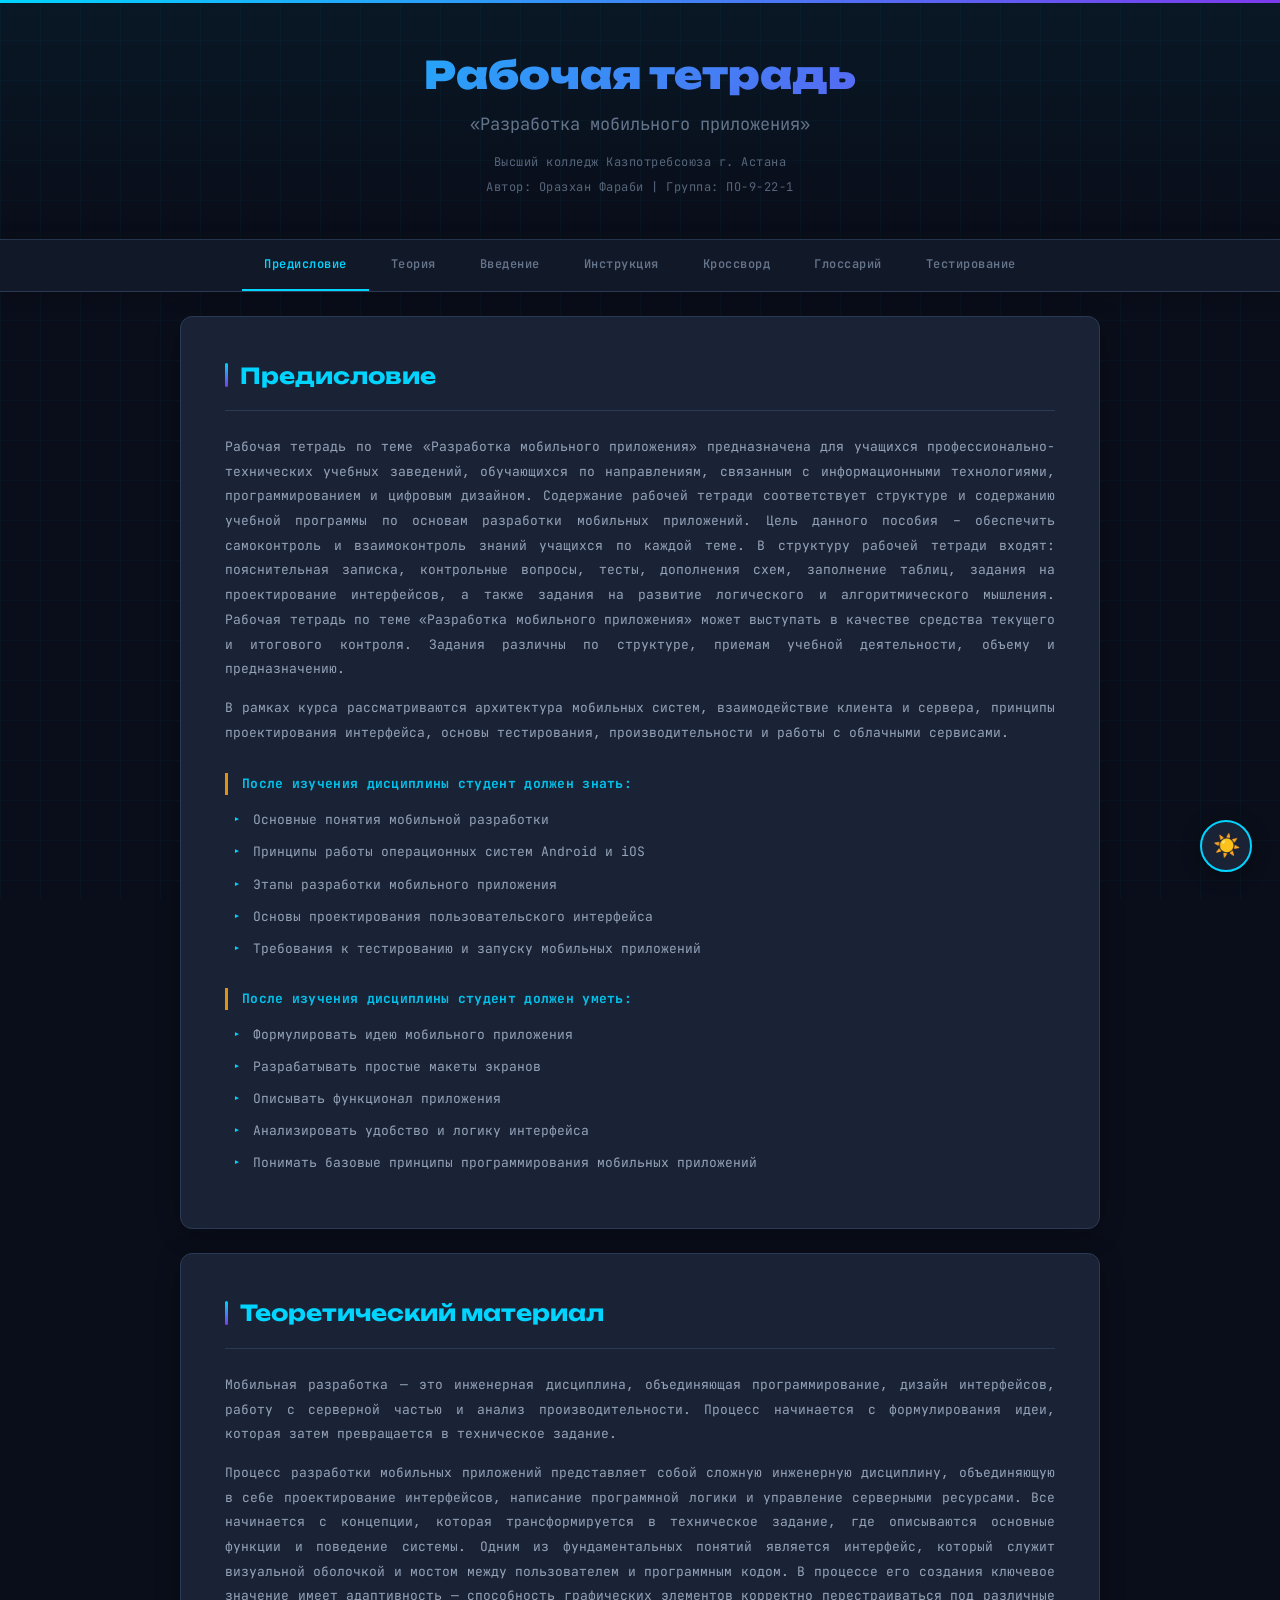
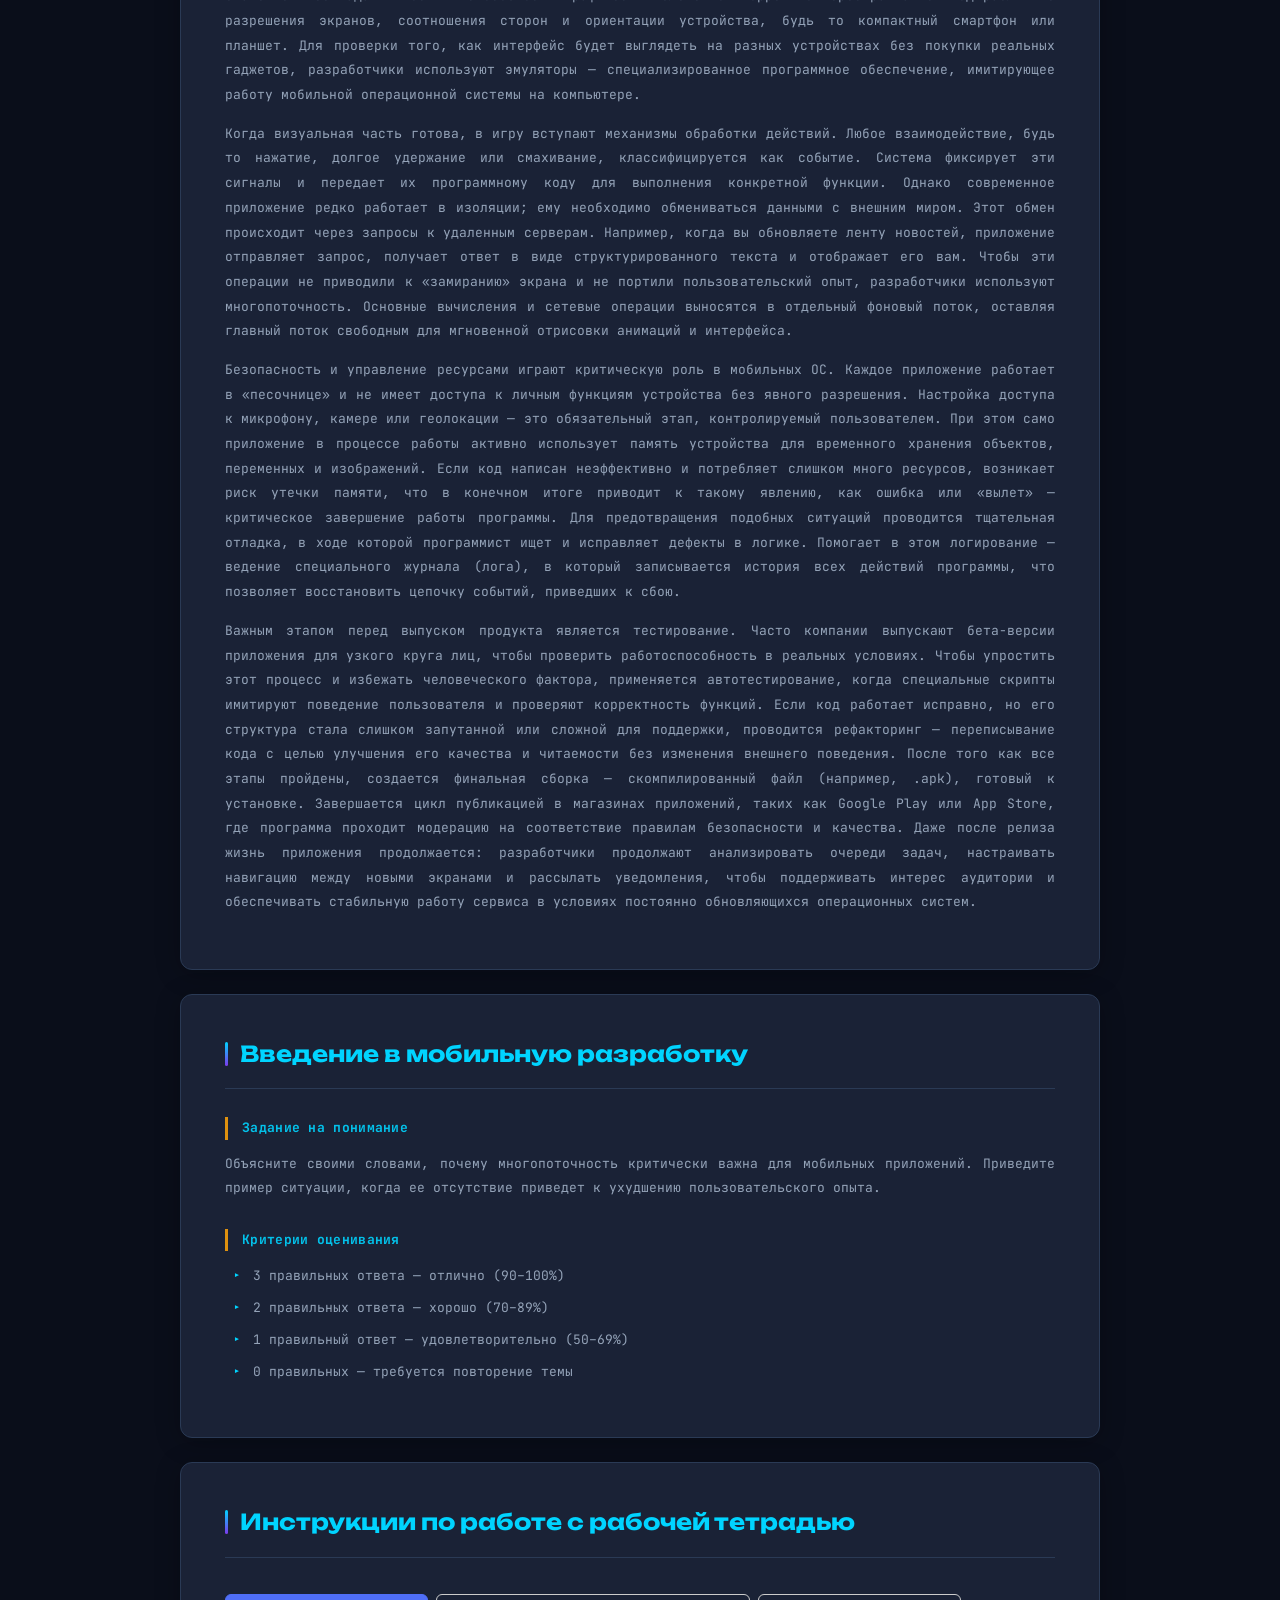
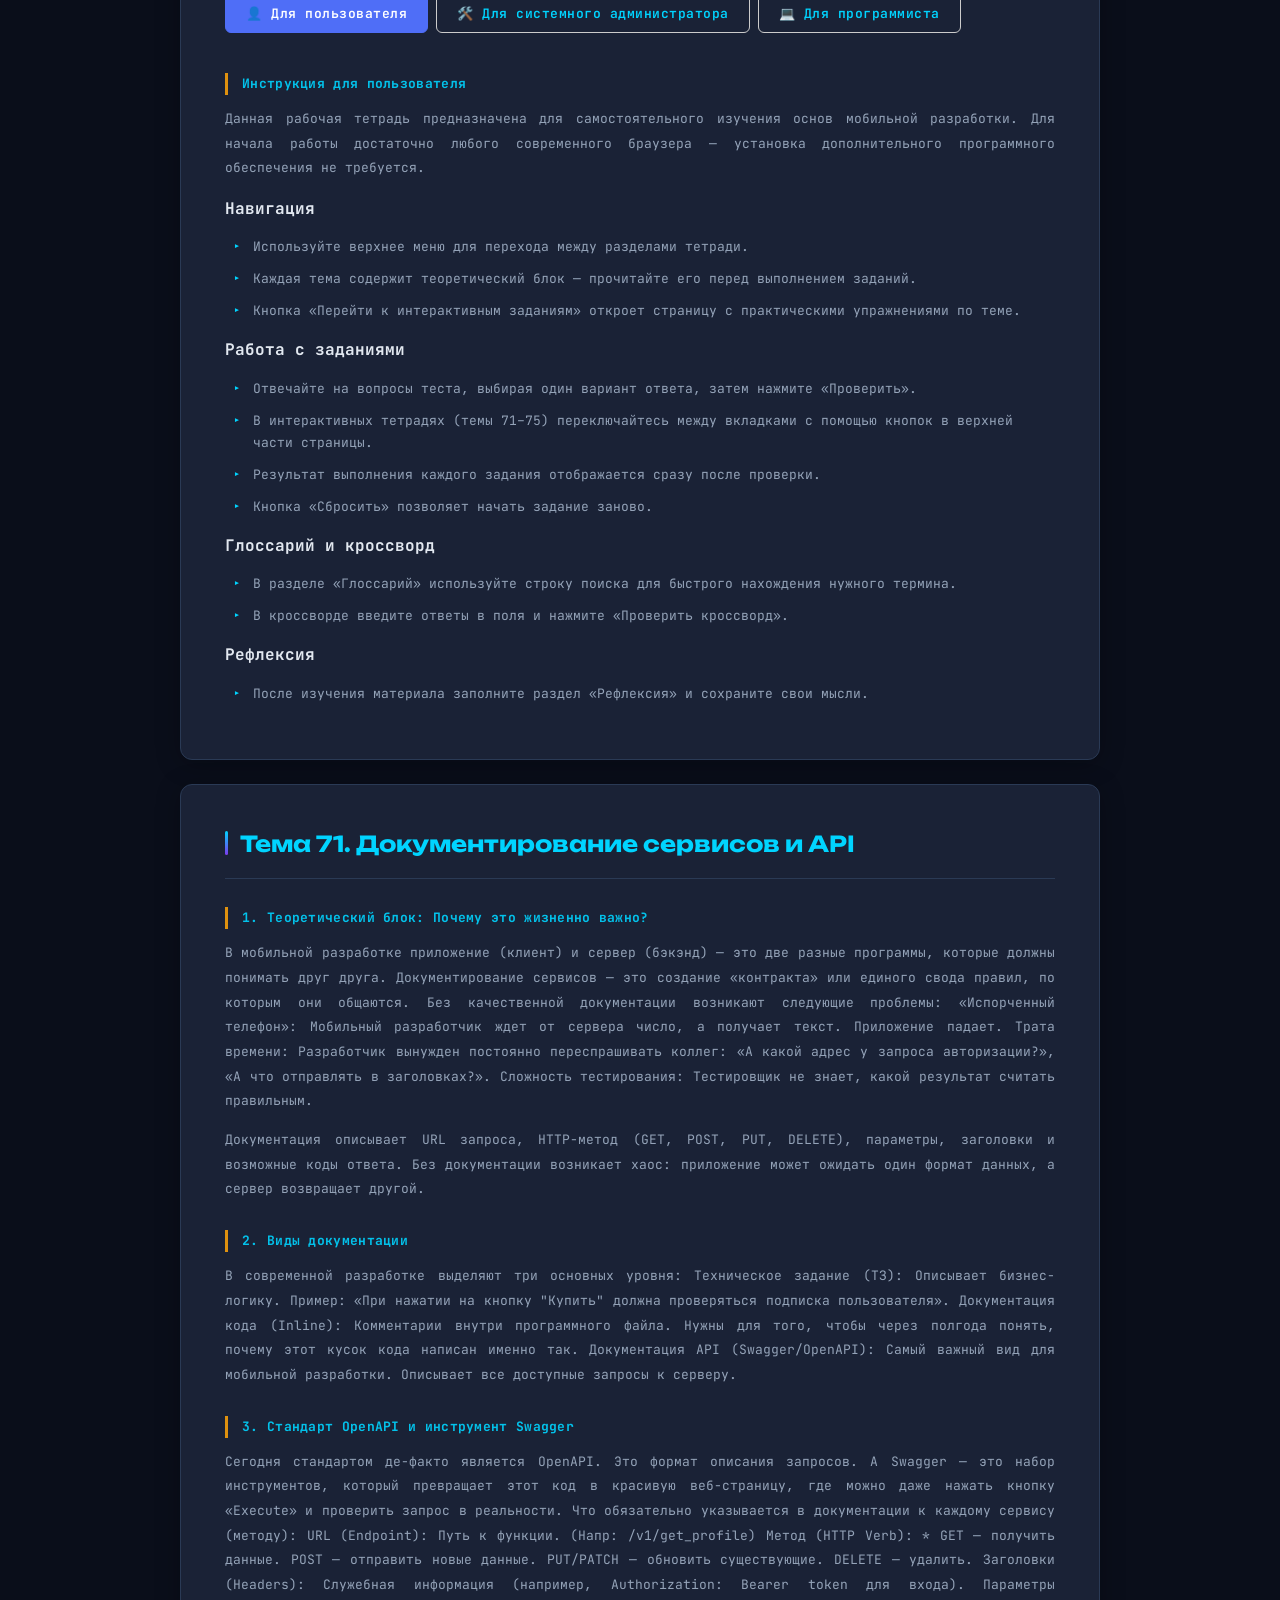
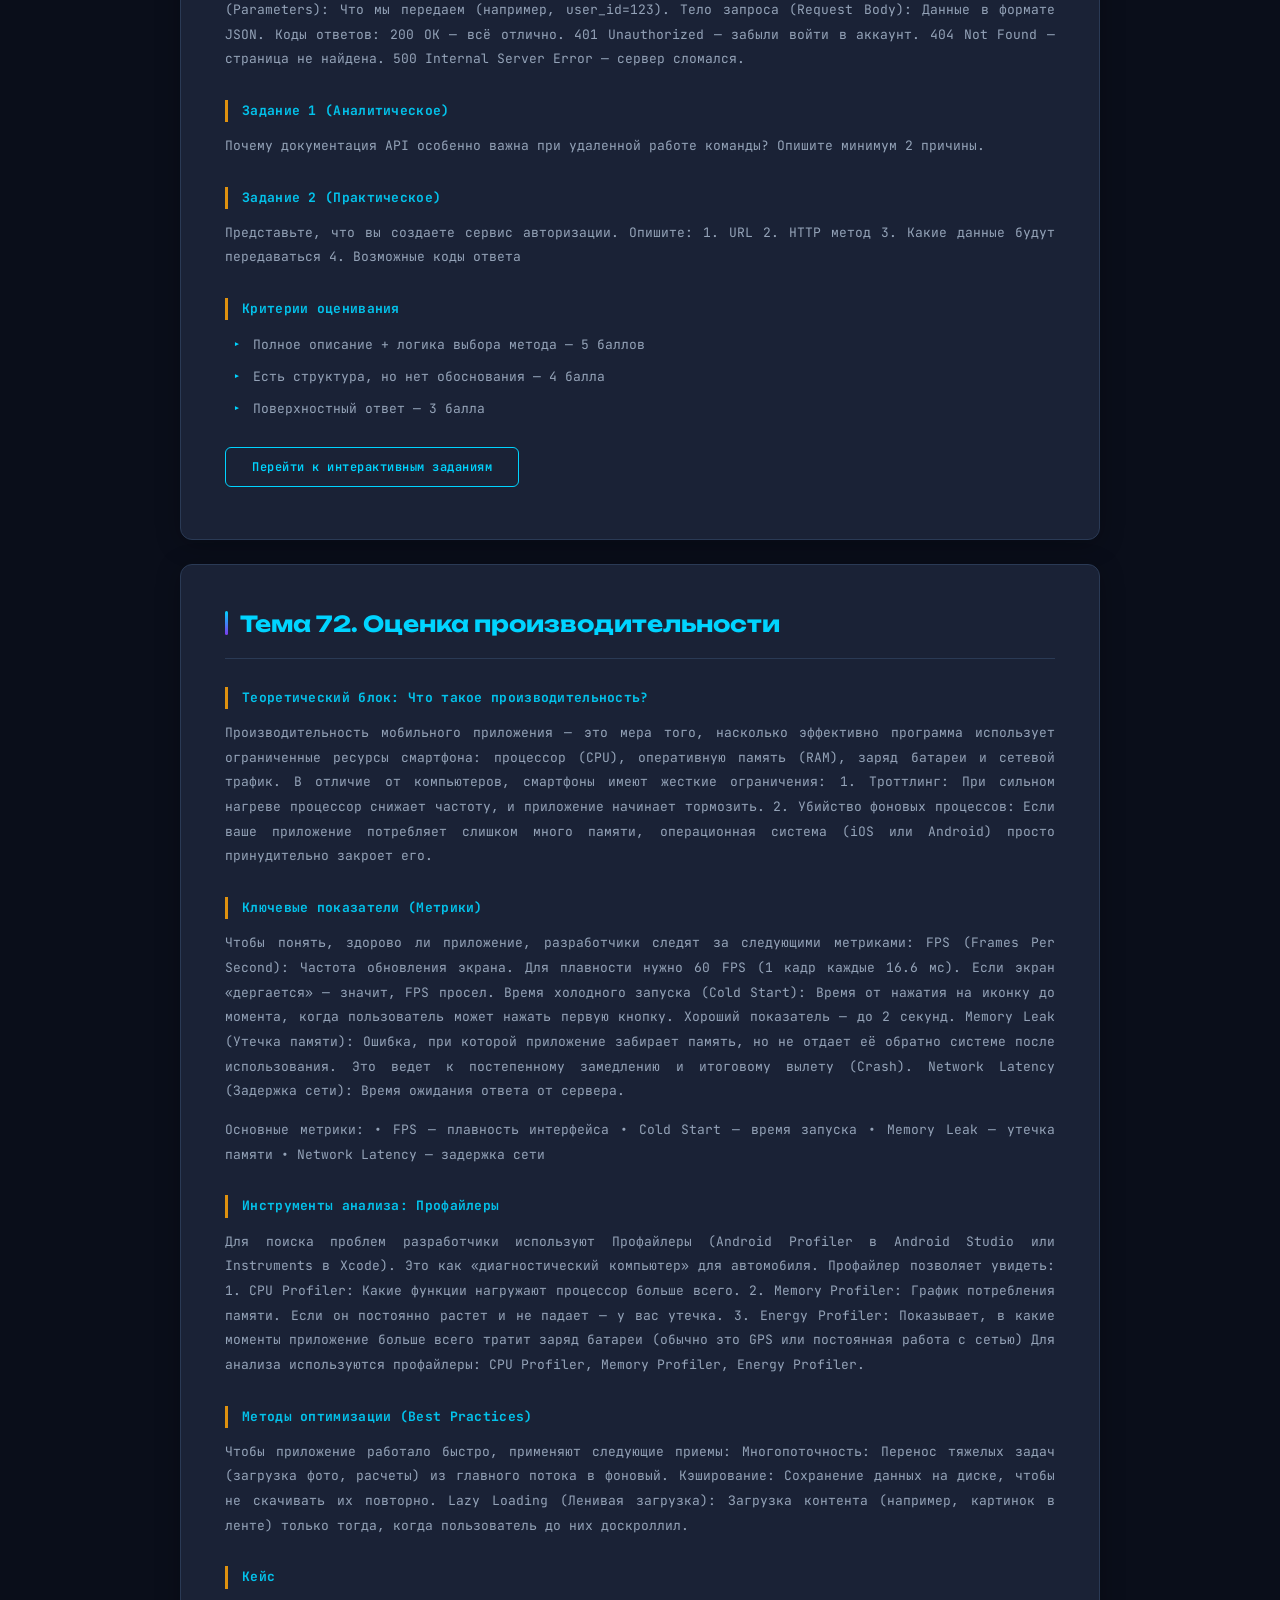
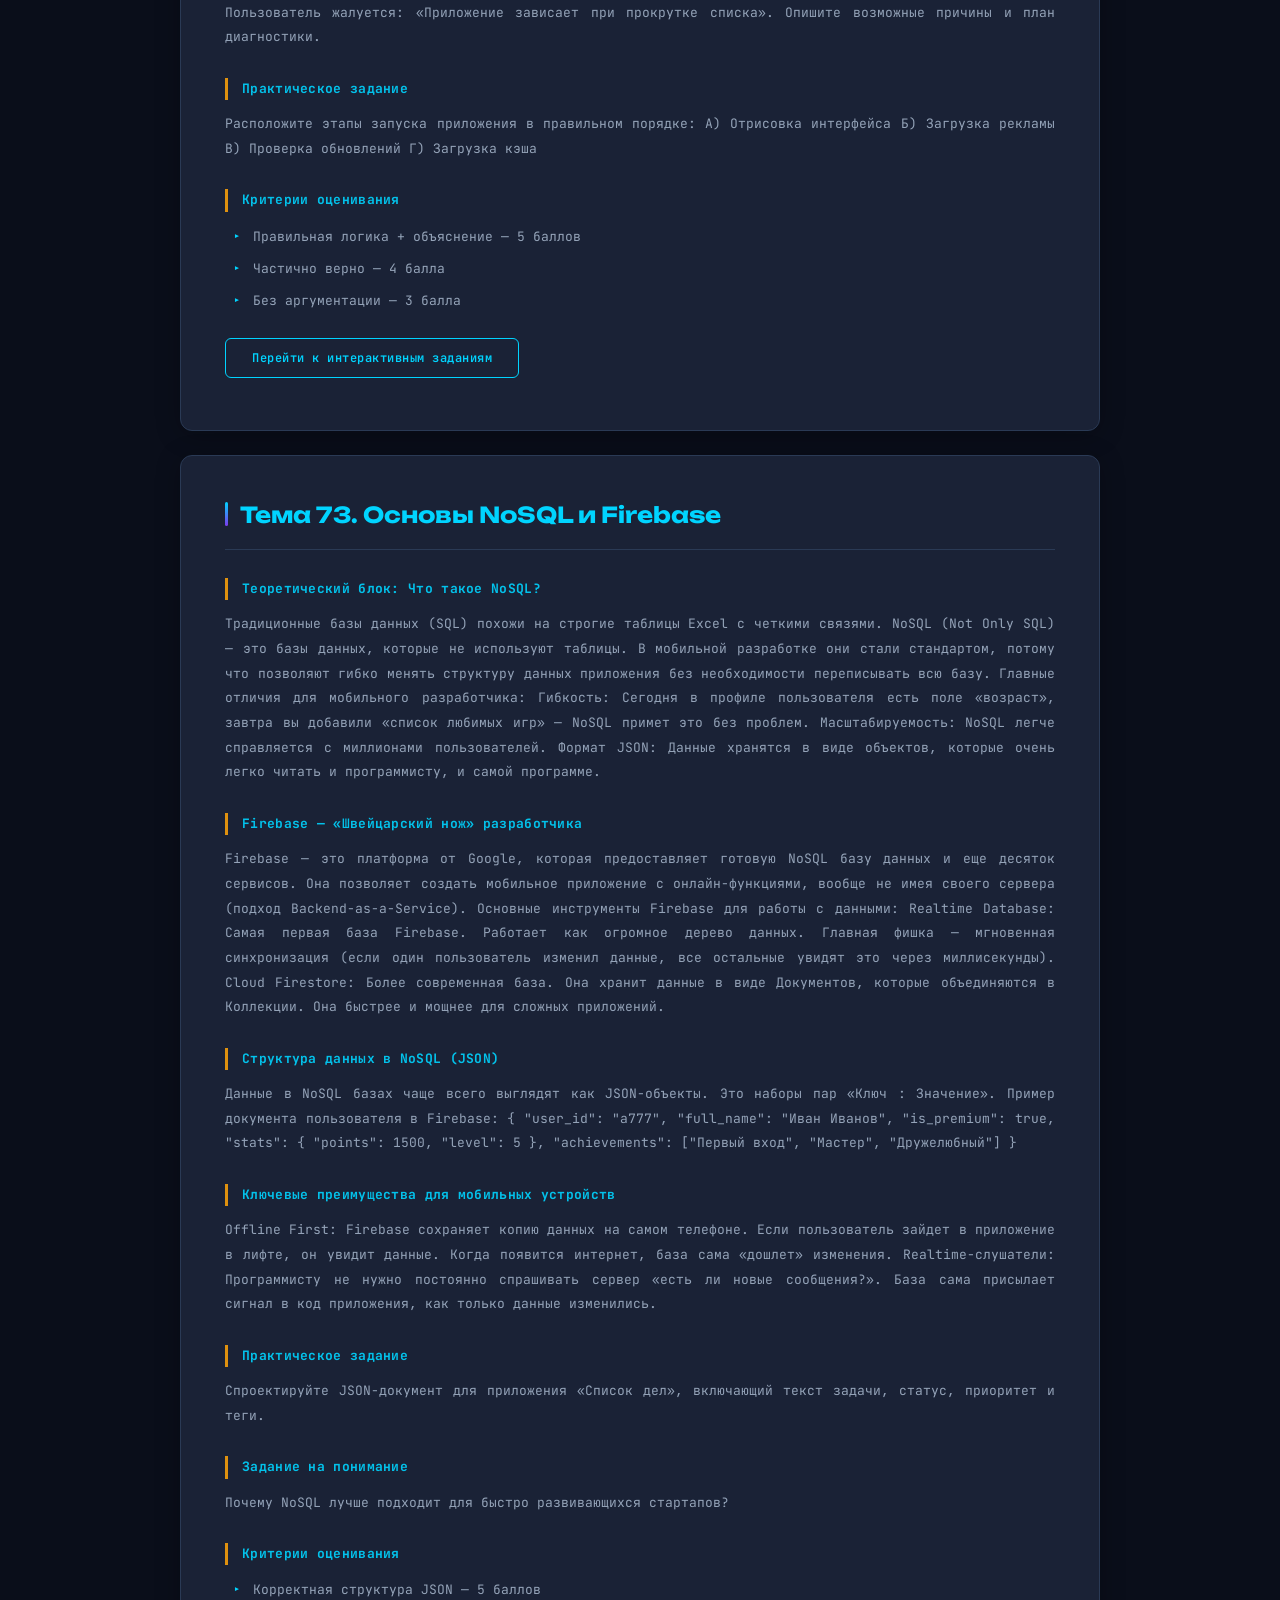
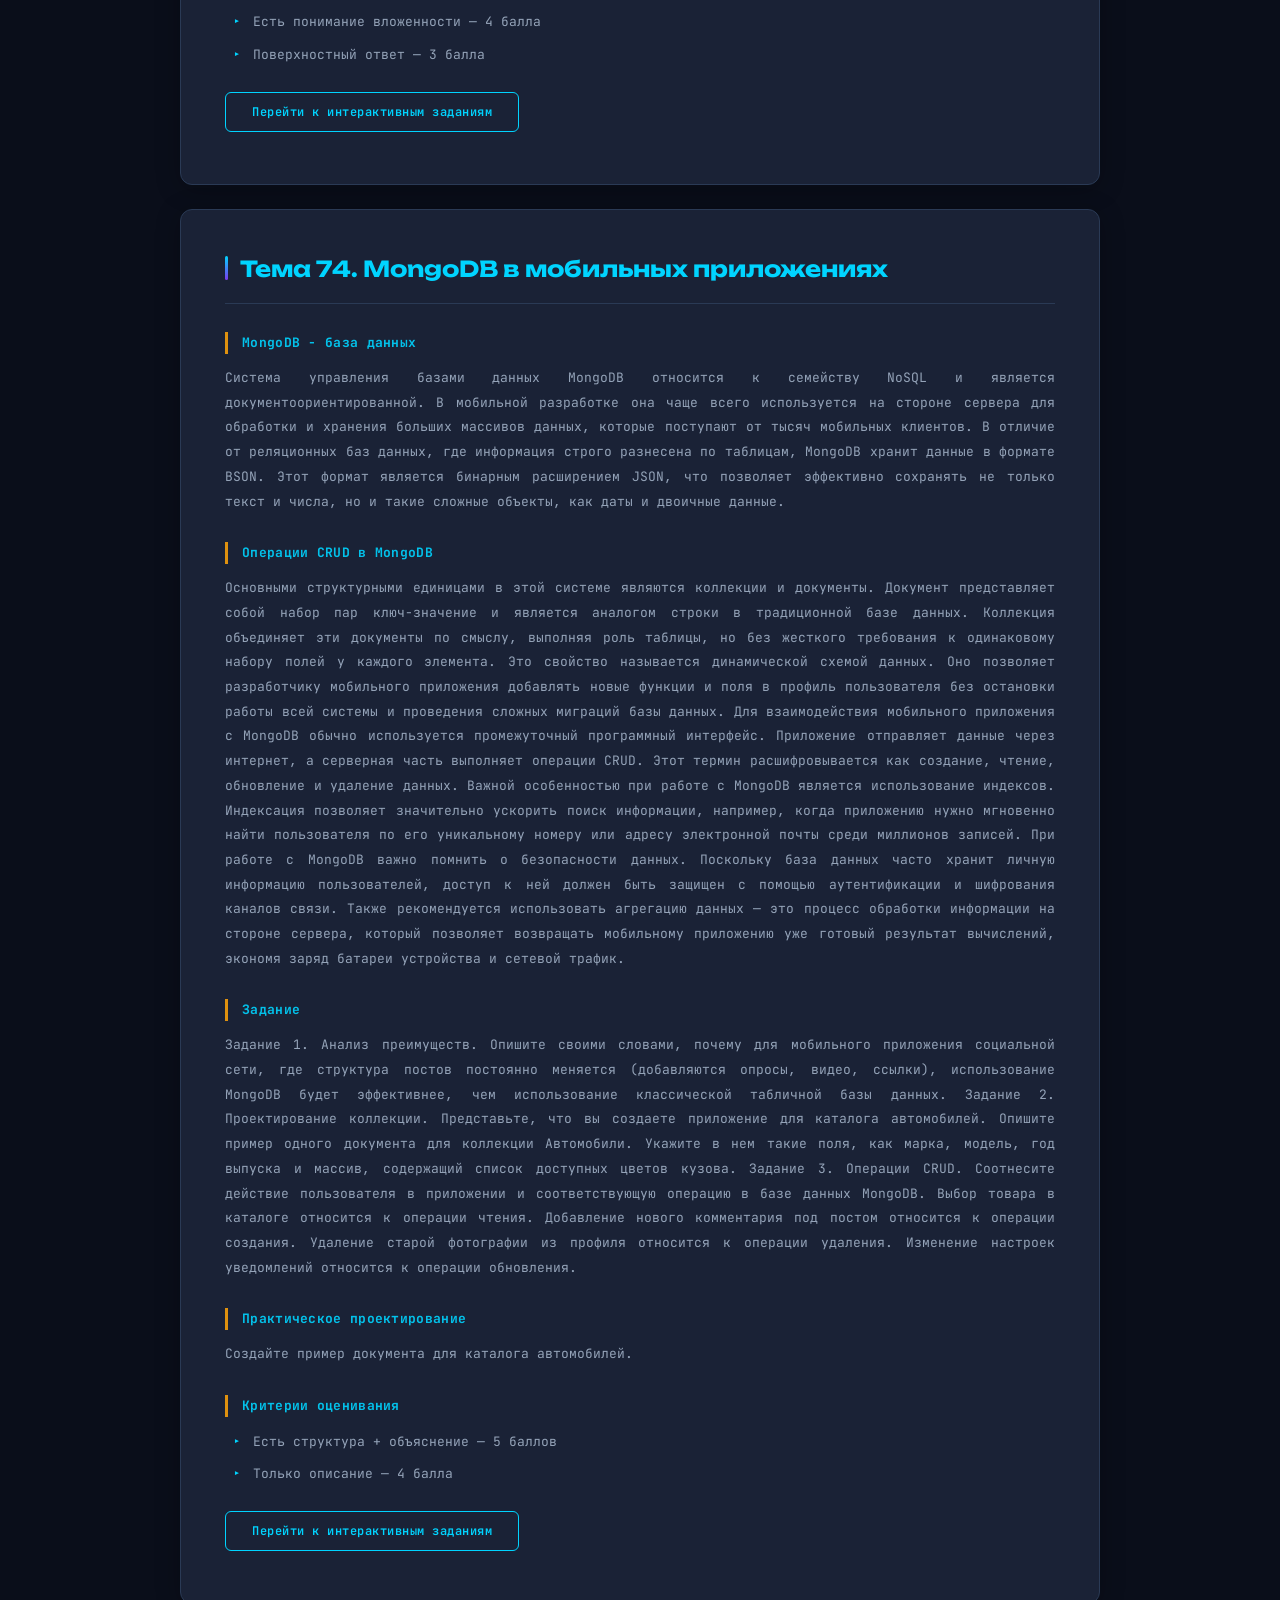
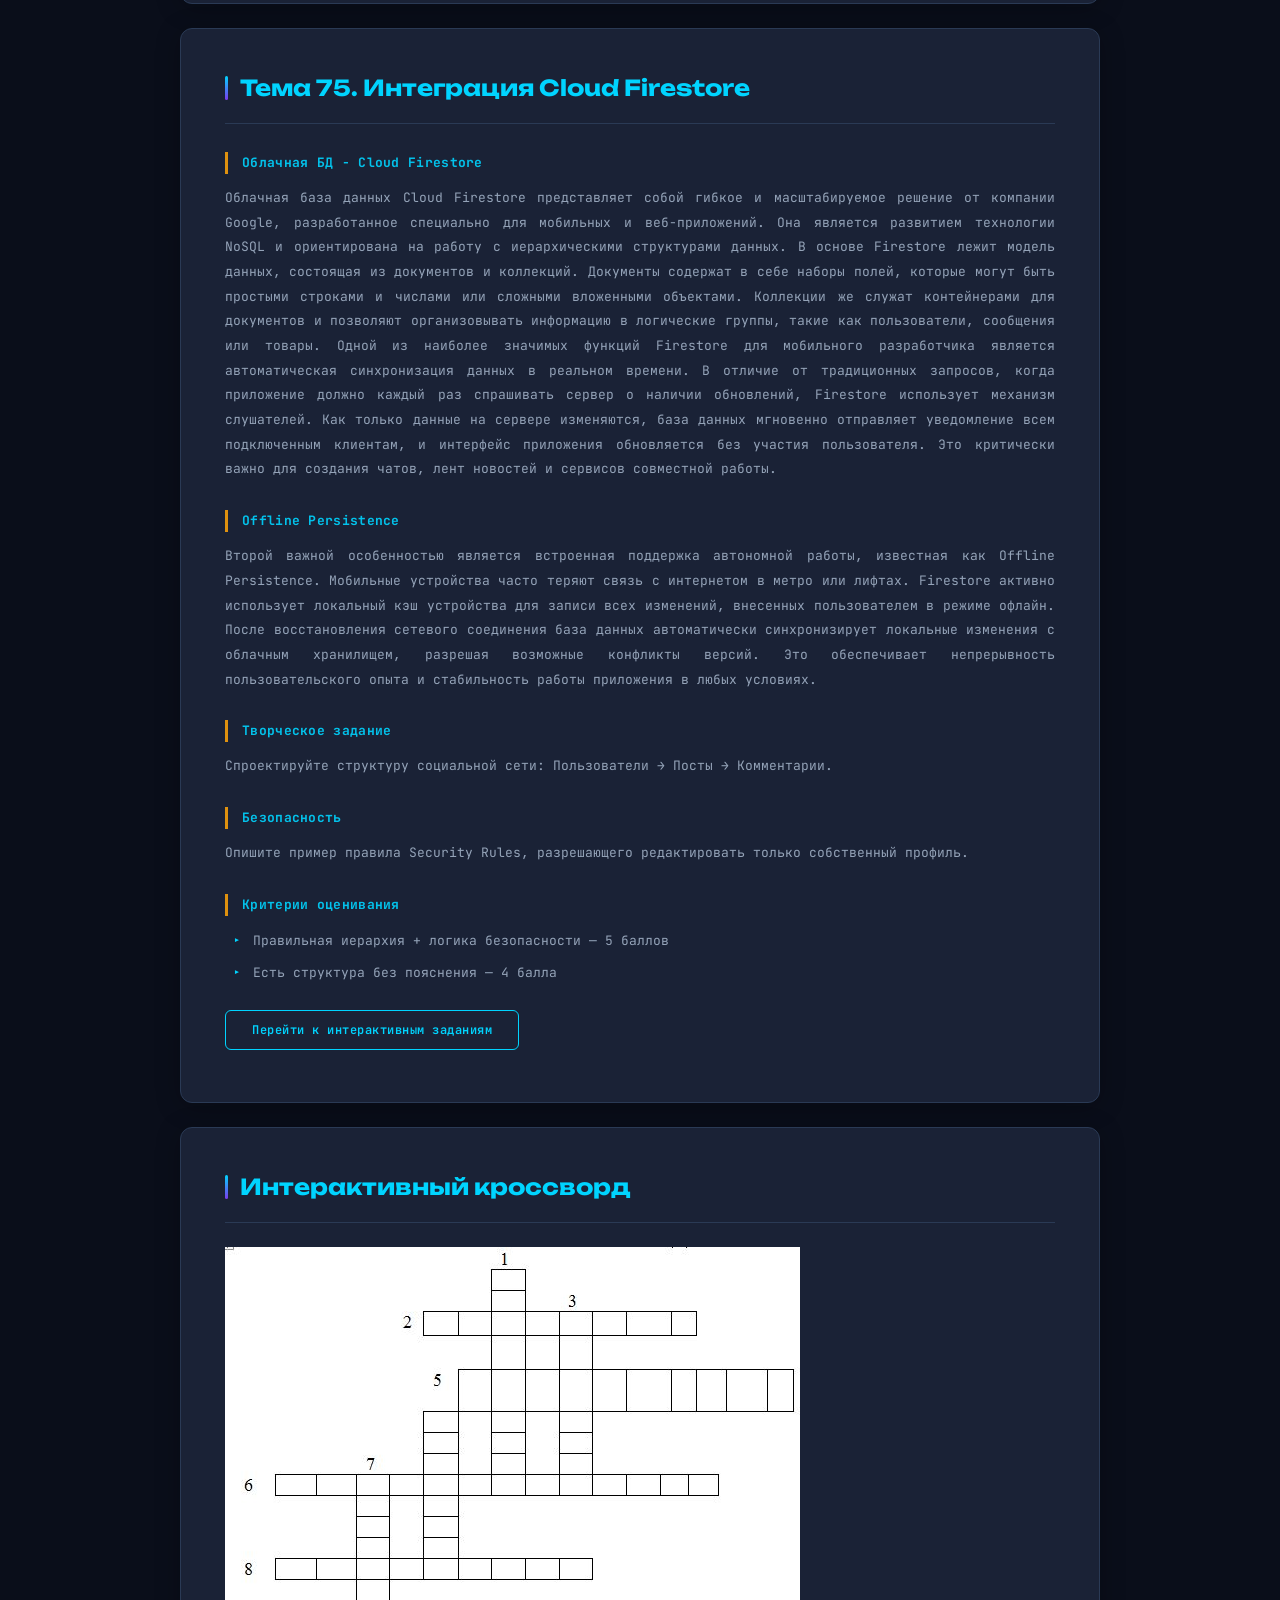
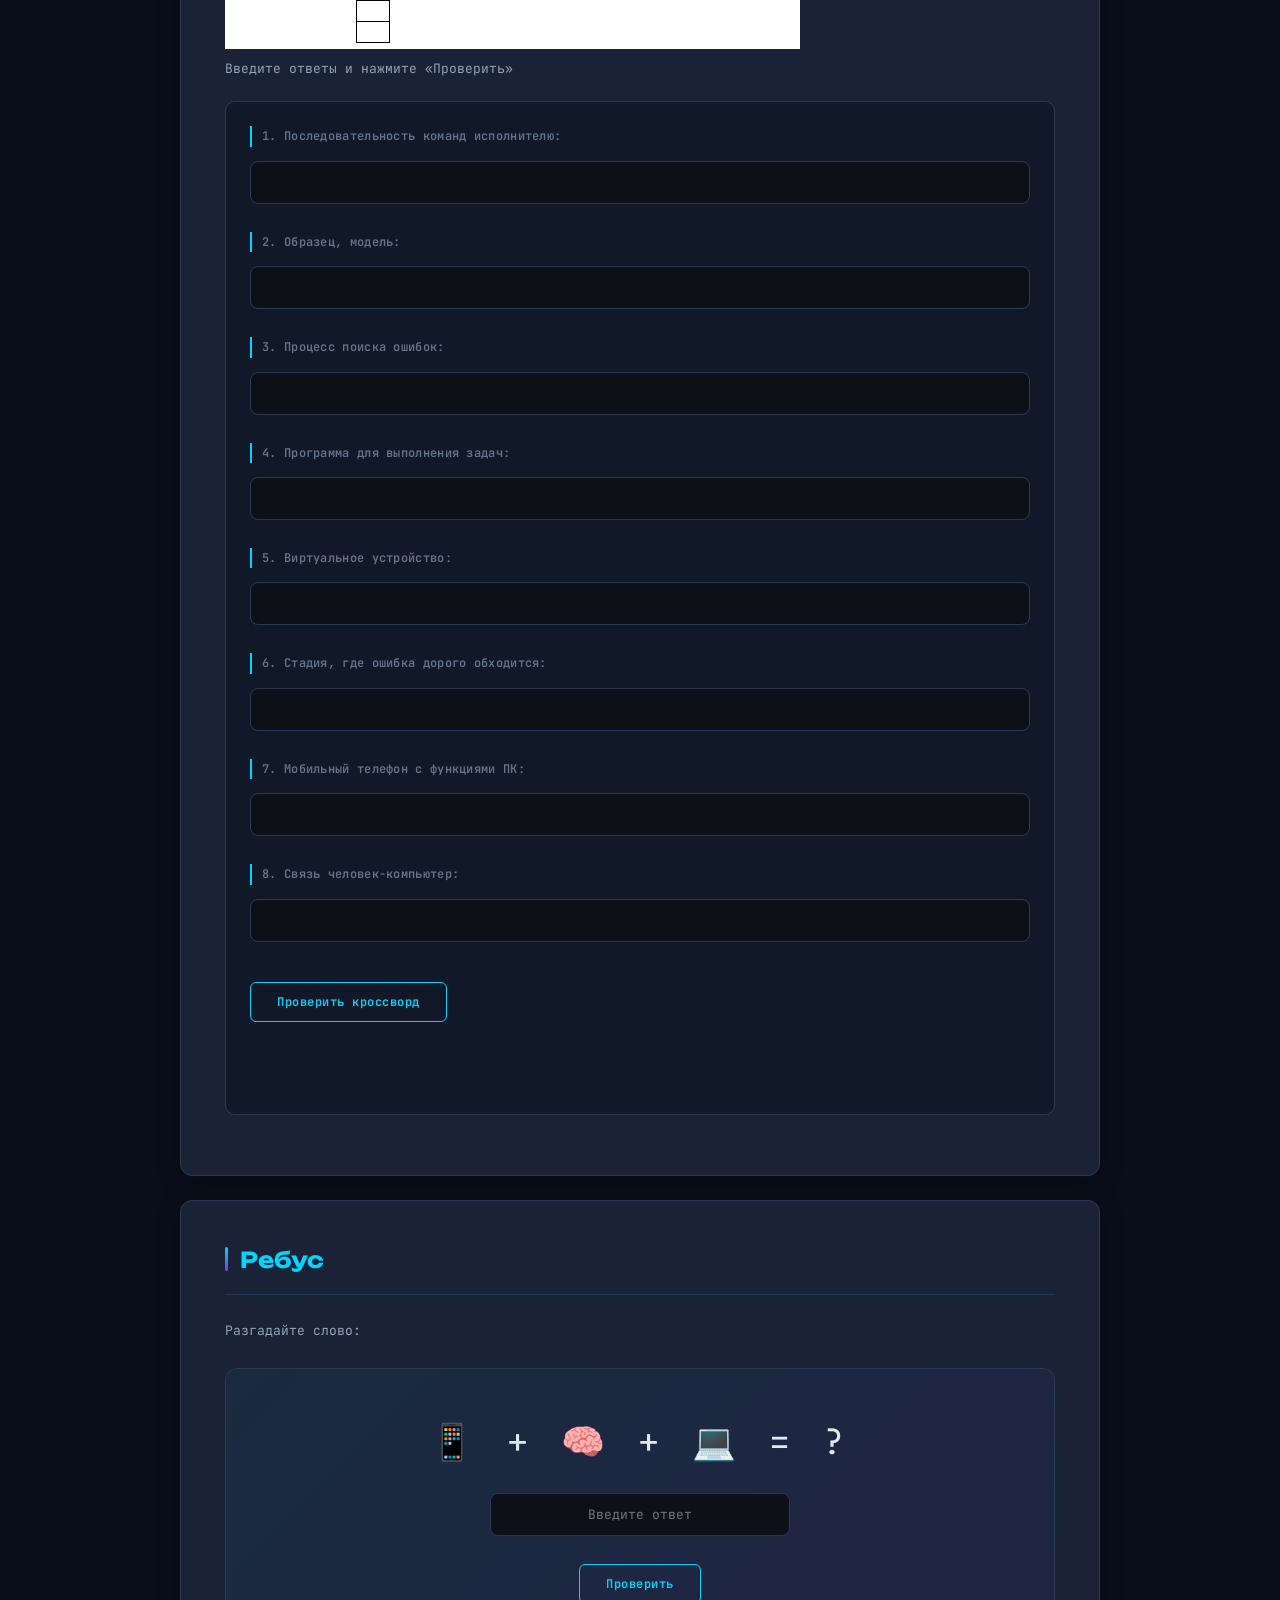
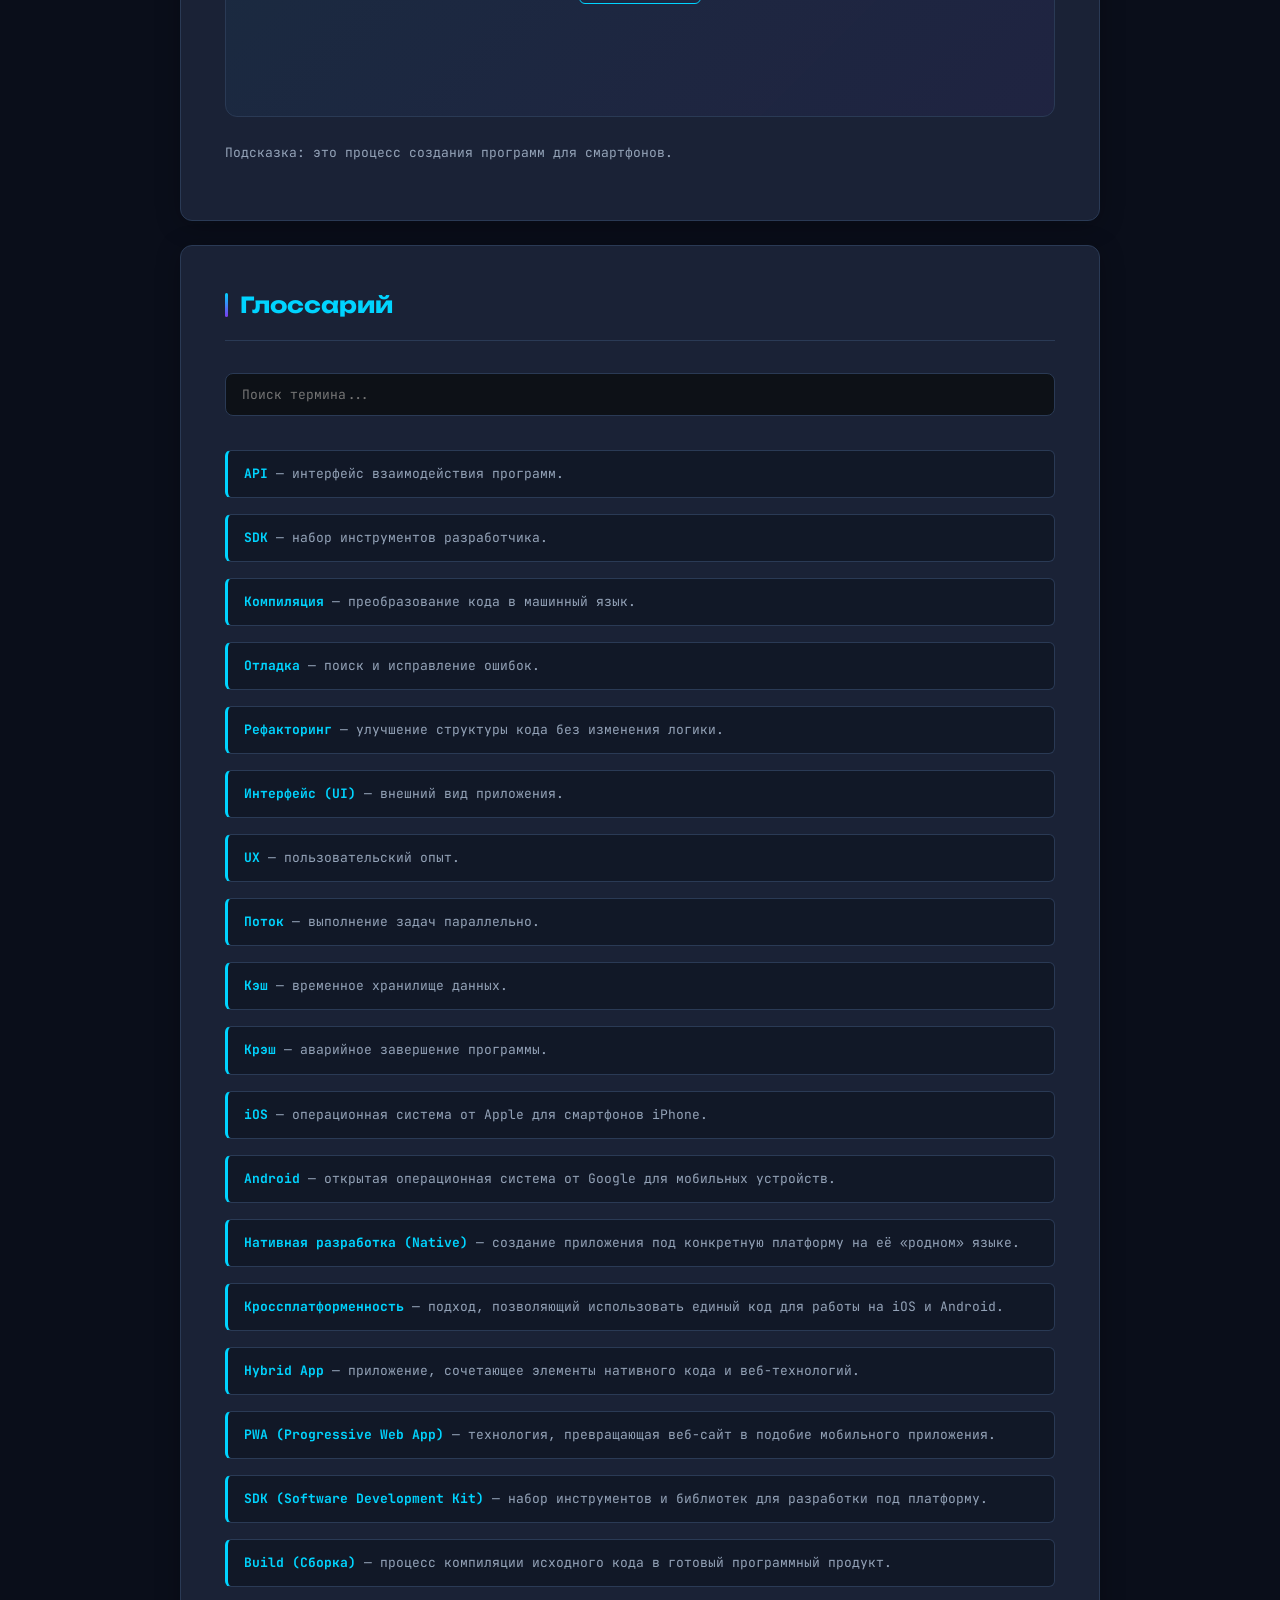
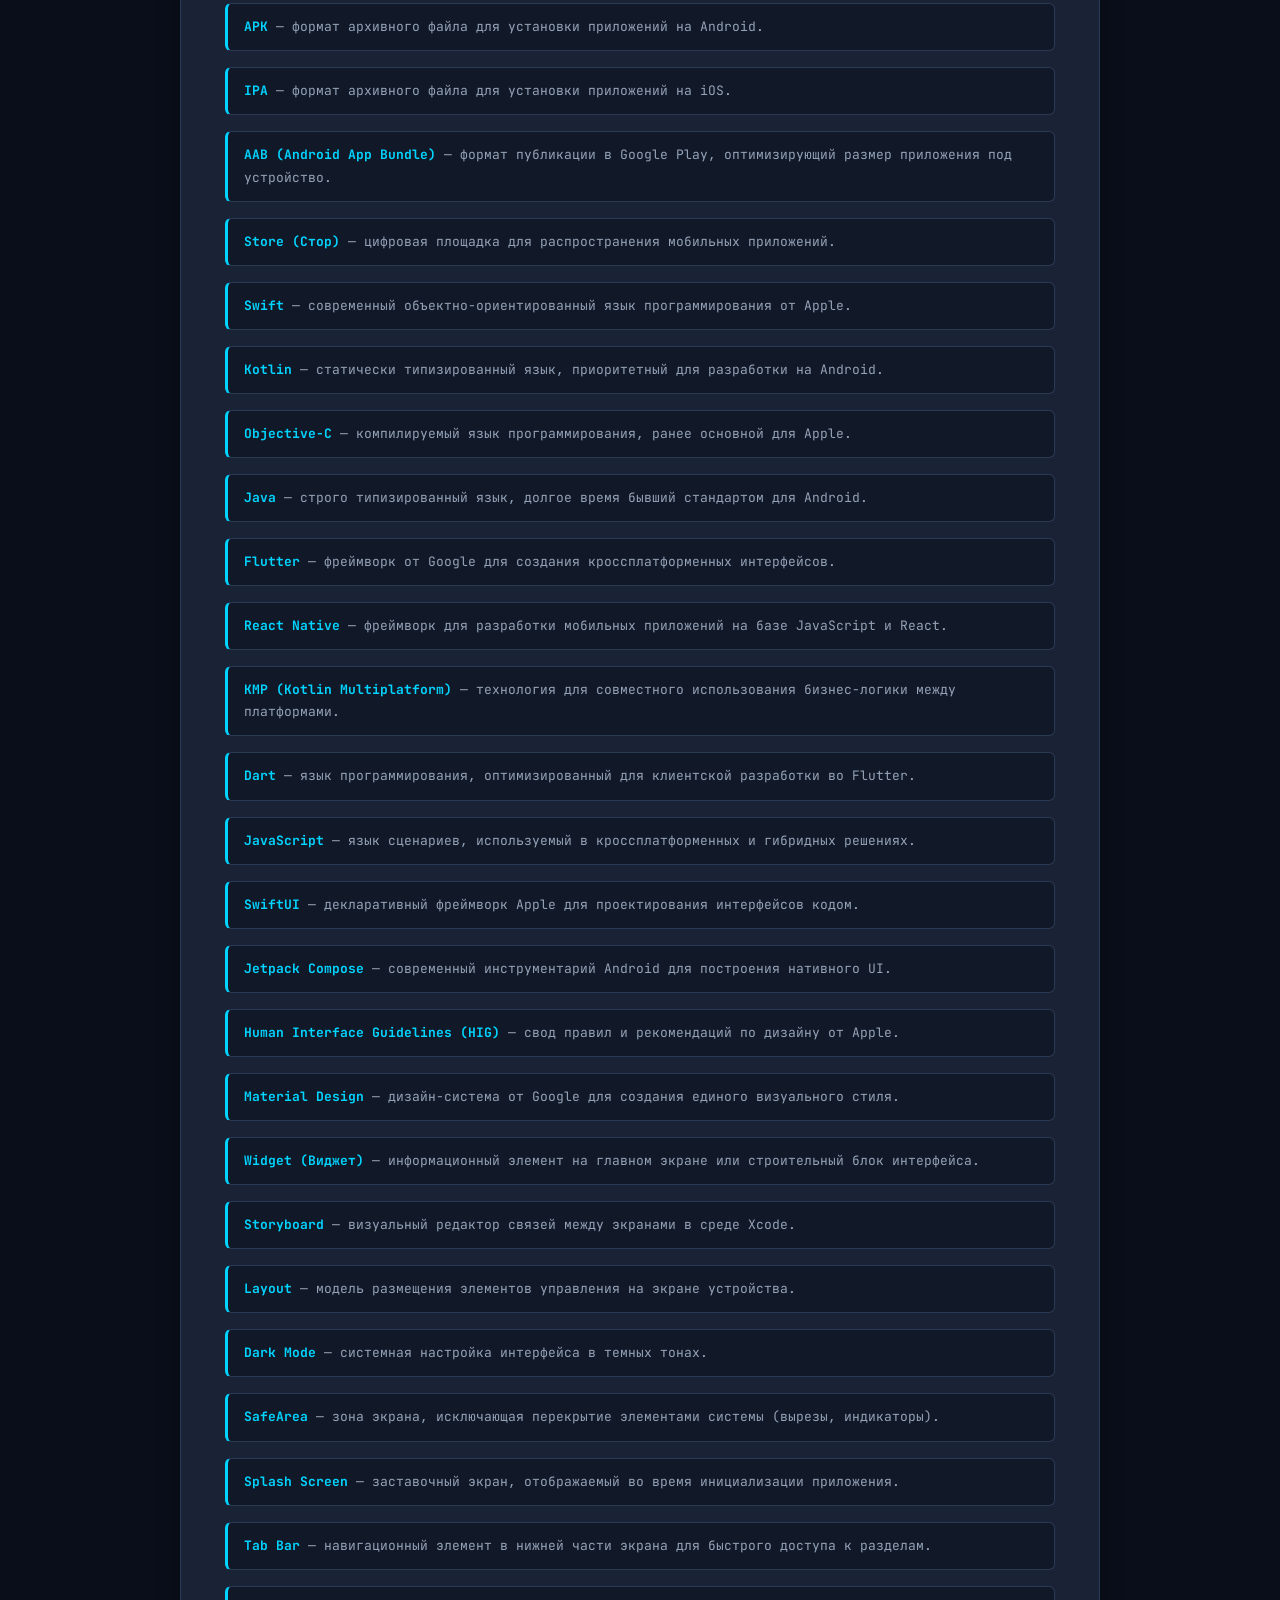
<file: index.html>
<!DOCTYPE html>
<html lang="ru">
<head>
    <meta charset="UTF-8">
    <title>Рабочая тетрадь — Мобильная разработка</title>
    <link rel="stylesheet" href="main.css">
</head>
<body>

<header>
    <h1>Рабочая тетрадь</h1>
    <h2>«Разработка мобильного приложения»</h2>
    <p>Высший колледж Казпотребсоюза г. Астана</p>
    <p>Автор: Оразхан Фараби | Группа: ПО-9-22-1</p>
</header>

<nav>
    <a href="#predislovie">Предисловие</a>
    <a href="#theory">Теория</a>
    <a href="#vvedenie">Введение</a>
    <a href="#instruction">Инструкция</a>
    <a href="#crossword">Кроссворд</a>
    <a href="#glossary">Глоссарий</a>
    <a href="#quizForm">Тестирование</a>
    


</nav>

<section id="predislovie">
    <h2>Предисловие</h2>
    <p>
        Рабочая тетрадь по теме «Разработка мобильного приложения» предназначена для учащихся профессионально-технических учебных заведений, обучающихся по направлениям, связанным с информационными технологиями, программированием и цифровым дизайном.
Содержание рабочей тетради соответствует структуре и содержанию учебной программы по основам разработки мобильных приложений.
Цель данного пособия – обеспечить самоконтроль и взаимоконтроль знаний учащихся по каждой теме.
В структуру рабочей тетради входят: пояснительная записка, контрольные вопросы, тесты, дополнения схем, заполнение таблиц, задания на проектирование интерфейсов, а также задания на развитие логического и алгоритмического мышления.
Рабочая тетрадь по теме «Разработка мобильного приложения» может выступать в качестве средства текущего и итогового контроля. Задания различны по структуре, приемам учебной деятельности, объему и предназначению.
    </p>

    <p>
        В рамках курса рассматриваются архитектура мобильных систем,
        взаимодействие клиента и сервера, принципы проектирования интерфейса,
        основы тестирования, производительности и работы с облачными сервисами.
    </p>

    <h3>После изучения дисциплины студент должен знать:</h3>
    <ul>
        <li>Основные понятия мобильной разработки</li>
        <li>Принципы работы операционных систем Android и iOS</li>
        <li>Этапы разработки мобильного приложения</li>
        <li>Основы проектирования пользовательского интерфейса</li>
        <li>Требования к тестированию и запуску мобильных приложений</li>
    </ul>
    <h3>После изучения дисциплины студент должен уметь:</h3>
    <ul>
        <li>Формулировать идею мобильного приложения</li>
        <li>Разрабатывать простые макеты экранов</li>
        <li>Описывать функционал приложения</li>
        <li>Анализировать удобство и логику интерфейса</li>
        <li>Понимать базовые принципы программирования мобильных приложений</li>
    </ul>
</section>

<section id="theory">
    <h2>Теоретический материал</h2>

    <p>
        Мобильная разработка — это инженерная дисциплина, объединяющая
        программирование, дизайн интерфейсов, работу с серверной частью
        и анализ производительности. Процесс начинается с формулирования идеи,
        которая затем превращается в техническое задание.
    </p>

    <p>
        Процесс разработки мобильных приложений представляет собой сложную инженерную дисциплину, объединяющую в себе проектирование интерфейсов, написание программной логики и управление серверными ресурсами. Все начинается с концепции, которая трансформируется в техническое задание, где описываются основные функции и поведение системы. Одним из фундаментальных понятий является интерфейс, который служит визуальной оболочкой и мостом между пользователем и программным кодом. В процессе его создания ключевое значение имеет адаптивность — способность графических элементов корректно перестраиваться под различные разрешения экранов, соотношения сторон и ориентации устройства, будь то компактный смартфон или планшет. Для проверки того, как интерфейс будет выглядеть на разных устройствах без покупки реальных гаджетов, разработчики используют эмуляторы — специализированное программное обеспечение, имитирующее работу мобильной операционной системы на компьютере.
    </p>

    <p>
        Когда визуальная часть готова, в игру вступают механизмы обработки действий. Любое взаимодействие, будь то нажатие, долгое удержание или смахивание, классифицируется как событие. Система фиксирует эти сигналы и передает их программному коду для выполнения конкретной функции. Однако современное приложение редко работает в изоляции; ему необходимо обмениваться данными с внешним миром. Этот обмен происходит через запросы к удаленным серверам. Например, когда вы обновляете ленту новостей, приложение отправляет запрос, получает ответ в виде структурированного текста и отображает его вам. Чтобы эти операции не приводили к «замиранию» экрана и не портили пользовательский опыт, разработчики используют многопоточность. Основные вычисления и сетевые операции выносятся в отдельный фоновый поток, оставляя главный поток свободным для мгновенной отрисовки анимаций и интерфейса.
    </p>

    <p>
        Безопасность и управление ресурсами играют критическую роль в мобильных ОС. Каждое приложение работает в «песочнице» и не имеет доступа к личным функциям устройства без явного разрешения. Настройка доступа к микрофону, камере или геолокации — это обязательный этап, контролируемый пользователем. При этом само приложение в процессе работы активно использует память устройства для временного хранения объектов, переменных и изображений. Если код написан неэффективно и потребляет слишком много ресурсов, возникает риск утечки памяти, что в конечном итоге приводит к такому явлению, как ошибка или «вылет» — критическое завершение работы программы. Для предотвращения подобных ситуаций проводится тщательная отладка, в ходе которой программист ищет и исправляет дефекты в логике. Помогает в этом логирование — ведение специального журнала (лога), в который записывается история всех действий программы, что позволяет восстановить цепочку событий, приведших к сбою.
    </p>

    <p>
        Важным этапом перед выпуском продукта является тестирование. Часто компании выпускают бета-версии приложения для узкого круга лиц, чтобы проверить работоспособность в реальных условиях. Чтобы упростить этот процесс и избежать человеческого фактора, применяется автотестирование, когда специальные скрипты имитируют поведение пользователя и проверяют корректность функций. Если код работает исправно, но его структура стала слишком запутанной или сложной для поддержки, проводится рефакторинг — переписывание кода с целью улучшения его качества и читаемости без изменения внешнего поведения. После того как все этапы пройдены, создается финальная сборка — скомпилированный файл (например, .apk), готовый к установке. Завершается цикл публикацией в магазинах приложений, таких как Google Play или App Store, где программа проходит модерацию на соответствие правилам безопасности и качества. Даже после релиза жизнь приложения продолжается: разработчики продолжают анализировать очереди задач, настраивать навигацию между новыми экранами и рассылать уведомления, чтобы поддерживать интерес аудитории и обеспечивать стабильную работу сервиса в условиях постоянно обновляющихся операционных систем.
    </p>
</section>

<section id="vvedenie">
    <h2>Введение в мобильную разработку</h2>

    

    <h3>Задание на понимание</h3>
    <p>
        Объясните своими словами, почему многопоточность критически важна
        для мобильных приложений. Приведите пример ситуации, когда ее
        отсутствие приведет к ухудшению пользовательского опыта.
    </p>

    <h3>Критерии оценивания</h3>
    <ul>
        <li>3 правильных ответа — отлично (90–100%)</li>
        <li>2 правильных ответа — хорошо (70–89%)</li>
        <li>1 правильный ответ — удовлетворительно (50–69%)</li>
        <li>0 правильных — требуется повторение темы</li>
    </ul>
</section>

<section id="instruction">
    <h2>Инструкции по работе с рабочей тетрадью</h2>

    <!-- ВКЛАДКИ -->
    <div class="instr-tabs">
        <button class="instr-tab active" onclick="showInstr('user', this)">👤 Для пользователя</button>
        <button class="instr-tab" onclick="showInstr('admin', this)">🛠️ Для системного администратора</button>
        <button class="instr-tab" onclick="showInstr('dev', this)">💻 Для программиста</button>
    </div>

    <!-- ПОЛЬЗОВАТЕЛЬ -->
    <div class="instr-panel active" id="instr-user">
        <h3>Инструкция для пользователя</h3>
        <p>Данная рабочая тетрадь предназначена для самостоятельного изучения основ мобильной разработки. Для начала работы достаточно любого современного браузера — установка дополнительного программного обеспечения не требуется.</p>

        <h4>Навигация</h4>
        <ul>
            <li>Используйте верхнее меню для перехода между разделами тетради.</li>
            <li>Каждая тема содержит теоретический блок — прочитайте его перед выполнением заданий.</li>
            <li>Кнопка «Перейти к интерактивным заданиям» откроет страницу с практическими упражнениями по теме.</li>
        </ul>

        <h4>Работа с заданиями</h4>
        <ul>
            <li>Отвечайте на вопросы теста, выбирая один вариант ответа, затем нажмите «Проверить».</li>
            <li>В интерактивных тетрадях (темы 71–75) переключайтесь между вкладками с помощью кнопок в верхней части страницы.</li>
            <li>Результат выполнения каждого задания отображается сразу после проверки.</li>
            <li>Кнопка «Сбросить» позволяет начать задание заново.</li>
        </ul>

        <h4>Глоссарий и кроссворд</h4>
        <ul>
            <li>В разделе «Глоссарий» используйте строку поиска для быстрого нахождения нужного термина.</li>
            <li>В кроссворде введите ответы в поля и нажмите «Проверить кроссворд».</li>
        </ul>

        <h4>Рефлексия</h4>
        <ul>
            <li>После изучения материала заполните раздел «Рефлексия» и сохраните свои мысли.</li>
        </ul>
    </div>

    <!-- СИСТЕМНЫЙ АДМИНИСТРАТОР -->
    <div class="instr-panel" id="instr-admin">
        <h3>Инструкция для системного администратора</h3>
        <p>Данный раздел описывает требования к окружению и порядок развёртывания рабочей тетради на учебном сервере или локальной машине.</p>

        <h4>Системные требования</h4>
        <ul>
            <li>Любой современный веб-сервер (Apache, Nginx) или режим локального открытия через браузер.</li>
            <li>Браузер: Google Chrome 110+, Mozilla Firefox 110+, Microsoft Edge 110+ или Safari 16+.</li>
            <li>Подключение к интернету — требуется для загрузки шрифтов Google Fonts.</li>
            <li>JavaScript должен быть включён в браузере.</li>
        </ul>

        <h4>Структура файлов</h4>
        <ul>
            <li><b>index.html</b> — главная страница рабочей тетради.</li>
            <li><b>main.css</b> — файл стилей, определяющий оформление всех страниц.</li>
            <li><b>main.js</b> — скрипт с логикой кроссворда, теста, глоссария и рефлексии.</li>
            <li><b>tema/</b> — папка с интерактивными страницами по темам 71–75.</li>
            <li><b>crossword.JPG</b> — изображение кроссворда.</li>
        </ul>

        <h4>Развёртывание</h4>
        <ul>
            <li>Скопируйте все файлы проекта в корневую директорию веб-сервера или в выбранную папку.</li>
            <li>Убедитесь, что относительные пути к файлам сохранены (папка <b>tema/</b> должна находиться рядом с <b>index.html</b>).</li>
            <li>Для локального открытия без сервера достаточно открыть <b>index.html</b> в браузере двойным нажатием.</li>
            <li>Для работы в локальной сети разместите файлы на сервере и передайте учащимся IP-адрес или доменное имя.</li>
        </ul>

        <h4>Возможные проблемы</h4>
        <ul>
            <li><b>Не загружаются шрифты</b> — проверьте наличие интернет-соединения; шрифты подключаются с Google Fonts.</li>
            <li><b>Не работает JavaScript</b> — проверьте настройки браузера, убедитесь что скрипты не заблокированы.</li>
            <li><b>Не открываются темы 71–75</b> — проверьте наличие папки <b>tema/</b> и файлов внутри неё.</li>
        </ul>
    </div>

    <!-- ПРОГРАММИСТ -->
    <div class="instr-panel" id="instr-dev">
        <h3>Инструкция для программиста</h3>
        <p>Данный раздел содержит техническое описание проекта для разработчиков, которые будут поддерживать или расширять функциональность рабочей тетради.</p>

        <h4>Технологический стек</h4>
        <ul>
            <li>Чистый HTML5, CSS3, Vanilla JavaScript — без фреймворков и сборщиков.</li>
            <li>Шрифты: Google Fonts (JetBrains Mono, Unbounded).</li>
            <li>Никаких внешних зависимостей и npm-пакетов — проект открывается напрямую в браузере.</li>
        </ul>

        <h4>Архитектура проекта</h4>
        <ul>
            <li><b>index.html</b> — структура главной страницы, все секции в одном файле.</li>
            <li><b>main.css</b> — глобальные стили; CSS-переменные для тем оформления.</li>
            <li><b>main.js</b> — функции: <code>checkQuiz()</code>, <code>checkCrossword()</code>, <code>filterGlossary()</code>, <code>saveReflection()</code>.</li>
            <li><b>tema/tema2.html … tema5.html</b> — самостоятельные страницы с интерактивными заданиями; каждая содержит встроенные CSS и JS.</li>
        </ul>

        <h4>Добавление новой темы</h4>
        <ul>
            <li>Создайте файл <code>tema/temaN.html</code> по образцу существующих файлов.</li>
            <li>Добавьте в <b>index.html</b> новый блок <code>&lt;section id="temaN"&gt;</code> с теорией и заданиями.</li>
            <li>Добавьте ссылку в <code>&lt;nav&gt;</code> при необходимости.</li>
            <li>Кнопку «Перейти к интерактивным заданиям» оберните в тег <code>&lt;a href="tema/temaN.html"&gt;</code>.</li>
        </ul>

        <h4>Расширение интерактивных заданий</h4>
        <ul>
            <li>Данные квиза хранятся в массиве <code>Q1data</code> — добавляйте объекты в том же формате: <code>{ q, opts, ans, exp }</code>.</li>
            <li>Данные мультивыбора — в массиве <code>M5data</code>, формат: <code>{ q, opts: [{ t, ok }] }</code>.</li>
            <li>Правильный порядок сортировки задаётся массивом <code>sortOrder2</code>.</li>
            <li>Правильные ответы для вставки кода — в объекте <code>fillAns3</code>.</li>
        </ul>

        <h4>Стилизация</h4>
        <ul>
            <li>Цветовые переменные объявлены в <code>:root</code> в начале каждого файла — меняйте их для смены темы оформления.</li>
            <li>Светлая тема активируется добавлением класса <code>light</code> на тег <code>&lt;body&gt;</code>.</li>
        </ul>
    </div>

</section>
<section id="tema71">
    <h2>Тема 71. Документирование сервисов и API</h2>

    <h3>1. Теоретический блок: Почему это жизненно важно?</h3>

    <p>
        В мобильной разработке приложение (клиент) и сервер (бэкэнд) — это две разные программы, которые должны понимать друг друга. Документирование сервисов — это создание «контракта» или единого свода правил, по которым они общаются.
        Без качественной документации возникают следующие проблемы:
        «Испорченный телефон»: Мобильный разработчик ждет от сервера число, а получает текст. Приложение падает.
        Трата времени: Разработчик вынужден постоянно переспрашивать коллег: «А какой адрес у запроса авторизации?», «А что отправлять в заголовках?».
        Сложность тестирования: Тестировщик не знает, какой результат считать правильным.        
    </p>

    <p>
        Документация описывает URL запроса, HTTP-метод (GET, POST, PUT, DELETE),
        параметры, заголовки и возможные коды ответа. Без документации возникает
        хаос: приложение может ожидать один формат данных, а сервер возвращает другой.
    </p>
    <h3>2. Виды документации</h3>
    <p>
        В современной разработке выделяют три основных уровня:
        Техническое задание (ТЗ): Описывает бизнес-логику. Пример: «При нажатии на кнопку "Купить" должна проверяться подписка пользователя».
        Документация кода (Inline): Комментарии внутри программного файла. Нужны для того, чтобы через полгода понять, почему этот кусок кода написан именно так.
        Документация API (Swagger/OpenAPI): Самый важный вид для мобильной разработки. Описывает все доступные запросы к серверу.        
    </p>
    <h3>3. Стандарт OpenAPI и инструмент Swagger</h3> 
    <p>
        Сегодня стандартом де-факто является OpenAPI. Это формат описания запросов. А Swagger — это набор инструментов, который превращает этот код в красивую веб-страницу, где можно даже нажать кнопку «Execute» и проверить запрос в реальности.
Что обязательно указывается в документации к каждому сервису (методу):
URL (Endpoint): Путь к функции. (Напр: /v1/get_profile)
Метод (HTTP Verb): * GET — получить данные.
POST — отправить новые данные.
PUT/PATCH — обновить существующие.
DELETE — удалить.
Заголовки (Headers): Служебная информация (например, Authorization: Bearer token для входа).
Параметры (Parameters): Что мы передаем (например, user_id=123).
Тело запроса (Request Body): Данные в формате JSON.
Коды ответов:
200 OK — всё отлично.
401 Unauthorized — забыли войти в аккаунт.
404 Not Found — страница не найдена.
500 Internal Server Error — сервер сломался.
    </p>

    <h3>Задание 1 (Аналитическое)</h3>
    <p>
        Почему документация API особенно важна при удаленной работе команды?
        Опишите минимум 2 причины.
    </p>

    <h3>Задание 2 (Практическое)</h3>
    <p>
        Представьте, что вы создаете сервис авторизации.
        Опишите:
        1. URL
        2. HTTP метод
        3. Какие данные будут передаваться
        4. Возможные коды ответа
    </p>

    <h3>Критерии оценивания</h3>
    <ul>
        <li>Полное описание + логика выбора метода — 5 баллов</li>
        <li>Есть структура, но нет обоснования — 4 балла</li>
        <li>Поверхностный ответ — 3 балла</li>
    </ul>
    <a href="inter.html">
        <button>Перейти к интерактивным заданиям </button>
    </a>
</section>


<section id="tema72">
    <h2>Тема 72. Оценка производительности</h2>

    <h3>Теоретический блок: Что такое производительность?</h3>

    <p>
        Производительность мобильного приложения — это мера того, насколько эффективно программа использует ограниченные ресурсы смартфона: процессор (CPU), оперативную память (RAM), заряд батареи и сетевой трафик.
        В отличие от компьютеров, смартфоны имеют жесткие ограничения:
1. Троттлинг: При сильном нагреве процессор снижает частоту, и приложение начинает тормозить.
2. Убийство фоновых процессов: Если ваше приложение потребляет слишком много памяти, операционная система (iOS или Android) просто принудительно закроет его.
    </p>

    <h3>Ключевые показатели (Метрики)</h3>
    <p>
        Чтобы понять, здорово ли приложение, разработчики следят за следующими метриками:
FPS (Frames Per Second): Частота обновления экрана. Для плавности нужно 60 FPS (1 кадр каждые 16.6 мс). Если экран «дергается» — значит, FPS просел.
Время холодного запуска (Cold Start): Время от нажатия на иконку до момента, когда пользователь может нажать первую кнопку. Хороший показатель — до 2 секунд.
Memory Leak (Утечка памяти): Ошибка, при которой приложение забирает память, но не отдает её обратно системе после использования. Это ведет к постепенному замедлению и итоговому вылету (Crash).
Network Latency (Задержка сети): Время ожидания ответа от сервера.
    </p>
    <p>
        Основные метрики:
        • FPS — плавность интерфейса
        • Cold Start — время запуска
        • Memory Leak — утечка памяти
        • Network Latency — задержка сети
    </p>

    <h3>Инструменты анализа: Профайлеры</h3>

    <p>Для поиска проблем разработчики используют Профайлеры (Android Profiler в Android Studio или Instruments в Xcode). Это как «диагностический компьютер» для автомобиля.
        Профайлер позволяет увидеть:
        1. CPU Profiler: Какие функции нагружают процессор больше всего.
        2. Memory Profiler: График потребления памяти. Если он постоянно растет и не падает — у вас утечка.
        3. Energy Profiler: Показывает, в какие моменты приложение больше всего тратит заряд батареи (обычно это GPS или постоянная работа с сетью)
        Для анализа используются профайлеры: CPU Profiler, Memory Profiler, Energy Profiler.
    </p>
    <h3>Методы оптимизации (Best Practices)</h3>
    <p>
        Чтобы приложение работало быстро, применяют следующие приемы:
Многопоточность: Перенос тяжелых задач (загрузка фото, расчеты) из главного потока в фоновый.
Кэширование: Сохранение данных на диске, чтобы не скачивать их повторно.
Lazy Loading (Ленивая загрузка): Загрузка контента (например, картинок в ленте) только тогда, когда пользователь до них доскроллил.
    </p>

    <h3>Кейс</h3>
    <p>
        Пользователь жалуется: «Приложение зависает при прокрутке списка».
        Опишите возможные причины и план диагностики.
    </p>

    <h3>Практическое задание</h3>
    <p>
        Расположите этапы запуска приложения в правильном порядке:
        А) Отрисовка интерфейса
        Б) Загрузка рекламы
        В) Проверка обновлений
        Г) Загрузка кэша
    </p>

    <h3>Критерии оценивания</h3>
    <ul>
        <li>Правильная логика + объяснение — 5 баллов</li>
        <li>Частично верно — 4 балла</li>
        <li>Без аргументации — 3 балла</li>
    </ul>
    <a href="tema/tema2.html">
        <button>Перейти к интерактивным заданиям </button>
    </a>
</section>


<section id="tema73">
    <h2>Тема 73. Основы NoSQL и Firebase</h2>

    <h3>Теоретический блок: Что такое NoSQL?</h3>

    <p>
        Традиционные базы данных (SQL) похожи на строгие таблицы Excel с четкими связями. NoSQL (Not Only SQL) — это базы данных, которые не используют таблицы. В мобильной разработке они стали стандартом, потому что позволяют гибко менять структуру данных приложения без необходимости переписывать всю базу.
        Главные отличия для мобильного разработчика:
        Гибкость: Сегодня в профиле пользователя есть поле «возраст», завтра вы добавили «список любимых игр» — NoSQL примет это без проблем.
        Масштабируемость: NoSQL легче справляется с миллионами пользователей.
        Формат JSON: Данные хранятся в виде объектов, которые очень легко читать и программисту, и самой программе.        
    </p>

    <h3>Firebase — «Швейцарский нож» разработчика</h3>

    <p>
        Firebase — это платформа от Google, которая предоставляет готовую NoSQL базу данных и еще десяток сервисов. Она позволяет создать мобильное приложение с онлайн-функциями, вообще не имея своего сервера (подход Backend-as-a-Service).
Основные инструменты Firebase для работы с данными:
Realtime Database: Самая первая база Firebase. Работает как огромное дерево данных. Главная фишка — мгновенная синхронизация (если один пользователь изменил данные, все остальные увидят это через миллисекунды).
Cloud Firestore: Более современная база. Она хранит данные в виде Документов, которые объединяются в Коллекции. Она быстрее и мощнее для сложных приложений.
    </p>

    <h3>Структура данных в NoSQL (JSON)</h3>


    <p>
        Данные в NoSQL базах чаще всего выглядят как JSON-объекты. Это наборы пар «Ключ : Значение».
Пример документа пользователя в Firebase:
{
  "user_id": "a777",
  "full_name": "Иван Иванов",
  "is_premium": true,
  "stats": {
    "points": 1500,
    "level": 5
  },
  "achievements": ["Первый вход", "Мастер", "Дружелюбный"]
}
    </p>

    <h3>Ключевые преимущества для мобильных устройств</h3>

    <p>Offline First: Firebase сохраняет копию данных на самом телефоне. Если пользователь зайдет в приложение в лифте, он увидит данные. Когда появится интернет, база сама «дошлет» изменения.
        Realtime-слушатели: Программисту не нужно постоянно спрашивать сервер «есть ли новые сообщения?». База сама присылает сигнал в код приложения, как только данные изменились.
        </p>

    <h3>Практическое задание</h3>
    <p>
        Спроектируйте JSON-документ для приложения «Список дел»,
        включающий текст задачи, статус, приоритет и теги.
    </p>

    <h3>Задание на понимание</h3>
    <p>
        Почему NoSQL лучше подходит для быстро развивающихся стартапов?
    </p>

    <h3>Критерии оценивания</h3>
    <ul>
        <li>Корректная структура JSON — 5 баллов</li>
        <li>Есть понимание вложенности — 4 балла</li>
        <li>Поверхностный ответ — 3 балла</li>
    </ul>
    <a href="tema/tema3.html">
        <button>Перейти к интерактивным заданиям </button>
    </a>
</section>


<section id="tema74">
    <h2>Тема 74. MongoDB в мобильных приложениях</h2>

    <h3>MongoDB - база данных</h3>
    <p>
        Система управления базами данных MongoDB относится к семейству NoSQL и является документоориентированной. В мобильной разработке она чаще всего используется на стороне сервера для обработки и хранения больших массивов данных, которые поступают от тысяч мобильных клиентов. В отличие от реляционных баз данных, где информация строго разнесена по таблицам, MongoDB хранит данные в формате BSON. Этот формат является бинарным расширением JSON, что позволяет эффективно сохранять не только текст и числа, но и такие сложные объекты, как даты и двоичные данные.
    </p>
    <h3>Операции CRUD в MongoDB</h3>

    <p>
        Основными структурными единицами в этой системе являются коллекции и документы. Документ представляет собой набор пар ключ-значение и является аналогом строки в традиционной базе данных. Коллекция объединяет эти документы по смыслу, выполняя роль таблицы, но без жесткого требования к одинаковому набору полей у каждого элемента. Это свойство называется динамической схемой данных. Оно позволяет разработчику мобильного приложения добавлять новые функции и поля в профиль пользователя без остановки работы всей системы и проведения сложных миграций базы данных.
        Для взаимодействия мобильного приложения с MongoDB обычно используется промежуточный программный интерфейс. Приложение отправляет данные через интернет, а серверная часть выполняет операции CRUD. Этот термин расшифровывается как создание, чтение, обновление и удаление данных. Важной особенностью при работе с MongoDB является использование индексов. Индексация позволяет значительно ускорить поиск информации, например, когда приложению нужно мгновенно найти пользователя по его уникальному номеру или адресу электронной почты среди миллионов записей.
        При работе с MongoDB важно помнить о безопасности данных. Поскольку база данных часто хранит личную информацию пользователей, доступ к ней должен быть защищен с помощью аутентификации и шифрования каналов связи. Также рекомендуется использовать агрегацию данных — это процесс обработки информации на стороне сервера, который позволяет возвращать мобильному приложению уже готовый результат вычислений, экономя заряд батареи устройства и сетевой трафик.
    </p>


    <h3>Задание</h3>
    <p>
        Задание 1. Анализ преимуществ. Опишите своими словами, почему для мобильного приложения социальной сети, где структура постов постоянно меняется (добавляются опросы, видео, ссылки), использование MongoDB будет эффективнее, чем использование классической табличной базы данных.
        Задание 2. Проектирование коллекции. Представьте, что вы создаете приложение для каталога автомобилей. Опишите пример одного документа для коллекции Автомобили. Укажите в нем такие поля, как марка, модель, год выпуска и массив, содержащий список доступных цветов кузова.
        Задание 3. Операции CRUD. Соотнесите действие пользователя в приложении и соответствующую операцию в базе данных MongoDB. Выбор товара в каталоге относится к операции чтения. Добавление нового комментария под постом относится к операции создания. Удаление старой фотографии из профиля относится к операции удаления. Изменение настроек уведомлений относится к операции обновления.        
    </p>

    <h3>Практическое проектирование</h3>
    <p>
        Создайте пример документа для каталога автомобилей.
    </p>

    <h3>Критерии оценивания</h3>
    <ul>
        <li>Есть структура + объяснение — 5 баллов</li>
        <li>Только описание — 4 балла</li>
    </ul>
    <a href="tema/tema4.html">
        <button>Перейти к интерактивным заданиям </button>
    </a>
</section>


<section id="tema75">
    <h2>Тема 75. Интеграция Cloud Firestore</h2>

    <h3>Облачная БД - Cloud Firestore</h3>

    <p>
        Облачная база данных Cloud Firestore представляет собой гибкое и масштабируемое решение от компании Google, разработанное специально для мобильных и веб-приложений. Она является развитием технологии NoSQL и ориентирована на работу с иерархическими структурами данных. В основе Firestore лежит модель данных, состоящая из документов и коллекций. Документы содержат в себе наборы полей, которые могут быть простыми строками и числами или сложными вложенными объектами. Коллекции же служат контейнерами для документов и позволяют организовывать информацию в логические группы, такие как пользователи, сообщения или товары.
        Одной из наиболее значимых функций Firestore для мобильного разработчика является автоматическая синхронизация данных в реальном времени. В отличие от традиционных запросов, когда приложение должно каждый раз спрашивать сервер о наличии обновлений, Firestore использует механизм слушателей. Как только данные на сервере изменяются, база данных мгновенно отправляет уведомление всем подключенным клиентам, и интерфейс приложения обновляется без участия пользователя. Это критически важно для создания чатов, лент новостей и сервисов совместной работы.
    </p>

    <h3>Offline Persistence</h3>
    <p>
        Второй важной особенностью является встроенная поддержка автономной работы, известная как Offline Persistence. Мобильные устройства часто теряют связь с интернетом в метро или лифтах. Firestore активно использует локальный кэш устройства для записи всех изменений, внесенных пользователем в режиме офлайн. После восстановления сетевого соединения база данных автоматически синхронизирует локальные изменения с облачным хранилищем, разрешая возможные конфликты версий. Это обеспечивает непрерывность пользовательского опыта и стабильность работы приложения в любых условиях.
    </p>

    <h3>Творческое задание</h3>
    <p>
        Спроектируйте структуру социальной сети:
        Пользователи → Посты → Комментарии.
    </p>

    <h3>Безопасность</h3>
    <p>
        Опишите пример правила Security Rules,
        разрешающего редактировать только собственный профиль.
    </p>

    <h3>Критерии оценивания</h3>
    <ul>
        <li>Правильная иерархия + логика безопасности — 5 баллов</li>
        <li>Есть структура без пояснения — 4 балла</li>
    </ul>
    <a href="tema/tema5.html">
        <button>Перейти к интерактивным заданиям </button>
    </a>
</section>
<section id="crossword">
    <h2>Интерактивный кроссворд</h2>

    <img src="crossword.JPG">

    <p>Введите ответы и нажмите «Проверить»</p>

    <div class="crossword-container">

        <div class="cw-item">
            <label>1. Последовательность команд исполнителю:</label>
            <input type="text" id="cw1">
        </div>

        <div class="cw-item">
            <label>2. Образец, модель:</label>
            <input type="text" id="cw2">
        </div>

        <div class="cw-item">
            <label>3. Процесс поиска ошибок:</label>
            <input type="text" id="cw3">
        </div>

        <div class="cw-item">
            <label>4. Программа для выполнения задач:</label>
            <input type="text" id="cw4">
        </div>

        <div class="cw-item">
            <label>5. Виртуальное устройство:</label>
            <input type="text" id="cw5">
        </div>

        <div class="cw-item">
            <label>6. Стадия, где ошибка дорого обходится:</label>
            <input type="text" id="cw6">
        </div>

        <div class="cw-item">
            <label>7. Мобильный телефон с функциями ПК:</label>
            <input type="text" id="cw7">
        </div>

        <div class="cw-item">
            <label>8. Связь человек-компьютер:</label>
            <input type="text" id="cw8">
        </div>

        <button onclick="checkCrossword()">Проверить кроссворд</button>
        <p id="crosswordResult"></p>

    </div>
</section>
<section id="rebus">
    <h2>Ребус</h2>

    <p>Разгадайте слово:</p>

    <div class="rebus-box">
        <p>📱 + 🧠 + 💻 = ?</p>
        <input type="text" id="rebusAnswer" placeholder="Введите ответ">
        <button onclick="checkRebus()">Проверить</button>
        <p id="rebusResult"></p>
    </div>

    <p>
        Подсказка: это процесс создания программ для смартфонов.
    </p>
</section>
<section id="glossary">
    <h2>Глоссарий</h2>

    <input type="text" id="searchGlossary" placeholder="Поиск термина..." onkeyup="filterGlossary()">

    <ul id="glossaryList">
        <li><b>API</b> — интерфейс взаимодействия программ.</li>
        <li><b>SDK</b> — набор инструментов разработчика.</li>
        <li><b>Компиляция</b> — преобразование кода в машинный язык.</li>
        <li><b>Отладка</b> — поиск и исправление ошибок.</li>
        <li><b>Рефакторинг</b> — улучшение структуры кода без изменения логики.</li>
        <li><b>Интерфейс (UI)</b> — внешний вид приложения.</li>
        <li><b>UX</b> — пользовательский опыт.</li>
        <li><b>Поток</b> — выполнение задач параллельно.</li>
        <li><b>Кэш</b> — временное хранилище данных.</li>
        <li><b>Крэш</b> — аварийное завершение программы.</li>
        <li><b>iOS</b> — операционная система от Apple для смартфонов iPhone.</li>
        <li><b>Android</b> — открытая операционная система от Google для мобильных устройств.</li>
<li><b>Нативная разработка (Native)</b> — создание приложения под конкретную платформу на её «родном» языке.</li>
<li><b>Кроссплатформенность</b> — подход, позволяющий использовать единый код для работы на iOS и Android.</li>
<li><b>Hybrid App</b> — приложение, сочетающее элементы нативного кода и веб-технологий.</li>
<li><b>PWA (Progressive Web App)</b> — технология, превращающая веб-сайт в подобие мобильного приложения.</li>
<li><b>SDK (Software Development Kit)</b> — набор инструментов и библиотек для разработки под платформу.</li>
<li><b>Build (Сборка)</b> — процесс компиляции исходного кода в готовый программный продукт.</li>
<li><b>APK</b> — формат архивного файла для установки приложений на Android.</li>
<li><b>IPA</b> — формат архивного файла для установки приложений на iOS.</li>
<li><b>AAB (Android App Bundle)</b> — формат публикации в Google Play, оптимизирующий размер приложения под устройство.</li>
<li><b>Store (Стор)</b> — цифровая площадка для распространения мобильных приложений.</li>
<li><b>Swift</b> — современный объектно-ориентированный язык программирования от Apple.</li>
<li><b>Kotlin</b> — статически типизированный язык, приоритетный для разработки на Android.</li>
<li><b>Objective-C</b> — компилируемый язык программирования, ранее основной для Apple.</li>
<li><b>Java</b> — строго типизированный язык, долгое время бывший стандартом для Android.</li>
<li><b>Flutter</b> — фреймворк от Google для создания кроссплатформенных интерфейсов.</li>
<li><b>React Native</b> — фреймворк для разработки мобильных приложений на базе JavaScript и React.</li>
<li><b>KMP (Kotlin Multiplatform)</b> — технология для совместного использования бизнес-логики между платформами.</li>
<li><b>Dart</b> — язык программирования, оптимизированный для клиентской разработки во Flutter.</li>
<li><b>JavaScript</b> — язык сценариев, используемый в кроссплатформенных и гибридных решениях.</li>
<li><b>SwiftUI</b> — декларативный фреймворк Apple для проектирования интерфейсов кодом.</li>
<li><b>Jetpack Compose</b> — современный инструментарий Android для построения нативного UI.</li>
<li><b>Human Interface Guidelines (HIG)</b> — свод правил и рекомендаций по дизайну от Apple.</li>
<li><b>Material Design</b> — дизайн-система от Google для создания единого визуального стиля.</li>
<li><b>Widget (Виджет)</b> — информационный элемент на главном экране или строительный блок интерфейса.</li>
<li><b>Storyboard</b> — визуальный редактор связей между экранами в среде Xcode.</li>
<li><b>Layout</b> — модель размещения элементов управления на экране устройства.</li>
<li><b>Dark Mode</b> — системная настройка интерфейса в темных тонах.</li>
<li><b>SafeArea</b> — зона экрана, исключающая перекрытие элементами системы (вырезы, индикаторы).</li>
<li><b>Splash Screen</b> — заставочный экран, отображаемый во время инициализации приложения.</li>
<li><b>Tab Bar</b> — навигационный элемент в нижней части экрана для быстрого доступа к разделам.</li>
<li><b>Adaptive Design</b> — способность интерфейса подстраиваться под разные диагонали и ориентации.</li>
<li><b>WebView</b> — компонент, позволяющий отображать веб-контент внутри приложения.</li>
<li><b>Lifecycle (Жизненный цикл)</b> — последовательность состояний приложения или экрана от запуска до закрытия.</li>
<li><b>MVVM</b> — архитектурный паттерн, разделяющий данные, интерфейс и логику управления.</li>
<li><b>Clean Architecture</b> — концепция разделения кода на независимые слои для упрощения поддержки.</li>
<li><b>Dependency Injection (DI)</b> — способ передачи объекту его внешних зависимостей.</li>
<li><b>Repository</b> — слой данных, который определяет источник получения информации (сеть или БД).</li>
<li><b>State (Состояние)</b> — данные, актуальные в конкретный момент времени и влияющие на UI.</li>
<li><b>Deep Link</b> — ссылка, ведущая пользователя сразу в конкретный раздел приложения.</li>
<li><b>Push-уведомления</b> — краткие сообщения от сервера, всплывающие на экране устройства.</li>
<li><b>Local Notifications</b> — уведомления, запланированные и отправленные самим приложением локально.</li>
<li><b>Background Tasks</b> — процессы, которые приложение выполняет в фоновом режиме.</li>
<li><b>JSON</b> — текстовый формат обмена данными, основанный на JavaScript.</li>
<li><b>REST API</b> — архитектурный стиль взаимодействия клиента и сервера через HTTP.</li>
<li><b>GraphQL</b> — язык запросов к API, позволяющий клиенту выбирать нужные данные.</li>
<li><b>WebSocket</b> — протокол для двусторонней связи между клиентом и сервером в реальном времени.</li>
<li><b>Retrofit</b> — популярная библиотека-клиент для сетевых запросов в Android.</li>
<li><b>Alamofire</b> — библиотека для сетевого взаимодействия в среде iOS.</li>
<li><b>Caching (Кеширование)</b> — временное сохранение данных для ускорения доступа к ним.</li>
<li><b>Room</b> — библиотека для удобной работы с базой данных SQLite на Android.</li>
<li><b>Core Data</b> — объектно-ориентированная база данных для хранения информации в iOS.</li>
<li><b>Realm</b> — мобильная база данных, альтернативная стандартным решениям.</li>
<li><b>Firebase</b> — облачная платформа Google с набором сервисов для мобильной разработки.</li>
<li><b>Unit Test</b> — автоматизированная проверка работы отдельного маленького фрагмента кода.</li>
<li><b>UI Test</b> — тест, проверяющий корректность работы элементов интерфейса.</li>
<li><b>QA (Quality Assurance)</b> — комплекс мер по обеспечению качества продукта.</li>
<li><b>Beta Testing</b> — этап тестирования продукта реальными пользователями перед выпуском.</li>
<li><b>TestFlight</b> — официальный сервис Apple для распространения бета-версий приложений.</li>
<li><b>Google Play Console</b> — панель для управления публикациями приложений в Google Play.</li>
<li><b>App Store Connect</b> — инструмент для загрузки и управления приложениями в App Store.</li>
<li><b>Review (Ревью)</b> — проверка приложения модераторами магазина на соответствие правилам.</li>
<li><b>Crashlytics</b> — аналитический инструмент для сбора отчетов о сбоях программы.</li>
<li><b>CI/CD</b> — автоматизация процессов интеграции и доставки кода пользователям.</li>
<li><b>Xcode</b> — основная среда разработки (IDE) для программного обеспечения Apple.</li>
<li><b>Android Studio</b> — официальная среда разработки для платформы Android.</li>
<li><b>Simulator</b> — программа на Mac для имитации работы iPhone/iPad.</li>
<li><b>Emulator</b> — виртуальное устройство, воссоздающее аппаратную часть Android-смартфона.</li>
<li><b>Git</b> — распределенная система контроля версий программного кода.</li>
<li><b>CocoaPods</b> — менеджер внешних библиотек (зависимостей) для iOS-проектов.</li>
<li><b>Gradle</b> — система автоматической сборки проектов, стандартная для Android.</li>
<li><b>Charles</b> — прокси-сервер для отладки сетевых соединений (сниффер).</li>
<li><b>Figma</b> — онлайн-инструмент для создания дизайна и прототипов интерфейса.</li>
<li><b>Postman</b> — приложение для тестирования и документирования API.</li>
<li><b>In-App Purchase (IAP)</b> — технология покупки контента или функций внутри приложения.</li>
<li><b>Subscription</b> — модель оплаты за доступ к сервису на регулярной основе.</li>
<li><b>Freemium</b> — бизнес-модель, сочетающая бесплатный доступ и платные опции.</li>
<li><b>IDFA</b> — уникальный рекламный идентификатор устройства Apple.</li>
<li><b>Amplitude</b> — платформа для глубокого анализа поведения пользователей.</li>
<li><b>Retention</b> — метрика, показывающая уровень возврата пользователей в приложение.</li>
<li><b>Churn Rate</b> — показатель оттока (процент пользователей, покинувших приложение).</li>
<li><b>ASO (App Store Optimization)</b> — оптимизация страницы приложения для повышения его видимости.</li>
<li><b>ARCore / ARKit</b> — платформы дополненной реальности от Google и Apple.</li>
<li><b>NFC</b> — технология беспроводной передачи данных на очень малых расстояниях.</li>
<li><b>Biometrics</b> — использование отпечатков пальцев или лица для аутентификации.</li>
<li><b>BLE (Bluetooth Low Energy)</b> — энергоэффективный протокол связи с аксессуарами.</li>
<li><b>Geofencing</b> — создание виртуального периметра, при пересечении которого срабатывает событие.</li>
<li><b>Accessibility</b> — адаптация приложения для людей с нарушениями зрения или слуха.</li>
<li><b>Multi-threading</b> — выполнение нескольких задач одновременно в разных потоках.</li>
<li><b>Main Thread</b> — главный поток приложения, отвечающий за отрисовку интерфейса.</li>
<li><b>Coroutines</b> — инструмент в Kotlin для написания асинхронного кода без блокировок.</li>
<li><b>Combine / RxSwift</b> — фреймворки для реактивного программирования и обработки событий.</li>
<li><b>Obfuscation</b> — намеренное запутывание программного кода для защиты от взлома.</li>
<li><b>Modularization</b> — разделение монолитного кода приложения на мелкие независимые части.</li>
<li><b>Haptic Feedback</b> — использование вибрации для тактильного отклика на действия пользователя.</li>
<li><b>Deep Learning</b> — использование нейросетей непосредственно внутри мобильного устройства.</li>
<li><b>Edge Computing</b> — обработка данных на конечном устройстве, а не в облаке.</li>
<li><b>App Extensions</b> — дополнительные компоненты приложения (виджеты, плагины).</li>
<li><b>Provisioning Profile</b> — документ, разрешающий установку приложения на конкретное iOS-устройство.</li>
    </ul>
    <a href="tema/cher.html">
        <button>Проверить знание терминов →</button>
    </a>
</section>
<section id="reflection">
    <h2>Рефлексия</h2>
    <textarea placeholder="Что нового вы узнали? Какие темы были сложными?"></textarea>
    <button onclick="saveReflection()">Сохранить</button>
    <p id="reflectionSaved"></p>
</section>

<section id="quiz">
    <h2>Контрольный тест</h2>
<form id="quizForm">
        <p>1. Как называется процесс поиска, анализа и исправления ошибок в программном коде?</p>
        <input type="radio" name="q1" value="a"> Сборка<br>
        <input type="radio" name="q1" value="b"> Отладка<br>
        <input type="radio" name="q1" value="c"> Верстка<br>
        <input type="radio" name="q1" value="d"> Логирование<br>
      
        <p>2. Обращение мобильного приложения к удаленному серверу для получения или отправки данных — это:</p>
        <input type="radio" name="q2" value="a"> Запрос<br>
        <input type="radio" name="q2" value="b"> Событие<br>
        <input type="radio" name="q2" value="c"> Поток<br>
        <input type="radio" name="q2" value="d"> Доступ<br>
      
        <p>3. Если приложению требуется разрешение на использование микрофона или геолокации, речь идет о настройке:</p>
        <input type="radio" name="q3" value="a"> Памяти<br>
        <input type="radio" name="q3" value="b"> Очереди<br>
        <input type="radio" name="q3" value="c"> Доступа<br>
        <input type="radio" name="q3" value="d"> Сборки<br>
      
        <p>4. Исполняемый файл приложения (например, .apk), готовый к установке на устройство, называется:</p>
        <input type="radio" name="q4" value="a"> Скрипт<br>
        <input type="radio" name="q4" value="b"> Сборка<br>
        <input type="radio" name="q4" value="c"> Запрос<br>
        <input type="radio" name="q4" value="d"> Инструкция<br>
      
        <p>5. Действие пользователя (например, «нажатие» или «смахивание»), которое фиксирует система и на которое реагирует код:</p>
        <input type="radio" name="q5" value="a"> Данные<br>
        <input type="radio" name="q5" value="b"> Ошибка<br>
        <input type="radio" name="q5" value="c"> Событие<br>
        <input type="radio" name="q5" value="d"> Поток<br>
      
        <p>6. Ресурс устройства, в котором временно хранятся данные и объекты во время работы приложения:</p>
        <input type="radio" name="q6" value="a"> Память<br>
        <input type="radio" name="q6" value="b"> Запрос<br>
        <input type="radio" name="q6" value="c"> Доступ<br>
        <input type="radio" name="q6" value="d"> Сборка<br>
      
        <p>7. Структура данных, обеспечивающая выполнение задач в строгой последовательности (одна за другой):</p>
        <input type="radio" name="q7" value="a"> Поток<br>
        <input type="radio" name="q7" value="b"> Очередь<br>
        <input type="radio" name="q7" value="c"> Отладка<br>
        <input type="radio" name="q7" value="d"> Ошибка<br>
      
        <p>8. Для того чтобы тяжелые вычисления не приводили к зависанию экрана, их выносят в отдельный фоновый:</p>
        <input type="radio" name="q8" value="a"> Запрос<br>
        <input type="radio" name="q8" value="b"> Поток<br>
        <input type="radio" name="q8" value="c"> Доступ<br>
        <input type="radio" name="q8" value="d"> Слой<br>
      
        <p>9. Информация о пользователе, настройках и контенте, которую обрабатывает программа, — это:</p>
        <input type="radio" name="q9" value="a"> Данные<br>
        <input type="radio" name="q9" value="b"> Событие<br>
        <input type="radio" name="q9" value="c"> Очередь<br>
        <input type="radio" name="q9" value="d"> Отладка<br>
      
        <p>10. Критическое состояние программы, вызванное неверным кодом и приводящее к сбою (вылету) приложения:</p>
        <input type="radio" name="q10" value="a"> Сборка<br>
        <input type="radio" name="q10" value="b"> Доступ<br>
        <input type="radio" name="q10" value="c"> Память<br>
        <input type="radio" name="q10" value="d"> Ошибка<br>
      
        <button type="button" onclick="checkQuiz()">Проверить</button>
      </form>
        <p id="result"></p>
</section>

<footer>
    <p>© 2026 Рабочая тетрадь по мобильной разработке</p>
</footer>

<script src="main.js"></script>

</body>
</html>
</file>
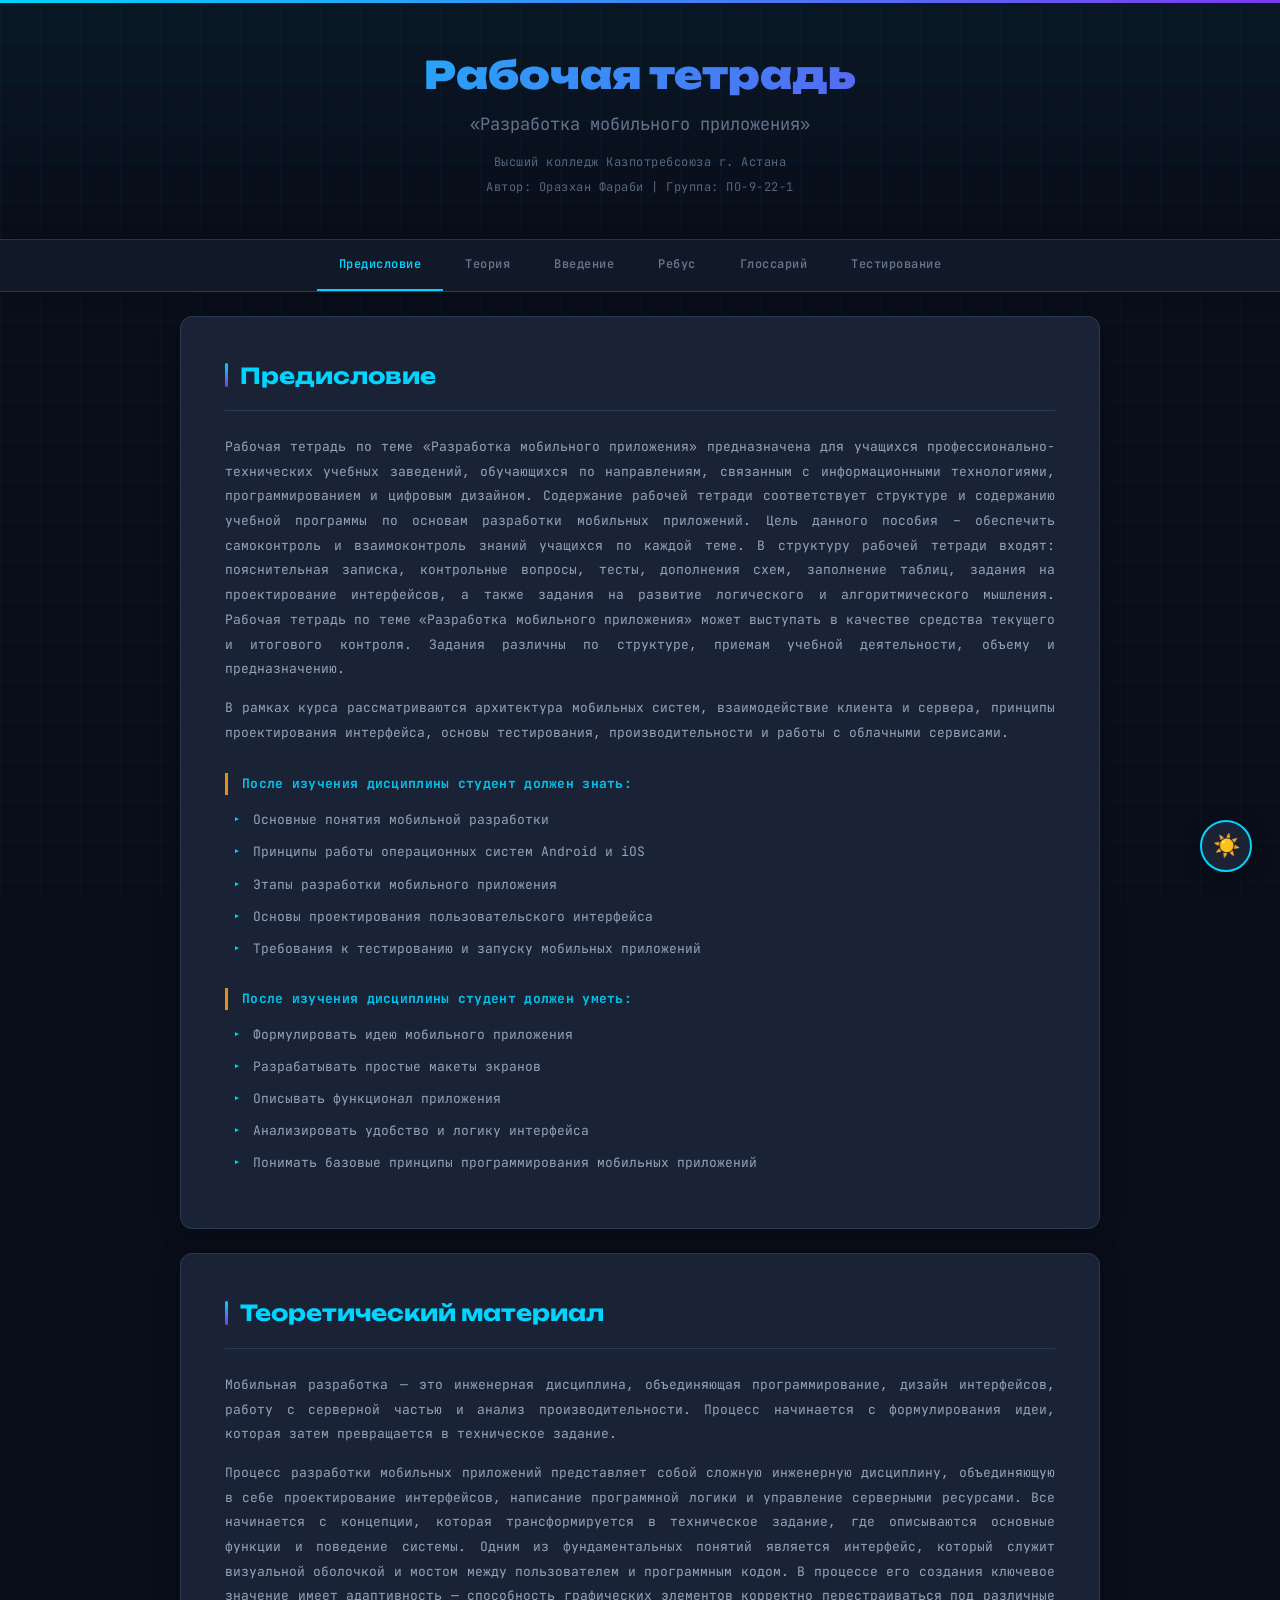
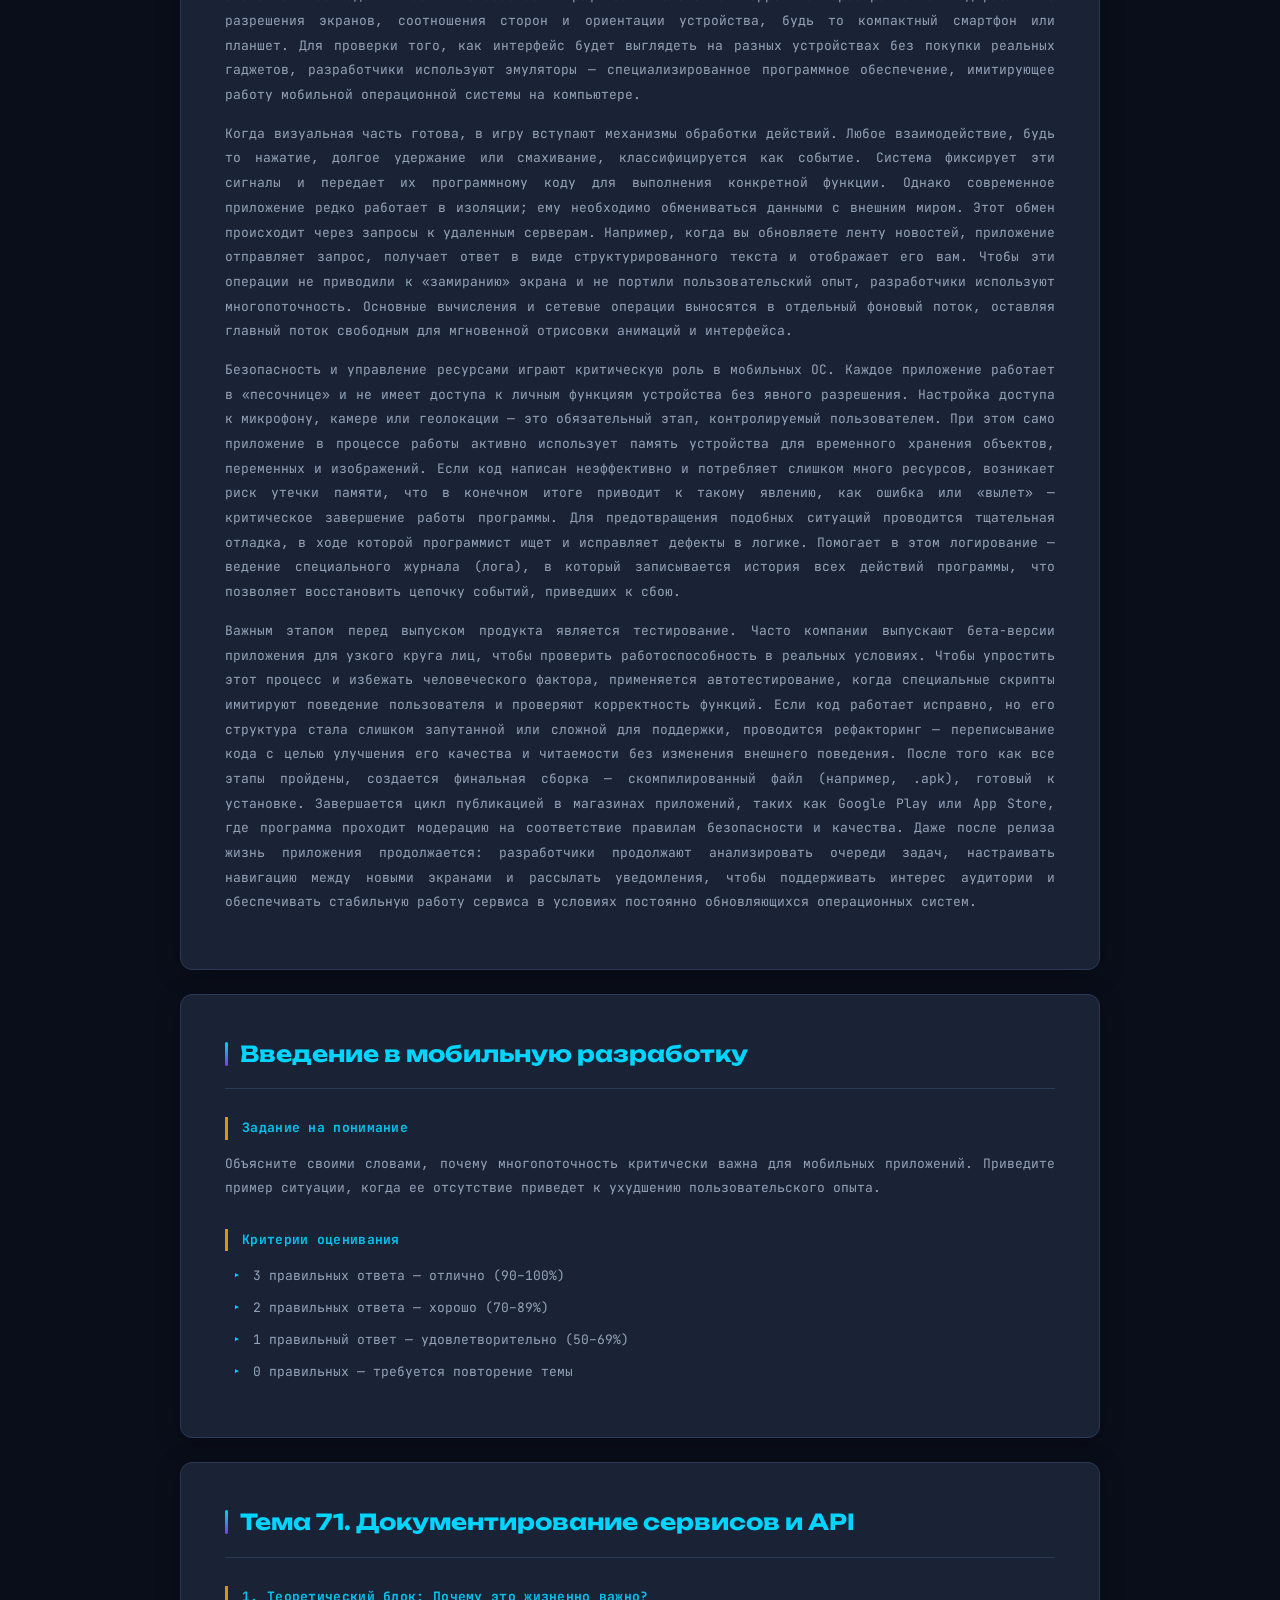
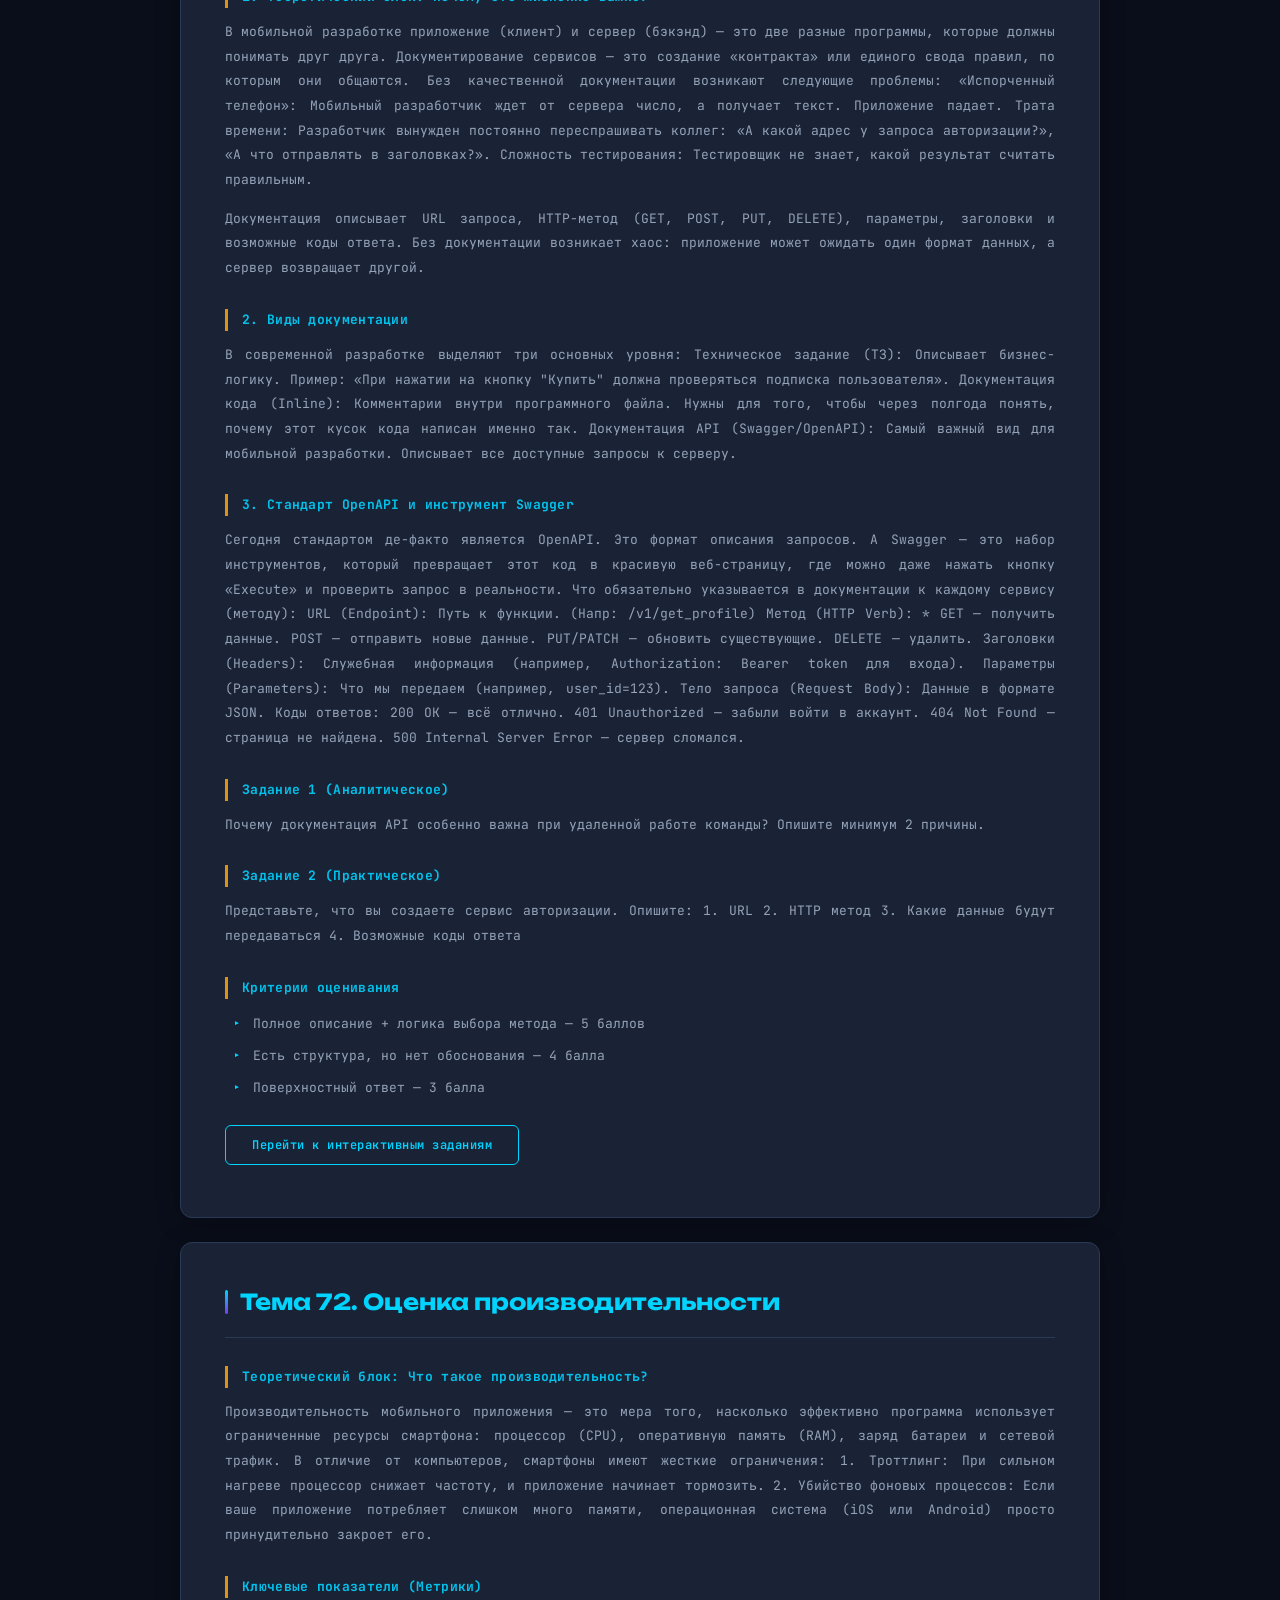
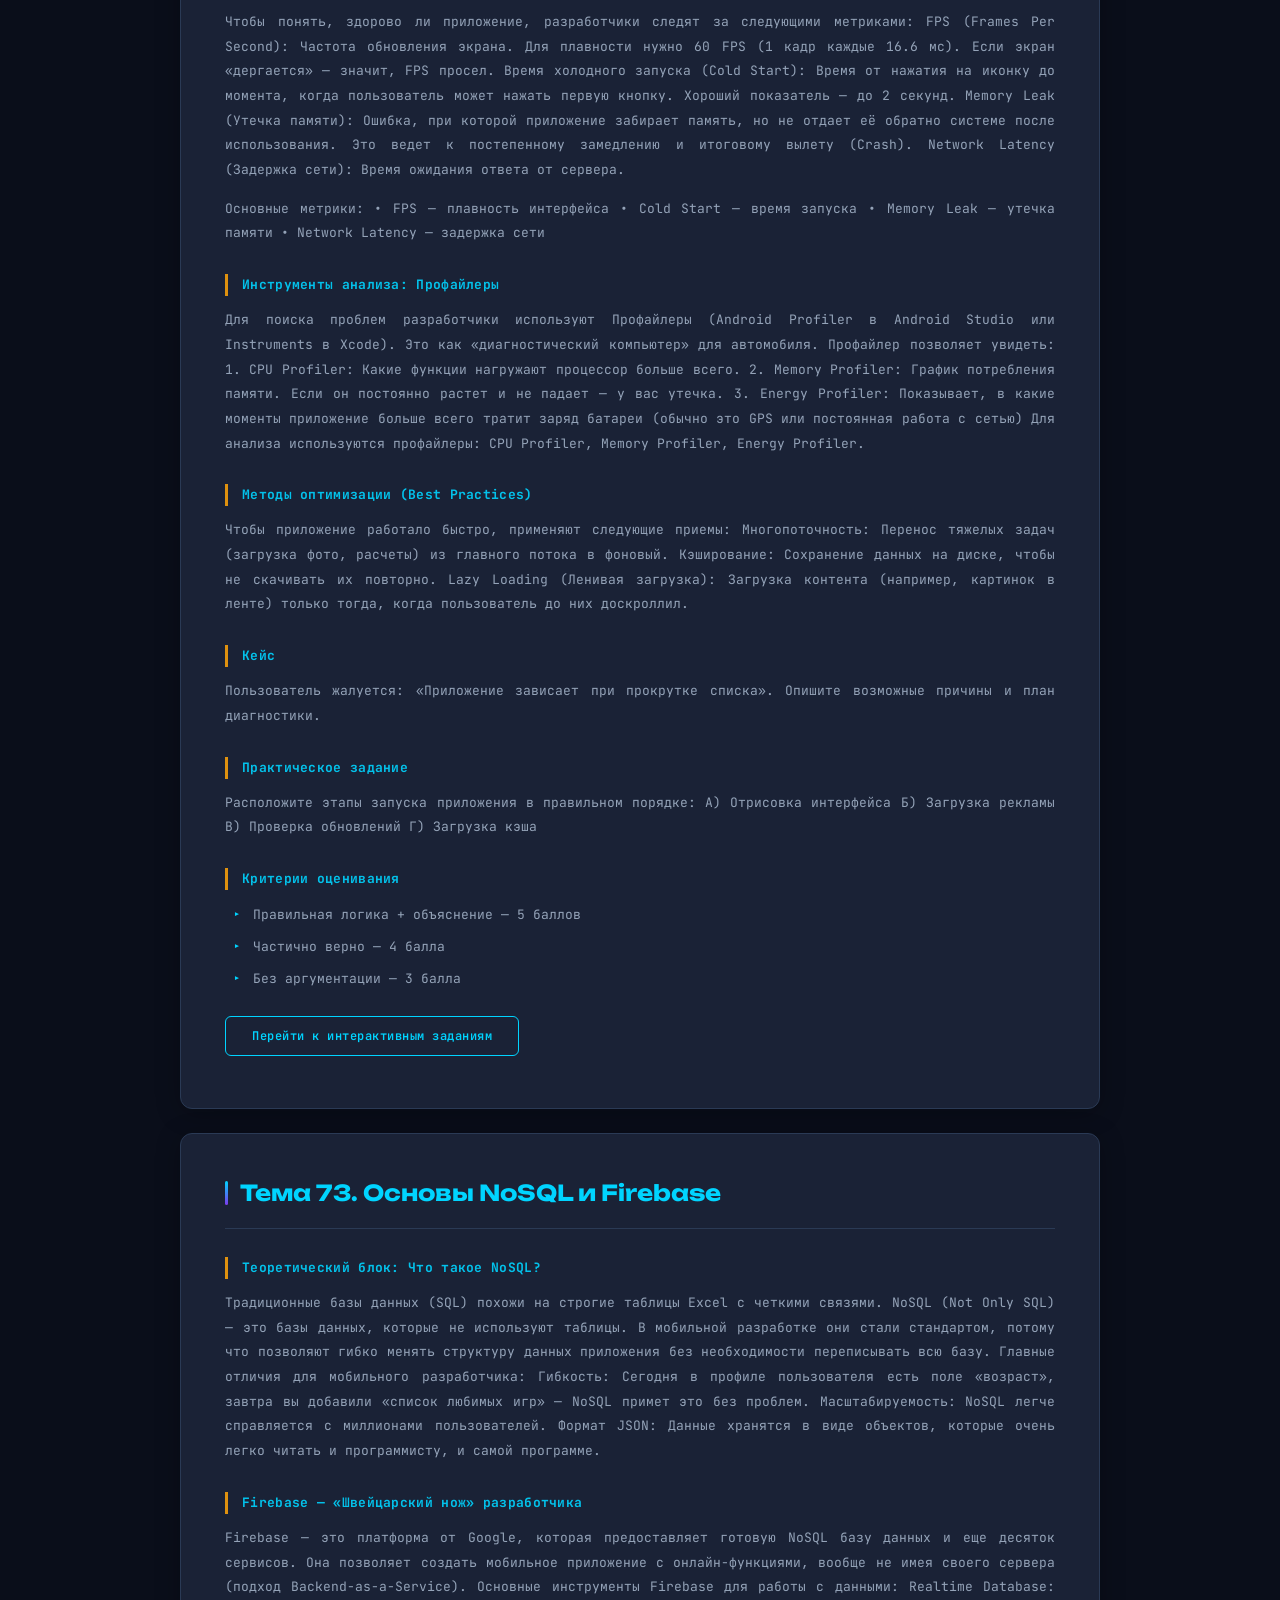
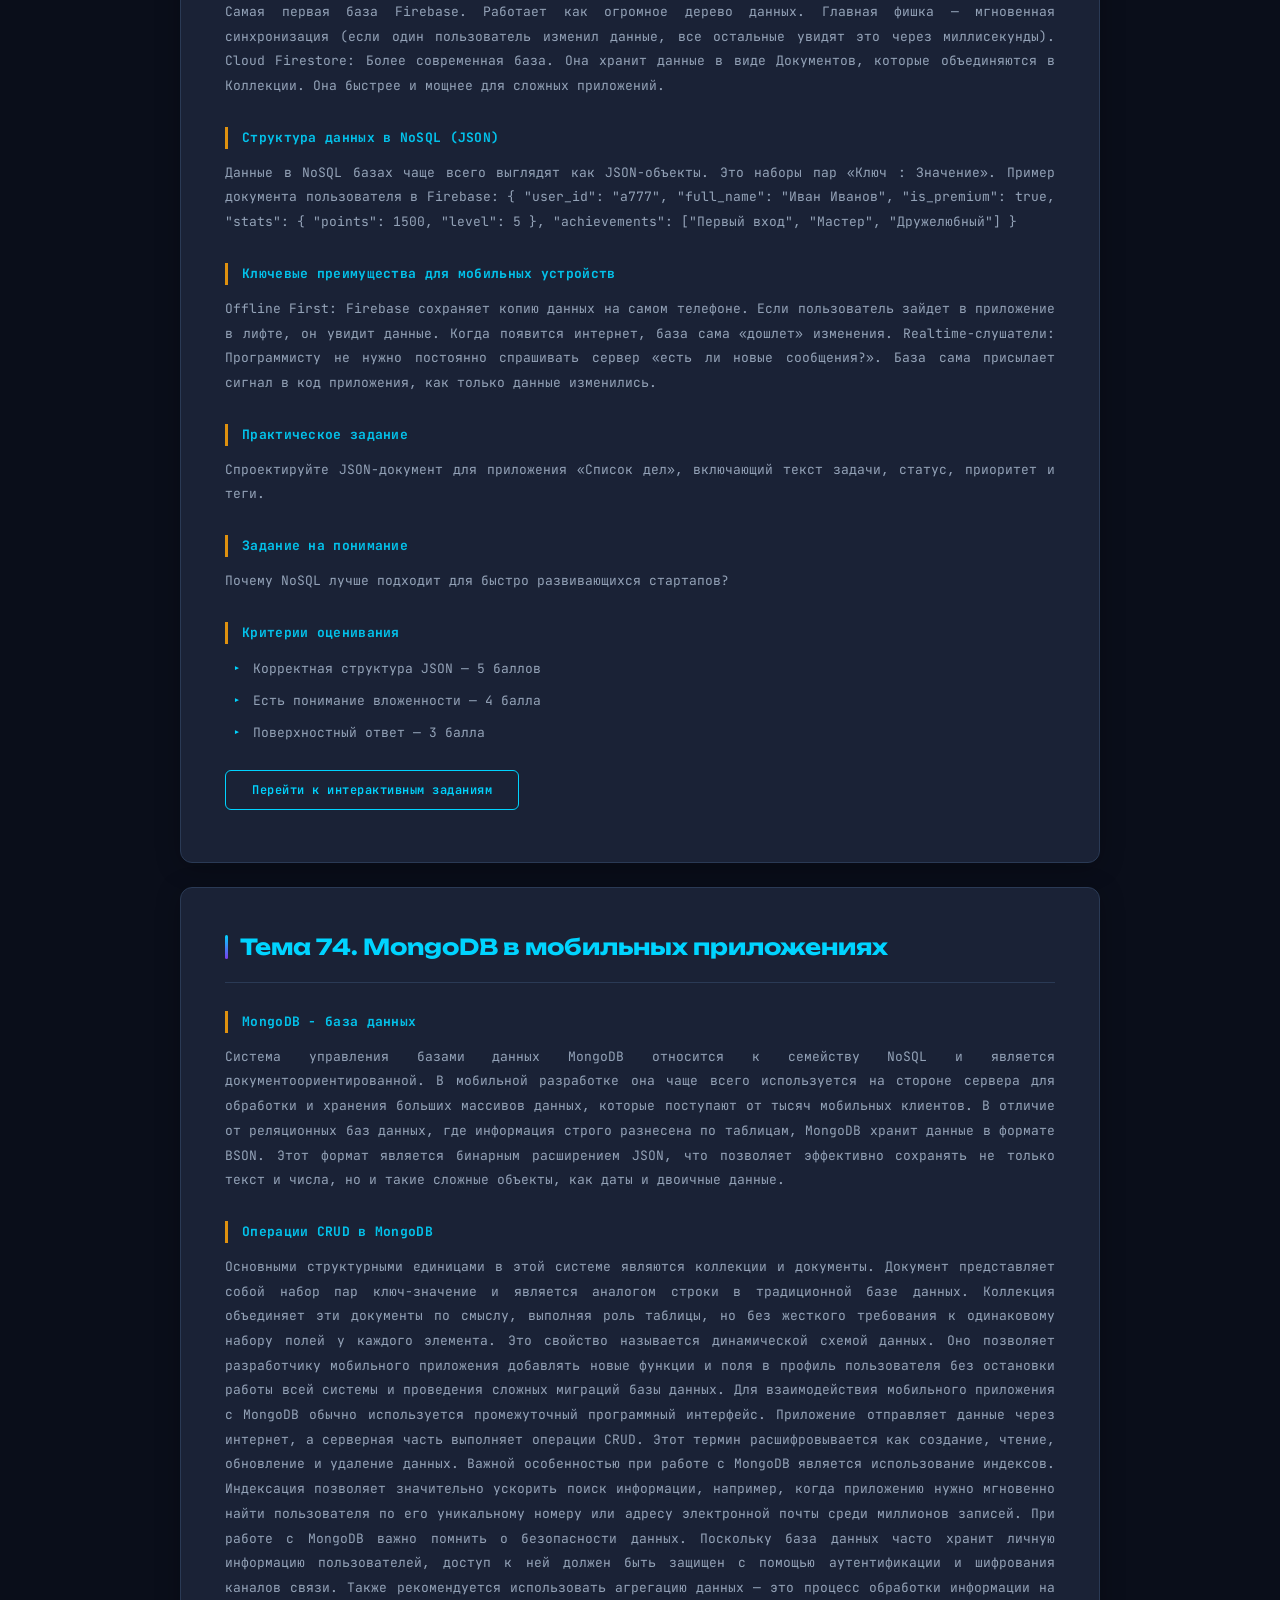
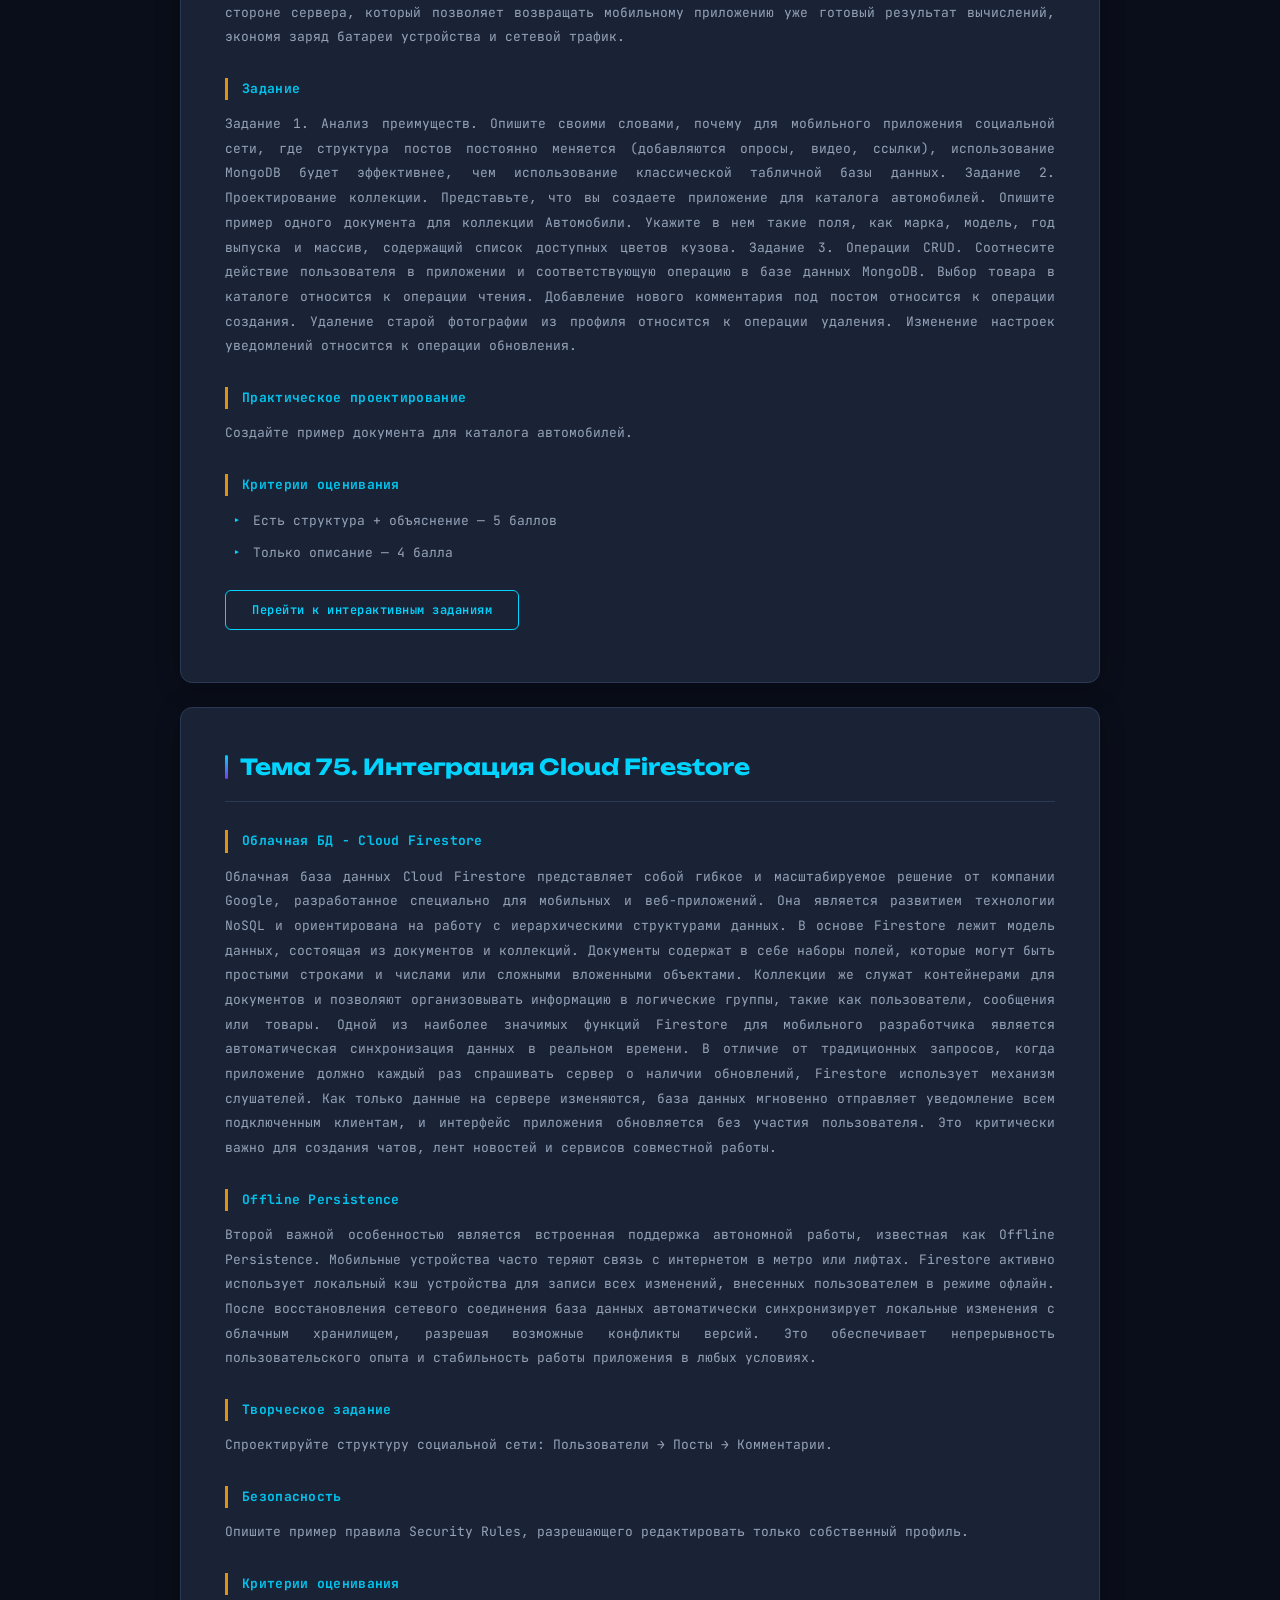
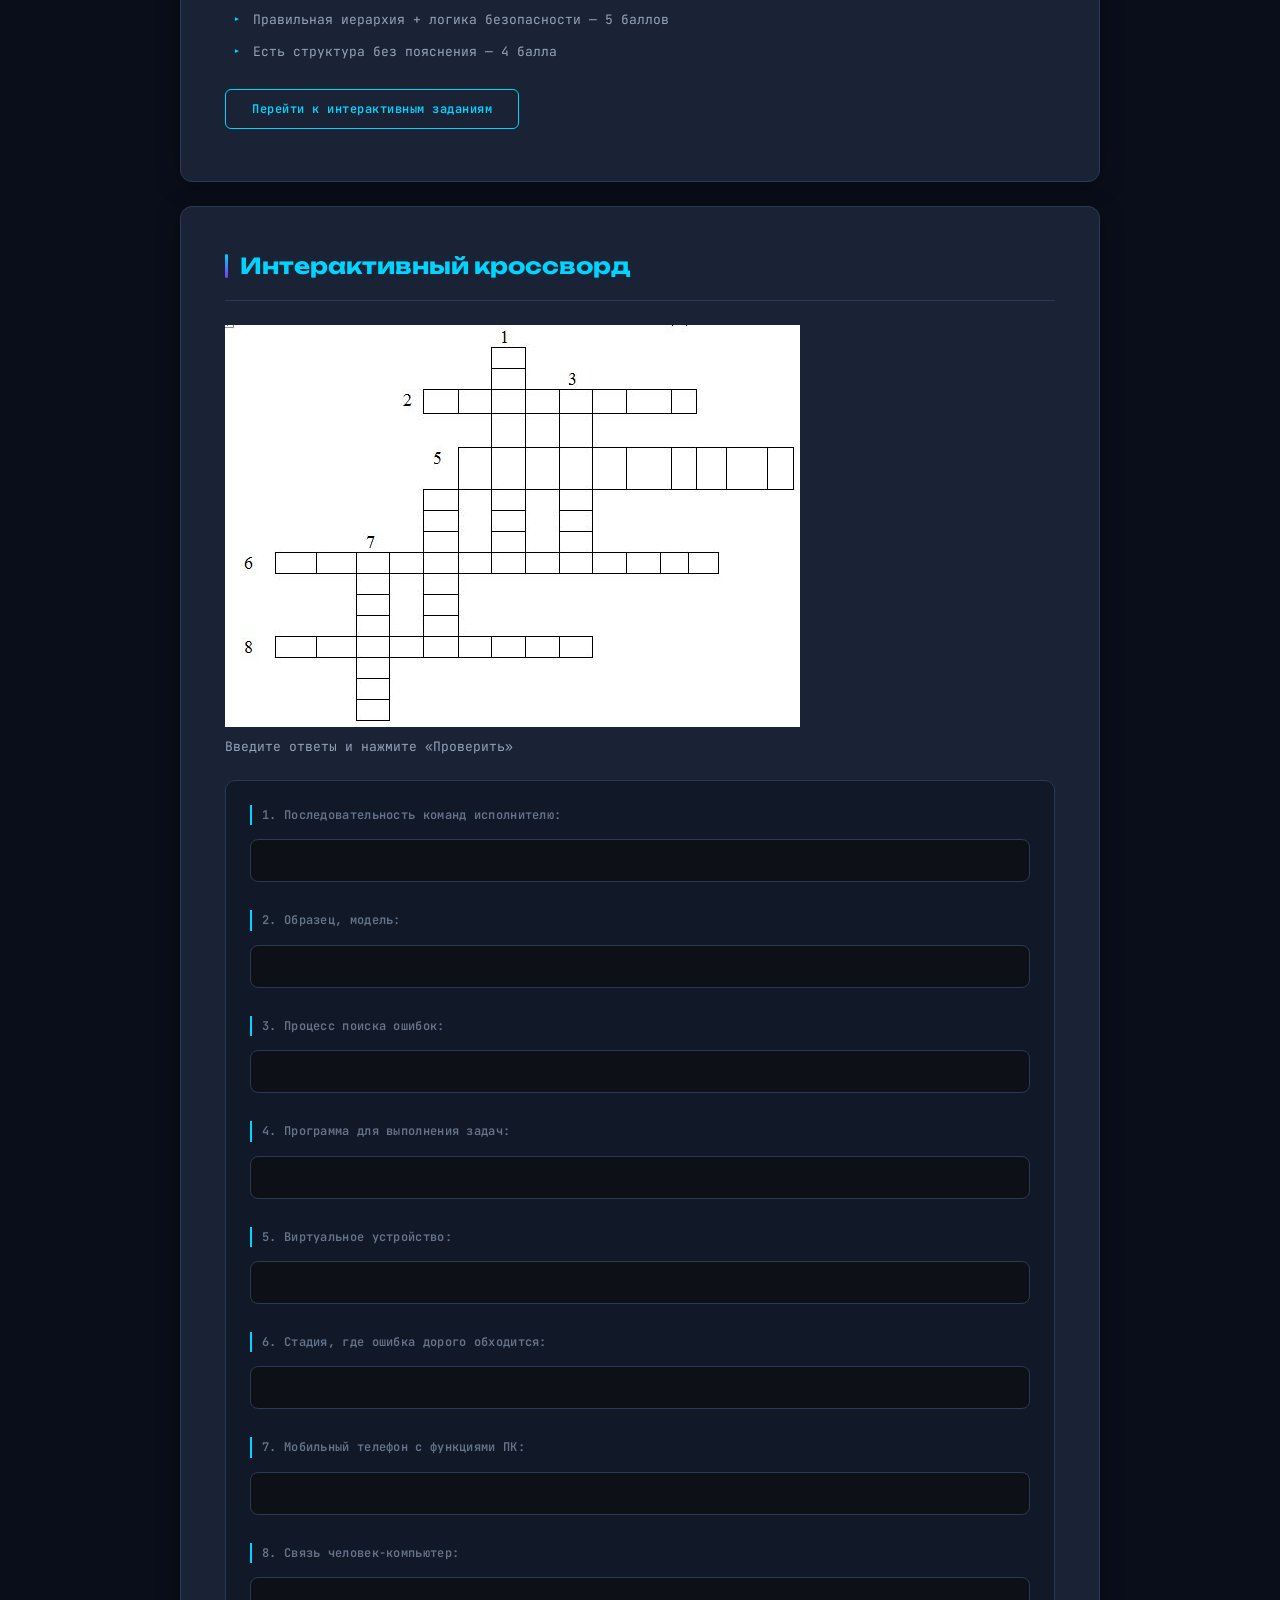
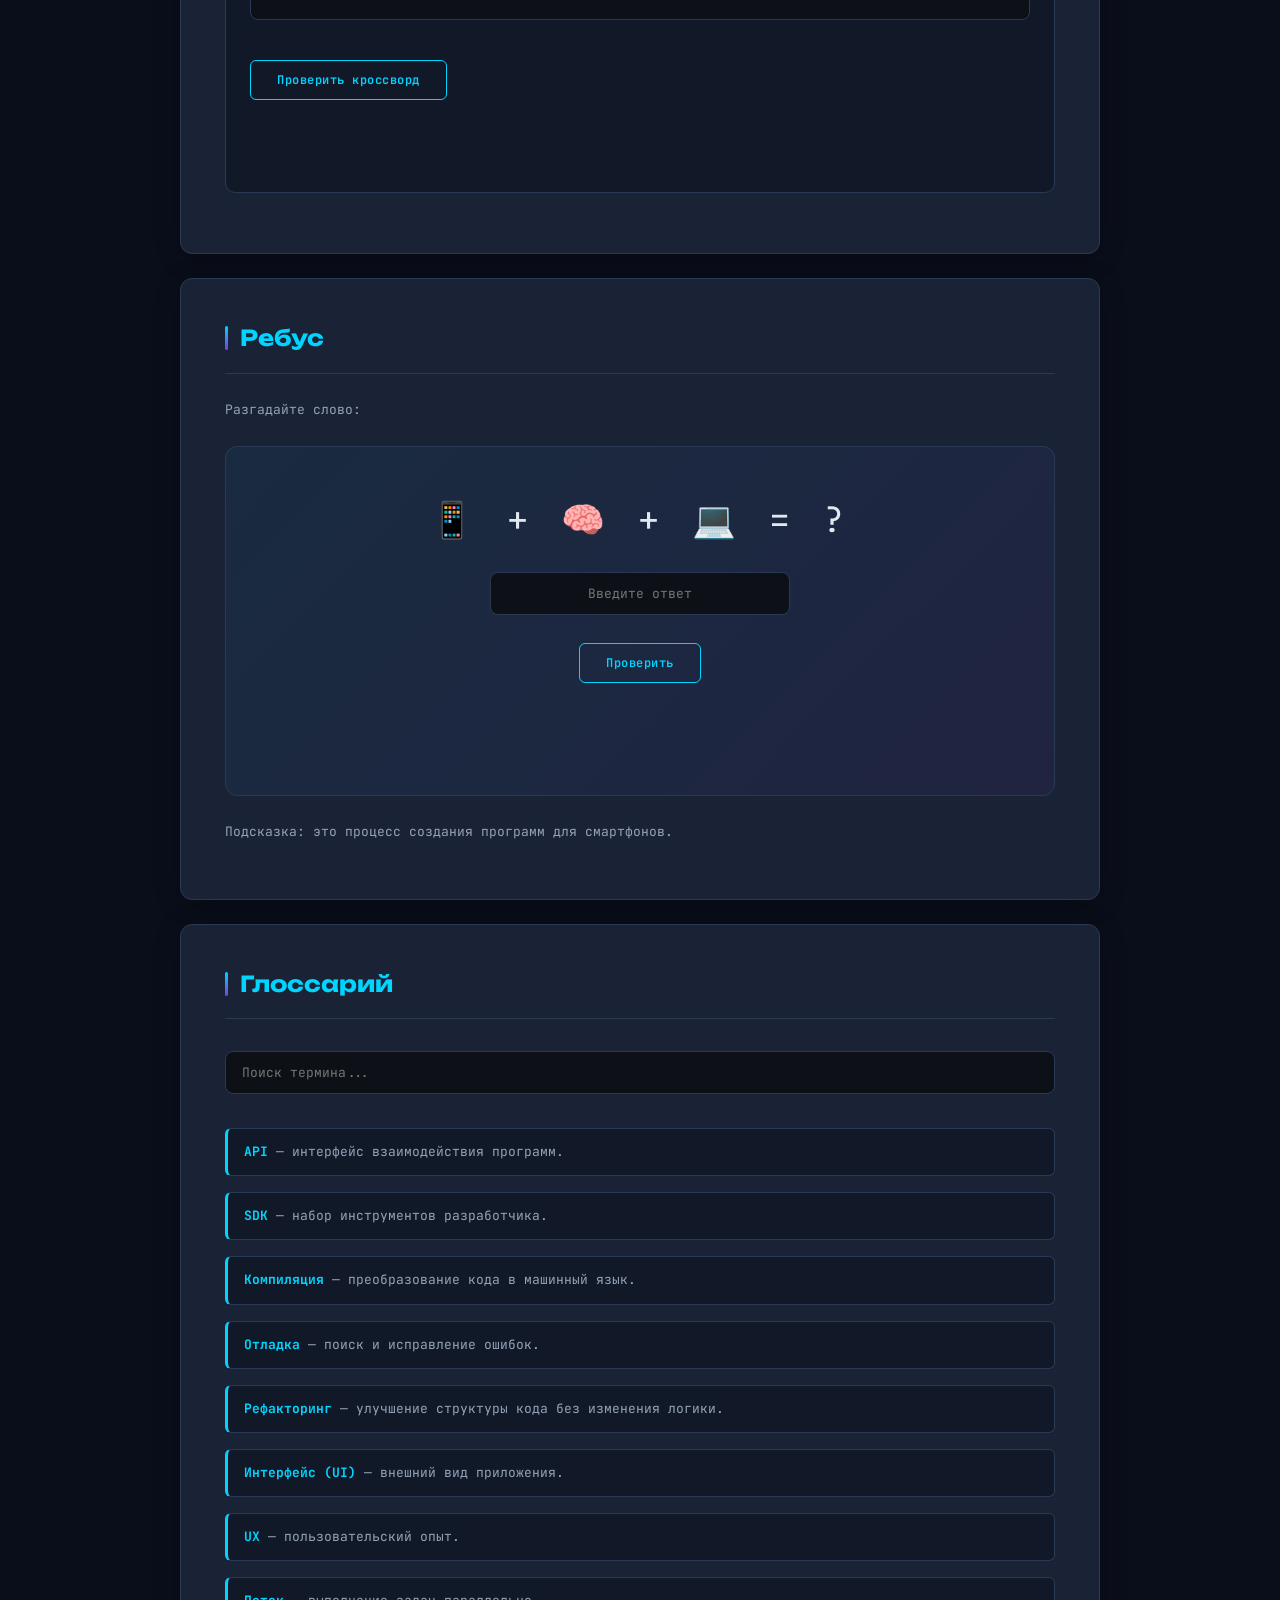
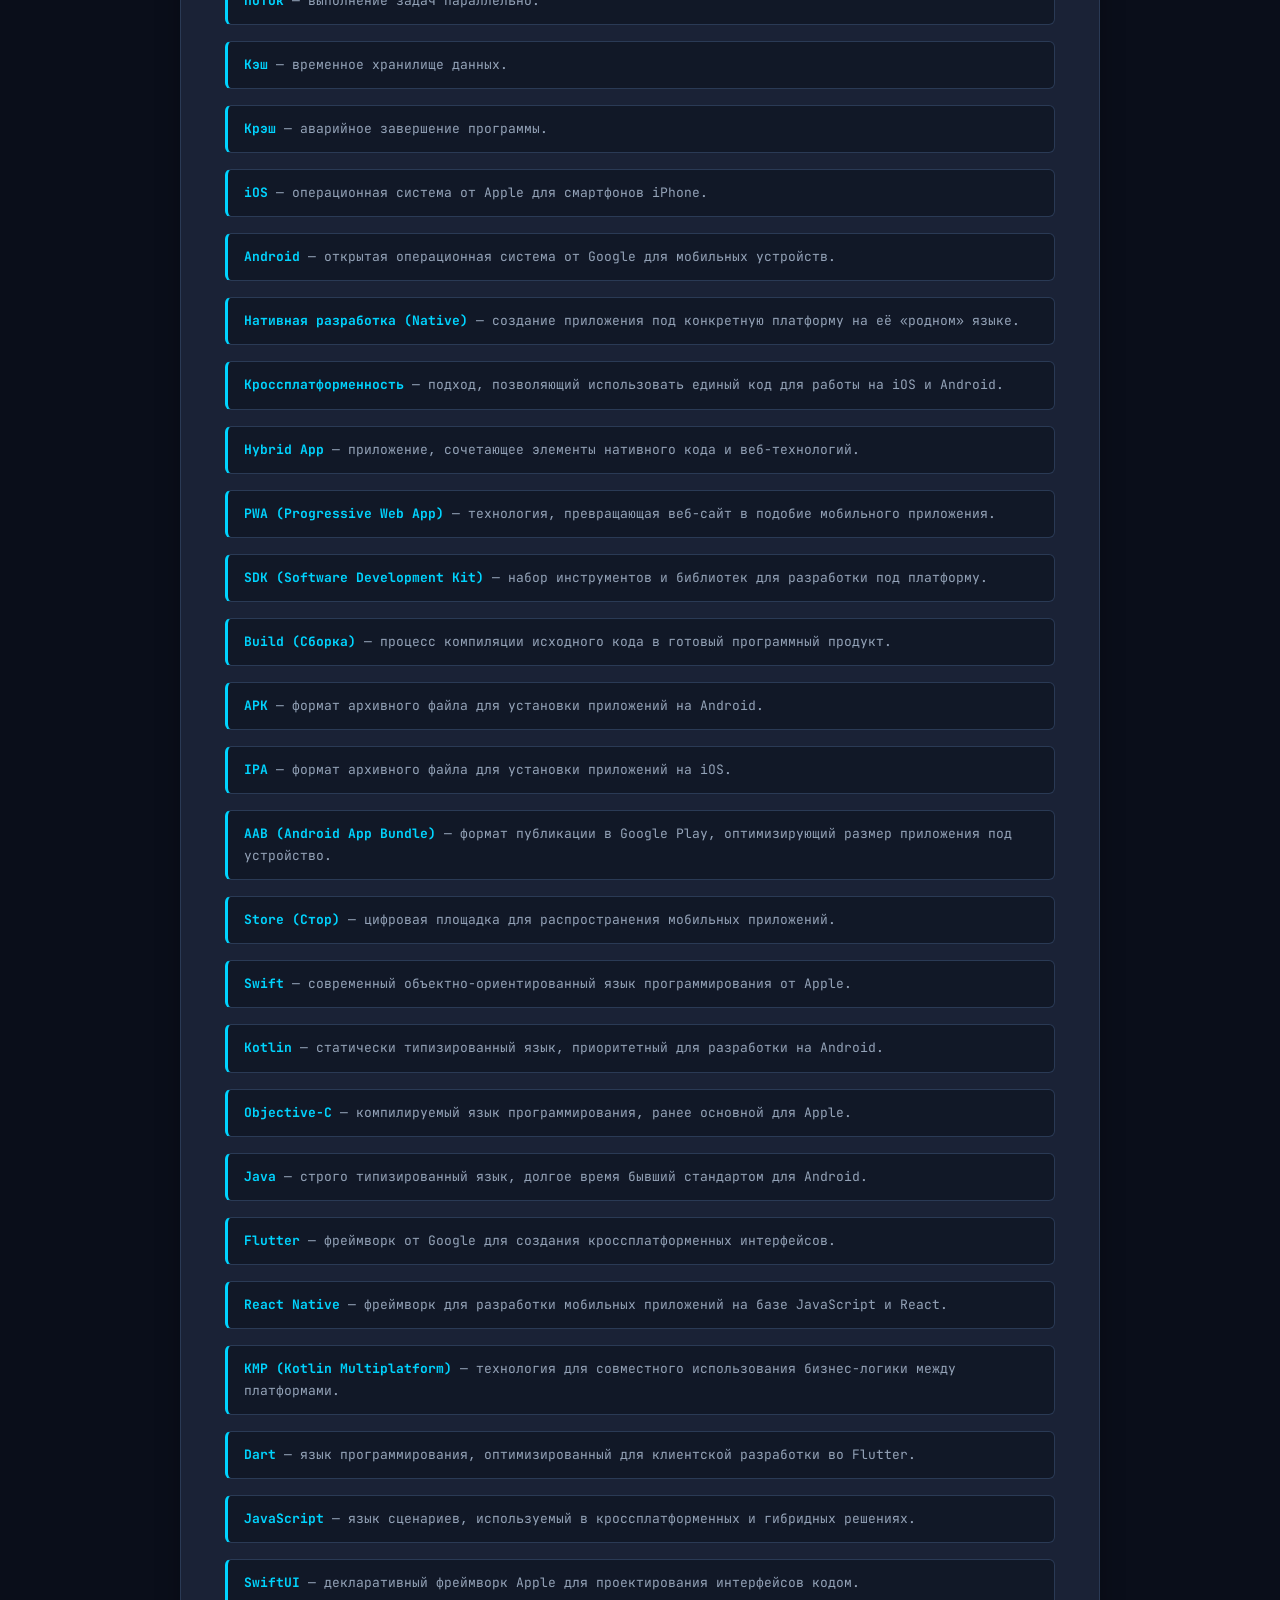
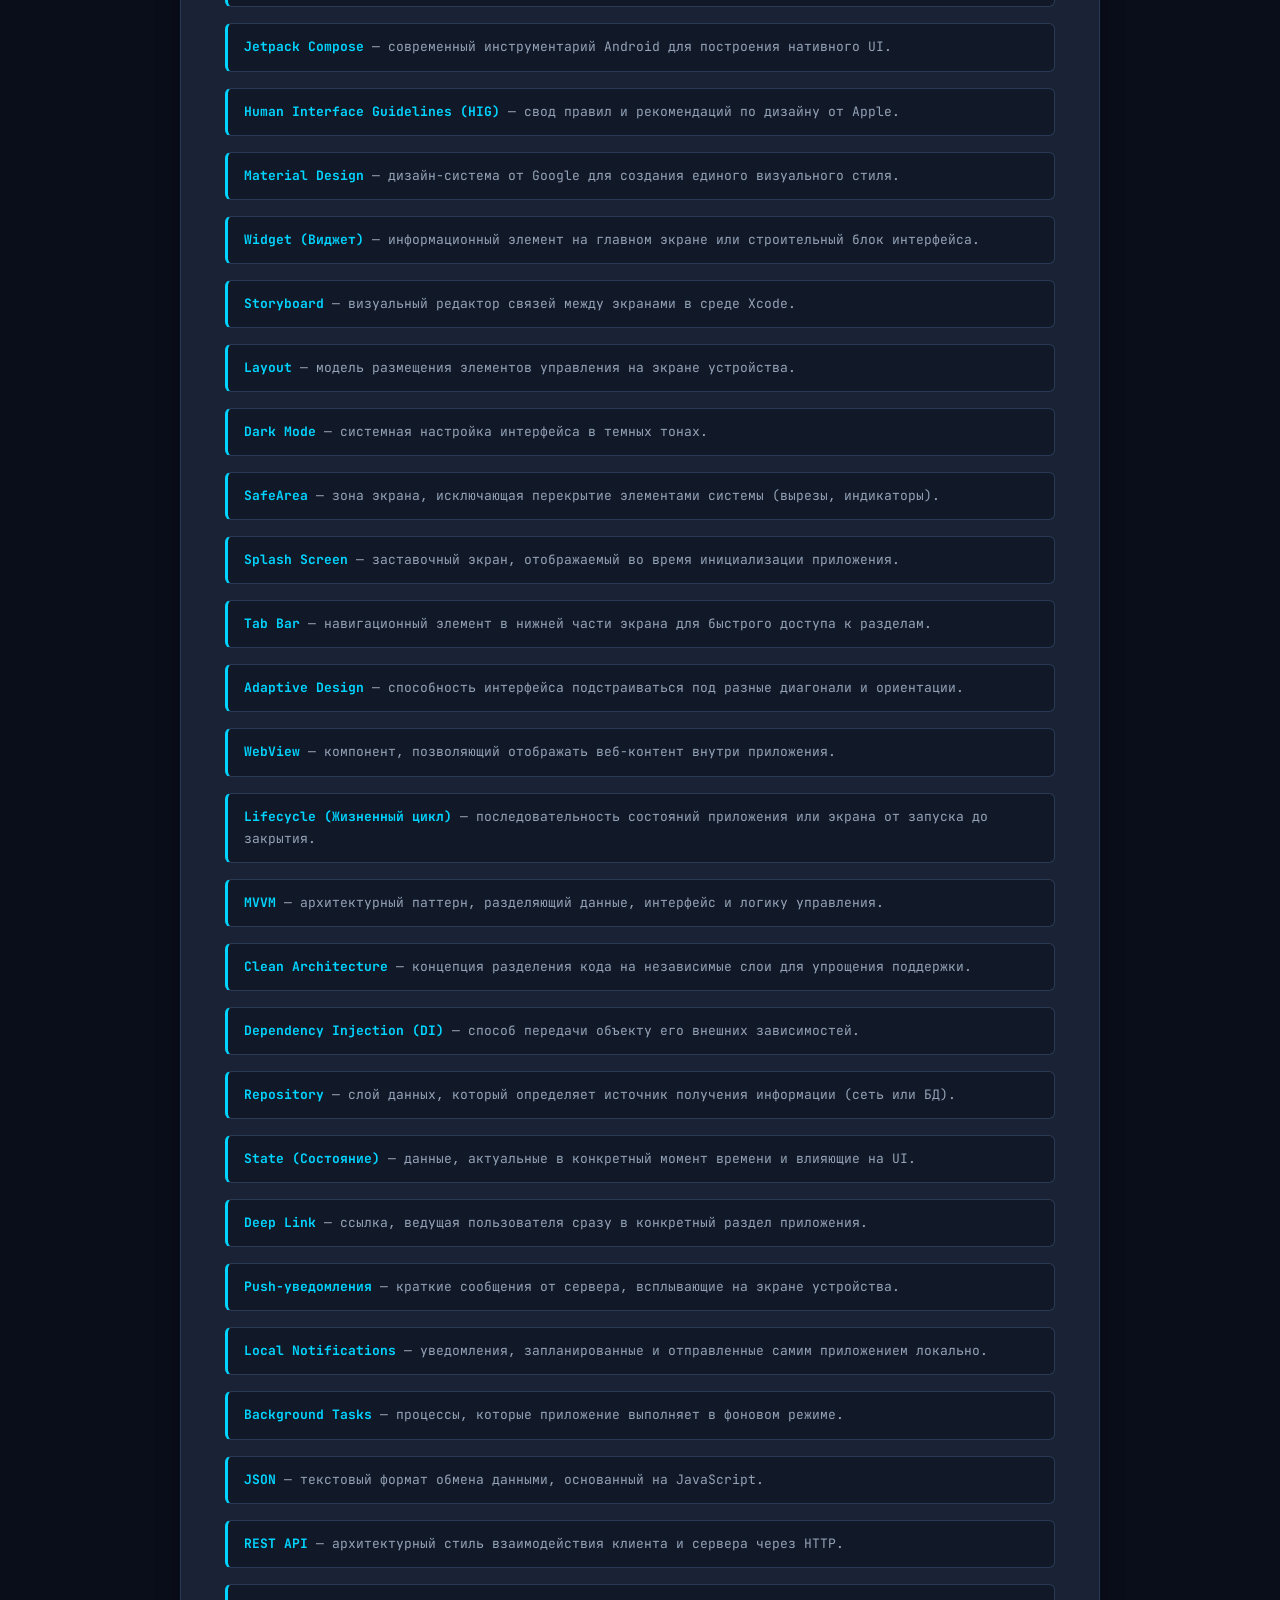
<file: interactivity/index.html>
<!DOCTYPE html>
<html lang="ru">
<head>
    <meta charset="UTF-8">
    <title>Рабочая тетрадь — Мобильная разработка</title>
    <link rel="stylesheet" href="main.css">
</head>
<body>

<header>
    <h1>Рабочая тетрадь</h1>
    <h2>«Разработка мобильного приложения»</h2>
    <p>Высший колледж Казпотребсоюза г. Астана</p>
    <p>Автор: Оразхан Фараби | Группа: ПО-9-22-1</p>
</header>

<nav>
    <a href="#predislovie">Предисловие</a>
    <a href="#theory">Теория</a>
    <a href="#vvedenie">Введение</a>
    <a href="#rebus">Ребус</a>
    <a href="#glossary">Глоссарий</a>
    <a href="#quizForm">Тестирование</a>

</nav>

<section id="predislovie">
    <h2>Предисловие</h2>
    <p>
        Рабочая тетрадь по теме «Разработка мобильного приложения» предназначена для учащихся профессионально-технических учебных заведений, обучающихся по направлениям, связанным с информационными технологиями, программированием и цифровым дизайном.
Содержание рабочей тетради соответствует структуре и содержанию учебной программы по основам разработки мобильных приложений.
Цель данного пособия – обеспечить самоконтроль и взаимоконтроль знаний учащихся по каждой теме.
В структуру рабочей тетради входят: пояснительная записка, контрольные вопросы, тесты, дополнения схем, заполнение таблиц, задания на проектирование интерфейсов, а также задания на развитие логического и алгоритмического мышления.
Рабочая тетрадь по теме «Разработка мобильного приложения» может выступать в качестве средства текущего и итогового контроля. Задания различны по структуре, приемам учебной деятельности, объему и предназначению.
    </p>

    <p>
        В рамках курса рассматриваются архитектура мобильных систем,
        взаимодействие клиента и сервера, принципы проектирования интерфейса,
        основы тестирования, производительности и работы с облачными сервисами.
    </p>

    <h3>После изучения дисциплины студент должен знать:</h3>
    <ul>
        <li>Основные понятия мобильной разработки</li>
        <li>Принципы работы операционных систем Android и iOS</li>
        <li>Этапы разработки мобильного приложения</li>
        <li>Основы проектирования пользовательского интерфейса</li>
        <li>Требования к тестированию и запуску мобильных приложений</li>
    </ul>
    <h3>После изучения дисциплины студент должен уметь:</h3>
    <ul>
        <li>Формулировать идею мобильного приложения</li>
        <li>Разрабатывать простые макеты экранов</li>
        <li>Описывать функционал приложения</li>
        <li>Анализировать удобство и логику интерфейса</li>
        <li>Понимать базовые принципы программирования мобильных приложений</li>
    </ul>
</section>

<section id="theory">
    <h2>Теоретический материал</h2>

    <p>
        Мобильная разработка — это инженерная дисциплина, объединяющая
        программирование, дизайн интерфейсов, работу с серверной частью
        и анализ производительности. Процесс начинается с формулирования идеи,
        которая затем превращается в техническое задание.
    </p>

    <p>
        Процесс разработки мобильных приложений представляет собой сложную инженерную дисциплину, объединяющую в себе проектирование интерфейсов, написание программной логики и управление серверными ресурсами. Все начинается с концепции, которая трансформируется в техническое задание, где описываются основные функции и поведение системы. Одним из фундаментальных понятий является интерфейс, который служит визуальной оболочкой и мостом между пользователем и программным кодом. В процессе его создания ключевое значение имеет адаптивность — способность графических элементов корректно перестраиваться под различные разрешения экранов, соотношения сторон и ориентации устройства, будь то компактный смартфон или планшет. Для проверки того, как интерфейс будет выглядеть на разных устройствах без покупки реальных гаджетов, разработчики используют эмуляторы — специализированное программное обеспечение, имитирующее работу мобильной операционной системы на компьютере.
    </p>

    <p>
        Когда визуальная часть готова, в игру вступают механизмы обработки действий. Любое взаимодействие, будь то нажатие, долгое удержание или смахивание, классифицируется как событие. Система фиксирует эти сигналы и передает их программному коду для выполнения конкретной функции. Однако современное приложение редко работает в изоляции; ему необходимо обмениваться данными с внешним миром. Этот обмен происходит через запросы к удаленным серверам. Например, когда вы обновляете ленту новостей, приложение отправляет запрос, получает ответ в виде структурированного текста и отображает его вам. Чтобы эти операции не приводили к «замиранию» экрана и не портили пользовательский опыт, разработчики используют многопоточность. Основные вычисления и сетевые операции выносятся в отдельный фоновый поток, оставляя главный поток свободным для мгновенной отрисовки анимаций и интерфейса.
    </p>

    <p>
        Безопасность и управление ресурсами играют критическую роль в мобильных ОС. Каждое приложение работает в «песочнице» и не имеет доступа к личным функциям устройства без явного разрешения. Настройка доступа к микрофону, камере или геолокации — это обязательный этап, контролируемый пользователем. При этом само приложение в процессе работы активно использует память устройства для временного хранения объектов, переменных и изображений. Если код написан неэффективно и потребляет слишком много ресурсов, возникает риск утечки памяти, что в конечном итоге приводит к такому явлению, как ошибка или «вылет» — критическое завершение работы программы. Для предотвращения подобных ситуаций проводится тщательная отладка, в ходе которой программист ищет и исправляет дефекты в логике. Помогает в этом логирование — ведение специального журнала (лога), в который записывается история всех действий программы, что позволяет восстановить цепочку событий, приведших к сбою.
    </p>

    <p>
        Важным этапом перед выпуском продукта является тестирование. Часто компании выпускают бета-версии приложения для узкого круга лиц, чтобы проверить работоспособность в реальных условиях. Чтобы упростить этот процесс и избежать человеческого фактора, применяется автотестирование, когда специальные скрипты имитируют поведение пользователя и проверяют корректность функций. Если код работает исправно, но его структура стала слишком запутанной или сложной для поддержки, проводится рефакторинг — переписывание кода с целью улучшения его качества и читаемости без изменения внешнего поведения. После того как все этапы пройдены, создается финальная сборка — скомпилированный файл (например, .apk), готовый к установке. Завершается цикл публикацией в магазинах приложений, таких как Google Play или App Store, где программа проходит модерацию на соответствие правилам безопасности и качества. Даже после релиза жизнь приложения продолжается: разработчики продолжают анализировать очереди задач, настраивать навигацию между новыми экранами и рассылать уведомления, чтобы поддерживать интерес аудитории и обеспечивать стабильную работу сервиса в условиях постоянно обновляющихся операционных систем.
    </p>
</section>

<section id="vvedenie">
    <h2>Введение в мобильную разработку</h2>

    

    <h3>Задание на понимание</h3>
    <p>
        Объясните своими словами, почему многопоточность критически важна
        для мобильных приложений. Приведите пример ситуации, когда ее
        отсутствие приведет к ухудшению пользовательского опыта.
    </p>

    <h3>Критерии оценивания</h3>
    <ul>
        <li>3 правильных ответа — отлично (90–100%)</li>
        <li>2 правильных ответа — хорошо (70–89%)</li>
        <li>1 правильный ответ — удовлетворительно (50–69%)</li>
        <li>0 правильных — требуется повторение темы</li>
    </ul>
</section>
<section id="tema71">
    <h2>Тема 71. Документирование сервисов и API</h2>

    <h3>1. Теоретический блок: Почему это жизненно важно?</h3>

    <p>
        В мобильной разработке приложение (клиент) и сервер (бэкэнд) — это две разные программы, которые должны понимать друг друга. Документирование сервисов — это создание «контракта» или единого свода правил, по которым они общаются.
        Без качественной документации возникают следующие проблемы:
        «Испорченный телефон»: Мобильный разработчик ждет от сервера число, а получает текст. Приложение падает.
        Трата времени: Разработчик вынужден постоянно переспрашивать коллег: «А какой адрес у запроса авторизации?», «А что отправлять в заголовках?».
        Сложность тестирования: Тестировщик не знает, какой результат считать правильным.        
    </p>

    <p>
        Документация описывает URL запроса, HTTP-метод (GET, POST, PUT, DELETE),
        параметры, заголовки и возможные коды ответа. Без документации возникает
        хаос: приложение может ожидать один формат данных, а сервер возвращает другой.
    </p>
    <h3>2. Виды документации</h3>
    <p>
        В современной разработке выделяют три основных уровня:
        Техническое задание (ТЗ): Описывает бизнес-логику. Пример: «При нажатии на кнопку "Купить" должна проверяться подписка пользователя».
        Документация кода (Inline): Комментарии внутри программного файла. Нужны для того, чтобы через полгода понять, почему этот кусок кода написан именно так.
        Документация API (Swagger/OpenAPI): Самый важный вид для мобильной разработки. Описывает все доступные запросы к серверу.        
    </p>
    <h3>3. Стандарт OpenAPI и инструмент Swagger</h3> 
    <p>
        Сегодня стандартом де-факто является OpenAPI. Это формат описания запросов. А Swagger — это набор инструментов, который превращает этот код в красивую веб-страницу, где можно даже нажать кнопку «Execute» и проверить запрос в реальности.
Что обязательно указывается в документации к каждому сервису (методу):
URL (Endpoint): Путь к функции. (Напр: /v1/get_profile)
Метод (HTTP Verb): * GET — получить данные.
POST — отправить новые данные.
PUT/PATCH — обновить существующие.
DELETE — удалить.
Заголовки (Headers): Служебная информация (например, Authorization: Bearer token для входа).
Параметры (Parameters): Что мы передаем (например, user_id=123).
Тело запроса (Request Body): Данные в формате JSON.
Коды ответов:
200 OK — всё отлично.
401 Unauthorized — забыли войти в аккаунт.
404 Not Found — страница не найдена.
500 Internal Server Error — сервер сломался.
    </p>

    <h3>Задание 1 (Аналитическое)</h3>
    <p>
        Почему документация API особенно важна при удаленной работе команды?
        Опишите минимум 2 причины.
    </p>

    <h3>Задание 2 (Практическое)</h3>
    <p>
        Представьте, что вы создаете сервис авторизации.
        Опишите:
        1. URL
        2. HTTP метод
        3. Какие данные будут передаваться
        4. Возможные коды ответа
    </p>

    <h3>Критерии оценивания</h3>
    <ul>
        <li>Полное описание + логика выбора метода — 5 баллов</li>
        <li>Есть структура, но нет обоснования — 4 балла</li>
        <li>Поверхностный ответ — 3 балла</li>
    </ul>
    <a href="inter.html">
        <button>Перейти к интерактивным заданиям </button>
    </a>
</section>


<section id="tema72">
    <h2>Тема 72. Оценка производительности</h2>

    <h3>Теоретический блок: Что такое производительность?</h3>

    <p>
        Производительность мобильного приложения — это мера того, насколько эффективно программа использует ограниченные ресурсы смартфона: процессор (CPU), оперативную память (RAM), заряд батареи и сетевой трафик.
        В отличие от компьютеров, смартфоны имеют жесткие ограничения:
1. Троттлинг: При сильном нагреве процессор снижает частоту, и приложение начинает тормозить.
2. Убийство фоновых процессов: Если ваше приложение потребляет слишком много памяти, операционная система (iOS или Android) просто принудительно закроет его.
    </p>

    <h3>Ключевые показатели (Метрики)</h3>
    <p>
        Чтобы понять, здорово ли приложение, разработчики следят за следующими метриками:
FPS (Frames Per Second): Частота обновления экрана. Для плавности нужно 60 FPS (1 кадр каждые 16.6 мс). Если экран «дергается» — значит, FPS просел.
Время холодного запуска (Cold Start): Время от нажатия на иконку до момента, когда пользователь может нажать первую кнопку. Хороший показатель — до 2 секунд.
Memory Leak (Утечка памяти): Ошибка, при которой приложение забирает память, но не отдает её обратно системе после использования. Это ведет к постепенному замедлению и итоговому вылету (Crash).
Network Latency (Задержка сети): Время ожидания ответа от сервера.
    </p>
    <p>
        Основные метрики:
        • FPS — плавность интерфейса
        • Cold Start — время запуска
        • Memory Leak — утечка памяти
        • Network Latency — задержка сети
    </p>

    <h3>Инструменты анализа: Профайлеры</h3>

    <p>Для поиска проблем разработчики используют Профайлеры (Android Profiler в Android Studio или Instruments в Xcode). Это как «диагностический компьютер» для автомобиля.
        Профайлер позволяет увидеть:
        1. CPU Profiler: Какие функции нагружают процессор больше всего.
        2. Memory Profiler: График потребления памяти. Если он постоянно растет и не падает — у вас утечка.
        3. Energy Profiler: Показывает, в какие моменты приложение больше всего тратит заряд батареи (обычно это GPS или постоянная работа с сетью)
        Для анализа используются профайлеры: CPU Profiler, Memory Profiler, Energy Profiler.
    </p>
    <h3>Методы оптимизации (Best Practices)</h3>
    <p>
        Чтобы приложение работало быстро, применяют следующие приемы:
Многопоточность: Перенос тяжелых задач (загрузка фото, расчеты) из главного потока в фоновый.
Кэширование: Сохранение данных на диске, чтобы не скачивать их повторно.
Lazy Loading (Ленивая загрузка): Загрузка контента (например, картинок в ленте) только тогда, когда пользователь до них доскроллил.
    </p>

    <h3>Кейс</h3>
    <p>
        Пользователь жалуется: «Приложение зависает при прокрутке списка».
        Опишите возможные причины и план диагностики.
    </p>

    <h3>Практическое задание</h3>
    <p>
        Расположите этапы запуска приложения в правильном порядке:
        А) Отрисовка интерфейса
        Б) Загрузка рекламы
        В) Проверка обновлений
        Г) Загрузка кэша
    </p>

    <h3>Критерии оценивания</h3>
    <ul>
        <li>Правильная логика + объяснение — 5 баллов</li>
        <li>Частично верно — 4 балла</li>
        <li>Без аргументации — 3 балла</li>
    </ul>
    <a href="tema/tema2.html">
        <button>Перейти к интерактивным заданиям </button>
    </a>
</section>


<section id="tema73">
    <h2>Тема 73. Основы NoSQL и Firebase</h2>

    <h3>Теоретический блок: Что такое NoSQL?</h3>

    <p>
        Традиционные базы данных (SQL) похожи на строгие таблицы Excel с четкими связями. NoSQL (Not Only SQL) — это базы данных, которые не используют таблицы. В мобильной разработке они стали стандартом, потому что позволяют гибко менять структуру данных приложения без необходимости переписывать всю базу.
        Главные отличия для мобильного разработчика:
        Гибкость: Сегодня в профиле пользователя есть поле «возраст», завтра вы добавили «список любимых игр» — NoSQL примет это без проблем.
        Масштабируемость: NoSQL легче справляется с миллионами пользователей.
        Формат JSON: Данные хранятся в виде объектов, которые очень легко читать и программисту, и самой программе.        
    </p>

    <h3>Firebase — «Швейцарский нож» разработчика</h3>

    <p>
        Firebase — это платформа от Google, которая предоставляет готовую NoSQL базу данных и еще десяток сервисов. Она позволяет создать мобильное приложение с онлайн-функциями, вообще не имея своего сервера (подход Backend-as-a-Service).
Основные инструменты Firebase для работы с данными:
Realtime Database: Самая первая база Firebase. Работает как огромное дерево данных. Главная фишка — мгновенная синхронизация (если один пользователь изменил данные, все остальные увидят это через миллисекунды).
Cloud Firestore: Более современная база. Она хранит данные в виде Документов, которые объединяются в Коллекции. Она быстрее и мощнее для сложных приложений.
    </p>

    <h3>Структура данных в NoSQL (JSON)</h3>


    <p>
        Данные в NoSQL базах чаще всего выглядят как JSON-объекты. Это наборы пар «Ключ : Значение».
Пример документа пользователя в Firebase:
{
  "user_id": "a777",
  "full_name": "Иван Иванов",
  "is_premium": true,
  "stats": {
    "points": 1500,
    "level": 5
  },
  "achievements": ["Первый вход", "Мастер", "Дружелюбный"]
}
    </p>

    <h3>Ключевые преимущества для мобильных устройств</h3>

    <p>Offline First: Firebase сохраняет копию данных на самом телефоне. Если пользователь зайдет в приложение в лифте, он увидит данные. Когда появится интернет, база сама «дошлет» изменения.
        Realtime-слушатели: Программисту не нужно постоянно спрашивать сервер «есть ли новые сообщения?». База сама присылает сигнал в код приложения, как только данные изменились.
        </p>

    <h3>Практическое задание</h3>
    <p>
        Спроектируйте JSON-документ для приложения «Список дел»,
        включающий текст задачи, статус, приоритет и теги.
    </p>

    <h3>Задание на понимание</h3>
    <p>
        Почему NoSQL лучше подходит для быстро развивающихся стартапов?
    </p>

    <h3>Критерии оценивания</h3>
    <ul>
        <li>Корректная структура JSON — 5 баллов</li>
        <li>Есть понимание вложенности — 4 балла</li>
        <li>Поверхностный ответ — 3 балла</li>
    </ul>
    <a href="tema/tema3.html">
        <button>Перейти к интерактивным заданиям </button>
    </a>
</section>


<section id="tema74">
    <h2>Тема 74. MongoDB в мобильных приложениях</h2>

    <h3>MongoDB - база данных</h3>
    <p>
        Система управления базами данных MongoDB относится к семейству NoSQL и является документоориентированной. В мобильной разработке она чаще всего используется на стороне сервера для обработки и хранения больших массивов данных, которые поступают от тысяч мобильных клиентов. В отличие от реляционных баз данных, где информация строго разнесена по таблицам, MongoDB хранит данные в формате BSON. Этот формат является бинарным расширением JSON, что позволяет эффективно сохранять не только текст и числа, но и такие сложные объекты, как даты и двоичные данные.
    </p>
    <h3>Операции CRUD в MongoDB</h3>

    <p>
        Основными структурными единицами в этой системе являются коллекции и документы. Документ представляет собой набор пар ключ-значение и является аналогом строки в традиционной базе данных. Коллекция объединяет эти документы по смыслу, выполняя роль таблицы, но без жесткого требования к одинаковому набору полей у каждого элемента. Это свойство называется динамической схемой данных. Оно позволяет разработчику мобильного приложения добавлять новые функции и поля в профиль пользователя без остановки работы всей системы и проведения сложных миграций базы данных.
        Для взаимодействия мобильного приложения с MongoDB обычно используется промежуточный программный интерфейс. Приложение отправляет данные через интернет, а серверная часть выполняет операции CRUD. Этот термин расшифровывается как создание, чтение, обновление и удаление данных. Важной особенностью при работе с MongoDB является использование индексов. Индексация позволяет значительно ускорить поиск информации, например, когда приложению нужно мгновенно найти пользователя по его уникальному номеру или адресу электронной почты среди миллионов записей.
        При работе с MongoDB важно помнить о безопасности данных. Поскольку база данных часто хранит личную информацию пользователей, доступ к ней должен быть защищен с помощью аутентификации и шифрования каналов связи. Также рекомендуется использовать агрегацию данных — это процесс обработки информации на стороне сервера, который позволяет возвращать мобильному приложению уже готовый результат вычислений, экономя заряд батареи устройства и сетевой трафик.
    </p>


    <h3>Задание</h3>
    <p>
        Задание 1. Анализ преимуществ. Опишите своими словами, почему для мобильного приложения социальной сети, где структура постов постоянно меняется (добавляются опросы, видео, ссылки), использование MongoDB будет эффективнее, чем использование классической табличной базы данных.
        Задание 2. Проектирование коллекции. Представьте, что вы создаете приложение для каталога автомобилей. Опишите пример одного документа для коллекции Автомобили. Укажите в нем такие поля, как марка, модель, год выпуска и массив, содержащий список доступных цветов кузова.
        Задание 3. Операции CRUD. Соотнесите действие пользователя в приложении и соответствующую операцию в базе данных MongoDB. Выбор товара в каталоге относится к операции чтения. Добавление нового комментария под постом относится к операции создания. Удаление старой фотографии из профиля относится к операции удаления. Изменение настроек уведомлений относится к операции обновления.        
    </p>

    <h3>Практическое проектирование</h3>
    <p>
        Создайте пример документа для каталога автомобилей.
    </p>

    <h3>Критерии оценивания</h3>
    <ul>
        <li>Есть структура + объяснение — 5 баллов</li>
        <li>Только описание — 4 балла</li>
    </ul>
    <a href="tema/tema4.html">
        <button>Перейти к интерактивным заданиям </button>
    </a>
</section>


<section id="tema75">
    <h2>Тема 75. Интеграция Cloud Firestore</h2>

    <h3>Облачная БД - Cloud Firestore</h3>

    <p>
        Облачная база данных Cloud Firestore представляет собой гибкое и масштабируемое решение от компании Google, разработанное специально для мобильных и веб-приложений. Она является развитием технологии NoSQL и ориентирована на работу с иерархическими структурами данных. В основе Firestore лежит модель данных, состоящая из документов и коллекций. Документы содержат в себе наборы полей, которые могут быть простыми строками и числами или сложными вложенными объектами. Коллекции же служат контейнерами для документов и позволяют организовывать информацию в логические группы, такие как пользователи, сообщения или товары.
        Одной из наиболее значимых функций Firestore для мобильного разработчика является автоматическая синхронизация данных в реальном времени. В отличие от традиционных запросов, когда приложение должно каждый раз спрашивать сервер о наличии обновлений, Firestore использует механизм слушателей. Как только данные на сервере изменяются, база данных мгновенно отправляет уведомление всем подключенным клиентам, и интерфейс приложения обновляется без участия пользователя. Это критически важно для создания чатов, лент новостей и сервисов совместной работы.
    </p>

    <h3>Offline Persistence</h3>
    <p>
        Второй важной особенностью является встроенная поддержка автономной работы, известная как Offline Persistence. Мобильные устройства часто теряют связь с интернетом в метро или лифтах. Firestore активно использует локальный кэш устройства для записи всех изменений, внесенных пользователем в режиме офлайн. После восстановления сетевого соединения база данных автоматически синхронизирует локальные изменения с облачным хранилищем, разрешая возможные конфликты версий. Это обеспечивает непрерывность пользовательского опыта и стабильность работы приложения в любых условиях.
    </p>

    <h3>Творческое задание</h3>
    <p>
        Спроектируйте структуру социальной сети:
        Пользователи → Посты → Комментарии.
    </p>

    <h3>Безопасность</h3>
    <p>
        Опишите пример правила Security Rules,
        разрешающего редактировать только собственный профиль.
    </p>

    <h3>Критерии оценивания</h3>
    <ul>
        <li>Правильная иерархия + логика безопасности — 5 баллов</li>
        <li>Есть структура без пояснения — 4 балла</li>
    </ul>
    <a href="tema/tema5.html">
        <button>Перейти к интерактивным заданиям </button>
    </a>
</section>
<section id="crossword">
    <h2>Интерактивный кроссворд</h2>

    <img src="crossword.JPG">

    <p>Введите ответы и нажмите «Проверить»</p>

    <div class="crossword-container">

        <div class="cw-item">
            <label>1. Последовательность команд исполнителю:</label>
            <input type="text" id="cw1">
        </div>

        <div class="cw-item">
            <label>2. Образец, модель:</label>
            <input type="text" id="cw2">
        </div>

        <div class="cw-item">
            <label>3. Процесс поиска ошибок:</label>
            <input type="text" id="cw3">
        </div>

        <div class="cw-item">
            <label>4. Программа для выполнения задач:</label>
            <input type="text" id="cw4">
        </div>

        <div class="cw-item">
            <label>5. Виртуальное устройство:</label>
            <input type="text" id="cw5">
        </div>

        <div class="cw-item">
            <label>6. Стадия, где ошибка дорого обходится:</label>
            <input type="text" id="cw6">
        </div>

        <div class="cw-item">
            <label>7. Мобильный телефон с функциями ПК:</label>
            <input type="text" id="cw7">
        </div>

        <div class="cw-item">
            <label>8. Связь человек-компьютер:</label>
            <input type="text" id="cw8">
        </div>

        <button onclick="checkCrossword()">Проверить кроссворд</button>
        <p id="crosswordResult"></p>

    </div>
</section>
<section id="rebus">
    <h2>Ребус</h2>

    <p>Разгадайте слово:</p>

    <div class="rebus-box">
        <p>📱 + 🧠 + 💻 = ?</p>
        <input type="text" id="rebusAnswer" placeholder="Введите ответ">
        <button onclick="checkRebus()">Проверить</button>
        <p id="rebusResult"></p>
    </div>

    <p>
        Подсказка: это процесс создания программ для смартфонов.
    </p>
</section>
<section id="glossary">
    <h2>Глоссарий</h2>

    <input type="text" id="searchGlossary" placeholder="Поиск термина..." onkeyup="filterGlossary()">

    <ul id="glossaryList">
        <li><b>API</b> — интерфейс взаимодействия программ.</li>
        <li><b>SDK</b> — набор инструментов разработчика.</li>
        <li><b>Компиляция</b> — преобразование кода в машинный язык.</li>
        <li><b>Отладка</b> — поиск и исправление ошибок.</li>
        <li><b>Рефакторинг</b> — улучшение структуры кода без изменения логики.</li>
        <li><b>Интерфейс (UI)</b> — внешний вид приложения.</li>
        <li><b>UX</b> — пользовательский опыт.</li>
        <li><b>Поток</b> — выполнение задач параллельно.</li>
        <li><b>Кэш</b> — временное хранилище данных.</li>
        <li><b>Крэш</b> — аварийное завершение программы.</li>
        <li><b>iOS</b> — операционная система от Apple для смартфонов iPhone.</li>
        <li><b>Android</b> — открытая операционная система от Google для мобильных устройств.</li>
<li><b>Нативная разработка (Native)</b> — создание приложения под конкретную платформу на её «родном» языке.</li>
<li><b>Кроссплатформенность</b> — подход, позволяющий использовать единый код для работы на iOS и Android.</li>
<li><b>Hybrid App</b> — приложение, сочетающее элементы нативного кода и веб-технологий.</li>
<li><b>PWA (Progressive Web App)</b> — технология, превращающая веб-сайт в подобие мобильного приложения.</li>
<li><b>SDK (Software Development Kit)</b> — набор инструментов и библиотек для разработки под платформу.</li>
<li><b>Build (Сборка)</b> — процесс компиляции исходного кода в готовый программный продукт.</li>
<li><b>APK</b> — формат архивного файла для установки приложений на Android.</li>
<li><b>IPA</b> — формат архивного файла для установки приложений на iOS.</li>
<li><b>AAB (Android App Bundle)</b> — формат публикации в Google Play, оптимизирующий размер приложения под устройство.</li>
<li><b>Store (Стор)</b> — цифровая площадка для распространения мобильных приложений.</li>
<li><b>Swift</b> — современный объектно-ориентированный язык программирования от Apple.</li>
<li><b>Kotlin</b> — статически типизированный язык, приоритетный для разработки на Android.</li>
<li><b>Objective-C</b> — компилируемый язык программирования, ранее основной для Apple.</li>
<li><b>Java</b> — строго типизированный язык, долгое время бывший стандартом для Android.</li>
<li><b>Flutter</b> — фреймворк от Google для создания кроссплатформенных интерфейсов.</li>
<li><b>React Native</b> — фреймворк для разработки мобильных приложений на базе JavaScript и React.</li>
<li><b>KMP (Kotlin Multiplatform)</b> — технология для совместного использования бизнес-логики между платформами.</li>
<li><b>Dart</b> — язык программирования, оптимизированный для клиентской разработки во Flutter.</li>
<li><b>JavaScript</b> — язык сценариев, используемый в кроссплатформенных и гибридных решениях.</li>
<li><b>SwiftUI</b> — декларативный фреймворк Apple для проектирования интерфейсов кодом.</li>
<li><b>Jetpack Compose</b> — современный инструментарий Android для построения нативного UI.</li>
<li><b>Human Interface Guidelines (HIG)</b> — свод правил и рекомендаций по дизайну от Apple.</li>
<li><b>Material Design</b> — дизайн-система от Google для создания единого визуального стиля.</li>
<li><b>Widget (Виджет)</b> — информационный элемент на главном экране или строительный блок интерфейса.</li>
<li><b>Storyboard</b> — визуальный редактор связей между экранами в среде Xcode.</li>
<li><b>Layout</b> — модель размещения элементов управления на экране устройства.</li>
<li><b>Dark Mode</b> — системная настройка интерфейса в темных тонах.</li>
<li><b>SafeArea</b> — зона экрана, исключающая перекрытие элементами системы (вырезы, индикаторы).</li>
<li><b>Splash Screen</b> — заставочный экран, отображаемый во время инициализации приложения.</li>
<li><b>Tab Bar</b> — навигационный элемент в нижней части экрана для быстрого доступа к разделам.</li>
<li><b>Adaptive Design</b> — способность интерфейса подстраиваться под разные диагонали и ориентации.</li>
<li><b>WebView</b> — компонент, позволяющий отображать веб-контент внутри приложения.</li>
<li><b>Lifecycle (Жизненный цикл)</b> — последовательность состояний приложения или экрана от запуска до закрытия.</li>
<li><b>MVVM</b> — архитектурный паттерн, разделяющий данные, интерфейс и логику управления.</li>
<li><b>Clean Architecture</b> — концепция разделения кода на независимые слои для упрощения поддержки.</li>
<li><b>Dependency Injection (DI)</b> — способ передачи объекту его внешних зависимостей.</li>
<li><b>Repository</b> — слой данных, который определяет источник получения информации (сеть или БД).</li>
<li><b>State (Состояние)</b> — данные, актуальные в конкретный момент времени и влияющие на UI.</li>
<li><b>Deep Link</b> — ссылка, ведущая пользователя сразу в конкретный раздел приложения.</li>
<li><b>Push-уведомления</b> — краткие сообщения от сервера, всплывающие на экране устройства.</li>
<li><b>Local Notifications</b> — уведомления, запланированные и отправленные самим приложением локально.</li>
<li><b>Background Tasks</b> — процессы, которые приложение выполняет в фоновом режиме.</li>
<li><b>JSON</b> — текстовый формат обмена данными, основанный на JavaScript.</li>
<li><b>REST API</b> — архитектурный стиль взаимодействия клиента и сервера через HTTP.</li>
<li><b>GraphQL</b> — язык запросов к API, позволяющий клиенту выбирать нужные данные.</li>
<li><b>WebSocket</b> — протокол для двусторонней связи между клиентом и сервером в реальном времени.</li>
<li><b>Retrofit</b> — популярная библиотека-клиент для сетевых запросов в Android.</li>
<li><b>Alamofire</b> — библиотека для сетевого взаимодействия в среде iOS.</li>
<li><b>Caching (Кеширование)</b> — временное сохранение данных для ускорения доступа к ним.</li>
<li><b>Room</b> — библиотека для удобной работы с базой данных SQLite на Android.</li>
<li><b>Core Data</b> — объектно-ориентированная база данных для хранения информации в iOS.</li>
<li><b>Realm</b> — мобильная база данных, альтернативная стандартным решениям.</li>
<li><b>Firebase</b> — облачная платформа Google с набором сервисов для мобильной разработки.</li>
<li><b>Unit Test</b> — автоматизированная проверка работы отдельного маленького фрагмента кода.</li>
<li><b>UI Test</b> — тест, проверяющий корректность работы элементов интерфейса.</li>
<li><b>QA (Quality Assurance)</b> — комплекс мер по обеспечению качества продукта.</li>
<li><b>Beta Testing</b> — этап тестирования продукта реальными пользователями перед выпуском.</li>
<li><b>TestFlight</b> — официальный сервис Apple для распространения бета-версий приложений.</li>
<li><b>Google Play Console</b> — панель для управления публикациями приложений в Google Play.</li>
<li><b>App Store Connect</b> — инструмент для загрузки и управления приложениями в App Store.</li>
<li><b>Review (Ревью)</b> — проверка приложения модераторами магазина на соответствие правилам.</li>
<li><b>Crashlytics</b> — аналитический инструмент для сбора отчетов о сбоях программы.</li>
<li><b>CI/CD</b> — автоматизация процессов интеграции и доставки кода пользователям.</li>
<li><b>Xcode</b> — основная среда разработки (IDE) для программного обеспечения Apple.</li>
<li><b>Android Studio</b> — официальная среда разработки для платформы Android.</li>
<li><b>Simulator</b> — программа на Mac для имитации работы iPhone/iPad.</li>
<li><b>Emulator</b> — виртуальное устройство, воссоздающее аппаратную часть Android-смартфона.</li>
<li><b>Git</b> — распределенная система контроля версий программного кода.</li>
<li><b>CocoaPods</b> — менеджер внешних библиотек (зависимостей) для iOS-проектов.</li>
<li><b>Gradle</b> — система автоматической сборки проектов, стандартная для Android.</li>
<li><b>Charles</b> — прокси-сервер для отладки сетевых соединений (сниффер).</li>
<li><b>Figma</b> — онлайн-инструмент для создания дизайна и прототипов интерфейса.</li>
<li><b>Postman</b> — приложение для тестирования и документирования API.</li>
<li><b>In-App Purchase (IAP)</b> — технология покупки контента или функций внутри приложения.</li>
<li><b>Subscription</b> — модель оплаты за доступ к сервису на регулярной основе.</li>
<li><b>Freemium</b> — бизнес-модель, сочетающая бесплатный доступ и платные опции.</li>
<li><b>IDFA</b> — уникальный рекламный идентификатор устройства Apple.</li>
<li><b>Amplitude</b> — платформа для глубокого анализа поведения пользователей.</li>
<li><b>Retention</b> — метрика, показывающая уровень возврата пользователей в приложение.</li>
<li><b>Churn Rate</b> — показатель оттока (процент пользователей, покинувших приложение).</li>
<li><b>ASO (App Store Optimization)</b> — оптимизация страницы приложения для повышения его видимости.</li>
<li><b>ARCore / ARKit</b> — платформы дополненной реальности от Google и Apple.</li>
<li><b>NFC</b> — технология беспроводной передачи данных на очень малых расстояниях.</li>
<li><b>Biometrics</b> — использование отпечатков пальцев или лица для аутентификации.</li>
<li><b>BLE (Bluetooth Low Energy)</b> — энергоэффективный протокол связи с аксессуарами.</li>
<li><b>Geofencing</b> — создание виртуального периметра, при пересечении которого срабатывает событие.</li>
<li><b>Accessibility</b> — адаптация приложения для людей с нарушениями зрения или слуха.</li>
<li><b>Multi-threading</b> — выполнение нескольких задач одновременно в разных потоках.</li>
<li><b>Main Thread</b> — главный поток приложения, отвечающий за отрисовку интерфейса.</li>
<li><b>Coroutines</b> — инструмент в Kotlin для написания асинхронного кода без блокировок.</li>
<li><b>Combine / RxSwift</b> — фреймворки для реактивного программирования и обработки событий.</li>
<li><b>Obfuscation</b> — намеренное запутывание программного кода для защиты от взлома.</li>
<li><b>Modularization</b> — разделение монолитного кода приложения на мелкие независимые части.</li>
<li><b>Haptic Feedback</b> — использование вибрации для тактильного отклика на действия пользователя.</li>
<li><b>Deep Learning</b> — использование нейросетей непосредственно внутри мобильного устройства.</li>
<li><b>Edge Computing</b> — обработка данных на конечном устройстве, а не в облаке.</li>
<li><b>App Extensions</b> — дополнительные компоненты приложения (виджеты, плагины).</li>
<li><b>Provisioning Profile</b> — документ, разрешающий установку приложения на конкретное iOS-устройство.</li>
    </ul>
</section>
<section id="reflection">
    <h2>Рефлексия</h2>
    <textarea placeholder="Что нового вы узнали? Какие темы были сложными?"></textarea>
    <button onclick="saveReflection()">Сохранить</button>
    <p id="reflectionSaved"></p>
</section>

<section id="quiz">
    <h2>Контрольный тест</h2>
<form id="quizForm">
        <p>1. Как называется процесс поиска, анализа и исправления ошибок в программном коде?</p>
        <input type="radio" name="q1" value="a"> Сборка<br>
        <input type="radio" name="q1" value="b"> Отладка<br>
        <input type="radio" name="q1" value="c"> Верстка<br>
        <input type="radio" name="q1" value="d"> Логирование<br>
      
        <p>2. Обращение мобильного приложения к удаленному серверу для получения или отправки данных — это:</p>
        <input type="radio" name="q2" value="a"> Запрос<br>
        <input type="radio" name="q2" value="b"> Событие<br>
        <input type="radio" name="q2" value="c"> Поток<br>
        <input type="radio" name="q2" value="d"> Доступ<br>
      
        <p>3. Если приложению требуется разрешение на использование микрофона или геолокации, речь идет о настройке:</p>
        <input type="radio" name="q3" value="a"> Памяти<br>
        <input type="radio" name="q3" value="b"> Очереди<br>
        <input type="radio" name="q3" value="c"> Доступа<br>
        <input type="radio" name="q3" value="d"> Сборки<br>
      
        <p>4. Исполняемый файл приложения (например, .apk), готовый к установке на устройство, называется:</p>
        <input type="radio" name="q4" value="a"> Скрипт<br>
        <input type="radio" name="q4" value="b"> Сборка<br>
        <input type="radio" name="q4" value="c"> Запрос<br>
        <input type="radio" name="q4" value="d"> Инструкция<br>
      
        <p>5. Действие пользователя (например, «нажатие» или «смахивание»), которое фиксирует система и на которое реагирует код:</p>
        <input type="radio" name="q5" value="a"> Данные<br>
        <input type="radio" name="q5" value="b"> Ошибка<br>
        <input type="radio" name="q5" value="c"> Событие<br>
        <input type="radio" name="q5" value="d"> Поток<br>
      
        <p>6. Ресурс устройства, в котором временно хранятся данные и объекты во время работы приложения:</p>
        <input type="radio" name="q6" value="a"> Память<br>
        <input type="radio" name="q6" value="b"> Запрос<br>
        <input type="radio" name="q6" value="c"> Доступ<br>
        <input type="radio" name="q6" value="d"> Сборка<br>
      
        <p>7. Структура данных, обеспечивающая выполнение задач в строгой последовательности (одна за другой):</p>
        <input type="radio" name="q7" value="a"> Поток<br>
        <input type="radio" name="q7" value="b"> Очередь<br>
        <input type="radio" name="q7" value="c"> Отладка<br>
        <input type="radio" name="q7" value="d"> Ошибка<br>
      
        <p>8. Для того чтобы тяжелые вычисления не приводили к зависанию экрана, их выносят в отдельный фоновый:</p>
        <input type="radio" name="q8" value="a"> Запрос<br>
        <input type="radio" name="q8" value="b"> Поток<br>
        <input type="radio" name="q8" value="c"> Доступ<br>
        <input type="radio" name="q8" value="d"> Слой<br>
      
        <p>9. Информация о пользователе, настройках и контенте, которую обрабатывает программа, — это:</p>
        <input type="radio" name="q9" value="a"> Данные<br>
        <input type="radio" name="q9" value="b"> Событие<br>
        <input type="radio" name="q9" value="c"> Очередь<br>
        <input type="radio" name="q9" value="d"> Отладка<br>
      
        <p>10. Критическое состояние программы, вызванное неверным кодом и приводящее к сбою (вылету) приложения:</p>
        <input type="radio" name="q10" value="a"> Сборка<br>
        <input type="radio" name="q10" value="b"> Доступ<br>
        <input type="radio" name="q10" value="c"> Память<br>
        <input type="radio" name="q10" value="d"> Ошибка<br>
      
        <button type="button" onclick="checkQuiz()">Проверить</button>
      </form>
        <p id="result"></p>
</section>

<footer>
    <p>© 2026 Рабочая тетрадь по мобильной разработке</p>
</footer>

<script src="main.js"></script>

</body>
</html>
</file>
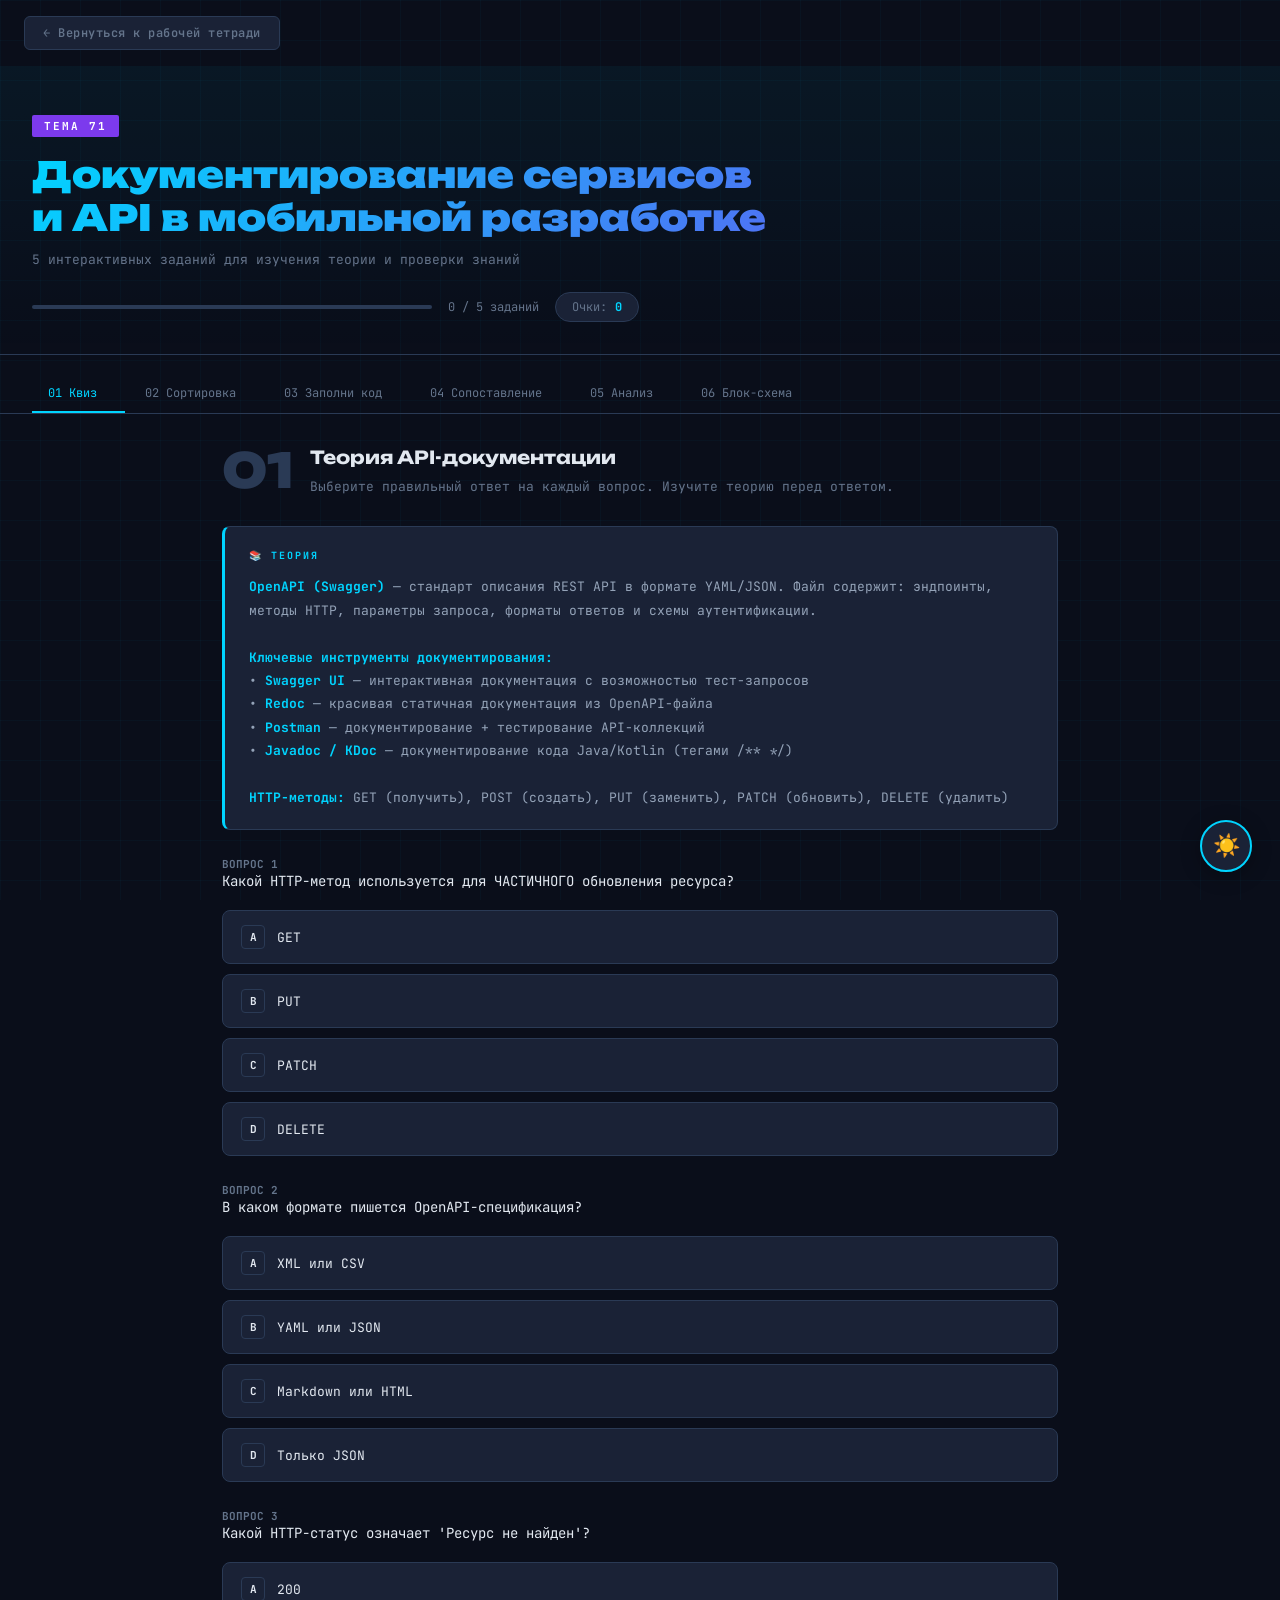
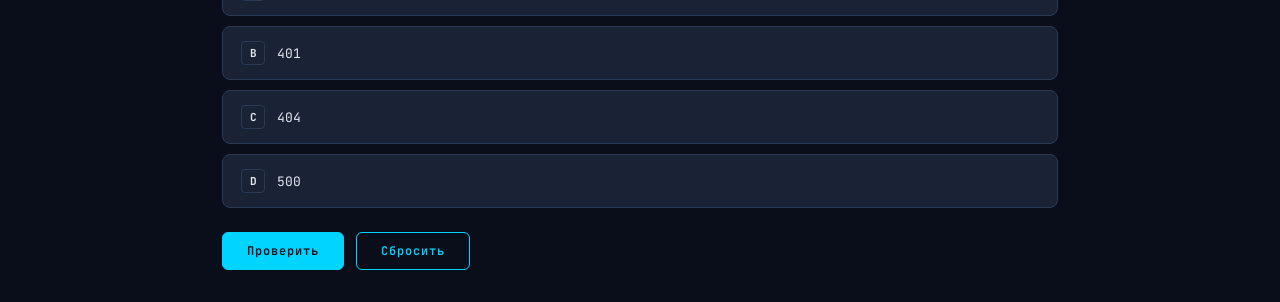
<file: inter.html>
<!DOCTYPE html>
<html lang="ru">
<head>
<meta charset="UTF-8">
<meta name="viewport" content="width=device-width, initial-scale=1.0">
<title>Тема 71 — Документирование API</title>
<link href="https://fonts.googleapis.com/css2?family=JetBrains+Mono:wght@400;600;700&family=Unbounded:wght@400;700;900&display=swap" rel="stylesheet">
<style>
  /* ===== ТЁМНАЯ ТЕМА (по умолчанию) ===== */
  :root {
    --bg:        #0a0e1a;
    --surface:   #111827;
    --card:      #1a2236;
    --border:    #2a3a55;
    --accent:    #00d4ff;
    --accent2:   #7c3aed;
    --accent3:   #10b981;
    --danger:    #ef4444;
    --warn:      #f59e0b;
    --text:      #e2e8f0;
    --muted:     #64748b;
    --code-bg:   #0d1117;
    --hover-bg:  rgba(0,212,255,0.05);
    --text-body: #94a3b8;
    --grid-col:  rgba(0,212,255,0.03);
  }

  /* ===== СВЕТЛАЯ ТЕМА ===== */
  body.light {
    --bg:        #f0f4ff;
    --surface:   #ffffff;
    --card:      #f8faff;
    --border:    #dde3f5;
    --accent:    #4f6ef7;
    --accent2:   #7c3aed;
    --accent3:   #10b981;
    --danger:    #ef4444;
    --warn:      #f59e0b;
    --text:      #1a2236;
    --muted:     #6b7a99;
    --code-bg:   #eef1fb;
    --hover-bg:  rgba(79,110,247,0.06);
    --text-body: #3a4a6b;
    --grid-col:  rgba(79,110,247,0.05);
  }
  body.light::before {
    background-image:
      linear-gradient(var(--grid-col) 1px, transparent 1px),
      linear-gradient(90deg, var(--grid-col) 1px, transparent 1px) !important;
  }
  /* Светлая тема — переопределяем все элементы */
  body.light .theory-box    { color: var(--text-body); background: var(--card); border-color: var(--border); }
  body.light .code-block    { background: var(--code-bg); border-color: var(--border); }
  body.light .quiz-opt      { background: var(--card); color: var(--text); border-color: var(--border); }
  body.light .quiz-opt:hover:not(:disabled) { background: var(--hover-bg); border-color: var(--accent); }
  body.light .sort-item     { background: var(--card); color: var(--text); border-color: var(--border); }
  body.light .sort-item:hover { border-color: var(--accent); }
  body.light .match-item    { background: var(--card); color: var(--text); border-color: var(--border); }
  body.light .match-item:hover:not(.matched) { background: var(--hover-bg); border-color: var(--accent); }
  body.light .chip          { background: var(--card); color: var(--text); border-color: var(--border); }
  body.light .chip:hover    { border-color: var(--accent); }
  body.light .drag-item     { background: var(--surface); color: var(--text); border-color: var(--border); }
  body.light .drag-list     { background: var(--card); border-color: var(--border); }
  body.light .score-badge   { background: var(--card); border-color: var(--border); }
  body.light .header        { background: linear-gradient(180deg, var(--hover-bg) 0%, transparent 100%); border-color: var(--border); }
  body.light .tabs          { border-color: var(--border); }
  body.light .tab-btn:hover { color: var(--text); }
  body.light .btn:hover     { background: var(--hover-bg); box-shadow: 0 4px 16px rgba(79,110,247,0.2); }
  body.light .btn-primary   { background: var(--accent); color: #fff; }
  body.light .btn-primary:hover { background: #6b87f8; }
  body.light .schema-placeholder { background: var(--surface); border-color: var(--border); }
  body.light .task-number   { color: var(--border); }
  body.light .theme-toggle:hover { box-shadow: 0 8px 28px rgba(79,110,247,0.2), 0 0 16px rgba(79,110,247,0.2); }

  /* ===== КНОПКА ТЕМЫ ===== */
  .theme-toggle {
    position: fixed; bottom: 28px; right: 28px; z-index: 999;
    width: 52px; height: 52px; border-radius: 50%;
    border: 2px solid var(--accent); background: var(--card); color: var(--accent);
    font-size: 22px; cursor: pointer; display: flex; align-items: center; justify-content: center;
    box-shadow: 0 4px 20px rgba(0,0,0,0.3);
    transition: transform 0.3s ease, box-shadow 0.3s ease, background 0.3s ease, border-color 0.35s ease;
    padding: 0; margin: 0; letter-spacing: 0; line-height: 1;
  }
  .theme-toggle:hover {
    transform: translateY(-3px) scale(1.1);
    box-shadow: 0 8px 28px rgba(0,0,0,0.3), 0 0 16px rgba(0,212,255,0.3);
  }

  /* ===== БАЗА ===== */
  * { box-sizing: border-box; margin: 0; padding: 0; }
  body {
    background: var(--bg); color: var(--text);
    font-family: 'JetBrains Mono', monospace;
    min-height: 100vh; overflow-x: hidden;
    transition: background 0.35s ease, color 0.35s ease;
  }
  body::before {
    content: ''; position: fixed; inset: 0;
    background-image:
      linear-gradient(var(--grid-col) 1px, transparent 1px),
      linear-gradient(90deg, var(--grid-col) 1px, transparent 1px);
    background-size: 40px 40px; pointer-events: none; z-index: 0;
    transition: background-image 0.35s ease;
  }
  @keyframes fadeIn { from { opacity:0; transform:translateY(10px);} to { opacity:1; transform:translateY(0);} }

  /* ===== HEADER ===== */
  .header {
    position: relative; z-index: 1;
    padding: 48px 32px 32px; border-bottom: 1px solid var(--border);
    background: linear-gradient(180deg, rgba(0,212,255,0.05) 0%, transparent 100%);
    transition: background 0.35s ease, border-color 0.35s ease;
  }
  .topic-badge {
    display: inline-block; background: var(--accent2); color: #fff;
    font-size: 11px; font-weight: 700; letter-spacing: 2px; padding: 4px 12px;
    border-radius: 2px; margin-bottom: 16px;
  }
  .header h1 {
    font-family: 'Unbounded', sans-serif;
    font-size: clamp(20px, 4vw, 36px); font-weight: 900; line-height: 1.2;
    background: linear-gradient(135deg, var(--accent), var(--accent2));
    -webkit-background-clip: text; -webkit-text-fill-color: transparent; background-clip: text;
  }
  .header p { margin-top: 12px; color: var(--muted); font-size: 13px; max-width: 600px; }
  .progress-bar-wrap { margin-top: 24px; display: flex; align-items: center; gap: 16px; }
  .progress-bar {
    flex: 1; height: 4px; background: var(--border); border-radius: 2px;
    overflow: hidden; max-width: 400px; transition: background 0.35s ease;
  }
  .progress-fill {
    height: 100%; background: linear-gradient(90deg, var(--accent), var(--accent2));
    transition: width 0.4s ease; border-radius: 2px;
  }
  .progress-text { font-size: 12px; color: var(--muted); }

  /* ===== TABS ===== */
  .tabs {
    position: relative; z-index: 1;
    display: flex; gap: 4px; padding: 20px 32px 0;
    border-bottom: 1px solid var(--border); overflow-x: auto;
    transition: border-color 0.35s ease;
  }
  .tab-btn {
    background: transparent; border: none; color: var(--muted);
    font-family: 'JetBrains Mono', monospace; font-size: 12px; padding: 10px 16px;
    cursor: pointer; border-bottom: 2px solid transparent; transition: all 0.2s; white-space: nowrap;
  }
  .tab-btn:hover { color: var(--text); }
  .tab-btn.active { color: var(--accent); border-bottom-color: var(--accent); }
  .tab-btn .check {
    display: inline-block; width: 6px; height: 6px; border-radius: 50%;
    background: var(--accent3); margin-left: 6px; vertical-align: middle; opacity: 0;
  }
  .tab-btn.done .check { opacity: 1; }

  /* ===== MAIN ===== */
  .main { position: relative; z-index: 1; padding: 32px; max-width: 900px; margin: 0 auto; }
  .task-panel { display: none; animation: fadeIn 0.3s ease; }
  .task-panel.active { display: block; }

  .task-header { display: flex; align-items: flex-start; gap: 16px; margin-bottom: 28px; }
  .task-number {
    font-family: 'Unbounded', sans-serif; font-size: 48px; font-weight: 900;
    color: var(--border); line-height: 1; min-width: 60px; transition: color 0.35s ease;
  }
  .task-title { font-family: 'Unbounded', sans-serif; font-size: 18px; font-weight: 700; margin-bottom: 8px; }
  .task-desc  { font-size: 13px; color: var(--muted); line-height: 1.7; }

  /* ===== THEORY ===== */
  .theory-box {
    background: var(--card); border: 1px solid var(--border); border-left: 3px solid var(--accent);
    border-radius: 8px; padding: 20px 24px; margin-bottom: 24px;
    font-size: 13px; line-height: 1.8; color: var(--text-body);
    transition: background 0.35s ease, color 0.35s ease, border-color 0.35s ease;
  }
  .theory-box strong { color: var(--accent); }
  .theory-label { font-size: 10px; letter-spacing: 2px; color: var(--accent); font-weight: 700; margin-bottom: 10px; display: block; }

  /* ===== CODE ===== */
  .code-block {
    background: var(--code-bg); border: 1px solid var(--border); border-radius: 8px;
    padding: 20px; font-size: 12px; line-height: 1.8; overflow-x: auto; margin: 16px 0;
    transition: background 0.35s ease, border-color 0.35s ease;
  }
  .code-block .kw   { color: #ff79c6; }
  .code-block .str  { color: #f1fa8c; }
  .code-block .prop { color: var(--accent); }
  .code-block .val  { color: var(--accent3); }
  .code-block .cmt  { color: #6272a4; }
  .code-block .num  { color: #bd93f9; }

  /* ===== QUIZ ===== */
  .quiz-options { display: flex; flex-direction: column; gap: 10px; margin: 20px 0; }
  .quiz-opt {
    background: var(--card); border: 1px solid var(--border); border-radius: 8px;
    padding: 14px 18px; cursor: pointer;
    font-family: 'JetBrains Mono', monospace; font-size: 13px; color: var(--text);
    text-align: left; transition: all 0.2s; display: flex; align-items: center; gap: 12px;
  }
  .quiz-opt:hover:not(:disabled) { border-color: var(--accent); background: var(--hover-bg); }
  .quiz-opt:disabled { cursor: default; }
  .quiz-opt.correct { border-color: var(--accent3); background: rgba(16,185,129,0.1); color: var(--accent3); }
  .quiz-opt.wrong   { border-color: var(--danger);  background: rgba(239,68,68,0.1);  color: var(--danger); }
  .opt-label {
    width: 24px; height: 24px; border: 1px solid var(--border); border-radius: 4px;
    display: flex; align-items: center; justify-content: center; font-size: 11px; font-weight: 700; flex-shrink: 0;
  }

  /* ===== DRAG AND DROP ===== */
  .drag-container { display: flex; gap: 24px; flex-wrap: wrap; }
  .drag-list {
    flex: 1; min-width: 200px; background: var(--card); border: 1px solid var(--border);
    border-radius: 8px; padding: 16px; min-height: 180px;
    transition: background 0.35s ease, border-color 0.35s ease;
  }
  .drag-list h4 { font-size: 11px; letter-spacing: 1px; color: var(--muted); margin-bottom: 12px; }
  .drag-item {
    background: var(--surface); border: 1px solid var(--border);
    border-radius: 6px; padding: 10px 14px; font-size: 12px; cursor: grab;
    margin-bottom: 8px; transition: all 0.2s; user-select: none;
  }
  .drag-item:hover { border-color: var(--accent); }
  .drag-item.dragging { opacity: 0.5; }
  .drag-list.drag-over { border-color: var(--accent); background: var(--hover-bg); }

  /* ===== SORT ===== */
  .sort-list { display: flex; flex-direction: column; gap: 8px; margin: 16px 0; }
  .sort-item {
    background: var(--card); border: 1px solid var(--border); border-radius: 8px;
    padding: 12px 16px; font-size: 12px; cursor: grab;
    display: flex; align-items: center; gap: 12px; transition: all 0.2s; user-select: none;
  }
  .sort-item:hover { border-color: var(--accent); }
  .sort-handle { color: var(--muted); font-size: 16px; }
  .sort-num {
    width: 24px; height: 24px; background: var(--border); border-radius: 4px;
    display: flex; align-items: center; justify-content: center; font-size: 11px; font-weight: 700; flex-shrink: 0;
  }
  .sort-item.correct-pos { border-color: var(--accent3); }
  .sort-item.wrong-pos   { border-color: var(--danger); }

  /* ===== FILL BLANK ===== */
  .fill-blank {
    display: inline-block; border-bottom: 2px solid var(--accent);
    min-width: 100px; padding: 0 8px;
    font-family: 'JetBrains Mono', monospace; font-size: 13px;
    background: transparent; color: var(--accent); outline: none; text-align: center;
    transition: border-color 0.2s, color 0.2s;
  }
  .fill-blank.correct { border-color: var(--accent3); color: var(--accent3); }
  .fill-blank.wrong   { border-color: var(--danger);  color: var(--danger); }

  /* ===== MATCH ===== */
  .match-grid { display: grid; grid-template-columns: 1fr 1fr; gap: 16px; margin: 20px 0; }
  .match-col  { display: flex; flex-direction: column; gap: 8px; }
  .match-item {
    background: var(--card); border: 1px solid var(--border); border-radius: 8px;
    padding: 12px 16px; font-size: 12px; cursor: pointer; transition: all 0.2s;
    min-height: 52px; display: flex; align-items: center;
  }
  .match-item:hover:not(.matched) { border-color: var(--accent); background: var(--hover-bg); }
  .match-item.selected    { border-color: var(--accent); background: rgba(0,212,255,0.08); }
  .match-item.matched     { border-color: var(--accent3); background: rgba(16,185,129,0.08); cursor: default; }
  .match-item.wrong-match { border-color: var(--danger);  background: rgba(239,68,68,0.08); }

  /* ===== CHIPS ===== */
  .chips { display: flex; flex-wrap: wrap; gap: 8px; margin: 16px 0; }
  .chip {
    background: var(--card); border: 1px solid var(--border); border-radius: 20px;
    padding: 6px 16px; font-size: 12px; cursor: pointer; transition: all 0.2s;
  }
  .chip:hover { border-color: var(--accent); }
  .chip.selected       { background: rgba(0,212,255,0.1); border-color: var(--accent); color: var(--accent); }
  .chip.correct        { border-color: var(--accent3); background: rgba(16,185,129,0.1); color: var(--accent3); }
  .chip.wrong-selected { border-color: var(--danger); background: rgba(239,68,68,0.1); color: var(--danger); }

  /* ===== BUTTONS ===== */
  .btn {
    background: transparent; border: 1px solid var(--accent); color: var(--accent);
    font-family: 'JetBrains Mono', monospace; font-size: 12px; font-weight: 600;
    padding: 10px 24px; border-radius: 6px; cursor: pointer; transition: all 0.2s; letter-spacing: 1px;
  }
  .btn:hover { background: var(--hover-bg); transform: translateY(-2px); box-shadow: 0 4px 16px rgba(0,212,255,0.2); }
  .btn-primary { background: var(--accent); color: var(--bg); }
  .btn-primary:hover { background: #33deff; }
  .btn-row { display: flex; gap: 12px; margin-top: 20px; flex-wrap: wrap; }

  /* ===== FEEDBACK ===== */
  .feedback {
    border-radius: 8px; padding: 14px 18px; margin-top: 16px;
    font-size: 13px; line-height: 1.6; display: none;
  }
  .feedback.show    { display: block; animation: fadeIn 0.3s ease; }
  .feedback.success { background: rgba(16,185,129,0.1); border: 1px solid var(--accent3); color: var(--accent3); }
  .feedback.error   { background: rgba(239,68,68,0.1);  border: 1px solid var(--danger);  color: var(--danger); }
  .feedback.info    { background: rgba(0,212,255,0.1);  border: 1px solid var(--accent);  color: var(--accent); }

  /* ===== SCORE ===== */
  .score-badge {
    display: inline-flex; align-items: center; gap: 8px;
    background: var(--card); border: 1px solid var(--border); border-radius: 20px;
    padding: 6px 16px; font-size: 12px; color: var(--muted);
    transition: background 0.35s ease, border-color 0.35s ease;
  }
  .score-num { color: var(--accent); font-weight: 700; }

  /* ===== БЛОК-СХЕМА ===== */
  .schema-wrap { text-align: center; margin-top: 8px; }
  .schema-wrap img {
    max-width: 100%; border-radius: 10px;
    border: 1px solid var(--border);
    box-shadow: 0 4px 24px rgba(0,0,0,0.25);
    transition: border-color 0.35s ease, box-shadow 0.35s ease;
  }
  .schema-placeholder {
    background: var(--surface); border: 2px dashed var(--border); border-radius: 10px;
    padding: 60px 20px; color: var(--muted); font-size: 13px; line-height: 2.2;
    transition: background 0.35s ease, border-color 0.35s ease;
  }
  .schema-placeholder .icon { font-size: 48px; display: block; margin-bottom: 16px; }

  .back-link {
    position: relative; z-index: 2;
    display: inline-flex; align-items: center; gap: 8px;
    margin: 16px 24px;
    padding: 8px 18px;
    font-family: 'JetBrains Mono', monospace;
    font-size: 12px; font-weight: 600; letter-spacing: 0.5px;
    color: var(--muted);
    background: var(--card);
    border: 1px solid var(--border);
    border-radius: 6px;
    text-decoration: none;
    transition: all 0.2s;
  }
  .back-link:hover {
    color: var(--accent);
    border-color: var(--accent);
    background: var(--hover-bg);
  }

  @media (max-width: 600px) {
    .main  { padding: 20px 16px; }
    .tabs  { padding: 16px 16px 0; }
    .match-grid { grid-template-columns: 1fr; }
    .drag-container { flex-direction: column; }
    .theme-toggle { bottom: 18px; right: 18px; width: 46px; height: 46px; font-size: 19px; }
  }
</style>
</head>
<body>
  <a class="back-link" href="index.html">← Вернуться к рабочей тетради</a>

<!-- КНОПКА СМЕНЫ ТЕМЫ -->
<button class="theme-toggle" id="themeBtn"
  onclick="document.body.classList.toggle('light');this.textContent=document.body.classList.contains('light')?'🌙':'☀️'"
  title="Сменить тему">☀️</button>

<div class="header">
  <div class="topic-badge">ТЕМА 71</div>
  <h1>Документирование сервисов<br>и API в мобильной разработке</h1>
  <p>5 интерактивных заданий для изучения теории и проверки знаний</p>
  <div class="progress-bar-wrap">
    <div class="progress-bar"><div class="progress-fill" id="progressFill" style="width:0%"></div></div>
    <div class="progress-text" id="progressText">0 / 5 заданий</div>
    <div class="score-badge">Очки: <span class="score-num" id="scoreDisplay">0</span></div>
  </div>
</div>

<!-- ВКЛАДКИ — добавлена 6-я -->
<div class="tabs">
  <button class="tab-btn active" onclick="switchTab(0)" id="tab0">01 Квиз<span class="check"></span></button>
  <button class="tab-btn" onclick="switchTab(1)" id="tab1">02 Сортировка<span class="check"></span></button>
  <button class="tab-btn" onclick="switchTab(2)" id="tab2">03 Заполни код<span class="check"></span></button>
  <button class="tab-btn" onclick="switchTab(3)" id="tab3">04 Сопоставление<span class="check"></span></button>
  <button class="tab-btn" onclick="switchTab(4)" id="tab4">05 Анализ<span class="check"></span></button>
  <button class="tab-btn" onclick="switchTab(5)" id="tab5">06 Блок-схема</button>
</div>

<div class="main">

  <!-- ЗАДАНИЕ 1: Quiz -->
  <div class="task-panel active" id="panel0">
    <div class="task-header">
      <div class="task-number">01</div>
      <div>
        <div class="task-title">Теория API-документации</div>
        <div class="task-desc">Выберите правильный ответ на каждый вопрос. Изучите теорию перед ответом.</div>
      </div>
    </div>
    <div class="theory-box">
      <span class="theory-label">📚 ТЕОРИЯ</span>
      <strong>OpenAPI (Swagger)</strong> — стандарт описания REST API в формате YAML/JSON. Файл содержит: эндпоинты, методы HTTP, параметры запроса, форматы ответов и схемы аутентификации.<br><br>
      <strong>Ключевые инструменты документирования:</strong><br>
      • <strong>Swagger UI</strong> — интерактивная документация с возможностью тест-запросов<br>
      • <strong>Redoc</strong> — красивая статичная документация из OpenAPI-файла<br>
      • <strong>Postman</strong> — документирование + тестирование API-коллекций<br>
      • <strong>Javadoc / KDoc</strong> — документирование кода Java/Kotlin (тегами /** */)<br><br>
      <strong>HTTP-методы:</strong> GET (получить), POST (создать), PUT (заменить), PATCH (обновить), DELETE (удалить)
    </div>
    <div id="quiz1Questions"></div>
    <div class="feedback" id="quiz1Feedback"></div>
    <div class="btn-row">
      <button class="btn btn-primary" onclick="checkQuiz1()">Проверить</button>
      <button class="btn" onclick="resetQuiz1()">Сбросить</button>
    </div>
  </div>

  <!-- ЗАДАНИЕ 2: Sorting -->
  <div class="task-panel" id="panel1">
    <div class="task-header">
      <div class="task-number">02</div>
      <div>
        <div class="task-title">Структура OpenAPI-спецификации</div>
        <div class="task-desc">Расставьте секции OpenAPI 3.0 файла в правильном порядке перетаскиванием</div>
      </div>
    </div>
    <div class="theory-box">
      <span class="theory-label">📚 ТЕОРИЯ</span>
      Файл OpenAPI 3.0 состоит из обязательных секций в определённом логическом порядке:<br><br>
      <strong>openapi</strong> → версия спецификации (например, "3.0.3")<br>
      <strong>info</strong> → метаданные API (название, версия, описание, контакты)<br>
      <strong>servers</strong> → список базовых URL серверов (production, staging, dev)<br>
      <strong>paths</strong> → эндпоинты и операции (GET /users, POST /auth и т.д.)<br>
      <strong>components</strong> → переиспользуемые схемы, параметры, ответы<br>
      <strong>security</strong> → глобальные требования аутентификации
    </div>
    <p style="font-size:13px;color:var(--muted);margin-bottom:12px">Перетащите блоки в правильном порядке (сверху вниз):</p>
    <div class="sort-list" id="sortList">
      <div class="sort-item" draggable="true" data-val="paths">
        <span class="sort-handle">⠿</span><span class="sort-num">?</span>
        <div><span style="color:var(--accent)">paths:</span> — эндпоинты и HTTP-операции</div>
      </div>
      <div class="sort-item" draggable="true" data-val="openapi">
        <span class="sort-handle">⠿</span><span class="sort-num">?</span>
        <div><span style="color:var(--accent)">openapi:</span> — версия спецификации</div>
      </div>
      <div class="sort-item" draggable="true" data-val="security">
        <span class="sort-handle">⠿</span><span class="sort-num">?</span>
        <div><span style="color:var(--accent)">security:</span> — требования аутентификации</div>
      </div>
      <div class="sort-item" draggable="true" data-val="servers">
        <span class="sort-handle">⠿</span><span class="sort-num">?</span>
        <div><span style="color:var(--accent)">servers:</span> — список URL-серверов</div>
      </div>
      <div class="sort-item" draggable="true" data-val="info">
        <span class="sort-handle">⠿</span><span class="sort-num">?</span>
        <div><span style="color:var(--accent)">info:</span> — метаданные API</div>
      </div>
      <div class="sort-item" draggable="true" data-val="components">
        <span class="sort-handle">⠿</span><span class="sort-num">?</span>
        <div><span style="color:var(--accent)">components:</span> — переиспользуемые схемы</div>
      </div>
    </div>
    <div class="feedback" id="sort2Feedback"></div>
    <div class="btn-row">
      <button class="btn btn-primary" onclick="checkSort()">Проверить порядок</button>
      <button class="btn" onclick="resetSort()">Сбросить</button>
    </div>
  </div>

  <!-- ЗАДАНИЕ 3: Fill in the code -->
  <div class="task-panel" id="panel2">
    <div class="task-header">
      <div class="task-number">03</div>
      <div>
        <div class="task-title">Заполни OpenAPI-документацию</div>
        <div class="task-desc">Вставьте правильные ключевые слова в YAML-спецификацию</div>
      </div>
    </div>
    <div class="theory-box">
      <span class="theory-label">📚 ТЕОРИЯ</span>
      <code style="color:var(--accent)">operationId</code> — уникальный идентификатор операции<br>
      <code style="color:var(--accent)">summary</code> — краткое описание операции<br>
      <code style="color:var(--accent)">parameters</code> — список параметров (path, query, header)<br>
      <code style="color:var(--accent)">responses</code> — возможные ответы по HTTP-кодам<br>
      <code style="color:var(--accent)">schema</code> — описание структуры данных (тип, свойства)
    </div>
    <div class="code-block">
      <div><span class="prop">paths</span>:</div>
      <div>&nbsp;&nbsp;<span class="prop">/users/{id}</span>:</div>
      <div>&nbsp;&nbsp;&nbsp;&nbsp;<span class="kw">get</span>:</div>
      <div>&nbsp;&nbsp;&nbsp;&nbsp;&nbsp;&nbsp;<span class="prop"><input class="fill-blank" id="f1" placeholder="???" style="width:130px"></span>: <span class="str">"getUserById"</span></div>
      <div>&nbsp;&nbsp;&nbsp;&nbsp;&nbsp;&nbsp;<span class="prop"><input class="fill-blank" id="f2" placeholder="???" style="width:100px"></span>: <span class="str">"Получить пользователя"</span></div>
      <div>&nbsp;&nbsp;&nbsp;&nbsp;&nbsp;&nbsp;<span class="prop"><input class="fill-blank" id="f3" placeholder="???" style="width:110px"></span>:</div>
      <div>&nbsp;&nbsp;&nbsp;&nbsp;&nbsp;&nbsp;&nbsp;&nbsp;- <span class="prop">name</span>: <span class="str">id</span></div>
      <div>&nbsp;&nbsp;&nbsp;&nbsp;&nbsp;&nbsp;&nbsp;&nbsp;&nbsp;&nbsp;<span class="prop">in</span>: <span class="str">path</span></div>
      <div>&nbsp;&nbsp;&nbsp;&nbsp;&nbsp;&nbsp;&nbsp;&nbsp;&nbsp;&nbsp;<span class="prop">required</span>: <span class="val">true</span></div>
      <div>&nbsp;&nbsp;&nbsp;&nbsp;&nbsp;&nbsp;<span class="prop"><input class="fill-blank" id="f4" placeholder="???" style="width:100px"></span>:</div>
      <div>&nbsp;&nbsp;&nbsp;&nbsp;&nbsp;&nbsp;&nbsp;&nbsp;<span class="num">200</span>:</div>
      <div>&nbsp;&nbsp;&nbsp;&nbsp;&nbsp;&nbsp;&nbsp;&nbsp;&nbsp;&nbsp;<span class="prop">description</span>: <span class="str">"Успешно"</span></div>
      <div>&nbsp;&nbsp;&nbsp;&nbsp;&nbsp;&nbsp;&nbsp;&nbsp;&nbsp;&nbsp;<span class="prop">content</span>:</div>
      <div>&nbsp;&nbsp;&nbsp;&nbsp;&nbsp;&nbsp;&nbsp;&nbsp;&nbsp;&nbsp;&nbsp;&nbsp;<span class="prop">application/json</span>:</div>
      <div>&nbsp;&nbsp;&nbsp;&nbsp;&nbsp;&nbsp;&nbsp;&nbsp;&nbsp;&nbsp;&nbsp;&nbsp;&nbsp;&nbsp;<span class="prop"><input class="fill-blank" id="f5" placeholder="???" style="width:80px"></span>:</div>
      <div>&nbsp;&nbsp;&nbsp;&nbsp;&nbsp;&nbsp;&nbsp;&nbsp;&nbsp;&nbsp;&nbsp;&nbsp;&nbsp;&nbsp;&nbsp;&nbsp;<span class="prop">$ref</span>: <span class="str">'#/components/schemas/User'</span></div>
    </div>
    <p style="font-size:12px;color:var(--muted)">Слова для вставки: <strong style="color:var(--text)">operationId, summary, parameters, responses, schema</strong></p>
    <div class="feedback" id="fill3Feedback"></div>
    <div class="btn-row">
      <button class="btn btn-primary" onclick="checkFill()">Проверить</button>
      <button class="btn" onclick="resetFill()">Сбросить</button>
    </div>
  </div>

  <!-- ЗАДАНИЕ 4: Matching -->
  <div class="task-panel" id="panel3">
    <div class="task-header">
      <div class="task-number">04</div>
      <div>
        <div class="task-title">Сопоставь инструмент с описанием</div>
        <div class="task-desc">Нажмите на термин, затем на его описание. Найдите все пары.</div>
      </div>
    </div>
    <div class="theory-box">
      <span class="theory-label">📚 ТЕОРИЯ</span>
      <strong>Инструменты документирования API:</strong><br><br>
      • <strong>Swagger UI</strong> — интерактивная страница из OpenAPI-файла, запросы из браузера<br>
      • <strong>Redoc</strong> — трёхколоночная документация для публичных API<br>
      • <strong>Postman</strong> — коллекции запросов + автогенерация публичной документации<br>
      • <strong>KDoc</strong> — документирование кода Kotlin (/** */ блоки)<br>
      • <strong>Retrofit</strong> — аннотации @GET/@POST превращаются в документацию<br>
      • <strong>mermaid.js</strong> — диаграммы последовательностей для API-флоу
    </div>
    <div class="match-grid">
      <div class="match-col" id="matchLeft">
        <div class="match-item" onclick="matchClick(this,'swagger')" data-id="swagger">Swagger UI</div>
        <div class="match-item" onclick="matchClick(this,'redoc')"   data-id="redoc">Redoc</div>
        <div class="match-item" onclick="matchClick(this,'postman')" data-id="postman">Postman</div>
        <div class="match-item" onclick="matchClick(this,'kdoc')"    data-id="kdoc">KDoc</div>
        <div class="match-item" onclick="matchClick(this,'retrofit')" data-id="retrofit">Retrofit</div>
        <div class="match-item" onclick="matchClick(this,'mermaid')" data-id="mermaid">mermaid.js</div>
      </div>
      <div class="match-col" id="matchRight">
        <div class="match-item" onclick="matchClick(this,'mermaid')" data-id="mermaid">Диаграммы последовательностей для API-флоу</div>
        <div class="match-item" onclick="matchClick(this,'swagger')" data-id="swagger">Интерактивная документация с тест-запросами</div>
        <div class="match-item" onclick="matchClick(this,'kdoc')"    data-id="kdoc">Документирование кода Kotlin (/** */ блоки)</div>
        <div class="match-item" onclick="matchClick(this,'postman')" data-id="postman">Коллекции запросов + публичная документация</div>
        <div class="match-item" onclick="matchClick(this,'retrofit')" data-id="retrofit">Аннотации @GET/@POST как источник документации</div>
        <div class="match-item" onclick="matchClick(this,'redoc')"   data-id="redoc">Трёхколоночная статичная документация</div>
      </div>
    </div>
    <div class="feedback" id="match4Feedback"></div>
  </div>

  <!-- ЗАДАНИЕ 5: Multi-select -->
  <div class="task-panel" id="panel4">
    <div class="task-header">
      <div class="task-number">05</div>
      <div>
        <div class="task-title">Анализ API-документации</div>
        <div class="task-desc">Выберите ВСЕ правильные утверждения для каждого вопроса</div>
      </div>
    </div>
    <div class="theory-box">
      <span class="theory-label">📚 ТЕОРИЯ</span>
      <strong>Лучшие практики документирования API:</strong><br><br>
      ✅ Описывайте все возможные HTTP-коды ответа (200, 201, 400, 401, 404, 500)<br>
      ✅ Используйте реальные примеры запросов и ответов<br>
      ✅ Документируйте аутентификацию (Bearer Token, API Key, OAuth2)<br>
      ✅ Описывайте ограничения rate limiting (лимиты запросов в секунду)<br>
      ✅ Версионирование: /api/v1/, /api/v2/ с changelog изменений<br>
      ❌ Не оставляйте эндпоинты без описания<br>
      ❌ Не используйте внутренние названия/жаргон без объяснения
    </div>
    <div id="multiQuestions"></div>
    <div class="feedback" id="multi5Feedback"></div>
    <div class="btn-row">
      <button class="btn btn-primary" onclick="checkMulti()">Проверить</button>
      <button class="btn" onclick="resetMulti()">Сбросить</button>
    </div>
  </div>

  <!-- ===== ЗАДАНИЕ 6: БЛОК-СХЕМА ===== -->
  <div class="task-panel" id="panel5">
    <div class="task-header">
      <div class="task-number">06</div>
      <div>
        <div class="task-title">Блок-схема</div>
        <div class="task-desc">Визуальная схема процесса документирования API</div>
      </div>
    </div>

    <div class="schema-wrap">
      <!--
        ┌─────────────────────────────────────────────────────┐
        │  ЗАМЕНИ  "ИМЯ_ФАЙЛА.png"  НА ИМЯ СВОЕЙ КАРТИНКИ     │
        │  Например:  src="blokschema.png"                    │
        │  Файл должен лежать рядом с этим HTML-файлом        │
        └─────────────────────────────────────────────────────┘
      -->
      <img src="tema\image1.png" alt="Блок-схема"
           onerror="this.style.display='none';document.getElementById('schemaPlaceholder').style.display='block'">

      <div class="schema-placeholder" id="schemaPlaceholder" style="display:none">
        <span class="icon">🖼️</span>
        Изображение не найдено.<br>
        Открой HTML в редакторе и замени <strong>ИМЯ_ФАЙЛА.png</strong><br>
        на имя своего файла с блок-схемой.<br><br>
        <span style="color:var(--accent)">Пример:</span> src="blokschema.png"
      </div>
    </div>
  </div>

</div><!-- /main -->

<script>
// ==================== STATE ====================
const state = { scores:[0,0,0,0,0], done:[false,false,false,false,false] };

function updateProgress() {
  const done  = state.done.filter(Boolean).length;
  const total = state.scores.reduce((a,b)=>a+b,0);
  document.getElementById('progressFill').style.width = (done/5*100)+'%';
  document.getElementById('progressText').textContent = `${done} / 5 заданий`;
  document.getElementById('scoreDisplay').textContent = total;
}
function switchTab(i) {
  document.querySelectorAll('.task-panel').forEach(p=>p.classList.remove('active'));
  document.querySelectorAll('.tab-btn').forEach(b=>b.classList.remove('active'));
  document.getElementById('panel'+i).classList.add('active');
  document.getElementById('tab'+i).classList.add('active');
}
function markDone(i, pts) {
  if (!state.done[i]) {
    state.done[i]=true; state.scores[i]=pts;
    document.getElementById('tab'+i).classList.add('done');
    updateProgress();
  }
}
function showFeedback(id, type, msg) {
  const el=document.getElementById(id);
  el.className='feedback show '+type;
  el.innerHTML=msg;
}

// ==================== ЗАДАНИЕ 1: QUIZ ====================
const quiz1Data = [
  { q:"Какой HTTP-метод используется для ЧАСТИЧНОГО обновления ресурса?",
    opts:["GET","PUT","PATCH","DELETE"], correct:2,
    exp:"PATCH — частичное обновление (только изменённые поля). PUT — полная замена ресурса." },
  { q:"В каком формате пишется OpenAPI-спецификация?",
    opts:["XML или CSV","YAML или JSON","Markdown или HTML","Только JSON"], correct:1,
    exp:"OpenAPI поддерживает оба формата: YAML (читаемее) и JSON (удобнее для парсинга)." },
  { q:"Какой HTTP-статус означает 'Ресурс не найден'?",
    opts:["200","401","404","500"], correct:2,
    exp:"404 Not Found — сервер не нашёл запрошенный ресурс. 401 — не авторизован, 500 — серверная ошибка." }
];
let quiz1Answered=[];

function renderQuiz1() {
  const container=document.getElementById('quiz1Questions');
  container.innerHTML='';
  quiz1Answered=new Array(quiz1Data.length).fill(null);
  quiz1Data.forEach((q,qi)=>{
    const div=document.createElement('div');
    div.style.marginBottom='24px';
    div.innerHTML=`<p style="font-size:14px;margin-bottom:12px;color:var(--text)"><strong style="color:var(--muted);font-size:11px">ВОПРОС ${qi+1}</strong><br>${q.q}</p>`;
    const opts=document.createElement('div');
    opts.className='quiz-options';
    q.opts.forEach((o,oi)=>{
      const btn=document.createElement('button');
      btn.className='quiz-opt';
      btn.innerHTML=`<span class="opt-label">${String.fromCharCode(65+oi)}</span>${o}`;
      btn.onclick=()=>{
        if(quiz1Answered[qi]!==null) return;
        quiz1Answered[qi]=oi;
        opts.querySelectorAll('.quiz-opt').forEach((b,bi)=>{
          b.disabled=true;
          if(bi===q.correct) b.classList.add('correct');
          else if(bi===oi)   b.classList.add('wrong');
        });
      };
      opts.appendChild(btn);
    });
    div.appendChild(opts);
    container.appendChild(div);
  });
}
function checkQuiz1() {
  const correct=quiz1Answered.filter((a,i)=>a===quiz1Data[i].correct).length;
  const pts=Math.round(correct/quiz1Data.length*20);
  const exps=quiz1Data.map(q=>`• ${q.exp}`).join('<br>');
  if(correct===quiz1Data.length){ showFeedback('quiz1Feedback','success',`✅ Все ${quiz1Data.length} ответа верны! +${pts} очков<br><br>${exps}`); markDone(0,pts); }
  else { showFeedback('quiz1Feedback','error',`❌ Правильных: ${correct}/${quiz1Data.length}. Изучите объяснения:<br><br>${exps}`); if(correct>0) markDone(0,pts); }
}
function resetQuiz1(){ document.getElementById('quiz1Feedback').className='feedback'; renderQuiz1(); }
renderQuiz1();

// ==================== ЗАДАНИЕ 2: SORTING ====================
const correctOrder=['openapi','info','servers','paths','components','security'];
let dragSrc=null;

function initSort(){
  const list=document.getElementById('sortList');
  for(let i=list.children.length;i>=0;i--) list.appendChild(list.children[Math.random()*i|0]);
  list.querySelectorAll('.sort-item').forEach(item=>{
    item.addEventListener('dragstart',e=>{ dragSrc=item; item.classList.add('dragging'); });
    item.addEventListener('dragend',  e=>{ item.classList.remove('dragging'); });
    item.addEventListener('dragover', e=>{ e.preventDefault(); });
    item.addEventListener('drop',     e=>{
      e.preventDefault();
      if(dragSrc!==item){
        const items=[...list.querySelectorAll('.sort-item')];
        if(items.indexOf(dragSrc)<items.indexOf(item)) item.after(dragSrc);
        else item.before(dragSrc);
      }
    });
  });
}
function checkSort(){
  const list=document.getElementById('sortList');
  const items=[...list.querySelectorAll('.sort-item')];
  const current=items.map(i=>i.dataset.val);
  let correct=0;
  items.forEach((item,i)=>{
    item.querySelector('.sort-num').textContent=i+1;
    item.classList.remove('correct-pos','wrong-pos');
    if(current[i]===correctOrder[i]){ item.classList.add('correct-pos'); correct++; }
    else item.classList.add('wrong-pos');
  });
  const pts=Math.round(correct/6*20);
  if(correct===6){ showFeedback('sort2Feedback','success',`✅ Порядок правильный! +${pts} очков`); markDone(1,pts); }
  else { showFeedback('sort2Feedback','error',`❌ Правильно: ${correct}/6. Порядок: openapi → info → servers → paths → components → security`); if(correct>0) markDone(1,pts); }
}
function resetSort(){
  document.getElementById('sort2Feedback').className='feedback';
  document.getElementById('sortList').querySelectorAll('.sort-item').forEach(item=>{
    item.querySelector('.sort-num').textContent='?';
    item.classList.remove('correct-pos','wrong-pos');
  });
  initSort();
}
initSort();

// ==================== ЗАДАНИЕ 3: FILL BLANKS ====================
const fillAnswers={ f1:'operationId', f2:'summary', f3:'parameters', f4:'responses', f5:'schema' };
function checkFill(){
  let correct=0;
  Object.entries(fillAnswers).forEach(([id,ans])=>{
    const el=document.getElementById(id);
    if(el.value.trim().toLowerCase()===ans){ el.classList.add('correct'); el.classList.remove('wrong'); correct++; }
    else { el.classList.add('wrong'); el.classList.remove('correct'); }
  });
  const pts=Math.round(correct/5*20);
  if(correct===5){ showFeedback('fill3Feedback','success',`✅ Все поля заполнены верно! +${pts} очков`); markDone(2,pts); }
  else { showFeedback('fill3Feedback','error',`❌ Правильно: ${correct}/5. Ответы: operationId, summary, parameters, responses, schema`); if(correct>0) markDone(2,pts); }
}
function resetFill(){
  Object.keys(fillAnswers).forEach(id=>{ const el=document.getElementById(id); el.value=''; el.className='fill-blank'; });
  document.getElementById('fill3Feedback').className='feedback';
}

// ==================== ЗАДАНИЕ 4: MATCHING ====================
let matchSelected=null, matchedCount=0;
function matchClick(el,id){
  if(el.classList.contains('matched')) return;
  if(!matchSelected){
    document.querySelectorAll('.match-item').forEach(m=>m.classList.remove('selected'));
    el.classList.add('selected'); matchSelected=el;
  } else {
    if(matchSelected===el){ el.classList.remove('selected'); matchSelected=null; return; }
    const s1=matchSelected.closest('.match-col').id;
    const s2=el.closest('.match-col').id;
    if(s1===s2){ matchSelected.classList.remove('selected'); el.classList.add('selected'); matchSelected=el; return; }
    if(matchSelected.dataset.id===el.dataset.id){
      matchSelected.classList.remove('selected'); matchSelected.classList.add('matched');
      el.classList.add('matched'); matchSelected=null; matchedCount++;
      if(matchedCount===6){ showFeedback('match4Feedback','success','✅ Все пары найдены! +20 очков'); markDone(3,20); }
    } else {
      matchSelected.classList.add('wrong-match'); el.classList.add('wrong-match');
      const a=matchSelected,b=el;
      setTimeout(()=>{ a.classList.remove('selected','wrong-match'); b.classList.remove('wrong-match'); matchSelected=null; },800);
    }
  }
}

// ==================== ЗАДАНИЕ 5: MULTI SELECT ====================
const multiData=[
  { q:"Какие коды HTTP-ответа ОБЯЗАТЕЛЬНО должны быть задокументированы для эндпоинта аутентификации?",
    opts:[{t:"200 — успешная аутентификация",correct:true},{t:"101 — Switching Protocols",correct:false},{t:"401 — неверные учётные данные",correct:true},{t:"500 — внутренняя ошибка сервера",correct:true}] },
  { q:"Что должна содержать хорошая документация REST API?",
    opts:[{t:"Примеры реальных запросов и ответов",correct:true},{t:"Исходный код всех микросервисов",correct:false},{t:"Описание rate limiting (ограничений запросов)",correct:true},{t:"Changelog версий и миграционные гайды",correct:true}] }
];
function renderMulti(){
  const cont=document.getElementById('multiQuestions'); cont.innerHTML='';
  multiData.forEach((q,qi)=>{
    const div=document.createElement('div'); div.style.marginBottom='24px';
    div.innerHTML=`<p style="font-size:14px;margin-bottom:12px"><strong style="color:var(--muted);font-size:11px">ВОПРОС ${qi+1}</strong><br>${q.q}</p>`;
    const chips=document.createElement('div'); chips.className='chips';
    q.opts.forEach(o=>{
      const chip=document.createElement('div'); chip.className='chip'; chip.textContent=o.t;
      chip.onclick=()=>{ if(!chip.classList.contains('correct')&&!chip.classList.contains('wrong-selected')) chip.classList.toggle('selected'); };
      chips.appendChild(chip);
    });
    div.appendChild(chips); cont.appendChild(div);
  });
}
function checkMulti(){
  let totalCorrect=0,totalAll=0;
  const cont=document.getElementById('multiQuestions');
  multiData.forEach((q,qi)=>{
    const chips=[...cont.querySelectorAll('.chips')][qi].querySelectorAll('.chip');
    q.opts.forEach((o,oi)=>{
      const chip=chips[oi],selected=chip.classList.contains('selected');
      chip.classList.remove('selected');
      if(o.correct){ chip.classList.add('correct'); if(selected) totalCorrect++; }
      else if(selected) chip.classList.add('wrong-selected');
      if(o.correct) totalAll++;
    });
  });
  const pts=Math.round(totalCorrect/totalAll*20);
  if(totalCorrect===totalAll){ showFeedback('multi5Feedback','success',`✅ Все правильные варианты отмечены! +${pts} очков`); markDone(4,pts); }
  else { showFeedback('multi5Feedback','error',`❌ Выбрано правильно: ${totalCorrect}/${totalAll}. Правильные ответы выделены зелёным.`); if(totalCorrect>0) markDone(4,pts); }
}
function resetMulti(){ document.getElementById('multi5Feedback').className='feedback'; renderMulti(); }
renderMulti();
updateProgress();
</script>
</body>
</html>
</file>
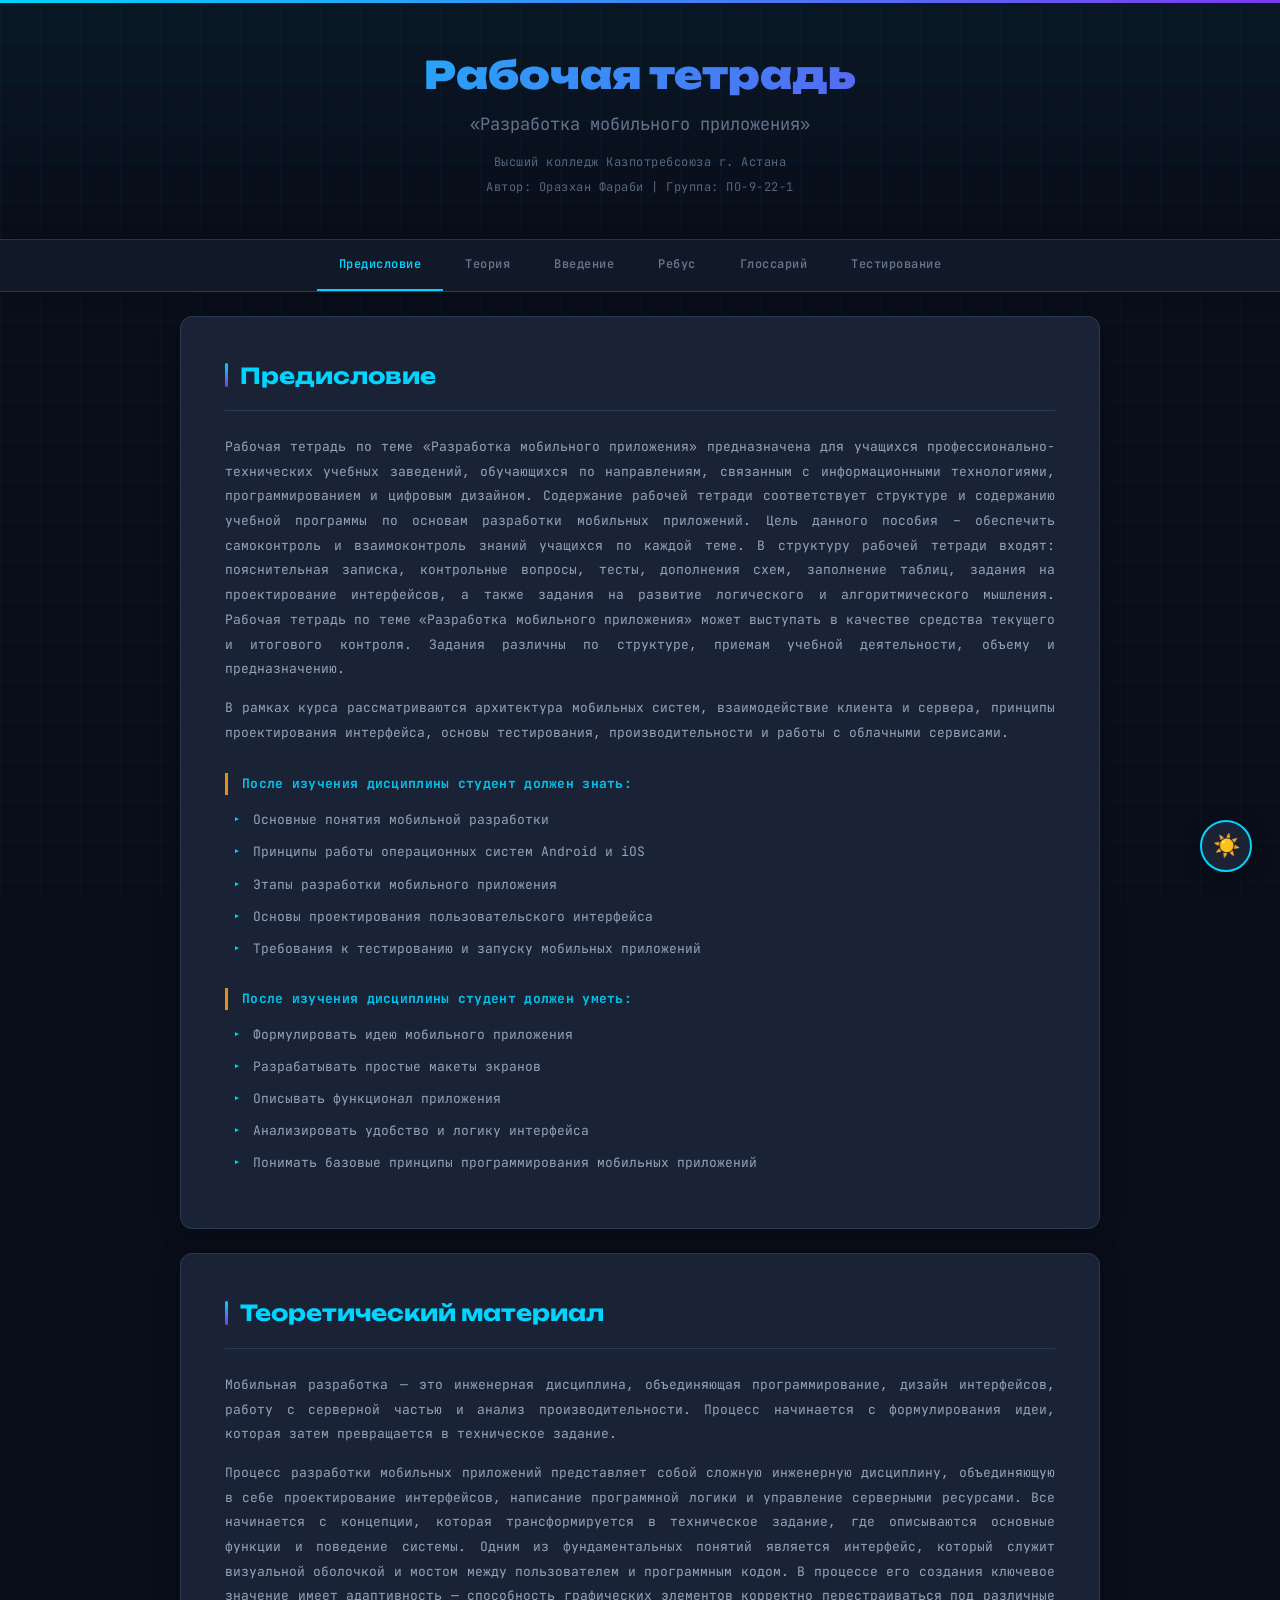
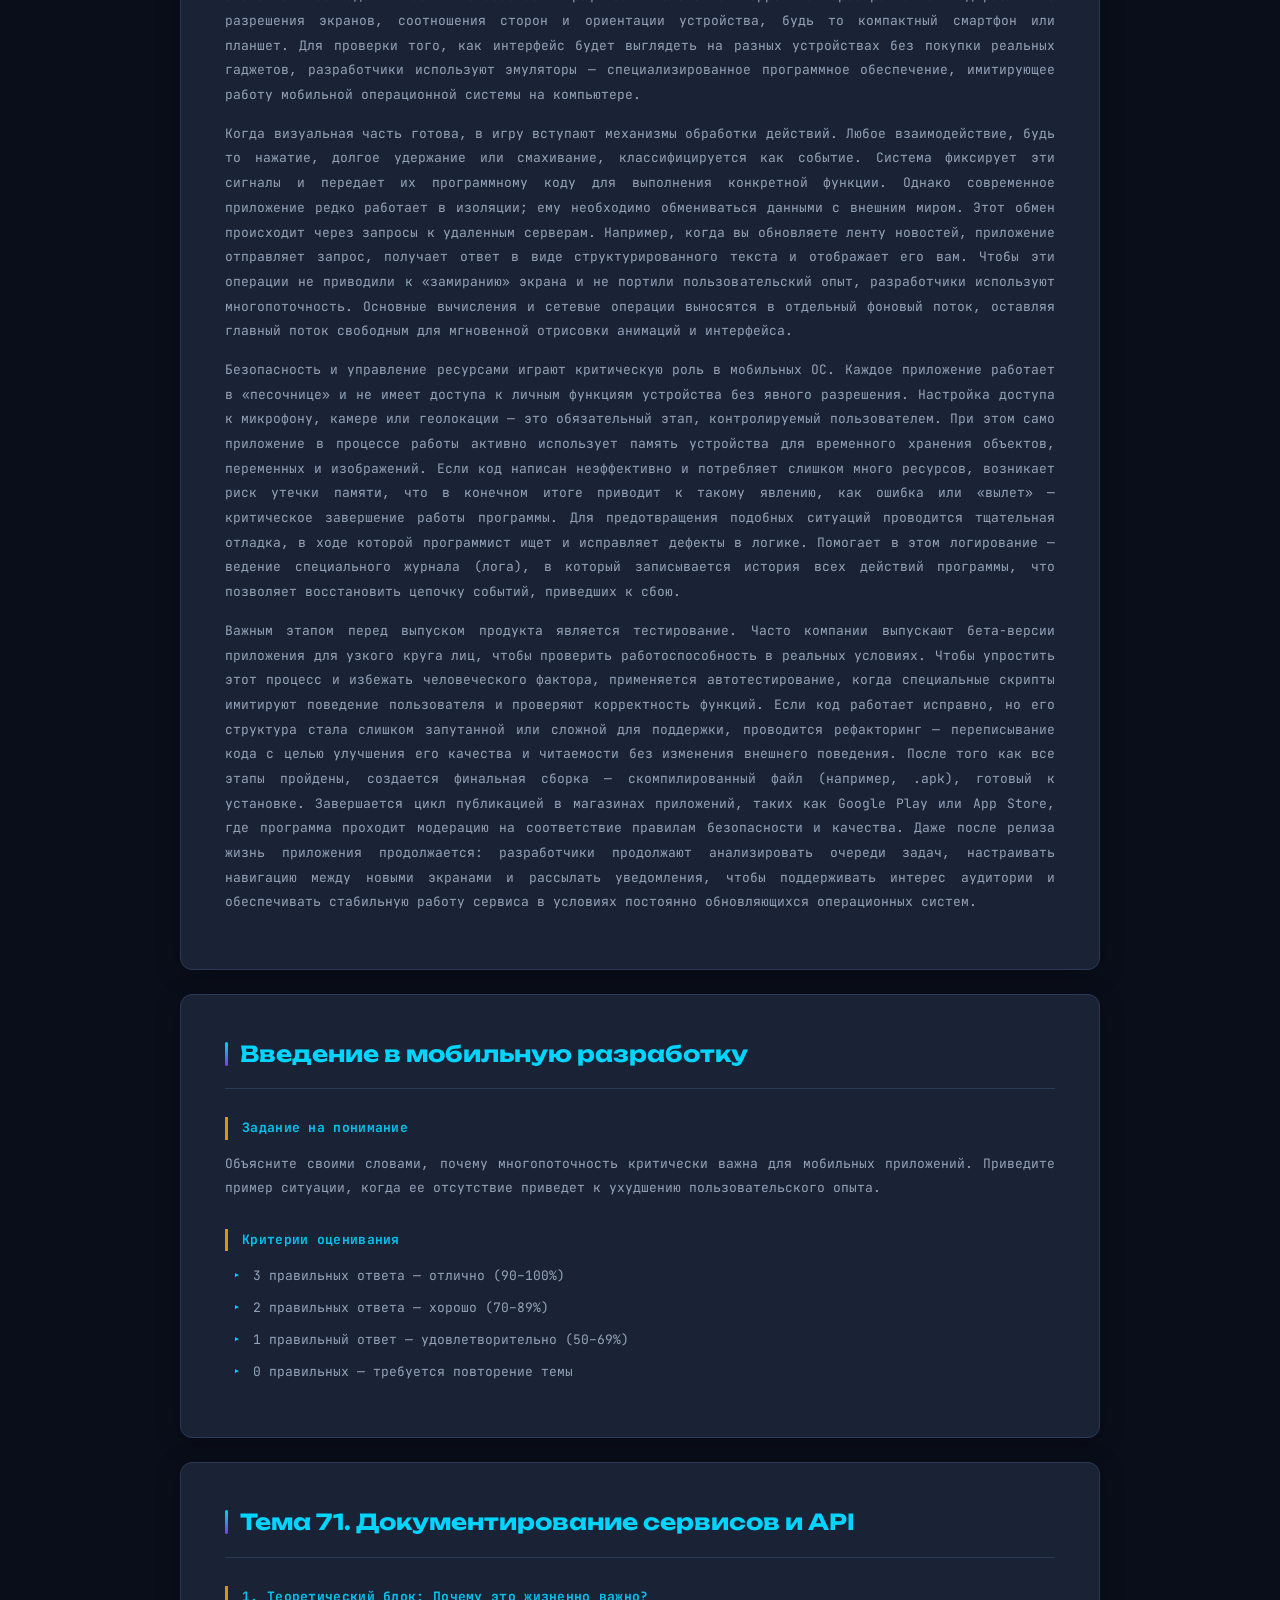
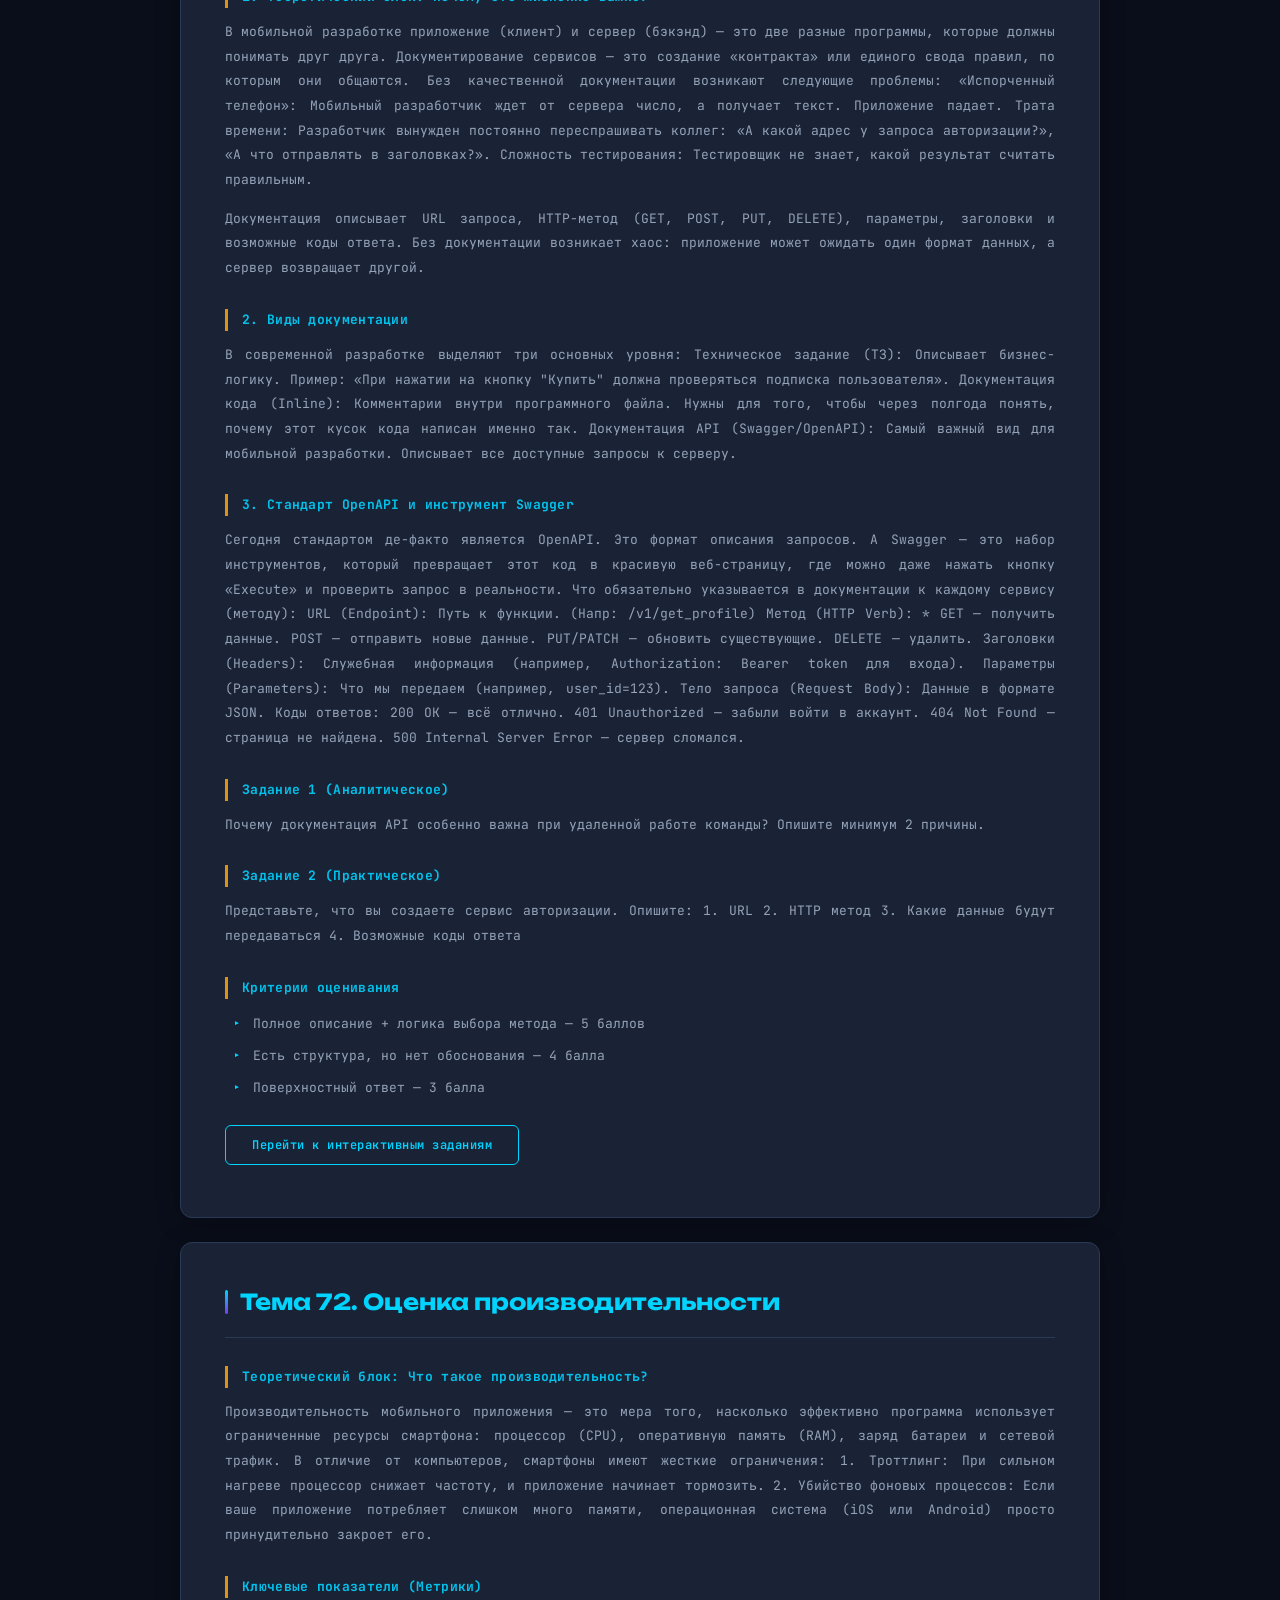
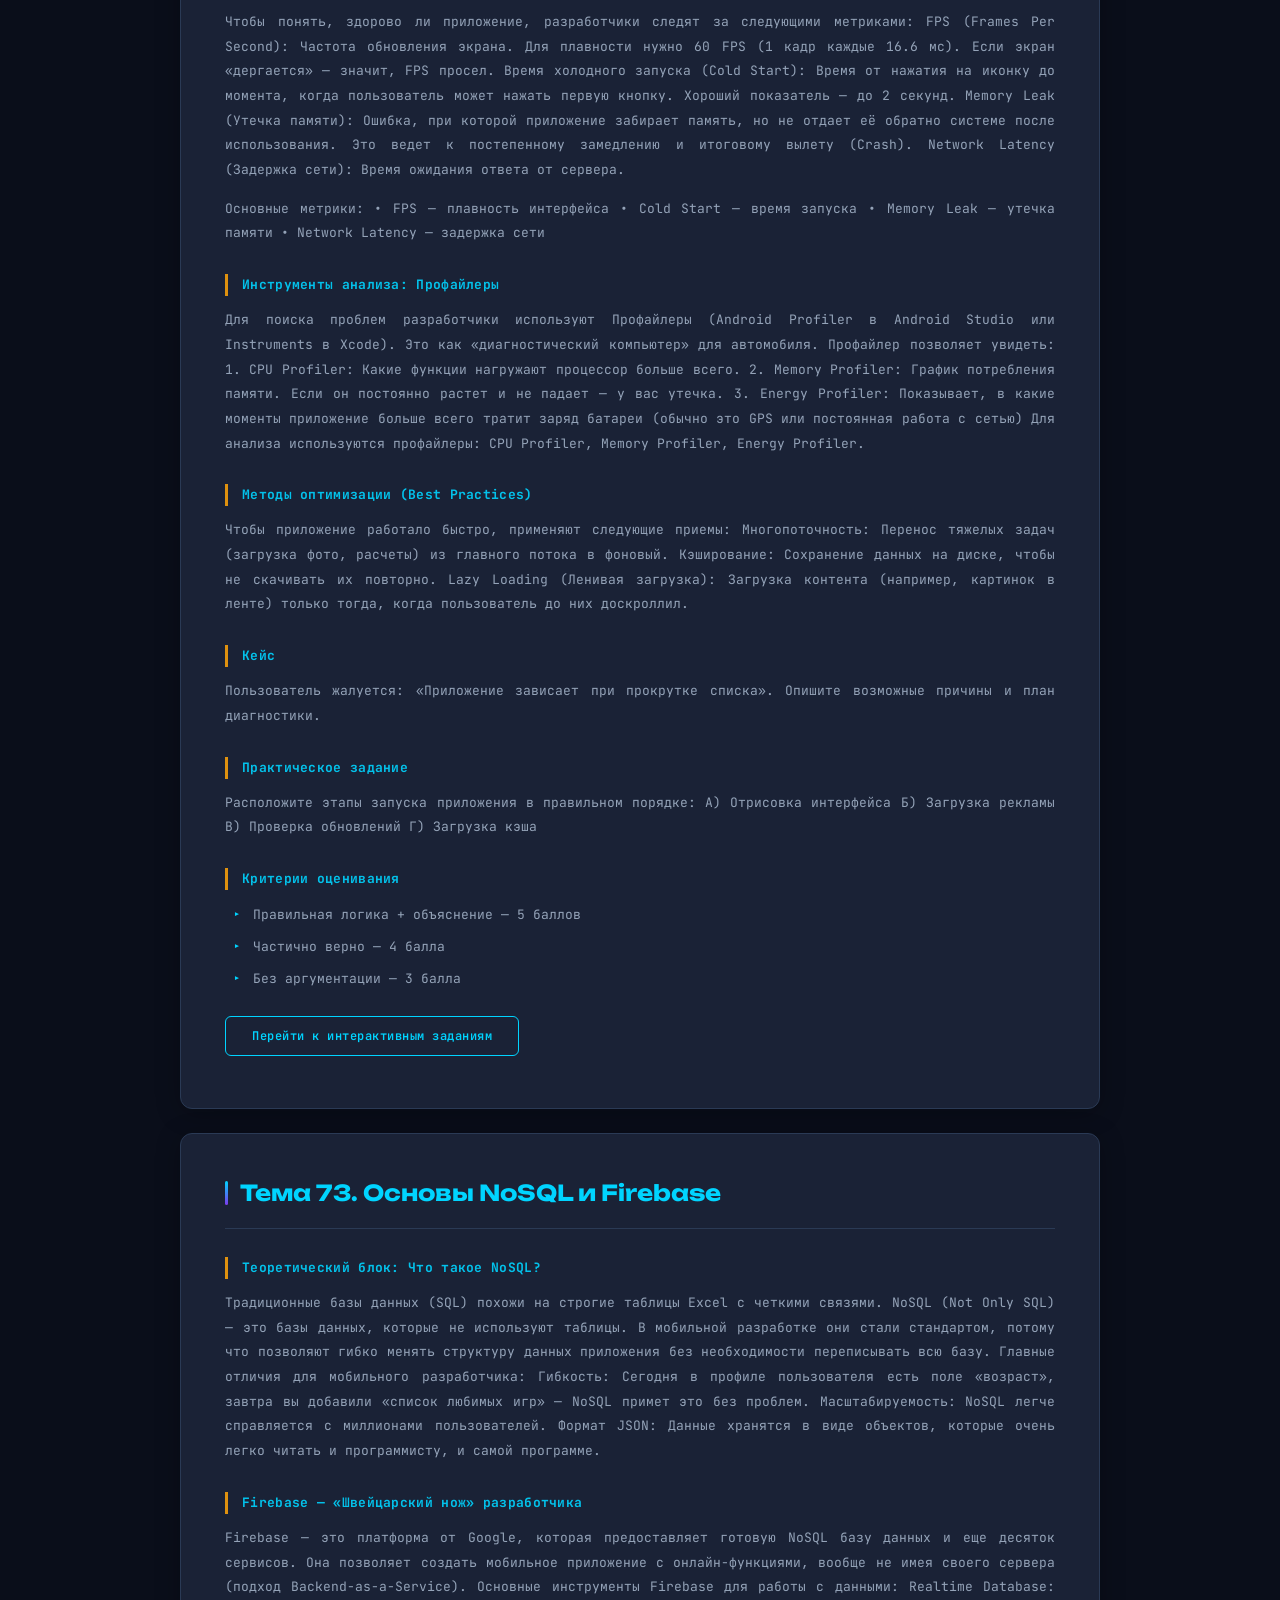
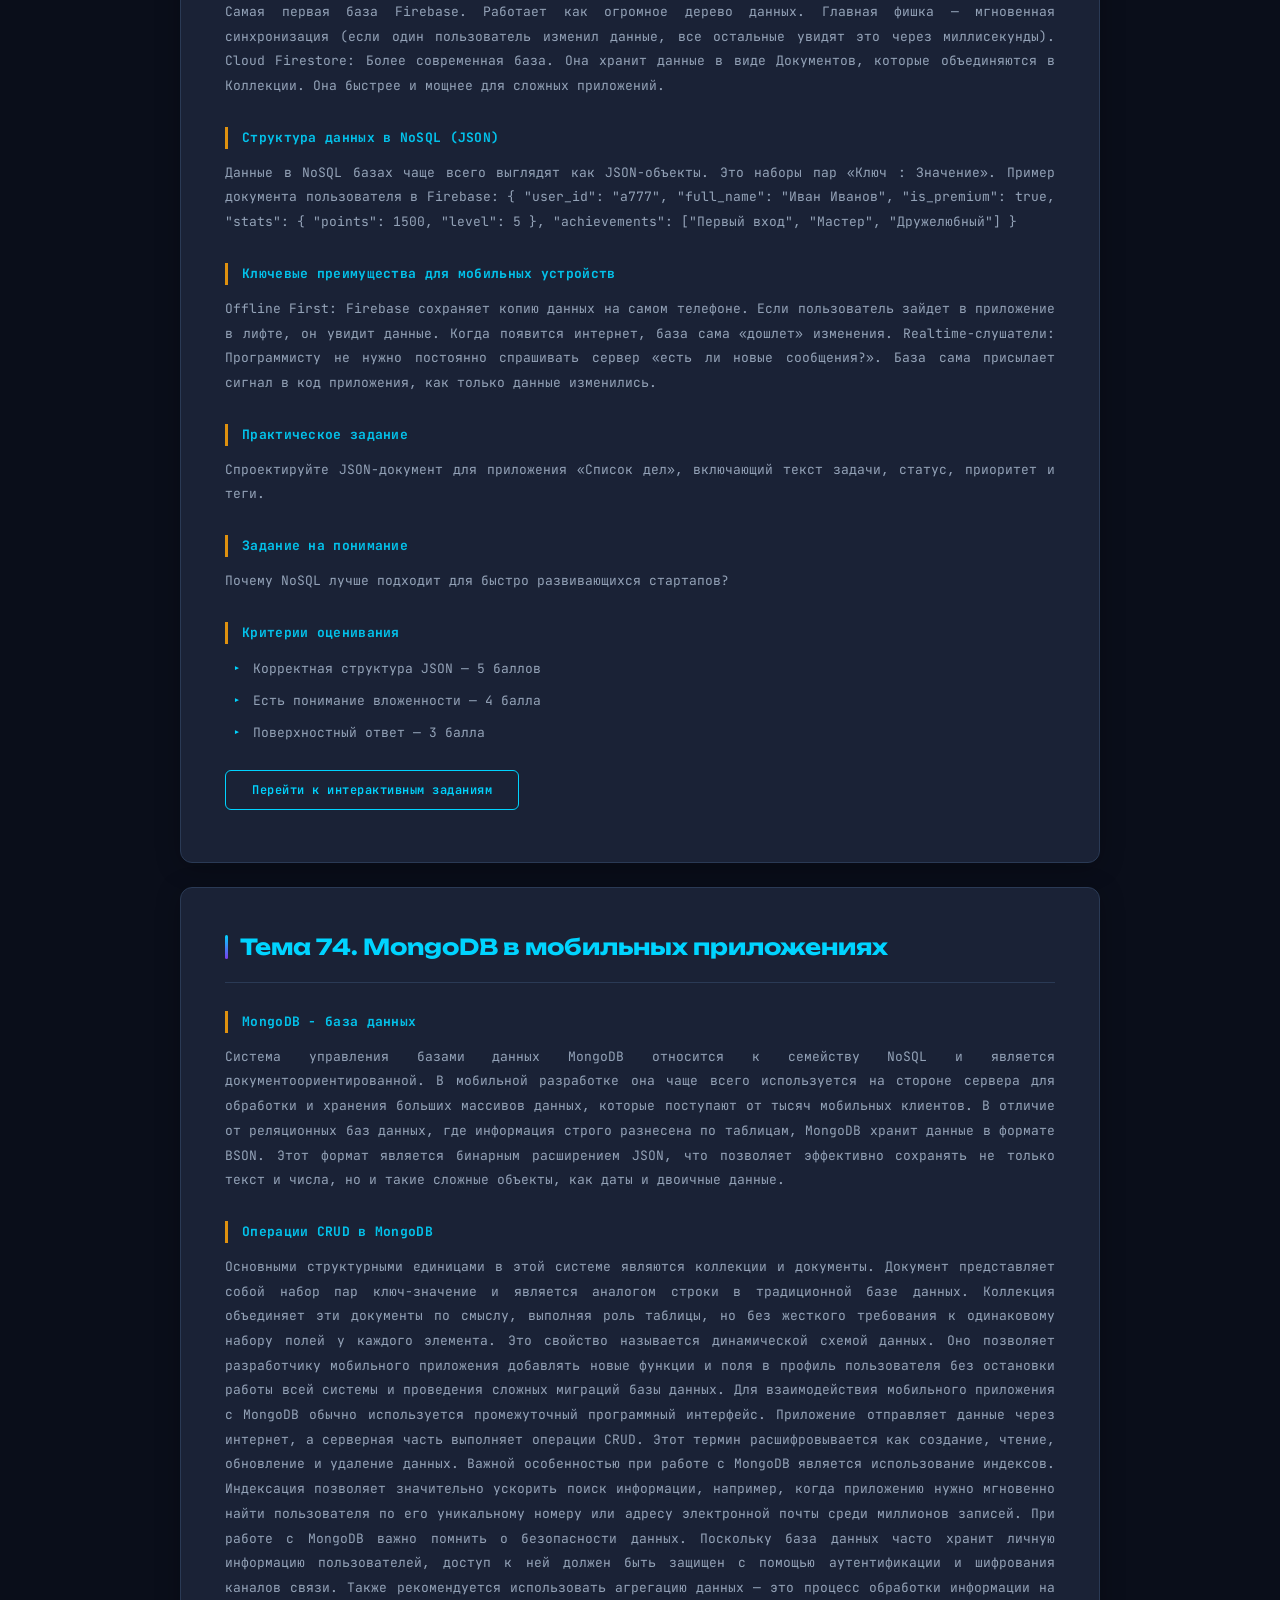
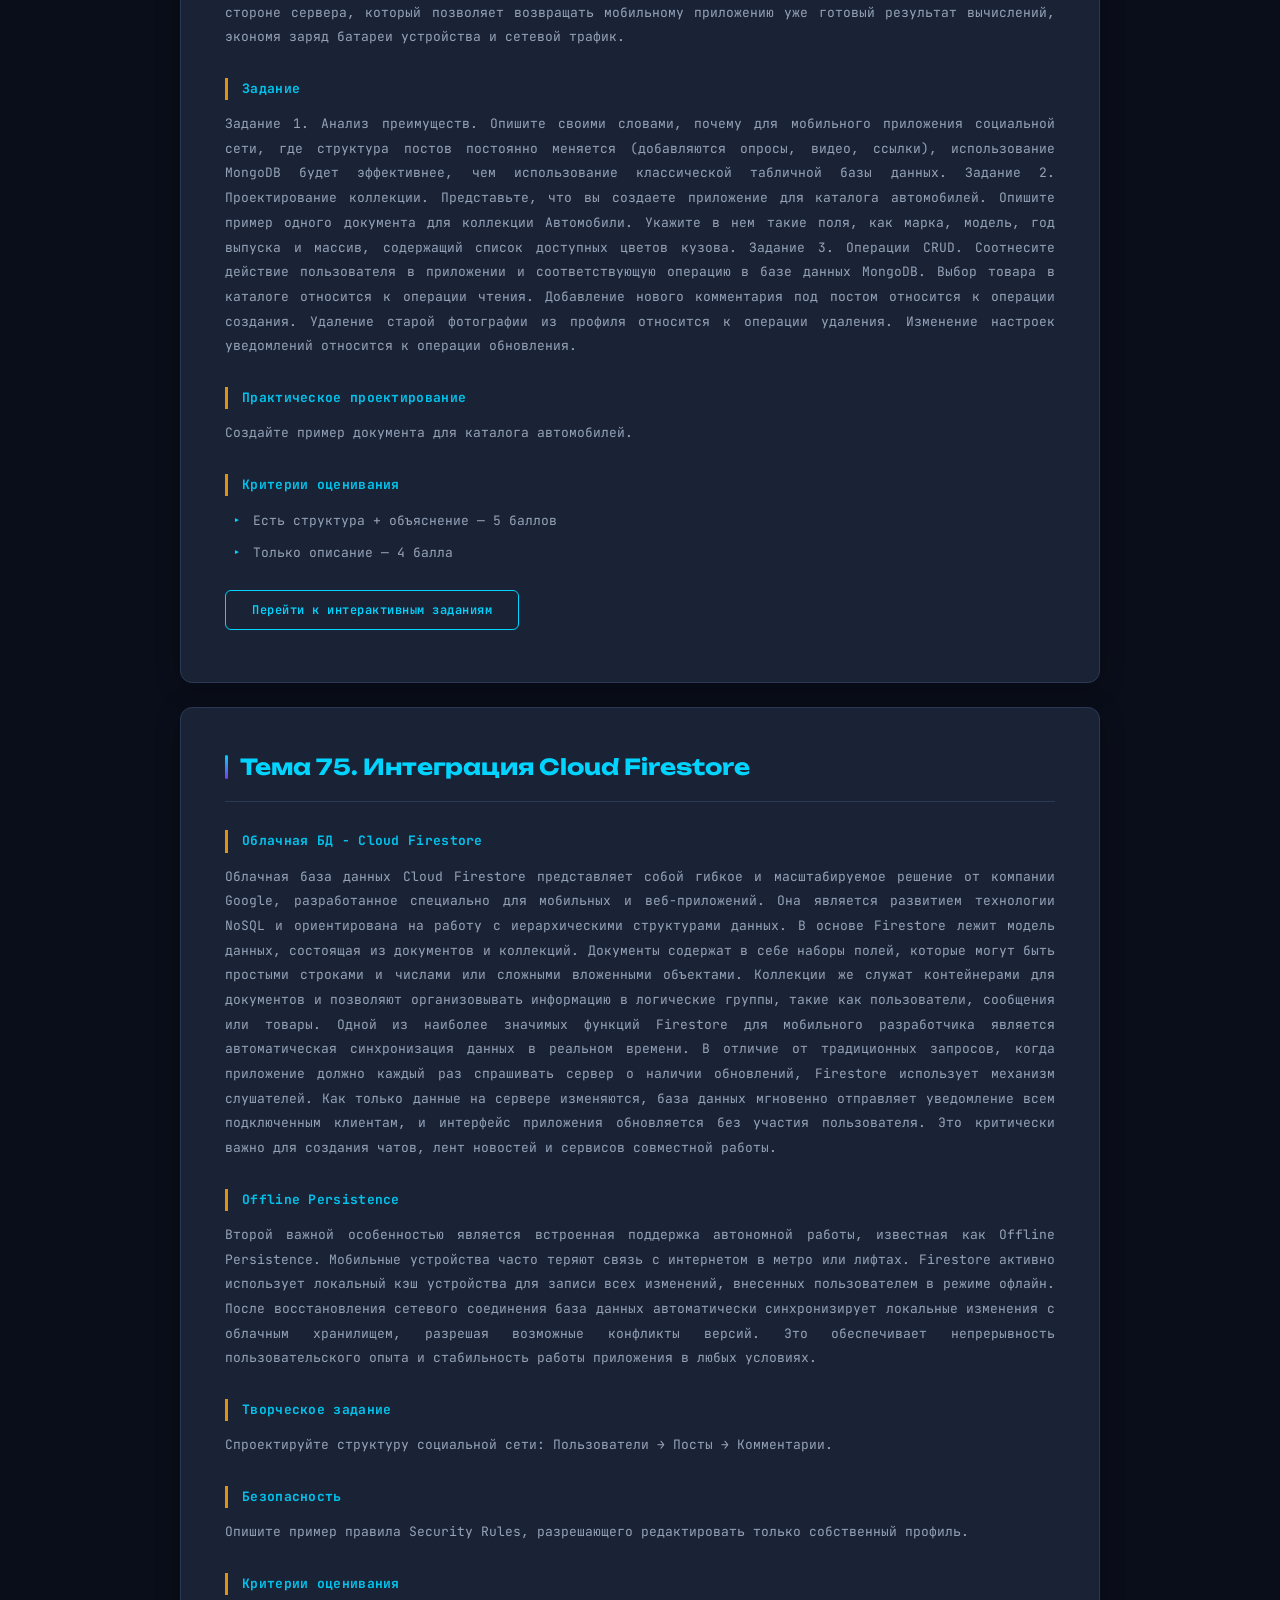
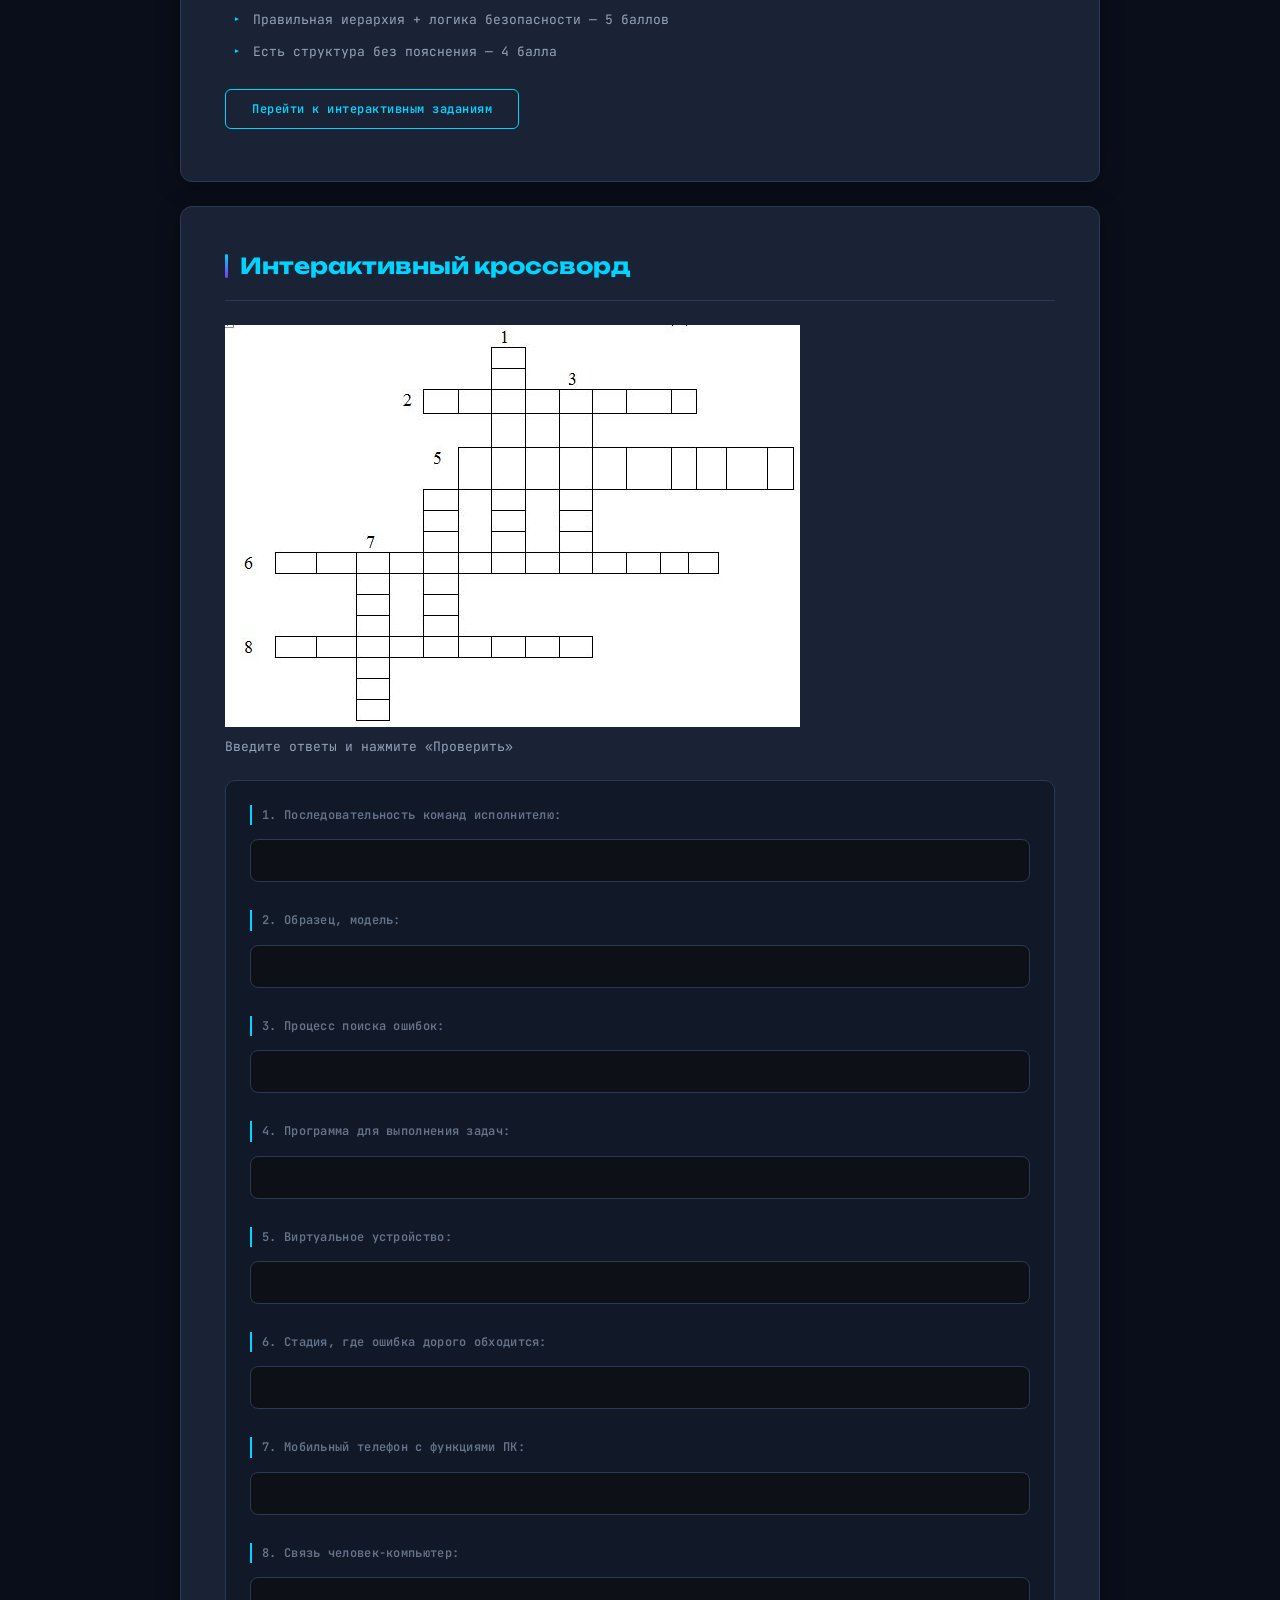
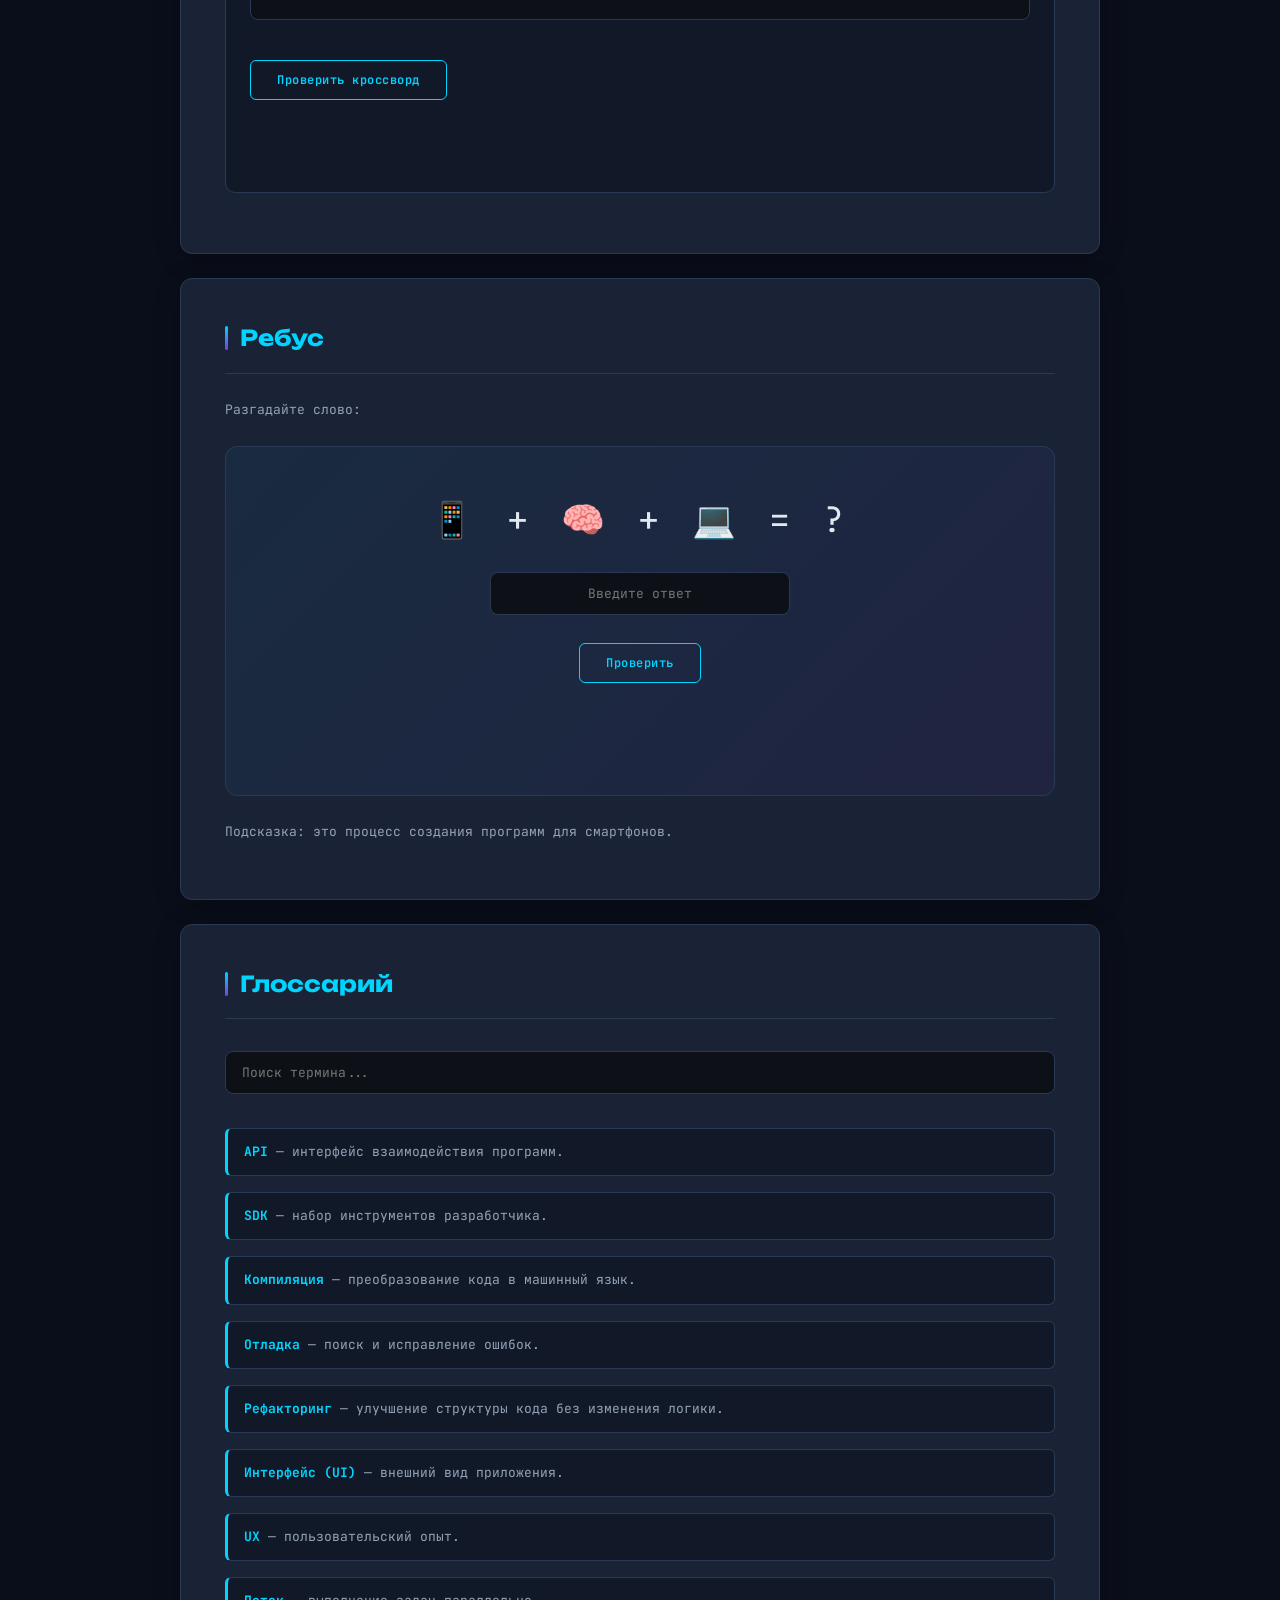
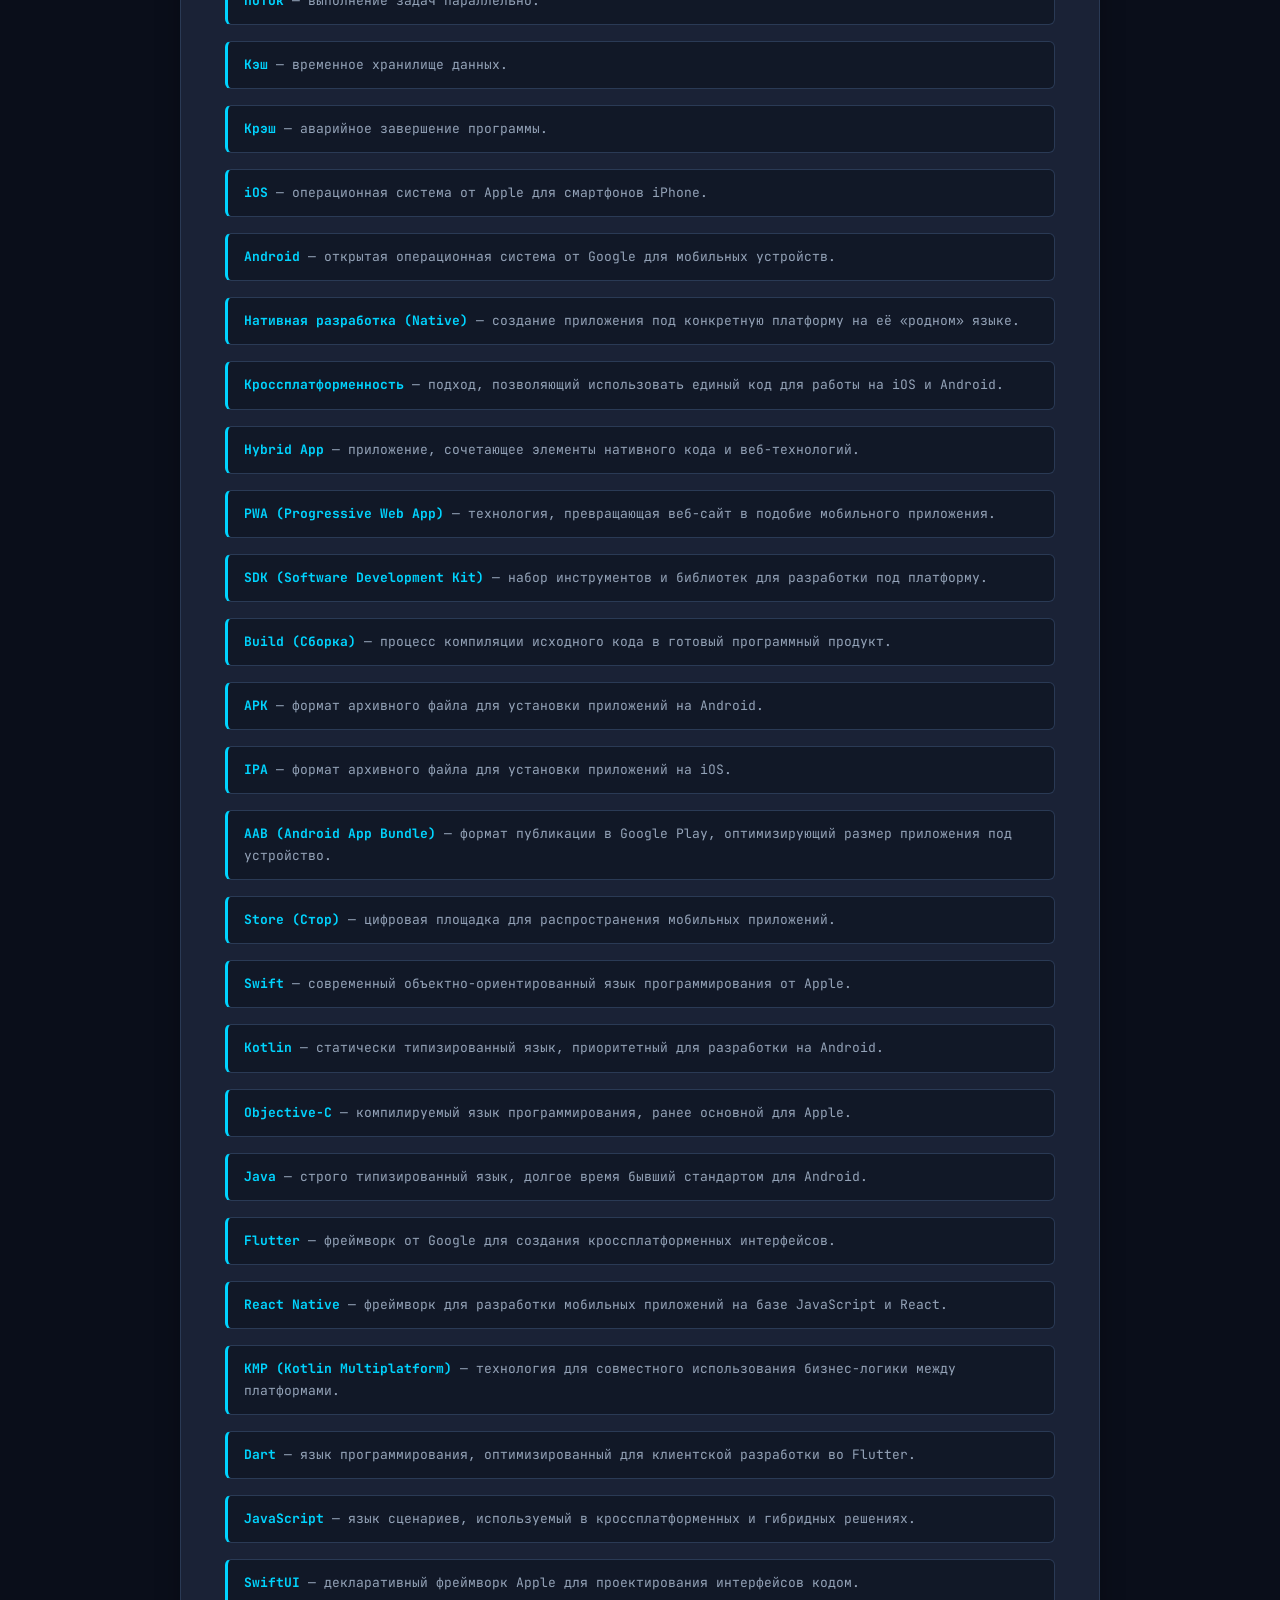
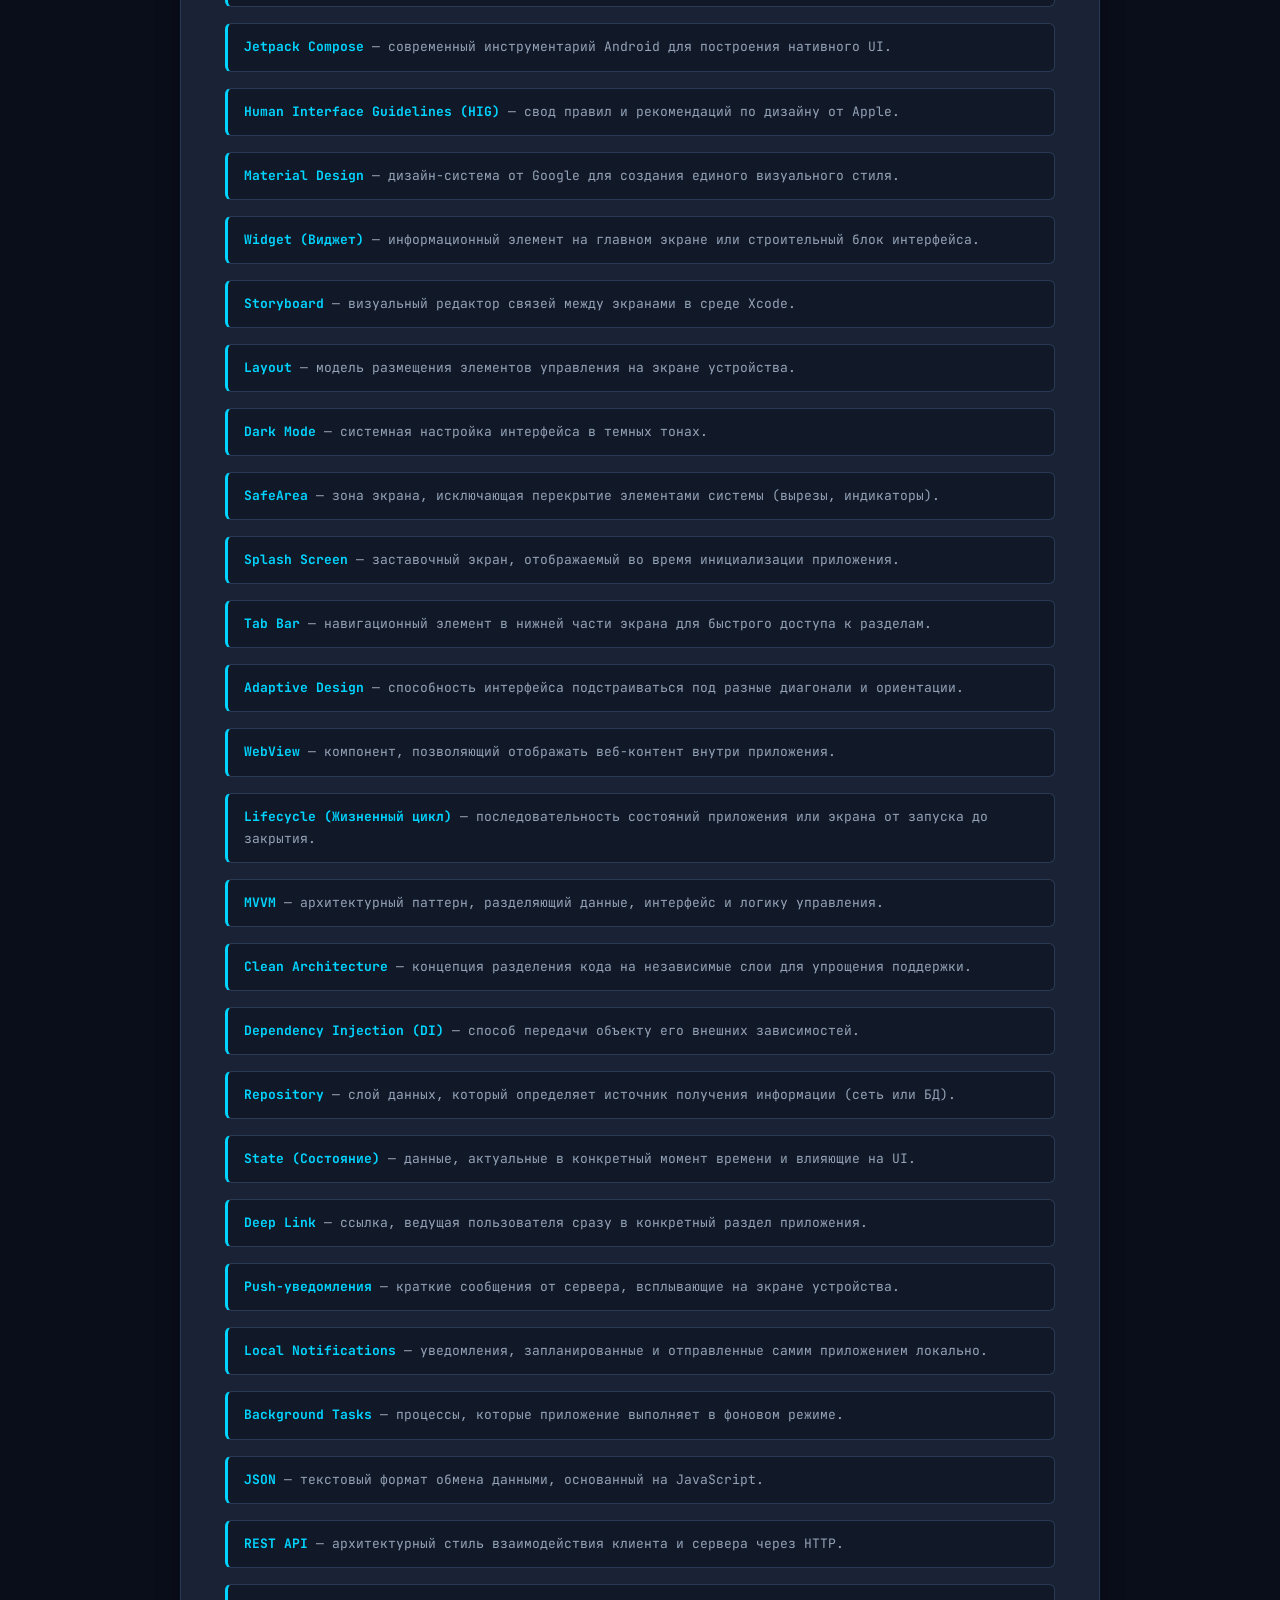
<file: interactivity/main.html>
<!DOCTYPE html>
<html lang="ru">
<head>
    <meta charset="UTF-8">
    <title>Рабочая тетрадь — Мобильная разработка</title>
    <link rel="stylesheet" href="main.css">
</head>
<body>

<header>
    <h1>Рабочая тетрадь</h1>
    <h2>«Разработка мобильного приложения»</h2>
    <p>Высший колледж Казпотребсоюза г. Астана</p>
    <p>Автор: Оразхан Фараби | Группа: ПО-9-22-1</p>
</header>

<nav>
    <a href="#predislovie">Предисловие</a>
    <a href="#theory">Теория</a>
    <a href="#vvedenie">Введение</a>
    <a href="#rebus">Ребус</a>
    <a href="#glossary">Глоссарий</a>
    <a href="#quizForm">Тестирование</a>

</nav>

<section id="predislovie">
    <h2>Предисловие</h2>
    <p>
        Рабочая тетрадь по теме «Разработка мобильного приложения» предназначена для учащихся профессионально-технических учебных заведений, обучающихся по направлениям, связанным с информационными технологиями, программированием и цифровым дизайном.
Содержание рабочей тетради соответствует структуре и содержанию учебной программы по основам разработки мобильных приложений.
Цель данного пособия – обеспечить самоконтроль и взаимоконтроль знаний учащихся по каждой теме.
В структуру рабочей тетради входят: пояснительная записка, контрольные вопросы, тесты, дополнения схем, заполнение таблиц, задания на проектирование интерфейсов, а также задания на развитие логического и алгоритмического мышления.
Рабочая тетрадь по теме «Разработка мобильного приложения» может выступать в качестве средства текущего и итогового контроля. Задания различны по структуре, приемам учебной деятельности, объему и предназначению.
    </p>

    <p>
        В рамках курса рассматриваются архитектура мобильных систем,
        взаимодействие клиента и сервера, принципы проектирования интерфейса,
        основы тестирования, производительности и работы с облачными сервисами.
    </p>

    <h3>После изучения дисциплины студент должен знать:</h3>
    <ul>
        <li>Основные понятия мобильной разработки</li>
        <li>Принципы работы операционных систем Android и iOS</li>
        <li>Этапы разработки мобильного приложения</li>
        <li>Основы проектирования пользовательского интерфейса</li>
        <li>Требования к тестированию и запуску мобильных приложений</li>
    </ul>
    <h3>После изучения дисциплины студент должен уметь:</h3>
    <ul>
        <li>Формулировать идею мобильного приложения</li>
        <li>Разрабатывать простые макеты экранов</li>
        <li>Описывать функционал приложения</li>
        <li>Анализировать удобство и логику интерфейса</li>
        <li>Понимать базовые принципы программирования мобильных приложений</li>
    </ul>
</section>

<section id="theory">
    <h2>Теоретический материал</h2>

    <p>
        Мобильная разработка — это инженерная дисциплина, объединяющая
        программирование, дизайн интерфейсов, работу с серверной частью
        и анализ производительности. Процесс начинается с формулирования идеи,
        которая затем превращается в техническое задание.
    </p>

    <p>
        Процесс разработки мобильных приложений представляет собой сложную инженерную дисциплину, объединяющую в себе проектирование интерфейсов, написание программной логики и управление серверными ресурсами. Все начинается с концепции, которая трансформируется в техническое задание, где описываются основные функции и поведение системы. Одним из фундаментальных понятий является интерфейс, который служит визуальной оболочкой и мостом между пользователем и программным кодом. В процессе его создания ключевое значение имеет адаптивность — способность графических элементов корректно перестраиваться под различные разрешения экранов, соотношения сторон и ориентации устройства, будь то компактный смартфон или планшет. Для проверки того, как интерфейс будет выглядеть на разных устройствах без покупки реальных гаджетов, разработчики используют эмуляторы — специализированное программное обеспечение, имитирующее работу мобильной операционной системы на компьютере.
    </p>

    <p>
        Когда визуальная часть готова, в игру вступают механизмы обработки действий. Любое взаимодействие, будь то нажатие, долгое удержание или смахивание, классифицируется как событие. Система фиксирует эти сигналы и передает их программному коду для выполнения конкретной функции. Однако современное приложение редко работает в изоляции; ему необходимо обмениваться данными с внешним миром. Этот обмен происходит через запросы к удаленным серверам. Например, когда вы обновляете ленту новостей, приложение отправляет запрос, получает ответ в виде структурированного текста и отображает его вам. Чтобы эти операции не приводили к «замиранию» экрана и не портили пользовательский опыт, разработчики используют многопоточность. Основные вычисления и сетевые операции выносятся в отдельный фоновый поток, оставляя главный поток свободным для мгновенной отрисовки анимаций и интерфейса.
    </p>

    <p>
        Безопасность и управление ресурсами играют критическую роль в мобильных ОС. Каждое приложение работает в «песочнице» и не имеет доступа к личным функциям устройства без явного разрешения. Настройка доступа к микрофону, камере или геолокации — это обязательный этап, контролируемый пользователем. При этом само приложение в процессе работы активно использует память устройства для временного хранения объектов, переменных и изображений. Если код написан неэффективно и потребляет слишком много ресурсов, возникает риск утечки памяти, что в конечном итоге приводит к такому явлению, как ошибка или «вылет» — критическое завершение работы программы. Для предотвращения подобных ситуаций проводится тщательная отладка, в ходе которой программист ищет и исправляет дефекты в логике. Помогает в этом логирование — ведение специального журнала (лога), в который записывается история всех действий программы, что позволяет восстановить цепочку событий, приведших к сбою.
    </p>

    <p>
        Важным этапом перед выпуском продукта является тестирование. Часто компании выпускают бета-версии приложения для узкого круга лиц, чтобы проверить работоспособность в реальных условиях. Чтобы упростить этот процесс и избежать человеческого фактора, применяется автотестирование, когда специальные скрипты имитируют поведение пользователя и проверяют корректность функций. Если код работает исправно, но его структура стала слишком запутанной или сложной для поддержки, проводится рефакторинг — переписывание кода с целью улучшения его качества и читаемости без изменения внешнего поведения. После того как все этапы пройдены, создается финальная сборка — скомпилированный файл (например, .apk), готовый к установке. Завершается цикл публикацией в магазинах приложений, таких как Google Play или App Store, где программа проходит модерацию на соответствие правилам безопасности и качества. Даже после релиза жизнь приложения продолжается: разработчики продолжают анализировать очереди задач, настраивать навигацию между новыми экранами и рассылать уведомления, чтобы поддерживать интерес аудитории и обеспечивать стабильную работу сервиса в условиях постоянно обновляющихся операционных систем.
    </p>
</section>

<section id="vvedenie">
    <h2>Введение в мобильную разработку</h2>

    

    <h3>Задание на понимание</h3>
    <p>
        Объясните своими словами, почему многопоточность критически важна
        для мобильных приложений. Приведите пример ситуации, когда ее
        отсутствие приведет к ухудшению пользовательского опыта.
    </p>

    <h3>Критерии оценивания</h3>
    <ul>
        <li>3 правильных ответа — отлично (90–100%)</li>
        <li>2 правильных ответа — хорошо (70–89%)</li>
        <li>1 правильный ответ — удовлетворительно (50–69%)</li>
        <li>0 правильных — требуется повторение темы</li>
    </ul>
</section>
<section id="tema71">
    <h2>Тема 71. Документирование сервисов и API</h2>

    <h3>1. Теоретический блок: Почему это жизненно важно?</h3>

    <p>
        В мобильной разработке приложение (клиент) и сервер (бэкэнд) — это две разные программы, которые должны понимать друг друга. Документирование сервисов — это создание «контракта» или единого свода правил, по которым они общаются.
        Без качественной документации возникают следующие проблемы:
        «Испорченный телефон»: Мобильный разработчик ждет от сервера число, а получает текст. Приложение падает.
        Трата времени: Разработчик вынужден постоянно переспрашивать коллег: «А какой адрес у запроса авторизации?», «А что отправлять в заголовках?».
        Сложность тестирования: Тестировщик не знает, какой результат считать правильным.        
    </p>

    <p>
        Документация описывает URL запроса, HTTP-метод (GET, POST, PUT, DELETE),
        параметры, заголовки и возможные коды ответа. Без документации возникает
        хаос: приложение может ожидать один формат данных, а сервер возвращает другой.
    </p>
    <h3>2. Виды документации</h3>
    <p>
        В современной разработке выделяют три основных уровня:
        Техническое задание (ТЗ): Описывает бизнес-логику. Пример: «При нажатии на кнопку "Купить" должна проверяться подписка пользователя».
        Документация кода (Inline): Комментарии внутри программного файла. Нужны для того, чтобы через полгода понять, почему этот кусок кода написан именно так.
        Документация API (Swagger/OpenAPI): Самый важный вид для мобильной разработки. Описывает все доступные запросы к серверу.        
    </p>
    <h3>3. Стандарт OpenAPI и инструмент Swagger</h3> 
    <p>
        Сегодня стандартом де-факто является OpenAPI. Это формат описания запросов. А Swagger — это набор инструментов, который превращает этот код в красивую веб-страницу, где можно даже нажать кнопку «Execute» и проверить запрос в реальности.
Что обязательно указывается в документации к каждому сервису (методу):
URL (Endpoint): Путь к функции. (Напр: /v1/get_profile)
Метод (HTTP Verb): * GET — получить данные.
POST — отправить новые данные.
PUT/PATCH — обновить существующие.
DELETE — удалить.
Заголовки (Headers): Служебная информация (например, Authorization: Bearer token для входа).
Параметры (Parameters): Что мы передаем (например, user_id=123).
Тело запроса (Request Body): Данные в формате JSON.
Коды ответов:
200 OK — всё отлично.
401 Unauthorized — забыли войти в аккаунт.
404 Not Found — страница не найдена.
500 Internal Server Error — сервер сломался.
    </p>

    <h3>Задание 1 (Аналитическое)</h3>
    <p>
        Почему документация API особенно важна при удаленной работе команды?
        Опишите минимум 2 причины.
    </p>

    <h3>Задание 2 (Практическое)</h3>
    <p>
        Представьте, что вы создаете сервис авторизации.
        Опишите:
        1. URL
        2. HTTP метод
        3. Какие данные будут передаваться
        4. Возможные коды ответа
    </p>

    <h3>Критерии оценивания</h3>
    <ul>
        <li>Полное описание + логика выбора метода — 5 баллов</li>
        <li>Есть структура, но нет обоснования — 4 балла</li>
        <li>Поверхностный ответ — 3 балла</li>
    </ul>
    <a href="inter.html">
        <button>Перейти к интерактивным заданиям </button>
    </a>
</section>


<section id="tema72">
    <h2>Тема 72. Оценка производительности</h2>

    <h3>Теоретический блок: Что такое производительность?</h3>

    <p>
        Производительность мобильного приложения — это мера того, насколько эффективно программа использует ограниченные ресурсы смартфона: процессор (CPU), оперативную память (RAM), заряд батареи и сетевой трафик.
        В отличие от компьютеров, смартфоны имеют жесткие ограничения:
1. Троттлинг: При сильном нагреве процессор снижает частоту, и приложение начинает тормозить.
2. Убийство фоновых процессов: Если ваше приложение потребляет слишком много памяти, операционная система (iOS или Android) просто принудительно закроет его.
    </p>

    <h3>Ключевые показатели (Метрики)</h3>
    <p>
        Чтобы понять, здорово ли приложение, разработчики следят за следующими метриками:
FPS (Frames Per Second): Частота обновления экрана. Для плавности нужно 60 FPS (1 кадр каждые 16.6 мс). Если экран «дергается» — значит, FPS просел.
Время холодного запуска (Cold Start): Время от нажатия на иконку до момента, когда пользователь может нажать первую кнопку. Хороший показатель — до 2 секунд.
Memory Leak (Утечка памяти): Ошибка, при которой приложение забирает память, но не отдает её обратно системе после использования. Это ведет к постепенному замедлению и итоговому вылету (Crash).
Network Latency (Задержка сети): Время ожидания ответа от сервера.
    </p>
    <p>
        Основные метрики:
        • FPS — плавность интерфейса
        • Cold Start — время запуска
        • Memory Leak — утечка памяти
        • Network Latency — задержка сети
    </p>

    <h3>Инструменты анализа: Профайлеры</h3>

    <p>Для поиска проблем разработчики используют Профайлеры (Android Profiler в Android Studio или Instruments в Xcode). Это как «диагностический компьютер» для автомобиля.
        Профайлер позволяет увидеть:
        1. CPU Profiler: Какие функции нагружают процессор больше всего.
        2. Memory Profiler: График потребления памяти. Если он постоянно растет и не падает — у вас утечка.
        3. Energy Profiler: Показывает, в какие моменты приложение больше всего тратит заряд батареи (обычно это GPS или постоянная работа с сетью)
        Для анализа используются профайлеры: CPU Profiler, Memory Profiler, Energy Profiler.
    </p>
    <h3>Методы оптимизации (Best Practices)</h3>
    <p>
        Чтобы приложение работало быстро, применяют следующие приемы:
Многопоточность: Перенос тяжелых задач (загрузка фото, расчеты) из главного потока в фоновый.
Кэширование: Сохранение данных на диске, чтобы не скачивать их повторно.
Lazy Loading (Ленивая загрузка): Загрузка контента (например, картинок в ленте) только тогда, когда пользователь до них доскроллил.
    </p>

    <h3>Кейс</h3>
    <p>
        Пользователь жалуется: «Приложение зависает при прокрутке списка».
        Опишите возможные причины и план диагностики.
    </p>

    <h3>Практическое задание</h3>
    <p>
        Расположите этапы запуска приложения в правильном порядке:
        А) Отрисовка интерфейса
        Б) Загрузка рекламы
        В) Проверка обновлений
        Г) Загрузка кэша
    </p>

    <h3>Критерии оценивания</h3>
    <ul>
        <li>Правильная логика + объяснение — 5 баллов</li>
        <li>Частично верно — 4 балла</li>
        <li>Без аргументации — 3 балла</li>
    </ul>
    <a href="tema/tema2.html">
        <button>Перейти к интерактивным заданиям </button>
    </a>
</section>


<section id="tema73">
    <h2>Тема 73. Основы NoSQL и Firebase</h2>

    <h3>Теоретический блок: Что такое NoSQL?</h3>

    <p>
        Традиционные базы данных (SQL) похожи на строгие таблицы Excel с четкими связями. NoSQL (Not Only SQL) — это базы данных, которые не используют таблицы. В мобильной разработке они стали стандартом, потому что позволяют гибко менять структуру данных приложения без необходимости переписывать всю базу.
        Главные отличия для мобильного разработчика:
        Гибкость: Сегодня в профиле пользователя есть поле «возраст», завтра вы добавили «список любимых игр» — NoSQL примет это без проблем.
        Масштабируемость: NoSQL легче справляется с миллионами пользователей.
        Формат JSON: Данные хранятся в виде объектов, которые очень легко читать и программисту, и самой программе.        
    </p>

    <h3>Firebase — «Швейцарский нож» разработчика</h3>

    <p>
        Firebase — это платформа от Google, которая предоставляет готовую NoSQL базу данных и еще десяток сервисов. Она позволяет создать мобильное приложение с онлайн-функциями, вообще не имея своего сервера (подход Backend-as-a-Service).
Основные инструменты Firebase для работы с данными:
Realtime Database: Самая первая база Firebase. Работает как огромное дерево данных. Главная фишка — мгновенная синхронизация (если один пользователь изменил данные, все остальные увидят это через миллисекунды).
Cloud Firestore: Более современная база. Она хранит данные в виде Документов, которые объединяются в Коллекции. Она быстрее и мощнее для сложных приложений.
    </p>

    <h3>Структура данных в NoSQL (JSON)</h3>


    <p>
        Данные в NoSQL базах чаще всего выглядят как JSON-объекты. Это наборы пар «Ключ : Значение».
Пример документа пользователя в Firebase:
{
  "user_id": "a777",
  "full_name": "Иван Иванов",
  "is_premium": true,
  "stats": {
    "points": 1500,
    "level": 5
  },
  "achievements": ["Первый вход", "Мастер", "Дружелюбный"]
}
    </p>

    <h3>Ключевые преимущества для мобильных устройств</h3>

    <p>Offline First: Firebase сохраняет копию данных на самом телефоне. Если пользователь зайдет в приложение в лифте, он увидит данные. Когда появится интернет, база сама «дошлет» изменения.
        Realtime-слушатели: Программисту не нужно постоянно спрашивать сервер «есть ли новые сообщения?». База сама присылает сигнал в код приложения, как только данные изменились.
        </p>

    <h3>Практическое задание</h3>
    <p>
        Спроектируйте JSON-документ для приложения «Список дел»,
        включающий текст задачи, статус, приоритет и теги.
    </p>

    <h3>Задание на понимание</h3>
    <p>
        Почему NoSQL лучше подходит для быстро развивающихся стартапов?
    </p>

    <h3>Критерии оценивания</h3>
    <ul>
        <li>Корректная структура JSON — 5 баллов</li>
        <li>Есть понимание вложенности — 4 балла</li>
        <li>Поверхностный ответ — 3 балла</li>
    </ul>
    <a href="tema/tema3.html">
        <button>Перейти к интерактивным заданиям </button>
    </a>
</section>


<section id="tema74">
    <h2>Тема 74. MongoDB в мобильных приложениях</h2>

    <h3>MongoDB - база данных</h3>
    <p>
        Система управления базами данных MongoDB относится к семейству NoSQL и является документоориентированной. В мобильной разработке она чаще всего используется на стороне сервера для обработки и хранения больших массивов данных, которые поступают от тысяч мобильных клиентов. В отличие от реляционных баз данных, где информация строго разнесена по таблицам, MongoDB хранит данные в формате BSON. Этот формат является бинарным расширением JSON, что позволяет эффективно сохранять не только текст и числа, но и такие сложные объекты, как даты и двоичные данные.
    </p>
    <h3>Операции CRUD в MongoDB</h3>

    <p>
        Основными структурными единицами в этой системе являются коллекции и документы. Документ представляет собой набор пар ключ-значение и является аналогом строки в традиционной базе данных. Коллекция объединяет эти документы по смыслу, выполняя роль таблицы, но без жесткого требования к одинаковому набору полей у каждого элемента. Это свойство называется динамической схемой данных. Оно позволяет разработчику мобильного приложения добавлять новые функции и поля в профиль пользователя без остановки работы всей системы и проведения сложных миграций базы данных.
        Для взаимодействия мобильного приложения с MongoDB обычно используется промежуточный программный интерфейс. Приложение отправляет данные через интернет, а серверная часть выполняет операции CRUD. Этот термин расшифровывается как создание, чтение, обновление и удаление данных. Важной особенностью при работе с MongoDB является использование индексов. Индексация позволяет значительно ускорить поиск информации, например, когда приложению нужно мгновенно найти пользователя по его уникальному номеру или адресу электронной почты среди миллионов записей.
        При работе с MongoDB важно помнить о безопасности данных. Поскольку база данных часто хранит личную информацию пользователей, доступ к ней должен быть защищен с помощью аутентификации и шифрования каналов связи. Также рекомендуется использовать агрегацию данных — это процесс обработки информации на стороне сервера, который позволяет возвращать мобильному приложению уже готовый результат вычислений, экономя заряд батареи устройства и сетевой трафик.
    </p>


    <h3>Задание</h3>
    <p>
        Задание 1. Анализ преимуществ. Опишите своими словами, почему для мобильного приложения социальной сети, где структура постов постоянно меняется (добавляются опросы, видео, ссылки), использование MongoDB будет эффективнее, чем использование классической табличной базы данных.
        Задание 2. Проектирование коллекции. Представьте, что вы создаете приложение для каталога автомобилей. Опишите пример одного документа для коллекции Автомобили. Укажите в нем такие поля, как марка, модель, год выпуска и массив, содержащий список доступных цветов кузова.
        Задание 3. Операции CRUD. Соотнесите действие пользователя в приложении и соответствующую операцию в базе данных MongoDB. Выбор товара в каталоге относится к операции чтения. Добавление нового комментария под постом относится к операции создания. Удаление старой фотографии из профиля относится к операции удаления. Изменение настроек уведомлений относится к операции обновления.        
    </p>

    <h3>Практическое проектирование</h3>
    <p>
        Создайте пример документа для каталога автомобилей.
    </p>

    <h3>Критерии оценивания</h3>
    <ul>
        <li>Есть структура + объяснение — 5 баллов</li>
        <li>Только описание — 4 балла</li>
    </ul>
    <a href="tema/tema4.html">
        <button>Перейти к интерактивным заданиям </button>
    </a>
</section>


<section id="tema75">
    <h2>Тема 75. Интеграция Cloud Firestore</h2>

    <h3>Облачная БД - Cloud Firestore</h3>

    <p>
        Облачная база данных Cloud Firestore представляет собой гибкое и масштабируемое решение от компании Google, разработанное специально для мобильных и веб-приложений. Она является развитием технологии NoSQL и ориентирована на работу с иерархическими структурами данных. В основе Firestore лежит модель данных, состоящая из документов и коллекций. Документы содержат в себе наборы полей, которые могут быть простыми строками и числами или сложными вложенными объектами. Коллекции же служат контейнерами для документов и позволяют организовывать информацию в логические группы, такие как пользователи, сообщения или товары.
        Одной из наиболее значимых функций Firestore для мобильного разработчика является автоматическая синхронизация данных в реальном времени. В отличие от традиционных запросов, когда приложение должно каждый раз спрашивать сервер о наличии обновлений, Firestore использует механизм слушателей. Как только данные на сервере изменяются, база данных мгновенно отправляет уведомление всем подключенным клиентам, и интерфейс приложения обновляется без участия пользователя. Это критически важно для создания чатов, лент новостей и сервисов совместной работы.
    </p>

    <h3>Offline Persistence</h3>
    <p>
        Второй важной особенностью является встроенная поддержка автономной работы, известная как Offline Persistence. Мобильные устройства часто теряют связь с интернетом в метро или лифтах. Firestore активно использует локальный кэш устройства для записи всех изменений, внесенных пользователем в режиме офлайн. После восстановления сетевого соединения база данных автоматически синхронизирует локальные изменения с облачным хранилищем, разрешая возможные конфликты версий. Это обеспечивает непрерывность пользовательского опыта и стабильность работы приложения в любых условиях.
    </p>

    <h3>Творческое задание</h3>
    <p>
        Спроектируйте структуру социальной сети:
        Пользователи → Посты → Комментарии.
    </p>

    <h3>Безопасность</h3>
    <p>
        Опишите пример правила Security Rules,
        разрешающего редактировать только собственный профиль.
    </p>

    <h3>Критерии оценивания</h3>
    <ul>
        <li>Правильная иерархия + логика безопасности — 5 баллов</li>
        <li>Есть структура без пояснения — 4 балла</li>
    </ul>
    <a href="tema/tema5.html">
        <button>Перейти к интерактивным заданиям </button>
    </a>
</section>
<section id="crossword">
    <h2>Интерактивный кроссворд</h2>

    <img src="crossword.JPG">

    <p>Введите ответы и нажмите «Проверить»</p>

    <div class="crossword-container">

        <div class="cw-item">
            <label>1. Последовательность команд исполнителю:</label>
            <input type="text" id="cw1">
        </div>

        <div class="cw-item">
            <label>2. Образец, модель:</label>
            <input type="text" id="cw2">
        </div>

        <div class="cw-item">
            <label>3. Процесс поиска ошибок:</label>
            <input type="text" id="cw3">
        </div>

        <div class="cw-item">
            <label>4. Программа для выполнения задач:</label>
            <input type="text" id="cw4">
        </div>

        <div class="cw-item">
            <label>5. Виртуальное устройство:</label>
            <input type="text" id="cw5">
        </div>

        <div class="cw-item">
            <label>6. Стадия, где ошибка дорого обходится:</label>
            <input type="text" id="cw6">
        </div>

        <div class="cw-item">
            <label>7. Мобильный телефон с функциями ПК:</label>
            <input type="text" id="cw7">
        </div>

        <div class="cw-item">
            <label>8. Связь человек-компьютер:</label>
            <input type="text" id="cw8">
        </div>

        <button onclick="checkCrossword()">Проверить кроссворд</button>
        <p id="crosswordResult"></p>

    </div>
</section>
<section id="rebus">
    <h2>Ребус</h2>

    <p>Разгадайте слово:</p>

    <div class="rebus-box">
        <p>📱 + 🧠 + 💻 = ?</p>
        <input type="text" id="rebusAnswer" placeholder="Введите ответ">
        <button onclick="checkRebus()">Проверить</button>
        <p id="rebusResult"></p>
    </div>

    <p>
        Подсказка: это процесс создания программ для смартфонов.
    </p>
</section>
<section id="glossary">
    <h2>Глоссарий</h2>

    <input type="text" id="searchGlossary" placeholder="Поиск термина..." onkeyup="filterGlossary()">

    <ul id="glossaryList">
        <li><b>API</b> — интерфейс взаимодействия программ.</li>
        <li><b>SDK</b> — набор инструментов разработчика.</li>
        <li><b>Компиляция</b> — преобразование кода в машинный язык.</li>
        <li><b>Отладка</b> — поиск и исправление ошибок.</li>
        <li><b>Рефакторинг</b> — улучшение структуры кода без изменения логики.</li>
        <li><b>Интерфейс (UI)</b> — внешний вид приложения.</li>
        <li><b>UX</b> — пользовательский опыт.</li>
        <li><b>Поток</b> — выполнение задач параллельно.</li>
        <li><b>Кэш</b> — временное хранилище данных.</li>
        <li><b>Крэш</b> — аварийное завершение программы.</li>
        <li><b>iOS</b> — операционная система от Apple для смартфонов iPhone.</li>
        <li><b>Android</b> — открытая операционная система от Google для мобильных устройств.</li>
<li><b>Нативная разработка (Native)</b> — создание приложения под конкретную платформу на её «родном» языке.</li>
<li><b>Кроссплатформенность</b> — подход, позволяющий использовать единый код для работы на iOS и Android.</li>
<li><b>Hybrid App</b> — приложение, сочетающее элементы нативного кода и веб-технологий.</li>
<li><b>PWA (Progressive Web App)</b> — технология, превращающая веб-сайт в подобие мобильного приложения.</li>
<li><b>SDK (Software Development Kit)</b> — набор инструментов и библиотек для разработки под платформу.</li>
<li><b>Build (Сборка)</b> — процесс компиляции исходного кода в готовый программный продукт.</li>
<li><b>APK</b> — формат архивного файла для установки приложений на Android.</li>
<li><b>IPA</b> — формат архивного файла для установки приложений на iOS.</li>
<li><b>AAB (Android App Bundle)</b> — формат публикации в Google Play, оптимизирующий размер приложения под устройство.</li>
<li><b>Store (Стор)</b> — цифровая площадка для распространения мобильных приложений.</li>
<li><b>Swift</b> — современный объектно-ориентированный язык программирования от Apple.</li>
<li><b>Kotlin</b> — статически типизированный язык, приоритетный для разработки на Android.</li>
<li><b>Objective-C</b> — компилируемый язык программирования, ранее основной для Apple.</li>
<li><b>Java</b> — строго типизированный язык, долгое время бывший стандартом для Android.</li>
<li><b>Flutter</b> — фреймворк от Google для создания кроссплатформенных интерфейсов.</li>
<li><b>React Native</b> — фреймворк для разработки мобильных приложений на базе JavaScript и React.</li>
<li><b>KMP (Kotlin Multiplatform)</b> — технология для совместного использования бизнес-логики между платформами.</li>
<li><b>Dart</b> — язык программирования, оптимизированный для клиентской разработки во Flutter.</li>
<li><b>JavaScript</b> — язык сценариев, используемый в кроссплатформенных и гибридных решениях.</li>
<li><b>SwiftUI</b> — декларативный фреймворк Apple для проектирования интерфейсов кодом.</li>
<li><b>Jetpack Compose</b> — современный инструментарий Android для построения нативного UI.</li>
<li><b>Human Interface Guidelines (HIG)</b> — свод правил и рекомендаций по дизайну от Apple.</li>
<li><b>Material Design</b> — дизайн-система от Google для создания единого визуального стиля.</li>
<li><b>Widget (Виджет)</b> — информационный элемент на главном экране или строительный блок интерфейса.</li>
<li><b>Storyboard</b> — визуальный редактор связей между экранами в среде Xcode.</li>
<li><b>Layout</b> — модель размещения элементов управления на экране устройства.</li>
<li><b>Dark Mode</b> — системная настройка интерфейса в темных тонах.</li>
<li><b>SafeArea</b> — зона экрана, исключающая перекрытие элементами системы (вырезы, индикаторы).</li>
<li><b>Splash Screen</b> — заставочный экран, отображаемый во время инициализации приложения.</li>
<li><b>Tab Bar</b> — навигационный элемент в нижней части экрана для быстрого доступа к разделам.</li>
<li><b>Adaptive Design</b> — способность интерфейса подстраиваться под разные диагонали и ориентации.</li>
<li><b>WebView</b> — компонент, позволяющий отображать веб-контент внутри приложения.</li>
<li><b>Lifecycle (Жизненный цикл)</b> — последовательность состояний приложения или экрана от запуска до закрытия.</li>
<li><b>MVVM</b> — архитектурный паттерн, разделяющий данные, интерфейс и логику управления.</li>
<li><b>Clean Architecture</b> — концепция разделения кода на независимые слои для упрощения поддержки.</li>
<li><b>Dependency Injection (DI)</b> — способ передачи объекту его внешних зависимостей.</li>
<li><b>Repository</b> — слой данных, который определяет источник получения информации (сеть или БД).</li>
<li><b>State (Состояние)</b> — данные, актуальные в конкретный момент времени и влияющие на UI.</li>
<li><b>Deep Link</b> — ссылка, ведущая пользователя сразу в конкретный раздел приложения.</li>
<li><b>Push-уведомления</b> — краткие сообщения от сервера, всплывающие на экране устройства.</li>
<li><b>Local Notifications</b> — уведомления, запланированные и отправленные самим приложением локально.</li>
<li><b>Background Tasks</b> — процессы, которые приложение выполняет в фоновом режиме.</li>
<li><b>JSON</b> — текстовый формат обмена данными, основанный на JavaScript.</li>
<li><b>REST API</b> — архитектурный стиль взаимодействия клиента и сервера через HTTP.</li>
<li><b>GraphQL</b> — язык запросов к API, позволяющий клиенту выбирать нужные данные.</li>
<li><b>WebSocket</b> — протокол для двусторонней связи между клиентом и сервером в реальном времени.</li>
<li><b>Retrofit</b> — популярная библиотека-клиент для сетевых запросов в Android.</li>
<li><b>Alamofire</b> — библиотека для сетевого взаимодействия в среде iOS.</li>
<li><b>Caching (Кеширование)</b> — временное сохранение данных для ускорения доступа к ним.</li>
<li><b>Room</b> — библиотека для удобной работы с базой данных SQLite на Android.</li>
<li><b>Core Data</b> — объектно-ориентированная база данных для хранения информации в iOS.</li>
<li><b>Realm</b> — мобильная база данных, альтернативная стандартным решениям.</li>
<li><b>Firebase</b> — облачная платформа Google с набором сервисов для мобильной разработки.</li>
<li><b>Unit Test</b> — автоматизированная проверка работы отдельного маленького фрагмента кода.</li>
<li><b>UI Test</b> — тест, проверяющий корректность работы элементов интерфейса.</li>
<li><b>QA (Quality Assurance)</b> — комплекс мер по обеспечению качества продукта.</li>
<li><b>Beta Testing</b> — этап тестирования продукта реальными пользователями перед выпуском.</li>
<li><b>TestFlight</b> — официальный сервис Apple для распространения бета-версий приложений.</li>
<li><b>Google Play Console</b> — панель для управления публикациями приложений в Google Play.</li>
<li><b>App Store Connect</b> — инструмент для загрузки и управления приложениями в App Store.</li>
<li><b>Review (Ревью)</b> — проверка приложения модераторами магазина на соответствие правилам.</li>
<li><b>Crashlytics</b> — аналитический инструмент для сбора отчетов о сбоях программы.</li>
<li><b>CI/CD</b> — автоматизация процессов интеграции и доставки кода пользователям.</li>
<li><b>Xcode</b> — основная среда разработки (IDE) для программного обеспечения Apple.</li>
<li><b>Android Studio</b> — официальная среда разработки для платформы Android.</li>
<li><b>Simulator</b> — программа на Mac для имитации работы iPhone/iPad.</li>
<li><b>Emulator</b> — виртуальное устройство, воссоздающее аппаратную часть Android-смартфона.</li>
<li><b>Git</b> — распределенная система контроля версий программного кода.</li>
<li><b>CocoaPods</b> — менеджер внешних библиотек (зависимостей) для iOS-проектов.</li>
<li><b>Gradle</b> — система автоматической сборки проектов, стандартная для Android.</li>
<li><b>Charles</b> — прокси-сервер для отладки сетевых соединений (сниффер).</li>
<li><b>Figma</b> — онлайн-инструмент для создания дизайна и прототипов интерфейса.</li>
<li><b>Postman</b> — приложение для тестирования и документирования API.</li>
<li><b>In-App Purchase (IAP)</b> — технология покупки контента или функций внутри приложения.</li>
<li><b>Subscription</b> — модель оплаты за доступ к сервису на регулярной основе.</li>
<li><b>Freemium</b> — бизнес-модель, сочетающая бесплатный доступ и платные опции.</li>
<li><b>IDFA</b> — уникальный рекламный идентификатор устройства Apple.</li>
<li><b>Amplitude</b> — платформа для глубокого анализа поведения пользователей.</li>
<li><b>Retention</b> — метрика, показывающая уровень возврата пользователей в приложение.</li>
<li><b>Churn Rate</b> — показатель оттока (процент пользователей, покинувших приложение).</li>
<li><b>ASO (App Store Optimization)</b> — оптимизация страницы приложения для повышения его видимости.</li>
<li><b>ARCore / ARKit</b> — платформы дополненной реальности от Google и Apple.</li>
<li><b>NFC</b> — технология беспроводной передачи данных на очень малых расстояниях.</li>
<li><b>Biometrics</b> — использование отпечатков пальцев или лица для аутентификации.</li>
<li><b>BLE (Bluetooth Low Energy)</b> — энергоэффективный протокол связи с аксессуарами.</li>
<li><b>Geofencing</b> — создание виртуального периметра, при пересечении которого срабатывает событие.</li>
<li><b>Accessibility</b> — адаптация приложения для людей с нарушениями зрения или слуха.</li>
<li><b>Multi-threading</b> — выполнение нескольких задач одновременно в разных потоках.</li>
<li><b>Main Thread</b> — главный поток приложения, отвечающий за отрисовку интерфейса.</li>
<li><b>Coroutines</b> — инструмент в Kotlin для написания асинхронного кода без блокировок.</li>
<li><b>Combine / RxSwift</b> — фреймворки для реактивного программирования и обработки событий.</li>
<li><b>Obfuscation</b> — намеренное запутывание программного кода для защиты от взлома.</li>
<li><b>Modularization</b> — разделение монолитного кода приложения на мелкие независимые части.</li>
<li><b>Haptic Feedback</b> — использование вибрации для тактильного отклика на действия пользователя.</li>
<li><b>Deep Learning</b> — использование нейросетей непосредственно внутри мобильного устройства.</li>
<li><b>Edge Computing</b> — обработка данных на конечном устройстве, а не в облаке.</li>
<li><b>App Extensions</b> — дополнительные компоненты приложения (виджеты, плагины).</li>
<li><b>Provisioning Profile</b> — документ, разрешающий установку приложения на конкретное iOS-устройство.</li>
    </ul>
</section>
<section id="reflection">
    <h2>Рефлексия</h2>
    <textarea placeholder="Что нового вы узнали? Какие темы были сложными?"></textarea>
    <button onclick="saveReflection()">Сохранить</button>
    <p id="reflectionSaved"></p>
</section>

<section id="quiz">
    <h2>Контрольный тест</h2>
<form id="quizForm">
        <p>1. Как называется процесс поиска, анализа и исправления ошибок в программном коде?</p>
        <input type="radio" name="q1" value="a"> Сборка<br>
        <input type="radio" name="q1" value="b"> Отладка<br>
        <input type="radio" name="q1" value="c"> Верстка<br>
        <input type="radio" name="q1" value="d"> Логирование<br>
      
        <p>2. Обращение мобильного приложения к удаленному серверу для получения или отправки данных — это:</p>
        <input type="radio" name="q2" value="a"> Запрос<br>
        <input type="radio" name="q2" value="b"> Событие<br>
        <input type="radio" name="q2" value="c"> Поток<br>
        <input type="radio" name="q2" value="d"> Доступ<br>
      
        <p>3. Если приложению требуется разрешение на использование микрофона или геолокации, речь идет о настройке:</p>
        <input type="radio" name="q3" value="a"> Памяти<br>
        <input type="radio" name="q3" value="b"> Очереди<br>
        <input type="radio" name="q3" value="c"> Доступа<br>
        <input type="radio" name="q3" value="d"> Сборки<br>
      
        <p>4. Исполняемый файл приложения (например, .apk), готовый к установке на устройство, называется:</p>
        <input type="radio" name="q4" value="a"> Скрипт<br>
        <input type="radio" name="q4" value="b"> Сборка<br>
        <input type="radio" name="q4" value="c"> Запрос<br>
        <input type="radio" name="q4" value="d"> Инструкция<br>
      
        <p>5. Действие пользователя (например, «нажатие» или «смахивание»), которое фиксирует система и на которое реагирует код:</p>
        <input type="radio" name="q5" value="a"> Данные<br>
        <input type="radio" name="q5" value="b"> Ошибка<br>
        <input type="radio" name="q5" value="c"> Событие<br>
        <input type="radio" name="q5" value="d"> Поток<br>
      
        <p>6. Ресурс устройства, в котором временно хранятся данные и объекты во время работы приложения:</p>
        <input type="radio" name="q6" value="a"> Память<br>
        <input type="radio" name="q6" value="b"> Запрос<br>
        <input type="radio" name="q6" value="c"> Доступ<br>
        <input type="radio" name="q6" value="d"> Сборка<br>
      
        <p>7. Структура данных, обеспечивающая выполнение задач в строгой последовательности (одна за другой):</p>
        <input type="radio" name="q7" value="a"> Поток<br>
        <input type="radio" name="q7" value="b"> Очередь<br>
        <input type="radio" name="q7" value="c"> Отладка<br>
        <input type="radio" name="q7" value="d"> Ошибка<br>
      
        <p>8. Для того чтобы тяжелые вычисления не приводили к зависанию экрана, их выносят в отдельный фоновый:</p>
        <input type="radio" name="q8" value="a"> Запрос<br>
        <input type="radio" name="q8" value="b"> Поток<br>
        <input type="radio" name="q8" value="c"> Доступ<br>
        <input type="radio" name="q8" value="d"> Слой<br>
      
        <p>9. Информация о пользователе, настройках и контенте, которую обрабатывает программа, — это:</p>
        <input type="radio" name="q9" value="a"> Данные<br>
        <input type="radio" name="q9" value="b"> Событие<br>
        <input type="radio" name="q9" value="c"> Очередь<br>
        <input type="radio" name="q9" value="d"> Отладка<br>
      
        <p>10. Критическое состояние программы, вызванное неверным кодом и приводящее к сбою (вылету) приложения:</p>
        <input type="radio" name="q10" value="a"> Сборка<br>
        <input type="radio" name="q10" value="b"> Доступ<br>
        <input type="radio" name="q10" value="c"> Память<br>
        <input type="radio" name="q10" value="d"> Ошибка<br>
      
        <button type="button" onclick="checkQuiz()">Проверить</button>
      </form>
        <p id="result"></p>
</section>

<footer>
    <p>© 2026 Рабочая тетрадь по мобильной разработке</p>
</footer>

<script src="main.js"></script>

</body>
</html>
</file>
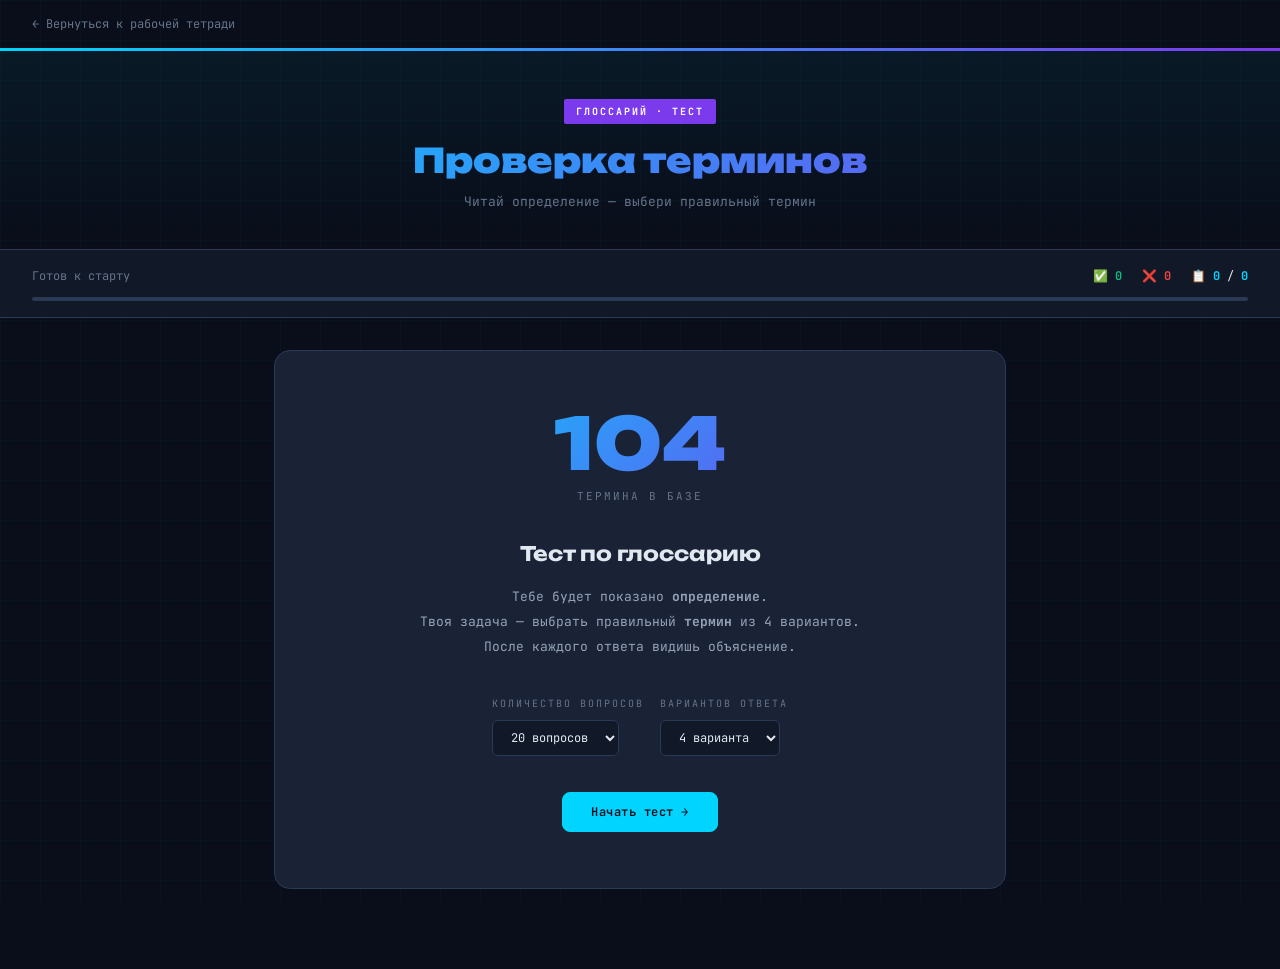
<file: tema/cher.html>
<!DOCTYPE html>
<html lang="ru">
<head>
<meta charset="UTF-8">
<meta name="viewport" content="width=device-width, initial-scale=1.0">
<title>Проверка глоссария — Мобильная разработка</title>
<link href="https://fonts.googleapis.com/css2?family=JetBrains+Mono:wght@400;600;700&family=Unbounded:wght@400;700;900&display=swap" rel="stylesheet">
<style>
:root {
  --bg:      #0a0e1a;
  --surface: #111827;
  --card:    #1a2236;
  --border:  #2a3a55;
  --accent:  #00d4ff;
  --accent2: #7c3aed;
  --accent3: #10b981;
  --danger:  #ef4444;
  --warn:    #f59e0b;
  --text:    #e2e8f0;
  --muted:   #64748b;
  --code-bg: #0d1117;
  --hover-bg:rgba(0,212,255,0.05);
  --grid:    rgba(0,212,255,0.03);
  --body:    #94a3b8;
}
*{ box-sizing:border-box; margin:0; padding:0; }
body{
  background:var(--bg); color:var(--text);
  font-family:'JetBrains Mono',monospace;
  min-height:100vh; overflow-x:hidden; line-height:1.7;
}
body::before{
  content:''; position:fixed; inset:0;
  background-image:
    linear-gradient(var(--grid) 1px,transparent 1px),
    linear-gradient(90deg,var(--grid) 1px,transparent 1px);
  background-size:40px 40px; pointer-events:none; z-index:0;
}

@keyframes fadeUp  { from{opacity:0;transform:translateY(14px)} to{opacity:1;transform:translateY(0)} }
@keyframes popIn   { from{opacity:0;transform:scale(0.94)}      to{opacity:1;transform:scale(1)} }
@keyframes shake   { 0%,100%{transform:translateX(0)} 25%{transform:translateX(-8px)} 75%{transform:translateX(8px)} }
@keyframes glow    { 0%,100%{box-shadow:0 0 0 rgba(16,185,129,0)} 50%{box-shadow:0 0 20px rgba(16,185,129,0.3)} }

/* HEADER */
.header{
  position:relative; z-index:1;
  padding:48px 32px 36px;
  border-bottom:1px solid var(--border);
  background:linear-gradient(180deg,rgba(0,212,255,0.06) 0%,transparent 100%);
  text-align:center;
}
.header::before{
  content:''; position:absolute; top:0; left:0; right:0; height:3px;
  background:linear-gradient(90deg,var(--accent),var(--accent2));
}
.badge{
  display:inline-block; background:var(--accent2); color:#fff;
  font-size:10px; font-weight:700; letter-spacing:2px;
  padding:4px 12px; border-radius:2px; margin-bottom:16px;
}
.header h1{
  font-family:'Unbounded',sans-serif;
  font-size:clamp(20px,4vw,34px); font-weight:900; line-height:1.2;
  background:linear-gradient(135deg,var(--accent),var(--accent2));
  -webkit-background-clip:text; -webkit-text-fill-color:transparent; background-clip:text;
  margin-bottom:10px;
}
.header p{ font-size:13px; color:var(--muted); }

/* PROGRESS */
.prog-wrap{
  position:relative; z-index:1;
  background:var(--surface); border-bottom:1px solid var(--border);
  padding:16px 32px;
}
.prog-top{
  display:flex; justify-content:space-between; align-items:center;
  margin-bottom:10px; flex-wrap:wrap; gap:8px;
}
.prog-label{ font-size:12px; color:var(--muted); }
.prog-stats{ display:flex; gap:20px; }
.prog-stat { font-size:12px; }
.prog-stat .val{ font-weight:700; }
.prog-stat .val.g{ color:var(--accent3); }
.prog-stat .val.r{ color:var(--danger); }
.prog-stat .val.b{ color:var(--accent); }
.prog-bar  { height:4px; background:var(--border); border-radius:2px; overflow:hidden; }
.prog-fill {
  height:100%; border-radius:2px;
  background:linear-gradient(90deg,var(--accent),var(--accent2));
  transition:width 0.4s ease;
}

/* MAIN */
.main{
  position:relative; z-index:1;
  max-width:780px; margin:0 auto; padding:32px 24px 80px;
}

/* SCREENS */
.screen{ display:none; }
.screen.active{ display:block; animation:fadeUp 0.35s ease; }

/* ── START ── */
.start-box{
  background:var(--card); border:1px solid var(--border); border-radius:16px;
  padding:56px 40px; text-align:center;
}
.start-num{
  font-family:'Unbounded',sans-serif; font-size:72px; font-weight:900; line-height:1;
  background:linear-gradient(135deg,var(--accent),var(--accent2));
  -webkit-background-clip:text; -webkit-text-fill-color:transparent; background-clip:text;
  margin-bottom:8px;
}
.start-sub { font-size:11px; letter-spacing:2px; color:var(--muted); margin-bottom:32px; }
.start-box h2{ font-family:'Unbounded',sans-serif; font-size:20px; margin-bottom:14px; }
.start-box p { font-size:13px; color:var(--body); line-height:1.9; margin-bottom:36px; }
.start-settings{
  display:flex; gap:16px; justify-content:center; flex-wrap:wrap; margin-bottom:36px;
}
.setting-group{ text-align:left; }
.setting-group label{
  display:block; font-size:10px; letter-spacing:2px; color:var(--muted); margin-bottom:8px;
}
.setting-group select{
  background:var(--surface); border:1px solid var(--border); color:var(--text);
  font-family:'JetBrains Mono',monospace; font-size:12px;
  padding:8px 14px; border-radius:6px; outline:none; cursor:pointer;
}
.setting-group select:focus{ border-color:var(--accent); }

/* ── QUESTION ── */
.q-wrap{ margin-top:8px; }
.q-card{
  background:var(--card); border:1px solid var(--border); border-radius:16px;
  padding:36px; animation:popIn 0.3s ease;
}
.q-meta{
  display:flex; justify-content:space-between; align-items:center;
  margin-bottom:20px; flex-wrap:wrap; gap:8px;
}
.q-num{ font-size:10px; letter-spacing:2px; color:var(--muted); font-weight:700; }
.q-category{
  font-size:10px; letter-spacing:1px; color:var(--accent2);
  background:rgba(124,58,237,0.1); border:1px solid rgba(124,58,237,0.25);
  padding:3px 10px; border-radius:20px; font-weight:700;
}

.def-label{
  font-size:10px; letter-spacing:2px; color:var(--accent); font-weight:700;
  margin-bottom:12px; display:block;
}
.def-text{
  font-size:14px; line-height:1.9; color:var(--body);
  background:var(--surface); border:1px solid var(--border);
  border-left:3px solid var(--accent);
  border-radius:8px; padding:18px 20px; margin-bottom:28px;
}
.def-text b{ color:var(--accent); }

.opts-label{
  font-size:10px; letter-spacing:2px; color:var(--muted); font-weight:700; margin-bottom:12px;
}
.opts{ display:flex; flex-direction:column; gap:10px; }
.opt{
  background:var(--surface); border:1px solid var(--border); border-radius:10px;
  padding:15px 20px; cursor:pointer;
  font-family:'JetBrains Mono',monospace; font-size:13px; color:var(--text);
  text-align:left; transition:all 0.18s;
  display:flex; align-items:center; gap:14px;
}
.opt:hover:not(.locked){ border-color:var(--accent); background:var(--hover-bg); transform:translateX(4px); }
.opt.correct{ border-color:var(--accent3); background:rgba(16,185,129,0.1); color:var(--accent3); animation:glow 0.6s ease; }
.opt.wrong  { border-color:var(--danger);  background:rgba(239,68,68,0.08);  color:var(--danger); animation:shake 0.35s ease; }
.opt.reveal { border-color:rgba(16,185,129,0.4); color:rgba(16,185,129,0.6); }
.opt.locked { cursor:default; }
.opt-idx{
  width:30px; height:30px; border:1px solid var(--border); border-radius:6px;
  display:flex; align-items:center; justify-content:center;
  font-size:11px; font-weight:700; flex-shrink:0; transition:all 0.18s;
}
.opt.correct .opt-idx{ background:var(--accent3); border-color:var(--accent3); color:#0a0e1a; }
.opt.wrong   .opt-idx{ background:var(--danger);  border-color:var(--danger);  color:#fff; }

/* FEEDBACK */
.feedback{
  margin-top:18px; padding:14px 18px; border-radius:8px;
  font-size:13px; line-height:1.6; display:none;
}
.feedback.show{ display:block; animation:fadeUp 0.25s ease; }
.feedback.ok  { background:rgba(16,185,129,0.1); border:1px solid var(--accent3); color:var(--accent3); }
.feedback.err { background:rgba(239,68,68,0.08); border:1px solid var(--danger);  color:var(--danger); }

/* NEXT BTN */
.next-row{ display:flex; justify-content:flex-end; margin-top:20px; }
.btn{
  background:transparent; border:1px solid var(--accent); color:var(--accent);
  font-family:'JetBrains Mono',monospace; font-size:12px; font-weight:600;
  padding:11px 28px; border-radius:8px; cursor:pointer;
  transition:all 0.2s; letter-spacing:0.5px; display:inline-flex; align-items:center; gap:8px;
}
.btn:hover      { background:var(--hover-bg); transform:translateY(-2px); box-shadow:0 4px 16px rgba(0,212,255,0.15); }
.btn-primary    { background:var(--accent); color:var(--bg); border-color:var(--accent); }
.btn-primary:hover{ filter:brightness(1.1); transform:translateY(-2px); }
.btn-row        { display:flex; gap:12px; justify-content:center; flex-wrap:wrap; }

/* ── FINISH ── */
.finish-box{
  background:var(--card); border:1px solid var(--border); border-radius:16px;
  padding:56px 40px; text-align:center; animation:popIn 0.4s ease;
}
.finish-emoji{ font-size:72px; margin-bottom:20px; display:block; }
.finish-box h2{ font-family:'Unbounded',sans-serif; font-size:22px; font-weight:900; margin-bottom:8px; }
.finish-pct{
  font-family:'Unbounded',sans-serif; font-size:80px; font-weight:900; line-height:1;
  background:linear-gradient(135deg,var(--accent3),var(--accent));
  -webkit-background-clip:text; -webkit-text-fill-color:transparent; background-clip:text;
  margin:16px 0 8px;
}
.finish-msg{ font-size:13px; color:var(--body); line-height:1.9; margin:16px 0 36px; }
.finish-grid{
  display:grid; grid-template-columns:repeat(3,1fr); gap:12px; margin-bottom:36px;
}
.f-stat{
  background:var(--surface); border:1px solid var(--border); border-radius:10px;
  padding:18px 12px;
}
.f-stat b{ font-family:'Unbounded',sans-serif; font-size:26px; display:block; margin-bottom:6px; }
.f-stat b.g{ color:var(--accent3); }
.f-stat b.r{ color:var(--danger); }
.f-stat b.b{ color:var(--accent); }
.f-stat span{ font-size:10px; letter-spacing:1.5px; color:var(--muted); }

/* BACK */
.back-link{
  position:relative; z-index:1;
  display:inline-flex; align-items:center; gap:8px;
  padding:14px 32px; font-size:12px; color:var(--muted);
  text-decoration:none; transition:color 0.2s;
}
.back-link:hover{ color:var(--accent); }

@media(max-width:560px){
  .header{ padding:32px 20px; }
  .main{ padding:20px 16px 60px; }
  .q-card,.start-box,.finish-box{ padding:24px 18px; }
  .finish-grid{ grid-template-columns:repeat(3,1fr); }
  .prog-wrap{ padding:14px 20px; }
  .prog-stats{ gap:12px; }
}
</style>
</head>
<body>

<a class="back-link" href="../index.html">← Вернуться к рабочей тетради</a>

<div class="header">
  <div class="badge">ГЛОССАРИЙ · ТЕСТ</div>
  <h1>Проверка терминов</h1>
  <p>Читай определение — выбери правильный термин</p>
</div>

<div class="prog-wrap">
  <div class="prog-top">
    <span class="prog-label" id="progLabel">Готов к старту</span>
    <div class="prog-stats">
      <div class="prog-stat">✅ <span class="val g" id="sCorrect">0</span></div>
      <div class="prog-stat">❌ <span class="val r" id="sWrong">0</span></div>
      <div class="prog-stat">📋 <span class="val b" id="sCurrent">0</span> / <span class="val b" id="sTotal">0</span></div>
    </div>
  </div>
  <div class="prog-bar"><div class="prog-fill" id="progFill" style="width:0%"></div></div>
</div>

<div class="main">

  <!-- START -->
  <div class="screen active" id="screenStart">
    <div class="start-box">
      <div class="start-num">104</div>
      <div class="start-sub">ТЕРМИНА В БАЗЕ</div>
      <h2>Тест по глоссарию</h2>
      <p>Тебе будет показано <b>определение</b>.<br>
         Твоя задача — выбрать правильный <b>термин</b> из 4 вариантов.<br>
         После каждого ответа видишь объяснение.</p>
      <div class="start-settings">
        <div class="setting-group">
          <label>КОЛИЧЕСТВО ВОПРОСОВ</label>
          <select id="selCount">
            <option value="10">10 вопросов</option>
            <option value="20" selected>20 вопросов</option>
            <option value="30">30 вопросов</option>
            <option value="50">50 вопросов</option>
            <option value="104">Все 104</option>
          </select>
        </div>
        <div class="setting-group">
          <label>ВАРИАНТОВ ОТВЕТА</label>
          <select id="selOpts">
            <option value="3">3 варианта</option>
            <option value="4" selected>4 варианта</option>
          </select>
        </div>
      </div>
      <div class="btn-row">
        <button class="btn btn-primary" onclick="startTest()">Начать тест →</button>
      </div>
    </div>
  </div>

  <!-- QUESTION -->
  <div class="screen" id="screenQ">
    <div class="q-wrap">
      <div class="q-card" id="qCard">
        <div class="q-meta">
          <span class="q-num" id="qNum">ВОПРОС 1 / 20</span>
        </div>
        <span class="def-label">📖 ОПРЕДЕЛЕНИЕ</span>
        <div class="def-text" id="qDef">—</div>
        <div class="opts-label">ВЫБЕРИ ПРАВИЛЬНЫЙ ТЕРМИН:</div>
        <div class="opts" id="qOpts"></div>
        <div class="feedback" id="qFb"></div>
        <div class="next-row">
          <button class="btn btn-primary" id="nextBtn" onclick="nextQ()" style="display:none">
            Следующий →
          </button>
        </div>
      </div>
    </div>
  </div>

  <!-- FINISH -->
  <div class="screen" id="screenFinish">
    <div class="finish-box">
      <span class="finish-emoji" id="fEmoji">🎉</span>
      <h2 id="fTitle">Тест завершён!</h2>
      <div class="finish-pct" id="fPct">0%</div>
      <div class="finish-msg" id="fMsg">—</div>
      <div class="finish-grid">
        <div class="f-stat"><b class="g" id="fCorrect">0</b><span>ВЕРНО</span></div>
        <div class="f-stat"><b class="r" id="fWrong">0</b><span>НЕВЕРНО</span></div>
        <div class="f-stat"><b class="b" id="fTotal">0</b><span>ВОПРОСОВ</span></div>
      </div>
      <div class="btn-row">
        <button class="btn btn-primary" onclick="restartSame()">Пройти ещё раз</button>
        <button class="btn" onclick="goStart()">Изменить настройки</button>
      </div>
    </div>
  </div>

</div>

<script>
const ALL = [
  {t:"API",                d:"Интерфейс взаимодействия программ между собой."},
  {t:"SDK",                d:"Набор инструментов и библиотек для разработки под платформу (Software Development Kit)."},
  {t:"Компиляция",         d:"Процесс преобразования исходного кода в машинный язык."},
  {t:"Отладка",            d:"Процесс поиска, анализа и исправления ошибок в программном коде."},
  {t:"Рефакторинг",        d:"Переработка структуры кода с целью улучшения качества без изменения его внешнего поведения."},
  {t:"Интерфейс (UI)",     d:"Визуальная оболочка приложения — всё, что видит и с чем взаимодействует пользователь."},
  {t:"UX",                 d:"Пользовательский опыт — ощущения и впечатления человека от использования продукта."},
  {t:"Поток",              d:"Отдельная последовательность выполнения инструкций, позволяющая распараллелить задачи."},
  {t:"Кэш",                d:"Временное хранилище данных, ускоряющее повторный доступ к информации."},
  {t:"Крэш",               d:"Аварийное завершение работы программы вследствие критической ошибки."},
  {t:"iOS",                d:"Операционная система от Apple, используемая на смартфонах iPhone и планшетах iPad."},
  {t:"Android",            d:"Открытая мобильная операционная система от Google, применяемая на большинстве смартфонов."},
  {t:"Нативная разработка",d:"Создание приложения под конкретную платформу с использованием её родного языка программирования."},
  {t:"Кроссплатформенность",d:"Подход, при котором единый код запускается и работает на нескольких платформах (iOS, Android)."},
  {t:"Hybrid App",         d:"Приложение, сочетающее элементы нативного кода и веб-технологий в одном продукте."},
  {t:"PWA",                d:"Progressive Web App — технология, превращающая обычный веб-сайт в подобие мобильного приложения."},
  {t:"Build (Сборка)",     d:"Процесс компиляции всего исходного кода проекта в готовый исполняемый программный продукт."},
  {t:"APK",                d:"Формат архивного файла для распространения и установки приложений на устройства Android."},
  {t:"IPA",                d:"Формат архивного файла для распространения и установки приложений на устройства iOS."},
  {t:"AAB",                d:"Android App Bundle — формат публикации в Google Play, оптимизирующий размер пакета под конкретное устройство."},
  {t:"Store (Стор)",       d:"Цифровая площадка для поиска, загрузки и распространения мобильных приложений (Google Play, App Store)."},
  {t:"Swift",              d:"Современный компилируемый язык программирования от Apple, основной для разработки iOS и macOS приложений."},
  {t:"Kotlin",             d:"Статически типизированный язык программирования, являющийся приоритетным для разработки Android-приложений."},
  {t:"Objective-C",        d:"Компилируемый объектно-ориентированный язык программирования, ранее являвшийся основным для разработки под Apple."},
  {t:"Java",               d:"Строго типизированный язык программирования, долгое время бывший стандартом для разработки Android-приложений."},
  {t:"Flutter",            d:"Фреймворк от Google для создания кроссплатформенных мобильных приложений с единой кодовой базой."},
  {t:"React Native",       d:"Фреймворк Facebook для разработки мобильных приложений с использованием JavaScript и библиотеки React."},
  {t:"KMP",                d:"Kotlin Multiplatform — технология для совместного использования бизнес-логики между iOS и Android платформами."},
  {t:"Dart",               d:"Язык программирования от Google, оптимизированный для клиентской разработки и используемый во Flutter."},
  {t:"JavaScript",         d:"Динамический язык сценариев, широко применяемый в кроссплатформенных и гибридных мобильных решениях."},
  {t:"SwiftUI",            d:"Декларативный фреймворк Apple для проектирования пользовательских интерфейсов с помощью кода."},
  {t:"Jetpack Compose",    d:"Современный декларативный инструментарий Android для построения нативного пользовательского интерфейса."},
  {t:"HIG",                d:"Human Interface Guidelines — официальный свод правил и рекомендаций по дизайну интерфейсов от Apple."},
  {t:"Material Design",    d:"Дизайн-система от Google, определяющая визуальный стиль и поведение элементов в Android-приложениях."},
  {t:"Widget",             d:"Информационный элемент на главном экране устройства или базовый строительный блок интерфейса во Flutter."},
  {t:"Storyboard",         d:"Визуальный редактор в среде Xcode для создания экранов и настройки навигации между ними."},
  {t:"Layout",             d:"Модель, описывающая расположение и размеры элементов управления на экране устройства."},
  {t:"Dark Mode",          d:"Системная настройка операционной системы, переключающая интерфейс на тёмную цветовую схему."},
  {t:"SafeArea",           d:"Зона экрана, гарантирующая, что контент не будет перекрыт системными элементами — вырезами или индикаторами."},
  {t:"Splash Screen",      d:"Заставочный экран с логотипом приложения, отображаемый в момент его инициализации и загрузки."},
  {t:"Tab Bar",            d:"Навигационный элемент в нижней части экрана, обеспечивающий быстрый доступ к основным разделам."},
  {t:"Adaptive Design",    d:"Способность интерфейса корректно подстраиваться под разные диагонали экранов и их ориентации."},
  {t:"WebView",            d:"Встроенный компонент, позволяющий отображать полноценный веб-контент непосредственно внутри приложения."},
  {t:"Lifecycle",          d:"Жизненный цикл — строго определённая последовательность состояний приложения или экрана от запуска до завершения."},
  {t:"MVVM",               d:"Архитектурный паттерн, разделяющий приложение на три слоя: данные (Model), интерфейс (View) и логику (ViewModel)."},
  {t:"Clean Architecture", d:"Концепция разделения кода на независимые слои с чёткими границами для упрощения тестирования и поддержки."},
  {t:"Dependency Injection",d:"Паттерн проектирования, при котором объект получает свои зависимости извне, а не создаёт их самостоятельно."},
  {t:"Repository",         d:"Слой абстракции над источниками данных, определяющий, откуда брать информацию — из сети или локальной базы."},
  {t:"State",              d:"Текущее состояние данных приложения в конкретный момент времени, напрямую влияющее на отображение UI."},
  {t:"Deep Link",          d:"Специальная ссылка, позволяющая открыть приложение и перейти сразу в конкретный его раздел или экран."},
  {t:"Push-уведомления",   d:"Краткие сообщения, отправляемые с сервера и всплывающие на экране устройства пользователя."},
  {t:"Local Notifications",d:"Уведомления, которые само приложение планирует и отправляет локально, без участия сервера."},
  {t:"Background Tasks",   d:"Задачи и процессы, которые приложение выполняет в фоновом режиме, не требуя активного взаимодействия."},
  {t:"JSON",               d:"Лёгкий текстовый формат обмена данными, основанный на синтаксисе JavaScript-объектов."},
  {t:"REST API",           d:"Архитектурный стиль взаимодействия клиента и сервера через стандартные HTTP-запросы."},
  {t:"GraphQL",            d:"Язык запросов к API, позволяющий клиенту точно указать, какие именно данные ему нужны."},
  {t:"WebSocket",          d:"Протокол, обеспечивающий постоянное двустороннее соединение между клиентом и сервером в реальном времени."},
  {t:"Retrofit",           d:"Популярная библиотека-клиент для выполнения HTTP-запросов и работы с API в Android-приложениях."},
  {t:"Alamofire",          d:"Высокоуровневая библиотека для удобного и безопасного сетевого взаимодействия в iOS-приложениях."},
  {t:"Caching",            d:"Временное сохранение данных или результатов вычислений для ускорения последующего доступа к ним."},
  {t:"Room",               d:"Официальная библиотека Android для удобной и типобезопасной работы с реляционной базой данных SQLite."},
  {t:"Core Data",          d:"Объектно-ориентированный фреймворк Apple для управления моделью данных и их хранением в iOS-приложениях."},
  {t:"Realm",              d:"Кроссплатформенная мобильная база данных с высокой производительностью, альтернативная стандартным решениям."},
  {t:"Firebase",           d:"Облачная платформа Google, предоставляющая готовые бэкенд-сервисы для мобильных и веб-приложений."},
  {t:"Unit Test",          d:"Автоматизированный тест, проверяющий корректность работы одной изолированной функции или метода."},
  {t:"UI Test",            d:"Автоматизированный тест, имитирующий действия пользователя и проверяющий поведение элементов интерфейса."},
  {t:"QA",                 d:"Quality Assurance — комплексный процесс обеспечения качества программного продукта на всех этапах разработки."},
  {t:"Beta Testing",       d:"Этап тестирования приложения ограниченной аудиторией реальных пользователей перед официальным релизом."},
  {t:"TestFlight",         d:"Официальный сервис Apple для распространения бета-версий приложений среди тестировщиков до публикации."},
  {t:"Google Play Console",d:"Веб-панель управления для разработчиков, позволяющая публиковать приложения и анализировать их статистику."},
  {t:"App Store Connect",  d:"Инструмент Apple для загрузки сборок, управления метаданными и отслеживания статуса приложений в App Store."},
  {t:"Review",             d:"Проверка приложения модераторами магазина на соответствие правилам платформы перед публикацией."},
  {t:"Crashlytics",        d:"Аналитический инструмент Firebase для автоматического сбора, группировки и анализа отчётов о сбоях."},
  {t:"CI/CD",              d:"Автоматизация процессов непрерывной интеграции кода и его доставки пользователям через пайплайны."},
  {t:"Xcode",              d:"Официальная интегрированная среда разработки Apple для создания приложений iOS, macOS, watchOS и tvOS."},
  {t:"Android Studio",     d:"Официальная IDE на базе IntelliJ IDEA, являющаяся основным инструментом разработки Android-приложений."},
  {t:"Simulator",          d:"Программа на компьютере Mac, имитирующая программную среду iPhone или iPad без аппаратной части."},
  {t:"Emulator",           d:"Виртуальное устройство, полностью воссоздающее аппаратную и программную часть Android-смартфона на ПК."},
  {t:"Git",                d:"Распределённая система контроля версий, позволяющая отслеживать изменения кода и работать в команде."},
  {t:"CocoaPods",          d:"Менеджер зависимостей для Xcode-проектов, упрощающий подключение внешних библиотек в iOS-разработке."},
  {t:"Gradle",             d:"Гибкая система автоматической сборки и управления зависимостями, стандартная для Android-проектов."},
  {t:"Charles",            d:"Прокси-сервер для перехвата и анализа сетевого трафика между приложением и сервером (HTTP-сниффер)."},
  {t:"Figma",              d:"Облачный онлайн-инструмент для совместного создания дизайна интерфейсов и интерактивных прототипов."},
  {t:"Postman",            d:"Приложение для отправки HTTP-запросов, тестирования API и создания его документации."},
  {t:"In-App Purchase",    d:"Встроенная технология магазина для продажи контента, функций или подписок непосредственно внутри приложения."},
  {t:"Subscription",       d:"Бизнес-модель с периодической (ежемесячной или ежегодной) оплатой за доступ к функциям сервиса."},
  {t:"Freemium",           d:"Бизнес-модель, при которой базовый функционал бесплатен, а расширенные возможности доступны за плату."},
  {t:"IDFA",               d:"Identifier for Advertisers — уникальный рекламный идентификатор устройства Apple для таргетинга рекламы."},
  {t:"Amplitude",          d:"Платформа продуктовой аналитики для глубокого анализа поведения и сегментации пользователей приложения."},
  {t:"Retention",          d:"Метрика, показывающая, какой процент пользователей возвращается в приложение через заданный период времени."},
  {t:"Churn Rate",         d:"Показатель оттока — процент пользователей, переставших использовать приложение за определённый период."},
  {t:"ASO",                d:"App Store Optimization — комплекс мер по оптимизации страницы приложения для роста органических установок."},
  {t:"ARCore / ARKit",     d:"Платформы для создания приложений с дополненной реальностью от Google (Android) и Apple (iOS)."},
  {t:"NFC",                d:"Near Field Communication — технология беспроводной передачи данных на расстоянии до нескольких сантиметров."},
  {t:"Biometrics",         d:"Технология аутентификации пользователя по биологическим параметрам: отпечатку пальца или геометрии лица."},
  {t:"BLE",                d:"Bluetooth Low Energy — энергоэффективный протокол беспроводной связи с аксессуарами и носимыми устройствами."},
  {t:"Geofencing",         d:"Технология создания виртуального географического периметра, при пересечении которого срабатывает событие."},
  {t:"Accessibility",      d:"Адаптация приложения для людей с ограниченными возможностями: поддержка экранных читалок, крупного шрифта."},
  {t:"Multi-threading",    d:"Параллельное выполнение нескольких задач в разных потоках для повышения производительности и отзывчивости."},
  {t:"Main Thread",        d:"Главный поток приложения, единственный ответственный за отрисовку и обновление пользовательского интерфейса."},
  {t:"Coroutines",         d:"Механизм в Kotlin для структурированного написания асинхронного кода без блокировок и колбэков."},
  {t:"Combine / RxSwift",  d:"Реактивные фреймворки для декларативной обработки потоков событий и асинхронных данных в iOS."},
  {t:"Obfuscation",        d:"Намеренное запутывание и усложнение программного кода для защиты интеллектуальной собственности от реверс-инжиниринга."},
  {t:"Modularization",     d:"Архитектурный подход, при котором крупное приложение разбивается на небольшие независимые модули."},
  {t:"Haptic Feedback",    d:"Тактильный отклик — использование вибрации для подтверждения действий пользователя и улучшения UX."},
  {t:"Deep Learning",      d:"Применение нейронных сетей непосредственно на мобильном устройстве для задач распознавания и предсказания."},
  {t:"Edge Computing",     d:"Парадигма вычислений, при которой данные обрабатываются на конечном устройстве, а не в удалённом облаке."},
  {t:"App Extensions",     d:"Дополнительные модули приложения (виджеты, экшны), работающие за пределами основного интерфейса."},
  {t:"Provisioning Profile",d:"Документ от Apple, связывающий приложение, разработчика и устройства и разрешающий установку на конкретные гаджеты."},
];

// ── STATE ───────────────────────────────────────────────────
let queue=[], idx=0, correct=0, wrong=0;
let locked=false, qCount=20, optCount=4;
let lastQCount=20, lastOptCount=4;

function shuffle(a){ return a.slice().sort(()=>Math.random()-0.5); }

function show(id){
  document.querySelectorAll('.screen').forEach(s=>s.classList.remove('active'));
  document.getElementById(id).classList.add('active');
}

function updateProgress(){
  const total=queue.length;
  document.getElementById('sCorrect').textContent = correct;
  document.getElementById('sWrong').textContent   = wrong;
  document.getElementById('sCurrent').textContent = idx;
  document.getElementById('sTotal').textContent   = total;
  document.getElementById('progLabel').textContent= idx>0 ? `Вопрос ${idx} из ${total}` : 'Готов к старту';
  document.getElementById('progFill').style.width = total ? (idx/total*100)+'%' : '0%';
}

function goStart(){
  idx=0; correct=0; wrong=0; updateProgress();
  show('screenStart');
}

function startTest(){
  qCount   = parseInt(document.getElementById('selCount').value);
  optCount = parseInt(document.getElementById('selOpts').value);
  lastQCount=qCount; lastOptCount=optCount;
  queue = shuffle(ALL).slice(0, Math.min(qCount, ALL.length));
  idx=0; correct=0; wrong=0;
  updateProgress();
  show('screenQ');
  loadQ();
}

function restartSame(){
  qCount=lastQCount; optCount=lastOptCount;
  queue = shuffle(ALL).slice(0, Math.min(qCount, ALL.length));
  idx=0; correct=0; wrong=0;
  updateProgress();
  show('screenQ');
  loadQ();
}

// ── LOAD QUESTION ───────────────────────────────────────────
function loadQ(){
  if(idx>=queue.length){ showFinish(); return; }
  locked=false;
  const item=queue[idx];
  document.getElementById('qNum').textContent  = `ВОПРОС ${idx+1} / ${queue.length}`;
  document.getElementById('qDef').innerHTML    = item.d;
  document.getElementById('qFb').className     = 'feedback';
  document.getElementById('nextBtn').style.display = 'none';

  // Build options: 1 correct + (optCount-1) wrong
  const pool = ALL.filter(x=>x.t!==item.t);
  const wrongs = shuffle(pool).slice(0, optCount-1);
  const opts   = shuffle([item, ...wrongs]);

  const wrap = document.getElementById('qOpts');
  wrap.innerHTML='';
  opts.forEach((o,i)=>{
    const btn=document.createElement('button');
    btn.className='opt';
    btn.dataset.term=o.t;
    btn.innerHTML=`<span class="opt-idx">${String.fromCharCode(65+i)}</span>${o.t}`;
    btn.onclick=()=>pick(btn, o.t===item.t, item.t);
    wrap.appendChild(btn);
  });
  updateProgress();
}

function pick(btn, isCorrect, correctTerm){
  if(locked) return;
  locked=true;

  // Lock all buttons
  document.querySelectorAll('.opt').forEach(b=>{
    b.classList.add('locked');
    if(b.dataset.term===correctTerm) b.classList.add(isCorrect && b===btn ? 'correct' : 'reveal');
  });

  const fb=document.getElementById('qFb');

  if(isCorrect){
    btn.classList.remove('reveal');
    btn.classList.add('correct');
    fb.className='feedback show ok';
    fb.textContent='✅ Верно!';
    correct++;
  } else {
    btn.classList.add('wrong');
    // highlight correct
    document.querySelectorAll('.opt').forEach(b=>{
      if(b.dataset.term===correctTerm){ b.classList.remove('reveal'); b.classList.add('correct'); }
    });
    fb.className='feedback show err';
    fb.textContent=`❌ Неверно. Правильный ответ: ${correctTerm}`;
    wrong++;
  }

  idx++;
  document.getElementById('nextBtn').style.display='inline-flex';
  updateProgress();
}

function nextQ(){ loadQ(); }

// ── FINISH ──────────────────────────────────────────────────
function showFinish(){
  const total=correct+wrong||queue.length;
  const pct=Math.round(correct/total*100);
  let emoji='🎉', title='Тест завершён!', msg='';
  if(pct===100){ emoji='🏆'; title='Идеальный результат!'; msg='Ты знаешь все термины на отлично. Превосходно!'; }
  else if(pct>=80){ emoji='🌟'; title='Отлично!'; msg='Большинство терминов усвоено очень хорошо. Повтори оставшиеся!'; }
  else if(pct>=60){ emoji='👍'; title='Хороший результат!'; msg='Есть над чем поработать. Ещё один прогон — и будет отлично.'; }
  else if(pct>=40){ emoji='📖'; title='Нужно повторить!'; msg='Рекомендуем вернуться к глоссарию и повторить определения.'; }
  else            { emoji='💪'; title='Не сдавайся!'; msg='Изучи глоссарий ещё раз и попробуй снова — всё получится!'; }

  document.getElementById('fEmoji').textContent   = emoji;
  document.getElementById('fTitle').textContent   = title;
  document.getElementById('fPct').textContent     = pct+'%';
  document.getElementById('fMsg').textContent     = msg;
  document.getElementById('fCorrect').textContent = correct;
  document.getElementById('fWrong').textContent   = wrong;
  document.getElementById('fTotal').textContent   = total;
  document.getElementById('progFill').style.width = '100%';
  document.getElementById('sCurrent').textContent = total;
  show('screenFinish');
}
</script>
</body>
</html>
</file>
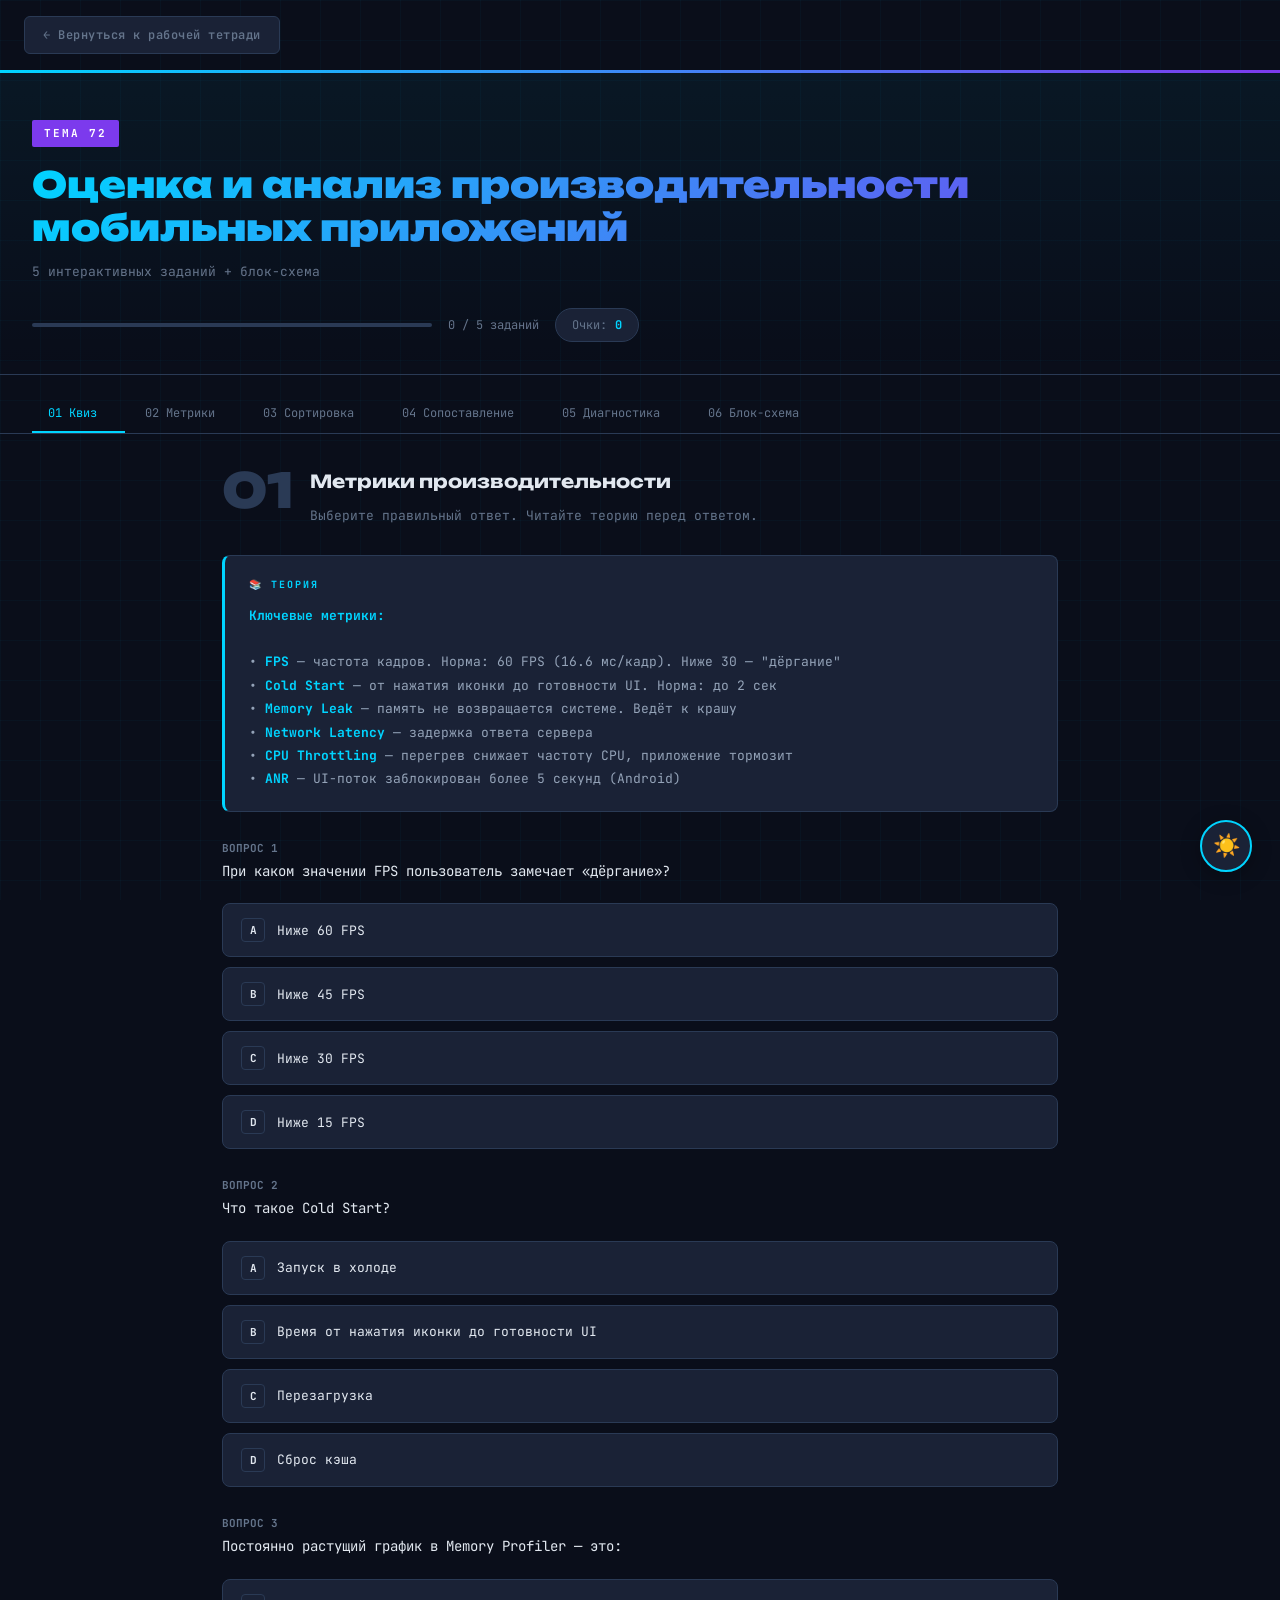
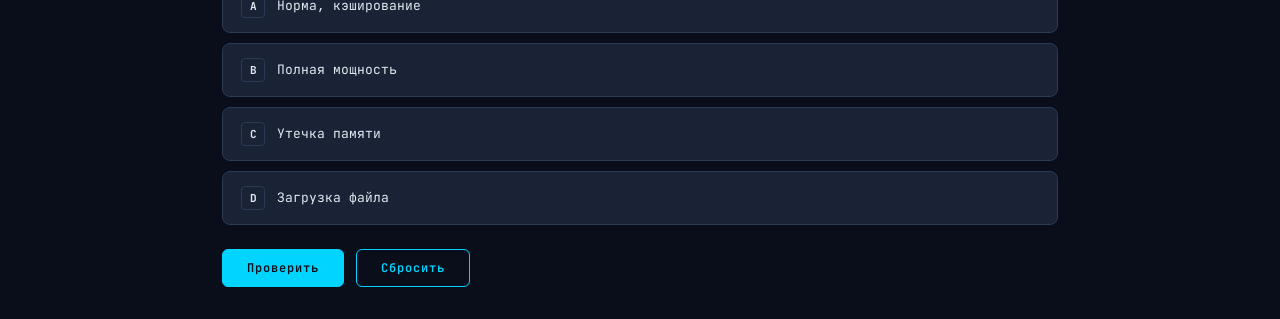
<file: tema/tema2.html>
<!DOCTYPE html>
<html lang="ru">
<head>
<meta charset="UTF-8">
<meta name="viewport" content="width=device-width, initial-scale=1.0">
<title>Тема 72 — Оценка производительности</title>
<link href="https://fonts.googleapis.com/css2?family=JetBrains+Mono:wght@400;600;700&family=Unbounded:wght@400;700;900&display=swap" rel="stylesheet">
<style>
:root {
  --bg:#0a0e1a; --surface:#111827; --card:#1a2236; --border:#2a3a55;
  --accent:#00d4ff; --accent2:#7c3aed; --accent3:#10b981;
  --danger:#ef4444; --warn:#f59e0b; --text:#e2e8f0; --muted:#64748b;
  --code-bg:#0d1117; --text-body:#94a3b8;
  --hover-bg:rgba(0,212,255,0.05); --grid:rgba(0,212,255,0.03);
}
body.light {
  --bg:#f0f4ff; --surface:#ffffff; --card:#f8faff; --border:#dde3f5;
  --accent:#4f6ef7; --accent2:#7c3aed; --accent3:#10b981;
  --danger:#ef4444; --warn:#d97706; --text:#1a2236; --muted:#6b7a99;
  --code-bg:#eef1fb; --text-body:#3a4a6b;
  --hover-bg:rgba(79,110,247,0.06); --grid:rgba(79,110,247,0.05);
}
body.light::before {
  background-image:
    linear-gradient(var(--grid) 1px,transparent 1px),
    linear-gradient(90deg,var(--grid) 1px,transparent 1px) !important;
}
/* Светлая тема — цвета элементов */
body.light .theory-box    { color:var(--text-body); }
body.light .sort-item     { color:var(--text-body); }
body.light .match-item    { color:var(--text-body); background:var(--card); }
body.light .chip          { color:var(--text-body); background:var(--card); }
body.light .quiz-opt      { color:var(--text); background:var(--card); }
body.light .tab-btn       { color:var(--muted); }
body.light .tab-btn:hover { color:var(--accent); background:var(--hover-bg); }
body.light .tab-btn.active{ color:var(--accent); border-bottom-color:var(--accent); }
body.light .header        { background:linear-gradient(180deg,rgba(79,110,247,0.06) 0%,transparent 100%); }
body.light .quiz-opt:hover:not(:disabled) { border-color:var(--accent); background:var(--hover-bg); }
body.light .match-item:hover   { border-color:var(--accent); }
body.light .match-item.selected{ background:rgba(79,110,247,0.08); border-color:var(--accent); }
body.light .chip:hover         { border-color:var(--accent); }
body.light .chip.selected      { background:rgba(79,110,247,0.1); border-color:var(--accent); color:var(--accent); }
body.light .sort-item:hover    { border-color:var(--accent); }
body.light .btn                { border-color:var(--accent); color:var(--accent); }
body.light .btn:hover          { background:var(--hover-bg); box-shadow:0 4px 16px rgba(79,110,247,0.15); }
body.light .btn-primary        { background:var(--accent); color:#fff; border-color:var(--accent); }
body.light .btn-primary:hover  { background:#3a5ce8; }
body.light .feedback.info      { background:rgba(79,110,247,0.08); border-color:var(--accent); color:var(--accent); }
body.light .schema-wrap        { background:var(--card); }
body.light .schema-wrap img    { box-shadow:0 4px 24px rgba(79,110,247,0.1); }

/* Кнопка темы */
.theme-toggle {
  position:fixed; bottom:28px; right:28px; z-index:999;
  width:52px; height:52px; border-radius:50%;
  border:2px solid var(--accent); background:var(--card); color:var(--accent);
  font-size:22px; cursor:pointer; display:flex; align-items:center; justify-content:center;
  box-shadow:0 4px 20px rgba(0,0,0,0.3);
  transition:transform 0.3s,box-shadow 0.3s,background 0.35s,border-color 0.35s;
  padding:0; margin:0; line-height:1; letter-spacing:0;
}
.theme-toggle:hover { transform:translateY(-3px) scale(1.1); box-shadow:0 8px 28px rgba(0,0,0,0.3),0 0 16px rgba(0,212,255,0.3); }
body.light .theme-toggle { box-shadow:0 4px 20px rgba(79,110,247,0.2); }
body.light .theme-toggle:hover { box-shadow:0 8px 28px rgba(79,110,247,0.25),0 0 16px rgba(79,110,247,0.2); }

*{box-sizing:border-box;margin:0;padding:0;}
body {
  background:var(--bg); color:var(--text);
  font-family:'JetBrains Mono',monospace;
  min-height:100vh; overflow-x:hidden; line-height:1.7;
  transition:background 0.35s,color 0.35s;
}
body::before {
  content:''; position:fixed; inset:0;
  background-image:linear-gradient(var(--grid) 1px,transparent 1px),linear-gradient(90deg,var(--grid) 1px,transparent 1px);
  background-size:40px 40px; pointer-events:none; z-index:0;
}
@keyframes fadeIn{from{opacity:0;transform:translateY(10px)}to{opacity:1;transform:translateY(0)}}

/* HEADER */
.header{position:relative;z-index:1;padding:48px 32px 32px;border-bottom:1px solid var(--border);background:linear-gradient(180deg,rgba(0,212,255,0.05) 0%,transparent 100%);transition:background 0.35s,border-color 0.35s;}
.header::before{content:'';position:absolute;top:0;left:0;right:0;height:3px;background:linear-gradient(90deg,var(--accent),var(--accent2));}
.topic-badge{display:inline-block;background:var(--accent2);color:#fff;font-size:11px;font-weight:700;letter-spacing:2px;padding:4px 12px;border-radius:2px;margin-bottom:16px;}
.header h1{font-family:'Unbounded',sans-serif;font-size:clamp(20px,4vw,36px);font-weight:900;line-height:1.2;background:linear-gradient(135deg,var(--accent),var(--accent2));-webkit-background-clip:text;-webkit-text-fill-color:transparent;background-clip:text;}
.header p{margin-top:12px;color:var(--muted);font-size:13px;max-width:600px;}
.progress-bar-wrap{margin-top:24px;display:flex;align-items:center;gap:16px;flex-wrap:wrap;}
.progress-bar{flex:1;height:4px;background:var(--border);border-radius:2px;overflow:hidden;max-width:400px;transition:background 0.35s;}
.progress-fill{height:100%;background:linear-gradient(90deg,var(--accent),var(--accent2));transition:width 0.4s;border-radius:2px;}
.progress-text{font-size:12px;color:var(--muted);}
.score-badge{display:inline-flex;align-items:center;gap:8px;background:var(--card);border:1px solid var(--border);border-radius:20px;padding:6px 16px;font-size:12px;color:var(--muted);transition:background 0.35s,border-color 0.35s;}
.score-num{color:var(--accent);font-weight:700;}

/* TABS */
.tabs{position:relative;z-index:1;display:flex;gap:4px;padding:20px 32px 0;border-bottom:1px solid var(--border);overflow-x:auto;transition:border-color 0.35s;}
.tab-btn{background:transparent;border:none;color:var(--muted);font-family:'JetBrains Mono',monospace;font-size:12px;padding:10px 16px;cursor:pointer;border-bottom:2px solid transparent;transition:all 0.2s;white-space:nowrap;}
.tab-btn:hover{color:var(--accent);background:var(--hover-bg);}
.tab-btn.active{color:var(--accent);border-bottom-color:var(--accent);}
.tab-btn .check{display:inline-block;width:6px;height:6px;border-radius:50%;background:var(--accent3);margin-left:6px;vertical-align:middle;opacity:0;}
.tab-btn.done .check{opacity:1;}

/* MAIN */
.main{position:relative;z-index:1;padding:32px;max-width:900px;margin:0 auto;}
.task-panel{display:none;animation:fadeIn 0.3s ease;}
.task-panel.active{display:block;}
.task-header{display:flex;align-items:flex-start;gap:16px;margin-bottom:28px;}
.task-number{font-family:'Unbounded',sans-serif;font-size:48px;font-weight:900;color:var(--border);line-height:1;min-width:60px;}
.task-title{font-family:'Unbounded',sans-serif;font-size:18px;font-weight:700;margin-bottom:8px;}
.task-desc{font-size:13px;color:var(--muted);line-height:1.7;}

/* THEORY */
.theory-box{background:var(--card);border:1px solid var(--border);border-left:3px solid var(--accent);border-radius:8px;padding:20px 24px;margin-bottom:24px;font-size:13px;line-height:1.8;color:var(--text-body);transition:background 0.35s,border-color 0.35s,color 0.35s;}
.theory-box strong{color:var(--accent);}
.theory-label{font-size:10px;letter-spacing:2px;color:var(--accent);font-weight:700;margin-bottom:10px;display:block;}

/* QUIZ */
.quiz-options{display:flex;flex-direction:column;gap:10px;margin:20px 0;}
.quiz-opt{background:var(--card);border:1px solid var(--border);border-radius:8px;padding:14px 18px;cursor:pointer;font-family:'JetBrains Mono',monospace;font-size:13px;color:var(--text);text-align:left;transition:all 0.2s;display:flex;align-items:center;gap:12px;}
.quiz-opt:hover:not(:disabled){border-color:var(--accent);background:var(--hover-bg);}
.quiz-opt:disabled{cursor:default;}
.quiz-opt.correct{border-color:var(--accent3);background:rgba(16,185,129,0.1);color:var(--accent3);}
.quiz-opt.wrong{border-color:var(--danger);background:rgba(239,68,68,0.1);color:var(--danger);}
.opt-label{width:24px;height:24px;border:1px solid var(--border);border-radius:4px;display:flex;align-items:center;justify-content:center;font-size:11px;font-weight:700;flex-shrink:0;}

/* SORT */
.sort-list{display:flex;flex-direction:column;gap:8px;margin:16px 0;}
.sort-item{background:var(--card);border:1px solid var(--border);border-radius:8px;padding:12px 16px;font-size:12px;cursor:grab;display:flex;align-items:center;gap:12px;transition:all 0.2s;user-select:none;color:var(--text-body);}
.sort-item:hover{border-color:var(--accent);}
.sort-handle{color:var(--muted);font-size:16px;}
.sort-num{width:24px;height:24px;background:var(--border);border-radius:4px;display:flex;align-items:center;justify-content:center;font-size:11px;font-weight:700;flex-shrink:0;color:var(--text);}
.sort-item.correct-pos{border-color:var(--accent3);}
.sort-item.wrong-pos{border-color:var(--danger);}

/* MATCH */
.match-grid{display:grid;grid-template-columns:1fr 1fr;gap:16px;margin:20px 0;}
.match-col{display:flex;flex-direction:column;gap:8px;}
.match-item{background:var(--card);border:1px solid var(--border);border-radius:8px;padding:12px 16px;font-size:12px;cursor:pointer;transition:all 0.2s;min-height:52px;display:flex;align-items:center;line-height:1.5;color:var(--text-body);}
.match-item:hover{border-color:var(--accent);}
.match-item.selected{border-color:var(--accent);background:rgba(0,212,255,0.08);}
.match-item.matched{border-color:var(--accent3);background:rgba(16,185,129,0.08);cursor:default;}
.match-item.wrong-match{border-color:var(--danger);background:rgba(239,68,68,0.08);}

/* CHIPS */
.chips{display:flex;flex-wrap:wrap;gap:8px;margin:16px 0;}
.chip{background:var(--card);border:1px solid var(--border);border-radius:20px;padding:6px 16px;font-size:12px;cursor:pointer;transition:all 0.2s;color:var(--text-body);}
.chip:hover{border-color:var(--accent);}
.chip.selected{background:rgba(0,212,255,0.1);border-color:var(--accent);color:var(--accent);}
.chip.correct{border-color:var(--accent3);background:rgba(16,185,129,0.1);color:var(--accent3);}
.chip.wrong-selected{border-color:var(--danger);background:rgba(239,68,68,0.1);color:var(--danger);}

/* BUTTONS */
.btn{background:transparent;border:1px solid var(--accent);color:var(--accent);font-family:'JetBrains Mono',monospace;font-size:12px;font-weight:600;padding:10px 24px;border-radius:6px;cursor:pointer;transition:all 0.2s;letter-spacing:1px;}
.btn:hover{background:var(--hover-bg);}
.btn-primary{background:var(--accent);color:var(--bg);border-color:var(--accent);}
.btn-primary:hover{filter:brightness(1.12);}
.btn-row{display:flex;gap:12px;margin-top:20px;flex-wrap:wrap;}

/* FEEDBACK */
.feedback{border-radius:8px;padding:14px 18px;margin-top:16px;font-size:13px;line-height:1.6;display:none;}
.feedback.show{display:block;animation:fadeIn 0.3s ease;}
.feedback.success{background:rgba(16,185,129,0.1);border:1px solid var(--accent3);color:var(--accent3);}
.feedback.error{background:rgba(239,68,68,0.1);border:1px solid var(--danger);color:var(--danger);}
.feedback.info{background:rgba(0,212,255,0.08);border:1px solid var(--accent);color:var(--accent);}

/* БЛОК-СХЕМА */
.schema-wrap{background:var(--card);border:1px solid var(--border);border-radius:12px;padding:24px;text-align:center;transition:background 0.35s,border-color 0.35s;}
.schema-wrap img{max-width:100%;height:auto;border-radius:8px;display:block;margin:0 auto;box-shadow:0 4px 28px rgba(0,0,0,0.35);transition:box-shadow 0.35s;}
.schema-placeholder{display:flex;flex-direction:column;align-items:center;justify-content:center;gap:16px;min-height:280px;border:2px dashed var(--border);border-radius:10px;color:var(--muted);font-size:13px;line-height:1.9;padding:40px 24px;background:var(--surface);transition:background 0.35s,border-color 0.35s,color 0.35s;}
.schema-placeholder .icon{font-size:56px;opacity:0.4;}
.schema-hint{margin-top:20px;background:var(--surface);border:1px solid var(--border);border-left:3px solid var(--warn);border-radius:8px;padding:14px 20px;font-size:12px;color:var(--muted);text-align:left;line-height:2;transition:background 0.35s,border-color 0.35s;}
.schema-hint code{color:var(--accent);background:var(--code-bg);padding:2px 7px;border-radius:4px;font-size:11px;}

.back-link {
  position: relative; z-index: 2;
  display: inline-flex; align-items: center; gap: 8px;
  margin: 16px 24px;
  padding: 8px 18px;
  font-family: 'JetBrains Mono', monospace;
  font-size: 12px; font-weight: 600; letter-spacing: 0.5px;
  color: var(--muted);
  background: var(--card);
  border: 1px solid var(--border);
  border-radius: 6px;
  text-decoration: none;
  transition: all 0.2s;
}
.back-link:hover {
  color: var(--accent);
  border-color: var(--accent);
  background: var(--hover-bg);
}

@media(max-width:600px){
  .main{padding:20px 16px;} .tabs{padding:16px 16px 0;}
  .match-grid{grid-template-columns:1fr;}
  .theme-toggle{bottom:18px;right:18px;width:44px;height:44px;font-size:18px;}
}
</style>
</head>
<body>
<a class="back-link" href="../index.html">← Вернуться к рабочей тетради</a>
<button class="theme-toggle" id="themeBtn" onclick="toggleTheme()">☀️</button>

<div class="header">
  <div class="topic-badge">ТЕМА 72</div>
  <h1>Оценка и анализ производительности<br>мобильных приложений</h1>
  <p>5 интерактивных заданий + блок-схема</p>
  <div class="progress-bar-wrap">
    <div class="progress-bar"><div class="progress-fill" id="progressFill" style="width:0%"></div></div>
    <div class="progress-text" id="progressText">0 / 5 заданий</div>
    <div class="score-badge">Очки: <span class="score-num" id="scoreDisplay">0</span></div>
  </div>
</div>

<div class="tabs">
  <button class="tab-btn active" onclick="switchTab(0)" id="tab0">01 Квиз<span class="check"></span></button>
  <button class="tab-btn" onclick="switchTab(1)" id="tab1">02 Метрики<span class="check"></span></button>
  <button class="tab-btn" onclick="switchTab(2)" id="tab2">03 Сортировка<span class="check"></span></button>
  <button class="tab-btn" onclick="switchTab(3)" id="tab3">04 Сопоставление<span class="check"></span></button>
  <button class="tab-btn" onclick="switchTab(4)" id="tab4">05 Диагностика<span class="check"></span></button>
  <button class="tab-btn" onclick="switchTab(5)" id="tab5">06 Блок-схема</button>
</div>

<div class="main">

  <!-- 01: QUIZ -->
  <div class="task-panel active" id="panel0">
    <div class="task-header"><div class="task-number">01</div><div>
      <div class="task-title">Метрики производительности</div>
      <div class="task-desc">Выберите правильный ответ. Читайте теорию перед ответом.</div>
    </div></div>
    <div class="theory-box"><span class="theory-label">📚 ТЕОРИЯ</span>
      <strong>Ключевые метрики:</strong><br><br>
      • <strong>FPS</strong> — частота кадров. Норма: 60 FPS (16.6 мс/кадр). Ниже 30 — "дёргание"<br>
      • <strong>Cold Start</strong> — от нажатия иконки до готовности UI. Норма: до 2 сек<br>
      • <strong>Memory Leak</strong> — память не возвращается системе. Ведёт к крашу<br>
      • <strong>Network Latency</strong> — задержка ответа сервера<br>
      • <strong>CPU Throttling</strong> — перегрев снижает частоту CPU, приложение тормозит<br>
      • <strong>ANR</strong> — UI-поток заблокирован более 5 секунд (Android)
    </div>
    <div id="q1container"></div>
    <div class="feedback" id="fb1"></div>
    <div class="btn-row">
      <button class="btn btn-primary" onclick="checkQ1()">Проверить</button>
      <button class="btn" onclick="resetQ1()">Сбросить</button>
    </div>
  </div>

  <!-- 02: МЕТРИКИ -->
  <div class="task-panel" id="panel1">
    <div class="task-header"><div class="task-number">02</div><div>
      <div class="task-title">Оцени состояние приложения</div>
      <div class="task-desc">Для каждого показателя выберите: норма, предупреждение или критично</div>
    </div></div>
    <div class="theory-box"><span class="theory-label">📚 ТЕОРИЯ</span>
      <strong>Пороговые значения:</strong><br><br>
      <strong>FPS:</strong> ✅ 60 | ⚠️ 30–59 | ❌ ниже 30<br>
      <strong>Cold Start:</strong> ✅ до 2 сек | ⚠️ 2–5 сек | ❌ более 5 сек<br>
      <strong>RAM:</strong> ✅ до 150 МБ | ⚠️ 150–300 МБ | ❌ более 300 МБ<br>
      <strong>Crash Rate:</strong> ✅ менее 0.1% | ⚠️ 0.1–1% | ❌ более 1%<br>
      <strong>Battery Drain:</strong> ✅ до 3%/час | ⚠️ 3–8% | ❌ более 8%
    </div>
    <div id="metricsContainer"></div>
    <div class="feedback" id="fb2"></div>
    <div class="btn-row">
      <button class="btn btn-primary" onclick="checkMetrics()">Проверить оценки</button>
      <button class="btn" onclick="resetMetrics()">Сбросить</button>
    </div>
  </div>

  <!-- 03: СОРТИРОВКА -->
  <div class="task-panel" id="panel2">
    <div class="task-header"><div class="task-number">03</div><div>
      <div class="task-title">Порядок диагностики</div>
      <div class="task-desc">Расставьте этапы в правильной последовательности перетаскиванием</div>
    </div></div>
    <div class="theory-box"><span class="theory-label">📚 ТЕОРИЯ</span>
      <strong>Методология диагностики производительности:</strong><br><br>
      <strong>1. Обнаружение</strong> — жалоба или аномалия в метриках<br>
      <strong>2. Воспроизведение</strong> — стабильно повторить на устройстве<br>
      <strong>3. Профилирование</strong> — запуск Android Profiler / Instruments<br>
      <strong>4. Анализ</strong> — найти горячие точки<br>
      <strong>5. Оптимизация</strong> — фоновый поток, кэш, lazy loading<br>
      <strong>6. Проверка</strong> — повторный прогон профайлера
    </div>
    <p style="font-size:13px;color:var(--muted);margin-bottom:12px">Перетащите блоки в правильном порядке:</p>
    <div class="sort-list" id="sortList2">
      <div class="sort-item" draggable="true" data-val="optimize"><span class="sort-handle">⠿</span><span class="sort-num">?</span><div>⚡ <strong style="color:var(--accent)">Оптимизация</strong> — фоновый поток, кэш, lazy loading</div></div>
      <div class="sort-item" draggable="true" data-val="detect"><span class="sort-handle">⠿</span><span class="sort-num">?</span><div>🔍 <strong style="color:var(--accent)">Обнаружение</strong> — жалоба или аномалия</div></div>
      <div class="sort-item" draggable="true" data-val="verify"><span class="sort-handle">⠿</span><span class="sort-num">?</span><div>✅ <strong style="color:var(--accent)">Проверка</strong> — повторный прогон профайлера</div></div>
      <div class="sort-item" draggable="true" data-val="profile"><span class="sort-handle">⠿</span><span class="sort-num">?</span><div>📊 <strong style="color:var(--accent)">Профилирование</strong> — Android Profiler / Instruments</div></div>
      <div class="sort-item" draggable="true" data-val="reproduce"><span class="sort-handle">⠿</span><span class="sort-num">?</span><div>🔁 <strong style="color:var(--accent)">Воспроизведение</strong> — стабильно повторить проблему</div></div>
      <div class="sort-item" draggable="true" data-val="analyze"><span class="sort-handle">⠿</span><span class="sort-num">?</span><div>🎯 <strong style="color:var(--accent)">Анализ</strong> — найти горячие точки</div></div>
    </div>
    <div class="feedback" id="fb3"></div>
    <div class="btn-row">
      <button class="btn btn-primary" onclick="checkSort2()">Проверить порядок</button>
      <button class="btn" onclick="resetSort2()">Сбросить</button>
    </div>
  </div>

  <!-- 04: СОПОСТАВЛЕНИЕ -->
  <div class="task-panel" id="panel3">
    <div class="task-header"><div class="task-number">04</div><div>
      <div class="task-title">Инструмент → Что измеряет</div>
      <div class="task-desc">Нажмите на инструмент, затем на его назначение. Найдите все 6 пар.</div>
    </div></div>
    <div class="theory-box"><span class="theory-label">📚 ТЕОРИЯ</span>
      <strong>Инструменты профилирования:</strong><br><br>
      • <strong>CPU Profiler</strong> — нагрузка на процессор по функциям<br>
      • <strong>Memory Profiler</strong> — график RAM; рост = утечка<br>
      • <strong>Energy Profiler</strong> — расход батареи когда и почему<br>
      • <strong>Network Profiler</strong> — размер, время, частота запросов<br>
      • <strong>Systrace</strong> — задержки на уровне ОС Android<br>
      • <strong>Instruments (Xcode)</strong> — Time Profiler, Leaks, Energy Log для iOS
    </div>
    <div class="match-grid">
      <div class="match-col" id="mLeft">
        <div class="match-item" onclick="matchClick(this)" data-id="cpu">CPU Profiler</div>
        <div class="match-item" onclick="matchClick(this)" data-id="mem">Memory Profiler</div>
        <div class="match-item" onclick="matchClick(this)" data-id="energy">Energy Profiler</div>
        <div class="match-item" onclick="matchClick(this)" data-id="net">Network Profiler</div>
        <div class="match-item" onclick="matchClick(this)" data-id="sys">Systrace</div>
        <div class="match-item" onclick="matchClick(this)" data-id="xcode">Instruments (Xcode)</div>
      </div>
      <div class="match-col" id="mRight">
        <div class="match-item" onclick="matchClick(this)" data-id="net">Размер, время и частота сетевых запросов</div>
        <div class="match-item" onclick="matchClick(this)" data-id="energy">Расход батареи — когда и почему</div>
        <div class="match-item" onclick="matchClick(this)" data-id="xcode">iOS-профайлер: Time Profiler, Leaks, Energy Log</div>
        <div class="match-item" onclick="matchClick(this)" data-id="cpu">Какие функции потребляют больше всего CPU</div>
        <div class="match-item" onclick="matchClick(this)" data-id="sys">Задержки на уровне ОС Android</div>
        <div class="match-item" onclick="matchClick(this)" data-id="mem">График RAM; постоянный рост = утечка</div>
      </div>
    </div>
    <div class="feedback" id="fb4"></div>
  </div>

  <!-- 05: ДИАГНОСТИКА -->
  <div class="task-panel" id="panel4">
    <div class="task-header"><div class="task-number">05</div><div>
      <div class="task-title">Диагностика по симптомам</div>
      <div class="task-desc">Прочитайте жалобу и выберите ВСЕ верные причины</div>
    </div></div>
    <div class="theory-box"><span class="theory-label">📚 ТЕОРИЯ</span>
      <strong>Типичные проблемы и причины:</strong><br><br>
      🐌 <strong>Лагает прокрутка</strong> → тяжёлые операции в главном потоке, нет кэша, нет RecyclerView<br>
      🔋 <strong>Садится батарея</strong> → постоянный GPS, запросы каждые 5 сек, WakeLock<br>
      💾 <strong>Вылетает через 10 мин</strong> → утечка памяти<br>
      🐢 <strong>Долгий старт</strong> → тяжёлые операции в onCreate()
    </div>
    <div id="diagContainer"></div>
    <div class="feedback" id="fb5"></div>
    <div class="btn-row">
      <button class="btn btn-primary" onclick="checkDiag()">Проверить диагноз</button>
      <button class="btn" onclick="resetDiag()">Сбросить</button>
    </div>
  </div>

  <!-- 06: БЛОК-СХЕМА -->
  <div class="task-panel" id="panel5">
    <div class="task-header"><div class="task-number">06</div><div>
      <div class="task-title">Блок-схема</div>
      <div class="task-desc">Визуальная схема процесса оценки производительности мобильного приложения</div>
    </div></div>

    <div class="schema-wrap">
      <!--
        ЗАМЕНИ src="schemas/image1.png" НА ПУТЬ К СВОЕМУ ФАЙЛУ:
          src="blokschema.png"       — файл рядом с HTML
          src="images/schema.png"    — файл в папке images
          src="schemas/tema72.jpg"   — файл в папке schemas
      -->
      <img
        src="image2.png"
        alt="Блок-схема оценки производительности"
        onerror="this.style.display='none';document.getElementById('schemaPlaceholder').style.display='flex';"
      >
      <div class="schema-placeholder" id="schemaPlaceholder" style="display:none">
        <div class="icon">🖼️</div>
        <div>
          Изображение не найдено.<br>
          Открой HTML в редакторе и замени путь в теге<br>
          <code style="color:var(--accent);background:var(--code-bg);padding:2px 8px;border-radius:4px">&lt;img src="..."&gt;</code>
        </div>
        <div style="font-size:12px;opacity:0.8">
          Например: <code style="color:var(--accent);background:var(--code-bg);padding:2px 8px;border-radius:4px">src="blokschema.png"</code><br>
          Файл должен лежать рядом с этим HTML или в указанной папке
        </div>
      </div>
    </div>

    <div class="schema-hint">
      💡 <strong style="color:var(--warn)">Как вставить блок-схему:</strong><br>
      1. Положи файл изображения в ту же папку, что и этот HTML<br>
      2. Открой файл в редакторе (VS Code, Notepad++)<br>
      3. Найди строку <code>src="schemas/image1.png"</code><br>
      4. Замени на имя своего файла: <code>src="моя_схема.png"</code><br>
      5. Сохрани и обнови страницу в браузере (F5)
    </div>
  </div>

</div>

<script>
// ТЕМА
const THEME_KEY='t72_theme';
function toggleTheme(){
  const isLight=document.body.classList.toggle('light');
  const btn=document.getElementById('themeBtn');
  btn.textContent=isLight?'🌙':'☀️';
  btn.title=isLight?'Тёмная тема':'Светлая тема';
  localStorage.setItem(THEME_KEY,isLight?'light':'dark');
}
(function(){
  if(localStorage.getItem(THEME_KEY)==='light'){
    document.body.classList.add('light');
    window.addEventListener('DOMContentLoaded',()=>{
      const btn=document.getElementById('themeBtn');
      if(btn){btn.textContent='🌙';btn.title='Тёмная тема';}
    });
  }
})();

// STATE
const state={scores:[0,0,0,0,0],done:[false,false,false,false,false]};
function updateProgress(){
  const done=state.done.filter(Boolean).length;
  const total=state.scores.reduce((a,b)=>a+b,0);
  document.getElementById('progressFill').style.width=(done/5*100)+'%';
  document.getElementById('progressText').textContent=`${done} / 5 заданий`;
  document.getElementById('scoreDisplay').textContent=total;
}
function switchTab(i){
  document.querySelectorAll('.task-panel').forEach(p=>p.classList.remove('active'));
  document.querySelectorAll('.tab-btn').forEach(b=>b.classList.remove('active'));
  document.getElementById('panel'+i).classList.add('active');
  document.getElementById('tab'+i).classList.add('active');
}
function markDone(i,pts){
  if(!state.done[i]){state.done[i]=true;state.scores[i]=pts;document.getElementById('tab'+i).classList.add('done');updateProgress();}
}
function showFeedback(id,type,msg){
  const el=document.getElementById(id);el.className='feedback show '+type;el.innerHTML=msg;
}

// ЗАДАНИЕ 1
const q1Data=[
  {q:"При каком значении FPS пользователь замечает «дёргание»?",opts:["Ниже 60 FPS","Ниже 45 FPS","Ниже 30 FPS","Ниже 15 FPS"],correct:2,exp:"Ниже 30 FPS движение прерывисто. 60 FPS — цель (16.6 мс/кадр)."},
  {q:"Что такое Cold Start?",opts:["Запуск в холоде","Время от нажатия иконки до готовности UI","Перезагрузка","Сброс кэша"],correct:1,exp:"Cold Start — приложение с нуля. Норма до 2 секунд."},
  {q:"Постоянно растущий график в Memory Profiler — это:",opts:["Норма, кэширование","Полная мощность","Утечка памяти","Загрузка файла"],correct:2,exp:"Memory Leak: GC не освобождает объекты. RAM растёт до краша."}
];
let q1ans=[];
function renderQ1(){
  const c=document.getElementById('q1container');c.innerHTML='';q1ans=new Array(q1Data.length).fill(null);
  q1Data.forEach((q,qi)=>{
    const div=document.createElement('div');div.style.marginBottom='24px';
    div.innerHTML=`<p style="font-size:14px;margin-bottom:12px;color:var(--text)"><strong style="color:var(--muted);font-size:11px">ВОПРОС ${qi+1}</strong><br>${q.q}</p>`;
    const opts=document.createElement('div');opts.className='quiz-options';
    q.opts.forEach((o,oi)=>{
      const btn=document.createElement('button');btn.className='quiz-opt';
      btn.innerHTML=`<span class="opt-label">${String.fromCharCode(65+oi)}</span>${o}`;
      btn.onclick=()=>{
        if(q1ans[qi]!==null)return;q1ans[qi]=oi;
        opts.querySelectorAll('.quiz-opt').forEach((b,bi)=>{b.disabled=true;if(bi===q.correct)b.classList.add('correct');else if(bi===oi)b.classList.add('wrong');});
      };
      opts.appendChild(btn);
    });
    div.appendChild(opts);c.appendChild(div);
  });
}
function checkQ1(){
  const correct=q1ans.filter((a,i)=>a===q1Data[i].correct).length;
  const pts=Math.round(correct/q1Data.length*20);
  const exps=q1Data.map(q=>`• ${q.exp}`).join('<br>');
  if(correct===q1Data.length){showFeedback('fb1','success',`✅ Все верно! +${pts} очков<br><br>${exps}`);markDone(0,pts);}
  else{showFeedback('fb1','error',`❌ Правильных: ${correct}/${q1Data.length}<br><br>${exps}`);if(correct>0)markDone(0,pts);}
}
function resetQ1(){document.getElementById('fb1').className='feedback';renderQ1();}
renderQ1();

// ЗАДАНИЕ 2
const metricsData=[
  {label:'FPS',display:'24 FPS',correct:'bad',hint:'24 FPS — критично. Норма: 60 FPS.'},
  {label:'Cold Start',display:'1.4 сек',correct:'good',hint:'1.4 сек — отлично! Норма до 2 сек.'},
  {label:'RAM',display:'240 МБ',correct:'warn',hint:'240 МБ — зона предупреждения (150–300 МБ).'},
  {label:'Crash Rate',display:'2.3%',correct:'bad',hint:'2.3% — критично. Норма менее 1%.'},
  {label:'Battery Drain',display:'4%/час',correct:'warn',hint:'4%/час — повышен (норма до 3%). Проверьте GPS.'},
];
function renderMetrics(){
  const c=document.getElementById('metricsContainer');c.innerHTML='';
  metricsData.forEach((m,i)=>{
    const div=document.createElement('div');
    div.style.cssText='margin-bottom:16px;background:var(--surface);border:1px solid var(--border);border-radius:8px;padding:16px;transition:background 0.35s,border-color 0.35s';
    div.innerHTML=`
      <div style="display:flex;justify-content:space-between;align-items:center;margin-bottom:12px">
        <span style="font-weight:700;color:var(--text)">${m.label}</span>
        <span style="font-size:18px;font-weight:900;color:var(--accent)">${m.display}</span>
      </div>
      <div style="display:flex;gap:8px;flex-wrap:wrap">
        ${['good','warn','bad'].map(opt=>`
          <label style="display:flex;align-items:center;gap:8px;cursor:pointer;padding:8px 14px;border:1px solid var(--border);border-radius:6px;font-size:12px;background:var(--card);flex:1;min-width:80px;justify-content:center;transition:background 0.35s,border-color 0.35s;color:var(--text-body)">
            <input type="radio" name="metric${i}" value="${opt}" style="accent-color:var(--accent);width:14px;height:14px">
            ${{good:'✅ Норма',warn:'⚠️ Внимание',bad:'❌ Критично'}[opt]}
          </label>`).join('')}
      </div>
      <div id="mhint${i}" style="font-size:12px;margin-top:10px;display:none"></div>`;
    c.appendChild(div);
  });
}
function checkMetrics(){
  let correct=0;
  metricsData.forEach((m,i)=>{
    const sel=document.querySelector(`input[name="metric${i}"]:checked`);
    const hint=document.getElementById(`mhint${i}`);hint.style.display='block';
    if(sel&&sel.value===m.correct){correct++;hint.style.color='var(--accent3)';hint.textContent='✅ '+m.hint;}
    else{hint.style.color='var(--danger)';hint.textContent='❌ '+m.hint;}
  });
  const pts=Math.round(correct/metricsData.length*20);
  if(correct===metricsData.length){showFeedback('fb2','success',`✅ Все оценены верно! +${pts} очков`);markDone(1,pts);}
  else{showFeedback('fb2','error',`❌ Верно: ${correct}/${metricsData.length}. Смотрите подсказки.`);if(correct>0)markDone(1,pts);}
}
function resetMetrics(){document.getElementById('fb2').className='feedback';renderMetrics();}
renderMetrics();

// ЗАДАНИЕ 3
const sortOrder2=['detect','reproduce','profile','analyze','optimize','verify'];
let dragSrc2=null;
function initSort2(){
  const list=document.getElementById('sortList2');
  for(let i=list.children.length;i>=0;i--) list.appendChild(list.children[Math.random()*i|0]);
  list.querySelectorAll('.sort-item').forEach(item=>{
    item.addEventListener('dragstart',()=>{dragSrc2=item;item.classList.add('dragging');});
    item.addEventListener('dragend',()=>item.classList.remove('dragging'));
    item.addEventListener('dragover',e=>e.preventDefault());
    item.addEventListener('drop',e=>{
      e.preventDefault();
      if(dragSrc2&&dragSrc2!==item){
        const items=[...list.querySelectorAll('.sort-item')];
        if(items.indexOf(dragSrc2)<items.indexOf(item))item.after(dragSrc2);else item.before(dragSrc2);
      }
    });
  });
}
function checkSort2(){
  const items=[...document.getElementById('sortList2').querySelectorAll('.sort-item')];
  let correct=0;
  items.forEach((item,i)=>{
    item.querySelector('.sort-num').textContent=i+1;
    item.classList.remove('correct-pos','wrong-pos');
    if(item.dataset.val===sortOrder2[i]){item.classList.add('correct-pos');correct++;}
    else item.classList.add('wrong-pos');
  });
  const pts=Math.round(correct/6*20);
  if(correct===6){showFeedback('fb3','success',`✅ Правильная методология! +${pts} очков`);markDone(2,pts);}
  else{showFeedback('fb3','error',`❌ Верно: ${correct}/6. Порядок: Обнаружение → Воспроизведение → Профилирование → Анализ → Оптимизация → Проверка`);if(correct>0)markDone(2,pts);}
}
function resetSort2(){
  document.getElementById('fb3').className='feedback';
  document.getElementById('sortList2').querySelectorAll('.sort-item').forEach(item=>{item.querySelector('.sort-num').textContent='?';item.className='sort-item';});
  initSort2();
}
initSort2();

// ЗАДАНИЕ 4
let matchSel=null,matchCount=0;
function matchClick(el){
  if(el.classList.contains('matched'))return;
  if(!matchSel){el.classList.add('selected');matchSel=el;}
  else{
    if(matchSel===el){el.classList.remove('selected');matchSel=null;return;}
    const s1=matchSel.closest('.match-col').id,s2=el.closest('.match-col').id;
    if(s1===s2){matchSel.classList.remove('selected');el.classList.add('selected');matchSel=el;return;}
    if(matchSel.dataset.id===el.dataset.id){
      matchSel.classList.remove('selected');matchSel.classList.add('matched');
      el.classList.add('matched');matchSel=null;matchCount++;
      if(matchCount===6){showFeedback('fb4','success','✅ Все инструменты сопоставлены! +20 очков');markDone(3,20);}
    } else {
      const prev=matchSel;matchSel.classList.add('wrong-match');el.classList.add('wrong-match');
      setTimeout(()=>{prev.classList.remove('selected','wrong-match');el.classList.remove('wrong-match');matchSel=null;},800);
    }
  }
}

// ЗАДАНИЕ 5
const diagData=[
  {symptom:'🐌 При прокрутке ленты новостей интерфейс дёргается и подвисает',opts:[
    {t:'Изображения загружаются синхронно в главном потоке',correct:true},
    {t:'Неправильная версия Android SDK',correct:false},
    {t:'Нет переиспользования View (нет RecyclerView)',correct:true},
    {t:'Слишком яркая цветовая схема',correct:false},
    {t:'Тяжёлые вычисления на UI-потоке',correct:true},
  ]},
  {symptom:'🔋 Приложение очень быстро разряжает телефон в фоне',opts:[
    {t:'Постоянный запрос геолокации (GPS) в фоне',correct:true},
    {t:'Тёмная тема потребляет больше энергии',correct:false},
    {t:'Сетевые запросы каждые 5–10 секунд',correct:true},
    {t:'Удержание WakeLock',correct:true},
    {t:'Большое количество экранов',correct:false},
  ]}
];
function renderDiag(){
  const c=document.getElementById('diagContainer');c.innerHTML='';
  diagData.forEach((d,di)=>{
    const div=document.createElement('div');div.style.marginBottom='28px';
    div.innerHTML=`
      <div style="background:var(--surface);border:1px solid var(--border);border-left:3px solid var(--warn);border-radius:8px;padding:16px 20px;margin-bottom:12px;font-size:13px;line-height:1.7;color:var(--text-body);transition:background 0.35s,border-color 0.35s">
        <span style="color:var(--warn);font-size:10px;letter-spacing:2px;font-weight:700;display:block;margin-bottom:8px">ЖАЛОБА ${di+1}</span>
        ${d.symptom}</div>
      <p style="font-size:12px;color:var(--muted);margin-bottom:10px">Выберите ВСЕ верные причины:</p>`;
    const chips=document.createElement('div');chips.className='chips';
    d.opts.forEach(o=>{
      const chip=document.createElement('div');chip.className='chip';chip.textContent=o.t;
      chip.onclick=()=>{if(!chip.classList.contains('correct')&&!chip.classList.contains('wrong-selected'))chip.classList.toggle('selected');};
      chips.appendChild(chip);
    });
    div.appendChild(chips);c.appendChild(div);
  });
}
function checkDiag(){
  let totalCorrect=0,totalAll=0;
  const cont=document.getElementById('diagContainer');
  diagData.forEach((d,di)=>{
    const chips=[...cont.querySelectorAll('.chips')][di].querySelectorAll('.chip');
    d.opts.forEach((o,oi)=>{
      const chip=chips[oi],sel=chip.classList.contains('selected');
      chip.classList.remove('selected');
      if(o.correct){chip.classList.add('correct');if(sel)totalCorrect++;totalAll++;}
      else if(sel)chip.classList.add('wrong-selected');
    });
  });
  const pts=Math.round(totalCorrect/totalAll*20);
  if(totalCorrect===totalAll){showFeedback('fb5','success',`✅ Все причины верны! +${pts} очков`);markDone(4,pts);}
  else{showFeedback('fb5','error',`❌ Верно: ${totalCorrect}/${totalAll}. Правильные выделены зелёным.`);if(totalCorrect>0)markDone(4,pts);}
}
function resetDiag(){document.getElementById('fb5').className='feedback';renderDiag();}
renderDiag();
updateProgress();
</script>
</body>
</html>
</file>
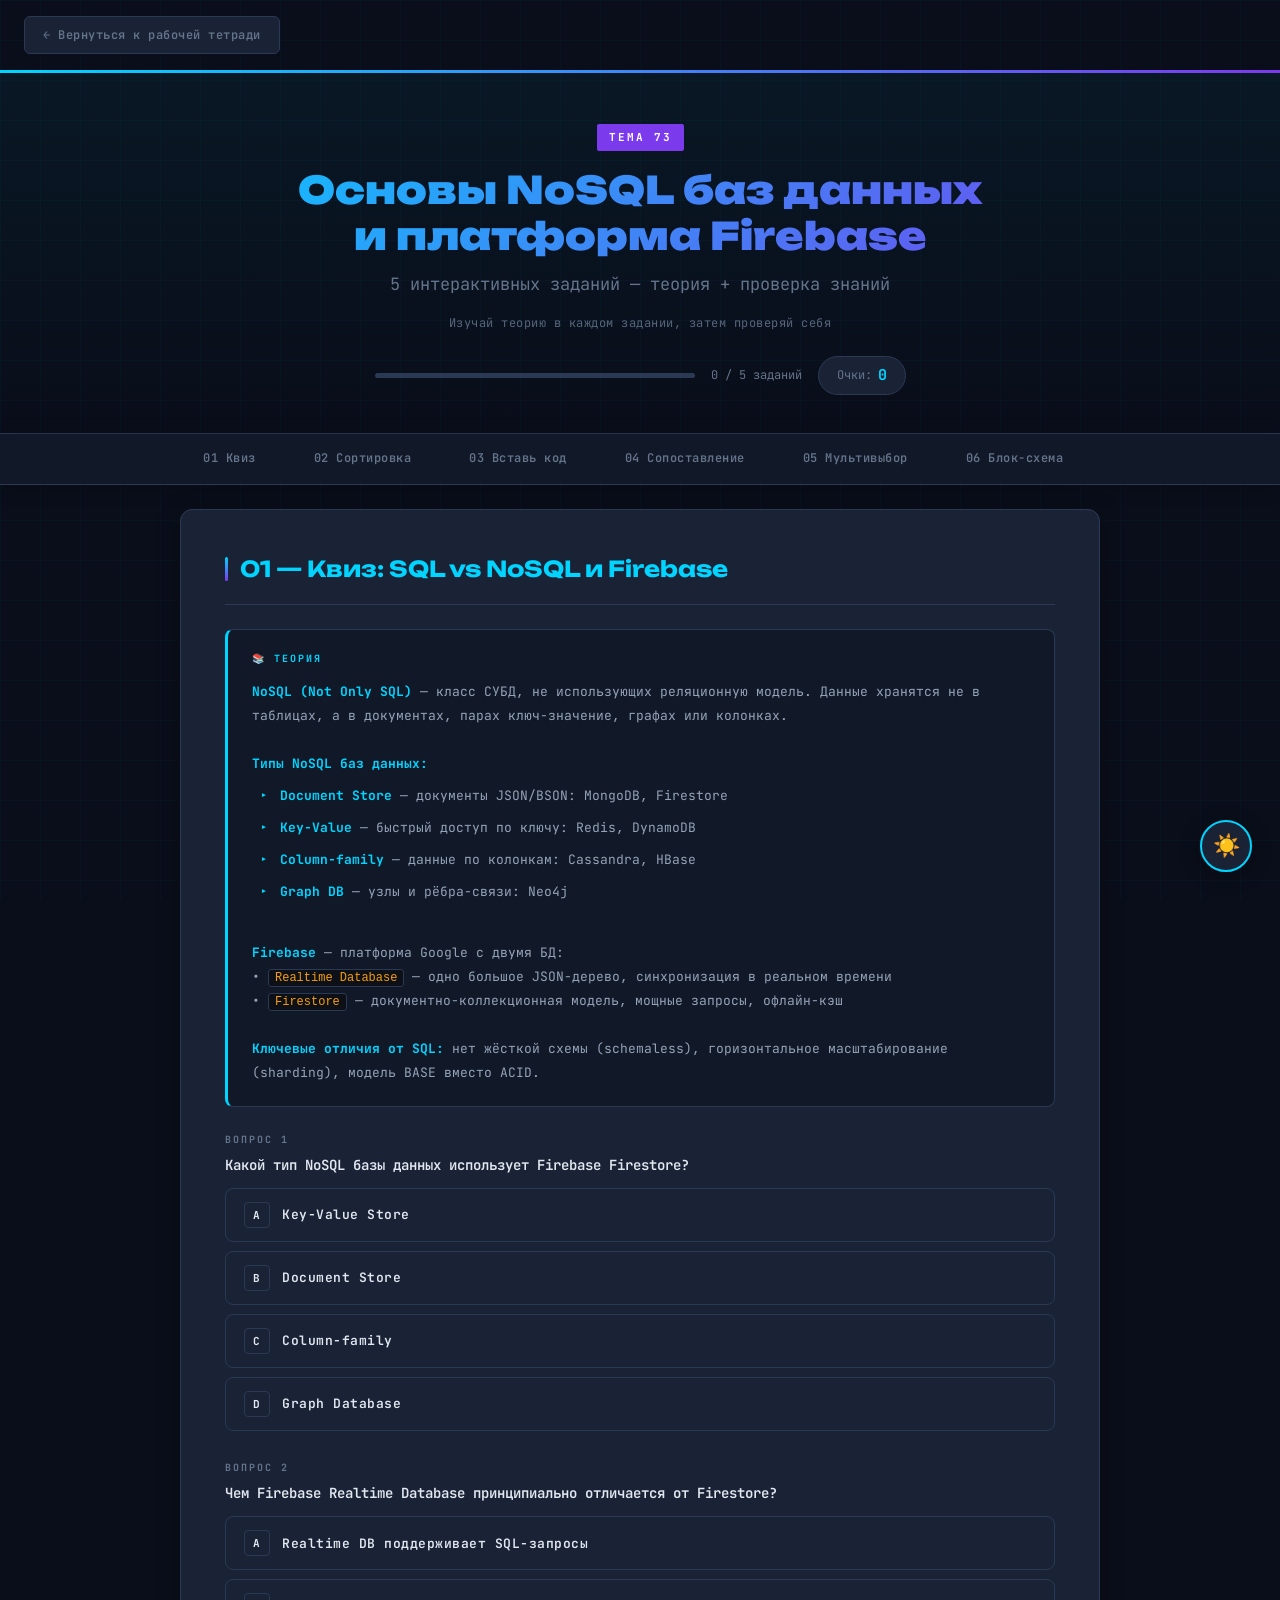
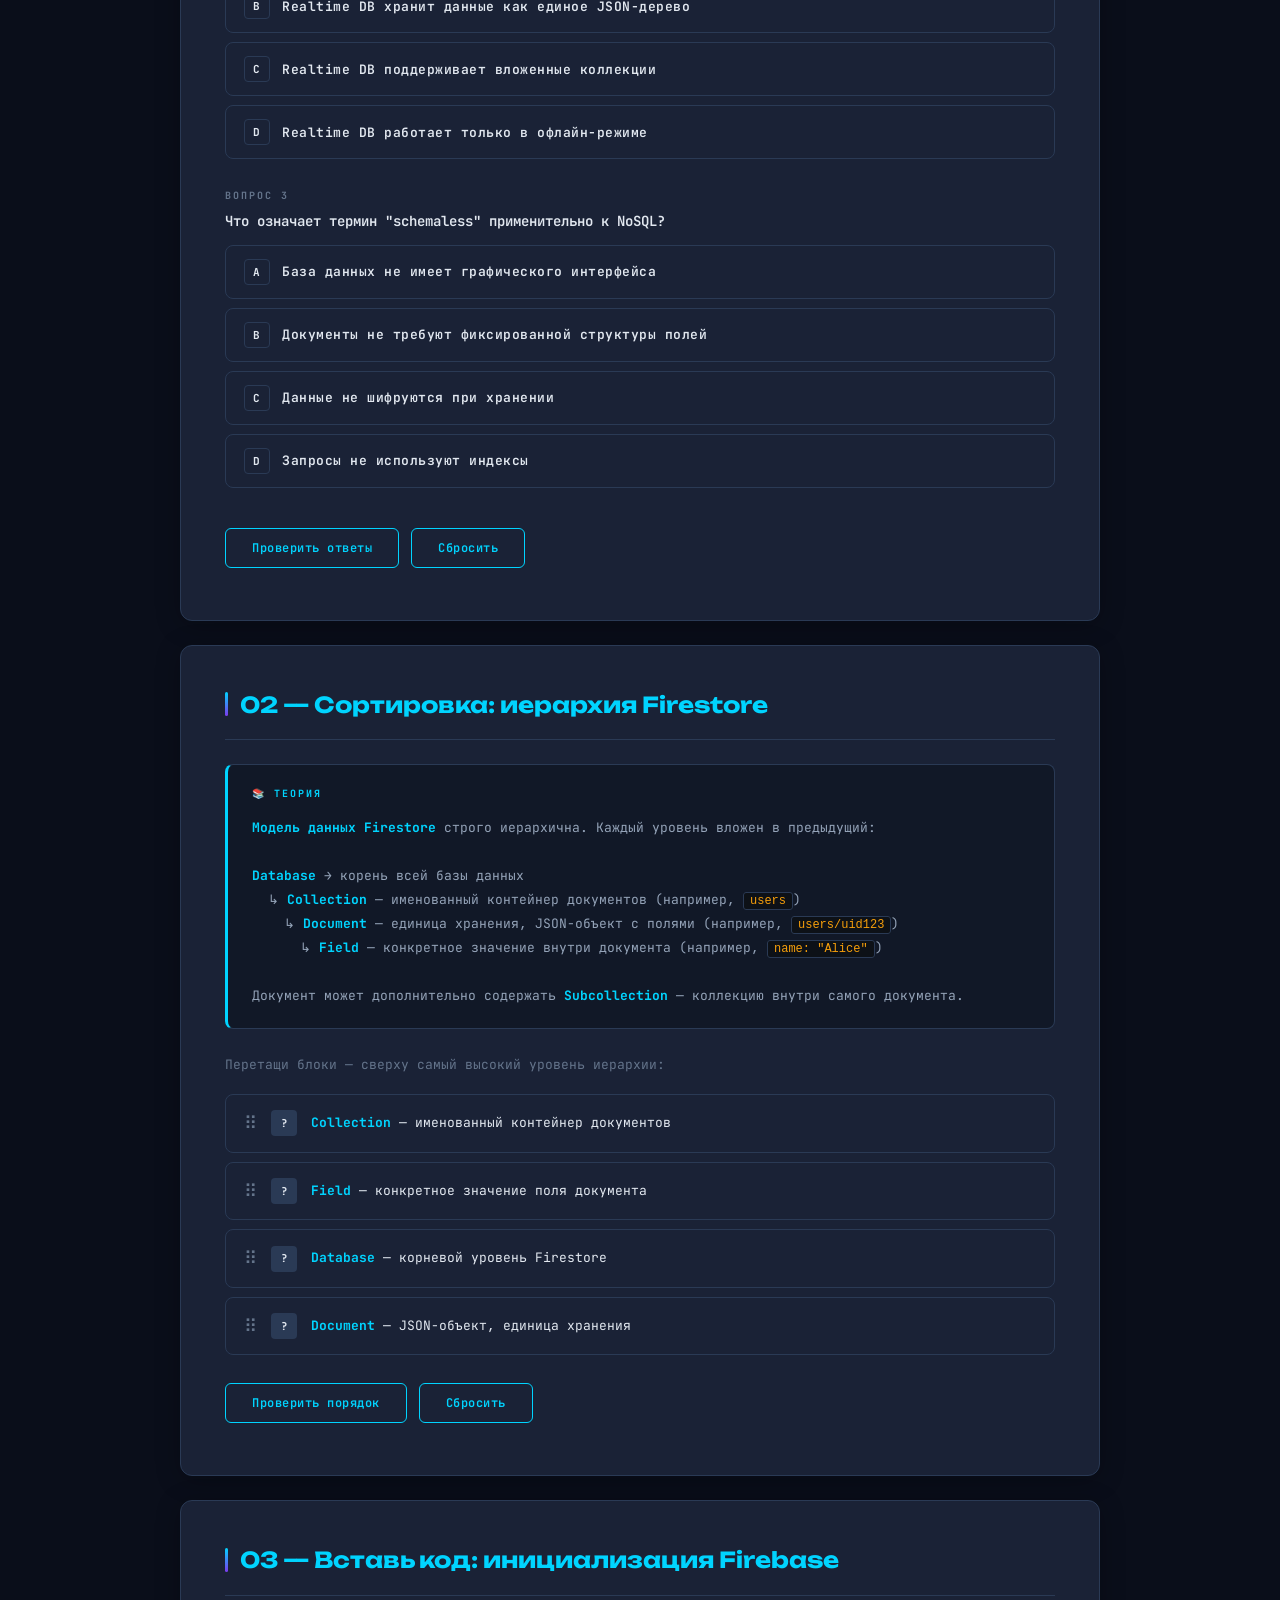
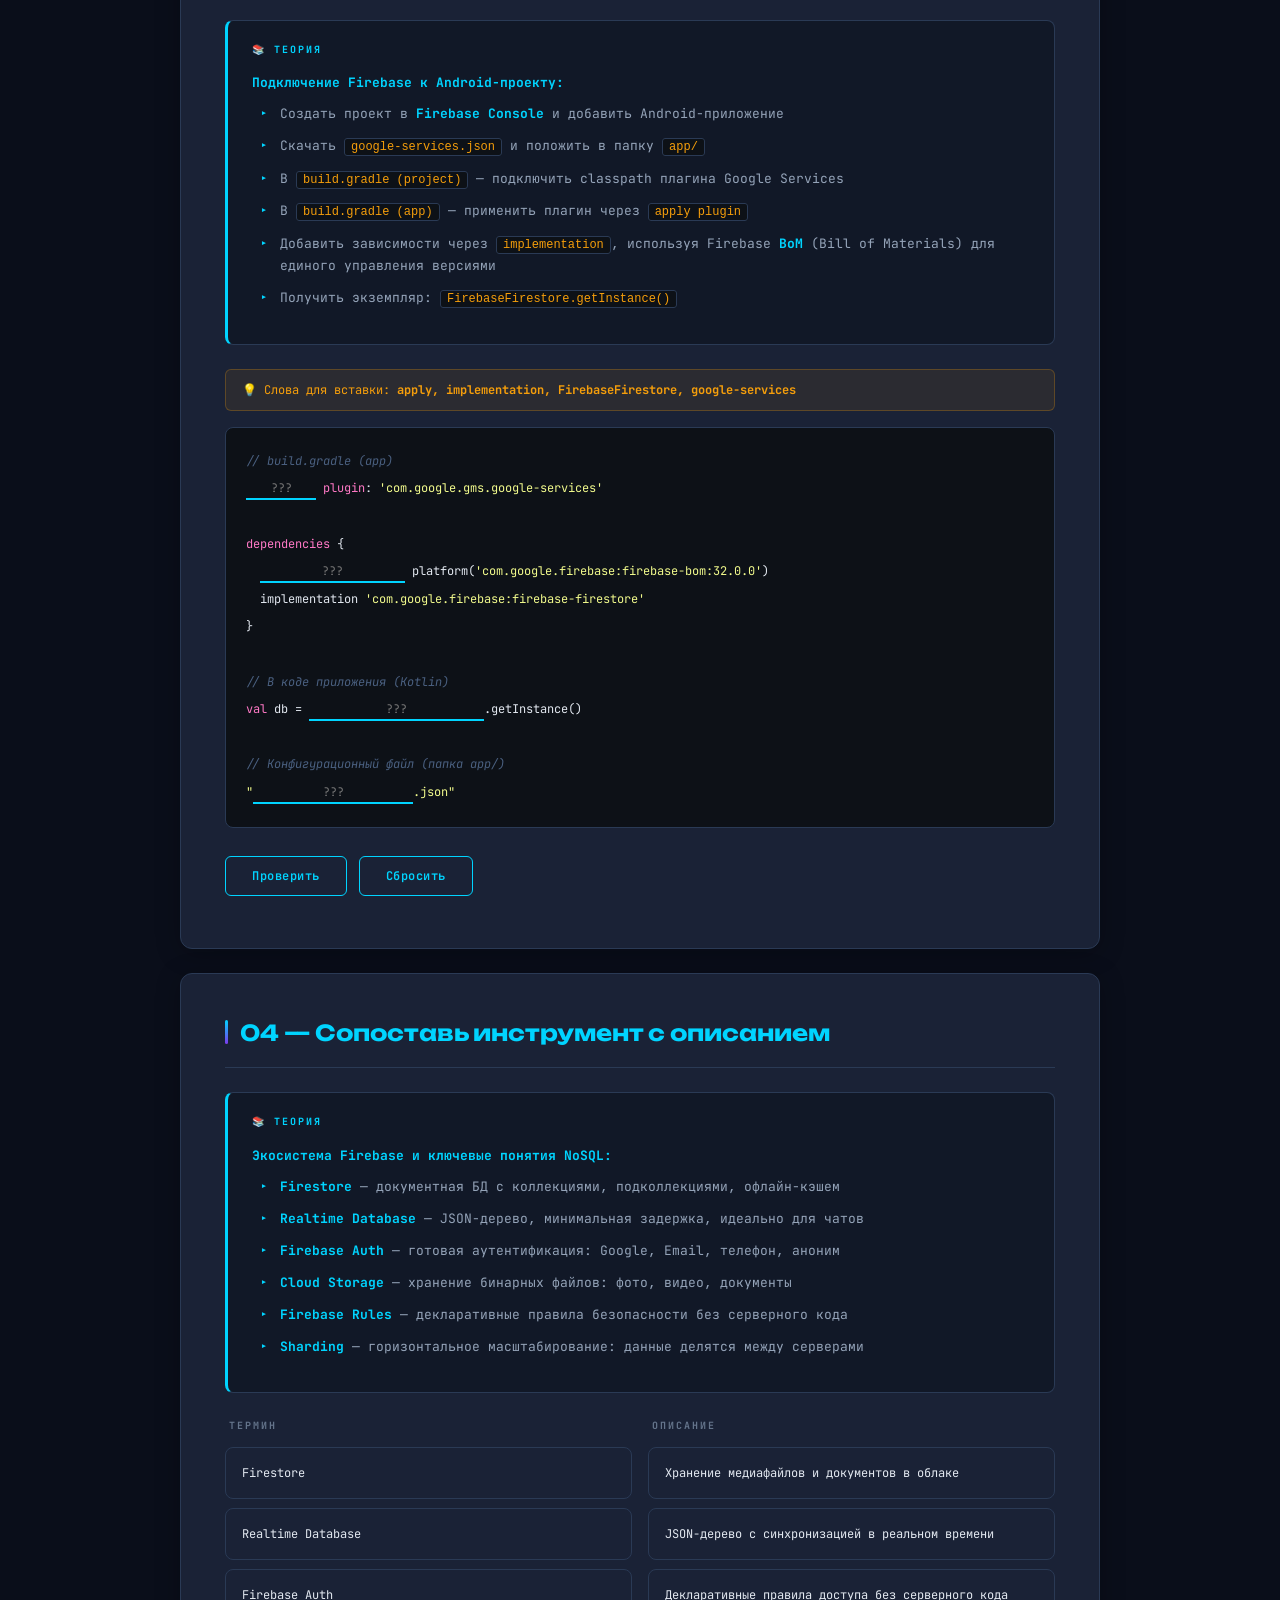
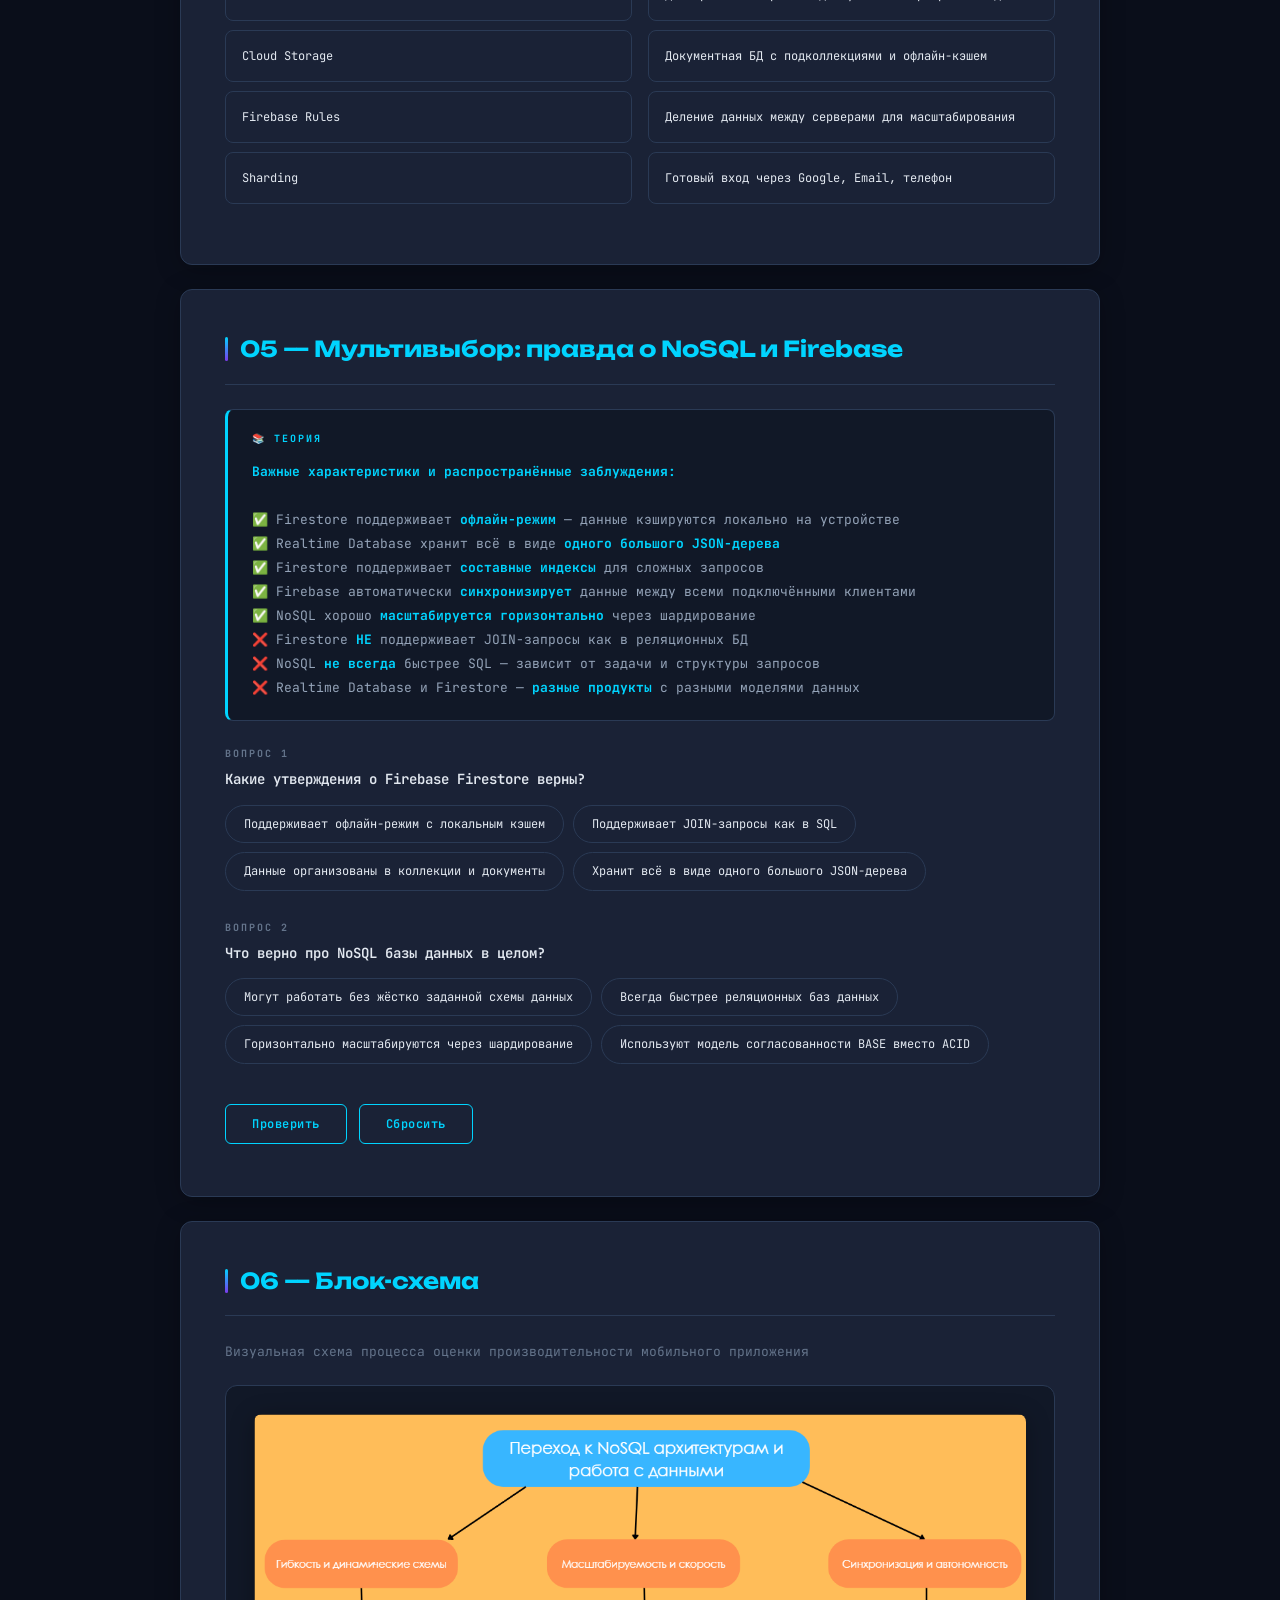
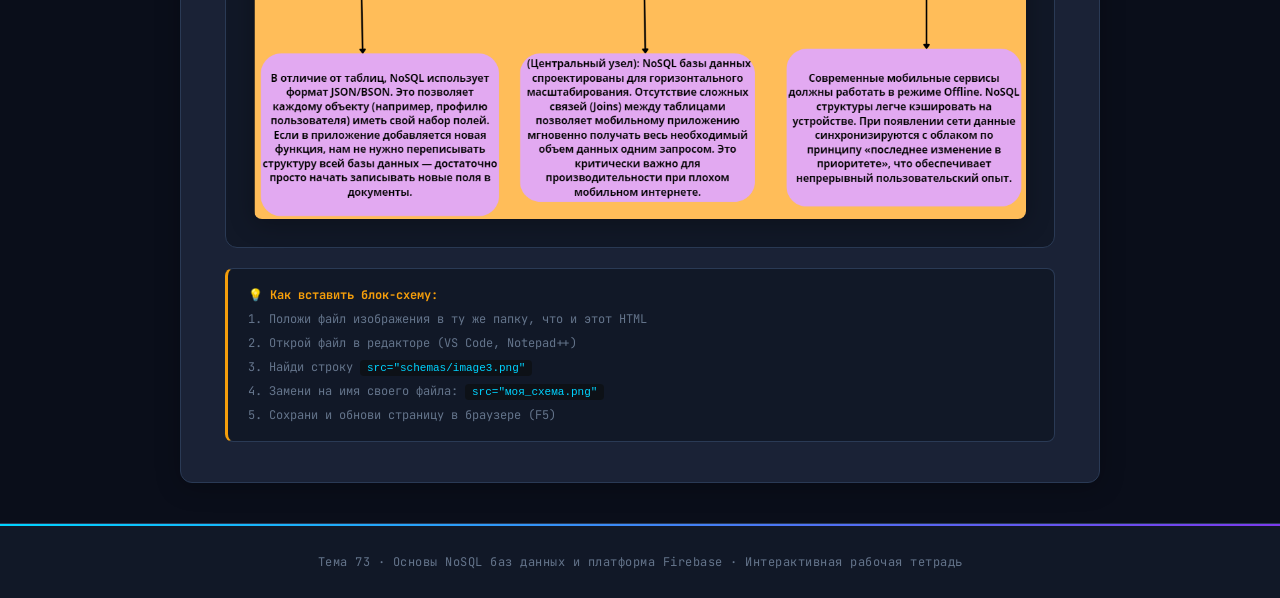
<file: tema/tema3.html>
<!DOCTYPE html>
<html lang="ru">
<head>
<meta charset="UTF-8">
<meta name="viewport" content="width=device-width, initial-scale=1.0">
<title>Тема 73 — Основы NoSQL и Firebase</title>
<link href="https://fonts.googleapis.com/css2?family=JetBrains+Mono:wght@400;600;700&family=Unbounded:wght@400;700;900&display=swap" rel="stylesheet">
<style>
  :root {
    --bg:      #0a0e1a;
    --surface: #111827;
    --card:    #1a2236;
    --border:  #2a3a55;
    --accent:  #00d4ff;
    --accent2: #7c3aed;
    --accent3: #10b981;
    --danger:  #ef4444;
    --warn:    #f59e0b;
    --text:    #e2e8f0;
    --muted:   #64748b;
    --code-bg: #0d1117;
    --grid-color: rgba(0,212,255,0.03);
    --hover-bg:   rgba(0,212,255,0.05);
    --text-body:  #94a3b8;
    --shadow:     rgba(0,0,0,0.25);
  }
  body.light {
    --bg:      #f0f4ff;
    --surface: #ffffff;
    --card:    #f8faff;
    --border:  #dde3f5;
    --accent:  #4f6ef7;
    --accent2: #7c3aed;
    --accent3: #10b981;
    --danger:  #ef4444;
    --warn:    #f59e0b;
    --text:    #1a2236;
    --muted:   #6b7a99;
    --code-bg: #eef1fb;
    --grid-color: rgba(79,110,247,0.05);
    --hover-bg:   rgba(79,110,247,0.05);
    --text-body:  #3a4a6b;
    --shadow:     rgba(79,110,247,0.08);
  }
  body.light::before {
    background-image:
      linear-gradient(var(--grid-color) 1px, transparent 1px),
      linear-gradient(90deg, var(--grid-color) 1px, transparent 1px);
  }
  body.light section p, body.light ul li { color: var(--text-body); }
  body.light input[type="text"] { background: #ffffff; color: var(--text); }
  body.light nav a:hover { background: var(--hover-bg); }
  body.light button:hover { background: rgba(79,110,247,0.08); box-shadow: 0 4px 16px rgba(79,110,247,0.2); }
  body.light section { box-shadow: 0 4px 24px var(--shadow); }

  .theme-toggle {
    position: fixed; bottom: 28px; right: 28px; z-index: 999;
    width: 52px; height: 52px; border-radius: 50%;
    border: 2px solid var(--accent); background: var(--card); color: var(--accent);
    font-size: 22px; cursor: pointer; display: flex; align-items: center; justify-content: center;
    box-shadow: 0 4px 20px rgba(0,0,0,0.3);
    transition: transform 0.3s ease, box-shadow 0.3s ease, background 0.3s ease;
    padding: 0; margin: 0; letter-spacing: 0; line-height: 1;
  }
  .theme-toggle:hover {
    transform: translateY(-3px) scale(1.1);
    box-shadow: 0 8px 28px rgba(0,0,0,0.3), 0 0 16px rgba(0,212,255,0.3);
    background: var(--card);
  }
  body.light .theme-toggle:hover { box-shadow: 0 8px 28px rgba(79,110,247,0.2), 0 0 16px rgba(79,110,247,0.2); }

  * { box-sizing: border-box; margin: 0; padding: 0; }
  body {
    background: var(--bg); color: var(--text);
    font-family: 'JetBrains Mono', monospace;
    min-height: 100vh; overflow-x: hidden; line-height: 1.7;
    transition: background 0.35s ease, color 0.35s ease;
  }
  body::before {
    content: ''; position: fixed; inset: 0;
    background-image: linear-gradient(var(--grid-color) 1px, transparent 1px), linear-gradient(90deg, var(--grid-color) 1px, transparent 1px);
    background-size: 40px 40px; pointer-events: none; z-index: 0;
  }

  @keyframes fadeIn  { from { opacity: 0; transform: translateY(10px); } to { opacity: 1; transform: translateY(0); } }
  @keyframes slideUp { from { opacity: 0; transform: translateY(20px); } to { opacity: 1; transform: translateY(0); } }

  header {
    position: relative; z-index: 1;
    padding: 52px 32px 38px;
    border-bottom: 1px solid var(--border);
    background: linear-gradient(180deg, var(--hover-bg) 0%, transparent 100%);
    text-align: center;
    transition: background 0.35s ease, border-color 0.35s ease;
  }
  header::before {
    content: ''; position: absolute; top: 0; left: 0; right: 0; height: 3px;
    background: linear-gradient(90deg, var(--accent), var(--accent2));
  }
  header h1 {
    font-family: 'Unbounded', sans-serif;
    font-size: clamp(22px, 4vw, 38px); font-weight: 900; line-height: 1.2;
    background: linear-gradient(135deg, var(--accent), var(--accent2));
    -webkit-background-clip: text; -webkit-text-fill-color: transparent; background-clip: text;
    margin-bottom: 12px;
  }
  header h2 { font-size: clamp(13px, 2vw, 17px); font-weight: 400; color: var(--muted); margin-bottom: 14px; }
  header p  { font-size: 12px; color: var(--muted); margin: 4px 0; letter-spacing: 0.5px; opacity: 0.85; }

  .topic-badge {
    display: inline-block; background: var(--accent2); color: #fff;
    font-size: 11px; font-weight: 700; letter-spacing: 2px; padding: 4px 12px;
    border-radius: 2px; margin-bottom: 16px;
  }
  .progress-wrap { display: flex; align-items: center; gap: 16px; justify-content: center; margin-top: 22px; flex-wrap: wrap; }
  .progress-bar  { width: 320px; height: 5px; background: var(--border); border-radius: 3px; overflow: hidden; }
  .progress-fill { height: 100%; background: linear-gradient(90deg, var(--accent), var(--accent2)); width: 0%; transition: width 0.5s ease; border-radius: 3px; }
  .progress-label { font-size: 12px; color: var(--muted); }
  .score-badge {
    background: var(--card); border: 1px solid var(--border); border-radius: 20px;
    padding: 6px 18px; font-size: 12px; color: var(--muted); display: inline-flex; gap: 6px; align-items: center;
  }
  .score-badge b { color: var(--accent); font-size: 15px; }

  nav {
    position: sticky; top: 0; z-index: 100;
    background: var(--surface); border-bottom: 1px solid var(--border);
    display: flex; flex-wrap: wrap; justify-content: center;
    box-shadow: 0 2px 20px rgba(0,0,0,0.2);
    transition: background 0.35s ease, border-color 0.35s ease;
  }
  nav a {
    color: var(--muted); text-decoration: none; padding: 14px 22px;
    font-size: 12px; font-weight: 600; display: inline-flex; align-items: center; gap: 7px;
    border-bottom: 2px solid transparent; transition: all 0.2s; white-space: nowrap; letter-spacing: 0.5px;
  }
  nav a:hover { color: var(--accent); border-bottom-color: var(--accent); background: var(--hover-bg); }
  .nav-dot { width: 7px; height: 7px; border-radius: 50%; background: var(--accent3); opacity: 0; transition: opacity 0.3s; flex-shrink: 0; }
  nav a.done .nav-dot { opacity: 1; }

  section {
    position: relative; z-index: 1;
    background: var(--card); border: 1px solid var(--border);
    margin: 24px auto; padding: 40px 44px; max-width: 920px; border-radius: 12px;
    animation: slideUp 0.4s ease both; box-shadow: 0 4px 24px rgba(0,0,0,0.25);
    transition: background 0.35s ease, border-color 0.35s ease, box-shadow 0.35s ease;
  }
  section h2 {
    font-family: 'Unbounded', sans-serif;
    font-size: clamp(16px, 2.5vw, 22px); font-weight: 700;
    color: var(--accent); margin-bottom: 24px; padding-bottom: 16px;
    border-bottom: 1px solid var(--border); display: flex; align-items: center; gap: 12px;
  }
  section h2::before {
    content: ''; display: inline-block; width: 3px; height: 24px;
    background: linear-gradient(180deg, var(--accent), var(--accent2)); border-radius: 2px; flex-shrink: 0;
  }
  section p { margin-bottom: 14px; font-size: 13px; line-height: 1.9; color: var(--text-body); text-align: justify; }
  ul { margin: 14px 0 14px 8px; list-style: none; }
  ul li { margin-bottom: 10px; font-size: 13px; line-height: 1.7; color: var(--text-body); padding-left: 20px; position: relative; }
  ul li::before { content: "▸"; color: var(--accent); font-weight: bold; position: absolute; left: 0; }

  .theory-box {
    background: var(--surface); border: 1px solid var(--border); border-left: 3px solid var(--accent);
    border-radius: 8px; padding: 20px 24px; margin-bottom: 24px;
    font-size: 13px; line-height: 1.85; color: var(--text-body);
    transition: background 0.35s ease;
  }
  .theory-label { display: block; font-size: 10px; letter-spacing: 2px; color: var(--accent); font-weight: 700; margin-bottom: 12px; }
  .theory-box strong { color: var(--accent); }
  .theory-box code {
    background: var(--code-bg); border: 1px solid var(--border); border-radius: 3px;
    padding: 1px 6px; font-size: 12px; color: var(--warn);
  }

  .code-fill {
    background: var(--code-bg); border: 1px solid var(--border); border-radius: 8px;
    padding: 20px; font-size: 12px; line-height: 2.3; overflow-x: auto; margin: 16px 0;
    font-family: 'JetBrains Mono', monospace;
  }
  .code-fill .kw  { color: #ff79c6; }
  .code-fill .str { color: #f1fa8c; }
  .code-fill .cmt { color: #4a6080; font-style: italic; }
  .fill-blank {
    display: inline-block; border: none; border-bottom: 2px solid var(--accent);
    background: transparent; color: var(--warn);
    font-family: 'JetBrains Mono', monospace; font-size: 12px;
    padding: 0 4px 2px; outline: none; text-align: center; transition: border-color 0.2s;
  }
  .fill-blank:focus   { border-bottom-color: var(--accent2); }
  .fill-blank.correct { border-bottom-color: var(--accent3); color: var(--accent3); }
  .fill-blank.wrong   { border-bottom-color: var(--danger);  color: var(--danger); }
  .hint-strip {
    background: rgba(245,158,11,0.08); border: 1px solid rgba(245,158,11,0.25);
    border-radius: 6px; padding: 10px 16px; font-size: 12px; color: var(--warn); margin-bottom: 16px;
  }

  .q-block  { margin-bottom: 28px; }
  .q-num    { font-size: 10px; letter-spacing: 2px; color: var(--muted); font-weight: 700; margin-bottom: 6px; }
  .q-text   { font-size: 14px; font-weight: 600; margin-bottom: 12px; color: var(--text); line-height: 1.6; }
  .quiz-options { display: flex; flex-direction: column; gap: 9px; }
  .quiz-opt {
    background: var(--card); border: 1px solid var(--border); border-radius: 8px;
    padding: 13px 18px; cursor: pointer;
    font-family: 'JetBrains Mono', monospace; font-size: 13px; color: var(--text);
    text-align: left; transition: all 0.2s; display: flex; align-items: center; gap: 12px; margin: 0;
  }
  .quiz-opt:hover:not(:disabled) { border-color: var(--accent); background: var(--hover-bg); }
  .quiz-opt:disabled { cursor: default; }
  .quiz-opt.correct  { border-color: var(--accent3); background: rgba(16,185,129,0.1); color: var(--accent3); }
  .quiz-opt.wrong    { border-color: var(--danger);  background: rgba(239,68,68,0.1);  color: var(--danger); }
  .opt-label {
    width: 26px; height: 26px; border: 1px solid var(--border); border-radius: 4px;
    display: flex; align-items: center; justify-content: center; font-size: 11px; font-weight: 700; flex-shrink: 0;
  }

  .sort-list { display: flex; flex-direction: column; gap: 9px; margin: 16px 0; }
  .sort-item {
    background: var(--card); border: 1px solid var(--border); border-radius: 8px;
    padding: 13px 18px; cursor: grab; display: flex; align-items: center; gap: 14px;
    font-size: 13px; user-select: none; transition: all 0.2s;
  }
  .sort-item:hover { border-color: var(--accent); }
  .sort-item.dragging { opacity: 0.4; }
  .sort-handle { color: var(--muted); font-size: 18px; flex-shrink: 0; }
  .sort-num {
    width: 26px; height: 26px; background: var(--border); border-radius: 4px;
    display: flex; align-items: center; justify-content: center; font-size: 11px; font-weight: 700; flex-shrink: 0;
  }
  .sort-item.correct-pos { border-color: var(--accent3); background: rgba(16,185,129,0.07); }
  .sort-item.correct-pos .sort-num { background: var(--accent3); color: #0a0e1a; }
  .sort-item.wrong-pos   { border-color: var(--danger); }
  .sort-item.wrong-pos   .sort-num { background: var(--danger); color: #fff; }
  .sort-tag { color: var(--accent); font-weight: 700; }

  .match-grid { display: grid; grid-template-columns: 1fr 1fr; gap: 16px; margin: 20px 0; }
  .match-col  { display: flex; flex-direction: column; gap: 9px; }
  .match-col-title { font-size: 10px; letter-spacing: 2px; color: var(--muted); font-weight: 700; padding-left: 4px; margin-bottom: 4px; }
  .match-item {
    background: var(--card); border: 1px solid var(--border); border-radius: 8px;
    padding: 13px 16px; font-size: 12px; cursor: pointer; transition: all 0.2s;
    min-height: 52px; display: flex; align-items: center; line-height: 1.5;
  }
  .match-item:hover:not(.matched) { border-color: var(--accent); background: var(--hover-bg); }
  .match-item.selected    { border-color: var(--accent);  background: rgba(0,212,255,0.08); }
  .match-item.matched     { border-color: var(--accent3); background: rgba(16,185,129,0.08); cursor: default; color: #6ee7b7; }
  .match-item.wrong-match { border-color: var(--danger);  background: rgba(239,68,68,0.08); }

  .chips { display: flex; flex-wrap: wrap; gap: 9px; margin: 14px 0; }
  .chip {
    background: var(--card); border: 1px solid var(--border); border-radius: 20px;
    padding: 8px 18px; font-size: 12px; cursor: pointer; transition: all 0.2s;
  }
  .chip:hover { border-color: var(--accent); }
  .chip.selected       { background: rgba(0,212,255,0.1);   border-color: var(--accent);  color: var(--accent); }
  .chip.correct        { border-color: var(--accent3);       background: rgba(16,185,129,0.1); color: var(--accent3); }
  .chip.missed         { border-color: rgba(16,185,129,0.4); color: var(--accent3); }
  .chip.wrong-selected { border-color: var(--danger);        background: rgba(239,68,68,0.1);  color: var(--danger); }

  button {
    background: transparent; border: 1px solid var(--accent); color: var(--accent);
    font-family: 'JetBrains Mono', monospace; font-size: 12px; font-weight: 600;
    padding: 11px 26px; border-radius: 6px; cursor: pointer;
    transition: all 0.2s; letter-spacing: 0.5px; margin: 12px 0;
  }
  button:hover  { background: var(--hover-bg); transform: translateY(-2px); box-shadow: 0 4px 16px rgba(0,212,255,0.2); }
  button:active { transform: translateY(0); }
  .btn-row { display: flex; gap: 12px; flex-wrap: wrap; margin-top: 4px; }

  .result-box { margin-top: 14px; padding: 14px 18px; border-radius: 8px; font-size: 13px; font-weight: 600; line-height: 1.7; display: none; }
  .result-box.show    { display: block; animation: fadeIn 0.3s ease; }
  .result-box.success { background: rgba(16,185,129,0.1); border: 1px solid var(--accent3); color: var(--accent3); }
  .result-box.error   { background: rgba(239,68,68,0.1);  border: 1px solid var(--danger);  color: var(--danger); }
  .result-box.info    { background: rgba(0,212,255,0.08); border: 1px solid var(--accent);  color: var(--accent); }

  /* БЛОК-СХЕМА */
  .schema-wrap {
    background: var(--surface); border: 1px solid var(--border);
    border-radius: 12px; padding: 28px; text-align: center;
    transition: background 0.35s, border-color 0.35s;
  }
  .schema-wrap img { max-width: 100%; height: auto; border-radius: 8px; display: block; margin: 0 auto; box-shadow: 0 4px 24px rgba(0,0,0,0.3); }
  .schema-placeholder {
    display: none; flex-direction: column; align-items: center; justify-content: center;
    gap: 14px; min-height: 260px; border: 2px dashed var(--border);
    border-radius: 10px; padding: 48px 32px; color: var(--muted); font-size: 13px; line-height: 1.9;
  }
  .schema-placeholder .icon { font-size: 52px; opacity: 0.4; }
  .schema-hint {
    margin-top: 20px; background: var(--surface); border: 1px solid var(--border);
    border-left: 3px solid var(--warn); border-radius: 8px;
    padding: 14px 20px; font-size: 12px; color: var(--muted); line-height: 2;
    transition: background 0.35s, border-color 0.35s;
  }
  .schema-hint code { color: var(--accent); background: var(--code-bg); padding: 2px 7px; border-radius: 4px; font-size: 11px; }

  footer {
    position: relative; z-index: 1; background: var(--surface); border-top: 1px solid var(--border);
    color: var(--muted); text-align: center; padding: 28px; margin-top: 40px;
    font-size: 12px; letter-spacing: 0.5px; transition: background 0.35s ease;
  }
  footer::before {
    content: ''; position: absolute; top: 0; left: 0; right: 0; height: 2px;
    background: linear-gradient(90deg, var(--accent), var(--accent2));
  }
  footer p { margin: 0; }

  .back-link {
    position: relative; z-index: 2;
    display: inline-flex; align-items: center; gap: 8px;
    margin: 16px 24px;
    padding: 8px 18px;
    font-family: 'JetBrains Mono', monospace;
    font-size: 12px; font-weight: 600; letter-spacing: 0.5px;
    color: var(--muted);
    background: var(--card);
    border: 1px solid var(--border);
    border-radius: 6px;
    text-decoration: none;
    transition: all 0.2s;
  }
  .back-link:hover {
    color: var(--accent);
    border-color: var(--accent);
    background: var(--hover-bg);
  }

  @media (max-width: 768px) {
    header { padding: 32px 20px; }
    section { padding: 24px 20px; margin: 14px 10px; }
    nav { flex-direction: column; }
    nav a { text-align: center; border-bottom: 1px solid var(--border); }
    .match-grid { grid-template-columns: 1fr; }
    .theme-toggle { bottom: 18px; right: 18px; width: 46px; height: 46px; font-size: 19px; }
  }
  @media (max-width: 480px) {
    section { padding: 18px 14px; margin: 10px 6px; }
    button  { padding: 10px 18px; }
  }
</style>
</head>
<body>
<a class="back-link" href="../index.html">← Вернуться к рабочей тетради</a>

<button class="theme-toggle" id="themeBtn"
  onclick="document.body.classList.toggle('light');this.textContent=document.body.classList.contains('light')?'🌙':'☀️'"
  title="Сменить тему">☀️</button>

<header>
  <div class="topic-badge">ТЕМА 73</div>
  <h1>Основы NoSQL баз данных<br>и платформа Firebase</h1>
  <h2>5 интерактивных заданий — теория + проверка знаний</h2>
  <p>Изучай теорию в каждом задании, затем проверяй себя</p>
  <div class="progress-wrap">
    <div class="progress-bar"><div class="progress-fill" id="progFill"></div></div>
    <div class="progress-label" id="progText">0 / 5 заданий</div>
    <div class="score-badge">Очки: <b id="scoreEl">0</b></div>
  </div>
</header>

<nav>
  <a href="#t1" id="nav1">01 Квиз<span class="nav-dot"></span></a>
  <a href="#t2" id="nav2">02 Сортировка<span class="nav-dot"></span></a>
  <a href="#t3" id="nav3">03 Вставь код<span class="nav-dot"></span></a>
  <a href="#t4" id="nav4">04 Сопоставление<span class="nav-dot"></span></a>
  <a href="#t5" id="nav5">05 Мультивыбор<span class="nav-dot"></span></a>
  <a href="#t6" id="nav6">06 Блок-схема<span class="nav-dot"></span></a>
</nav>

<!-- ===== 01 КВИЗ ===== -->
<section id="t1">
  <h2>01 — Квиз: SQL vs NoSQL и Firebase</h2>
  <div class="theory-box">
    <span class="theory-label">📚 ТЕОРИЯ</span>
    <strong>NoSQL (Not Only SQL)</strong> — класс СУБД, не использующих реляционную модель. Данные хранятся не в таблицах, а в документах, парах ключ-значение, графах или колонках.<br><br>
    <strong>Типы NoSQL баз данных:</strong>
    <ul style="margin-top:8px">
      <li><strong>Document Store</strong> — документы JSON/BSON: MongoDB, Firestore</li>
      <li><strong>Key-Value</strong> — быстрый доступ по ключу: Redis, DynamoDB</li>
      <li><strong>Column-family</strong> — данные по колонкам: Cassandra, HBase</li>
      <li><strong>Graph DB</strong> — узлы и рёбра-связи: Neo4j</li>
    </ul><br>
    <strong>Firebase</strong> — платформа Google с двумя БД:<br>
    • <code>Realtime Database</code> — одно большое JSON-дерево, синхронизация в реальном времени<br>
    • <code>Firestore</code> — документно-коллекционная модель, мощные запросы, офлайн-кэш<br><br>
    <strong>Ключевые отличия от SQL:</strong> нет жёсткой схемы (schemaless), горизонтальное масштабирование (sharding), модель BASE вместо ACID.
  </div>
  <div id="q1wrap"></div>
  <div class="result-box" id="r1"></div>
  <div class="btn-row">
    <button onclick="checkQ1()">Проверить ответы</button>
    <button onclick="resetQ1()">Сбросить</button>
  </div>
</section>

<!-- ===== 02 СОРТИРОВКА ===== -->
<section id="t2">
  <h2>02 — Сортировка: иерархия Firestore</h2>
  <div class="theory-box">
    <span class="theory-label">📚 ТЕОРИЯ</span>
    <strong>Модель данных Firestore</strong> строго иерархична. Каждый уровень вложен в предыдущий:<br><br>
    <strong>Database</strong> → корень всей базы данных<br>
    &nbsp;&nbsp;↳ <strong>Collection</strong> — именованный контейнер документов (например, <code>users</code>)<br>
    &nbsp;&nbsp;&nbsp;&nbsp;↳ <strong>Document</strong> — единица хранения, JSON-объект с полями (например, <code>users/uid123</code>)<br>
    &nbsp;&nbsp;&nbsp;&nbsp;&nbsp;&nbsp;↳ <strong>Field</strong> — конкретное значение внутри документа (например, <code>name: "Alice"</code>)<br><br>
    Документ может дополнительно содержать <strong>Subcollection</strong> — коллекцию внутри самого документа.
  </div>
  <p style="font-size:13px;color:var(--muted);margin-bottom:8px">Перетащи блоки — сверху самый высокий уровень иерархии:</p>
  <div class="sort-list" id="sl2">
    <div class="sort-item" draggable="true" data-v="collection">
      <span class="sort-handle">⠿</span><span class="sort-num">?</span>
      <div><span class="sort-tag">Collection</span> — именованный контейнер документов</div>
    </div>
    <div class="sort-item" draggable="true" data-v="field">
      <span class="sort-handle">⠿</span><span class="sort-num">?</span>
      <div><span class="sort-tag">Field</span> — конкретное значение поля документа</div>
    </div>
    <div class="sort-item" draggable="true" data-v="database">
      <span class="sort-handle">⠿</span><span class="sort-num">?</span>
      <div><span class="sort-tag">Database</span> — корневой уровень Firestore</div>
    </div>
    <div class="sort-item" draggable="true" data-v="document">
      <span class="sort-handle">⠿</span><span class="sort-num">?</span>
      <div><span class="sort-tag">Document</span> — JSON-объект, единица хранения</div>
    </div>
  </div>
  <div class="result-box" id="r2"></div>
  <div class="btn-row">
    <button onclick="checkSort2()">Проверить порядок</button>
    <button onclick="resetSort2()">Сбросить</button>
  </div>
</section>

<!-- ===== 03 ВСТАВЬ КОД ===== -->
<section id="t3">
  <h2>03 — Вставь код: инициализация Firebase</h2>
  <div class="theory-box">
    <span class="theory-label">📚 ТЕОРИЯ</span>
    <strong>Подключение Firebase к Android-проекту:</strong>
    <ul style="margin-top:8px">
      <li>Создать проект в <strong>Firebase Console</strong> и добавить Android-приложение</li>
      <li>Скачать <code>google-services.json</code> и положить в папку <code>app/</code></li>
      <li>В <code>build.gradle (project)</code> — подключить classpath плагина Google Services</li>
      <li>В <code>build.gradle (app)</code> — применить плагин через <code>apply plugin</code></li>
      <li>Добавить зависимости через <code>implementation</code>, используя Firebase <strong>BoM</strong> (Bill of Materials) для единого управления версиями</li>
      <li>Получить экземпляр: <code>FirebaseFirestore.getInstance()</code></li>
    </ul>
  </div>
  <div class="hint-strip">💡 Слова для вставки: <strong>apply, implementation, FirebaseFirestore, google-services</strong></div>
  <div class="code-fill">
    <div><span class="cmt">// build.gradle (app)</span></div>
    <div><input class="fill-blank" id="b1" placeholder="???" style="width:70px"> <span class="kw">plugin</span>: <span class="str">'com.google.gms.google-services'</span></div>
    <br>
    <div><span class="kw">dependencies</span> {</div>
    <div>&nbsp;&nbsp;<input class="fill-blank" id="b2" placeholder="???" style="width:145px"> platform(<span class="str">'com.google.firebase:firebase-bom:32.0.0'</span>)</div>
    <div>&nbsp;&nbsp;implementation <span class="str">'com.google.firebase:firebase-firestore'</span></div>
    <div>}</div>
    <br>
    <div><span class="cmt">// В коде приложения (Kotlin)</span></div>
    <div><span class="kw">val</span> db = <input class="fill-blank" id="b3" placeholder="???" style="width:175px">.getInstance()</div>
    <br>
    <div><span class="cmt">// Конфигурационный файл (папка app/)</span></div>
    <div><span class="str">"<input class="fill-blank" id="b4" placeholder="???" style="width:160px">.json"</span></div>
  </div>
  <div class="result-box" id="r3"></div>
  <div class="btn-row">
    <button onclick="checkFill3()">Проверить</button>
    <button onclick="resetFill3()">Сбросить</button>
  </div>
</section>

<!-- ===== 04 СОПОСТАВЛЕНИЕ ===== -->
<section id="t4">
  <h2>04 — Сопоставь инструмент с описанием</h2>
  <div class="theory-box">
    <span class="theory-label">📚 ТЕОРИЯ</span>
    <strong>Экосистема Firebase и ключевые понятия NoSQL:</strong>
    <ul style="margin-top:8px">
      <li><strong>Firestore</strong> — документная БД с коллекциями, подколлекциями, офлайн-кэшем</li>
      <li><strong>Realtime Database</strong> — JSON-дерево, минимальная задержка, идеально для чатов</li>
      <li><strong>Firebase Auth</strong> — готовая аутентификация: Google, Email, телефон, аноним</li>
      <li><strong>Cloud Storage</strong> — хранение бинарных файлов: фото, видео, документы</li>
      <li><strong>Firebase Rules</strong> — декларативные правила безопасности без серверного кода</li>
      <li><strong>Sharding</strong> — горизонтальное масштабирование: данные делятся между серверами</li>
    </ul>
  </div>
  <div class="match-grid">
    <div class="match-col">
      <div class="match-col-title">ТЕРМИН</div>
      <div class="match-item" onclick="mClick(this,'firestore')" data-k="firestore">Firestore</div>
      <div class="match-item" onclick="mClick(this,'rtdb')"      data-k="rtdb">Realtime Database</div>
      <div class="match-item" onclick="mClick(this,'auth')"      data-k="auth">Firebase Auth</div>
      <div class="match-item" onclick="mClick(this,'storage')"   data-k="storage">Cloud Storage</div>
      <div class="match-item" onclick="mClick(this,'rules')"     data-k="rules">Firebase Rules</div>
      <div class="match-item" onclick="mClick(this,'shard')"     data-k="shard">Sharding</div>
    </div>
    <div class="match-col">
      <div class="match-col-title">ОПИСАНИЕ</div>
      <div class="match-item" onclick="mClick(this,'storage')"   data-k="storage">Хранение медиафайлов и документов в облаке</div>
      <div class="match-item" onclick="mClick(this,'rtdb')"      data-k="rtdb">JSON-дерево с синхронизацией в реальном времени</div>
      <div class="match-item" onclick="mClick(this,'rules')"     data-k="rules">Декларативные правила доступа без серверного кода</div>
      <div class="match-item" onclick="mClick(this,'firestore')" data-k="firestore">Документная БД с подколлекциями и офлайн-кэшем</div>
      <div class="match-item" onclick="mClick(this,'shard')"     data-k="shard">Деление данных между серверами для масштабирования</div>
      <div class="match-item" onclick="mClick(this,'auth')"      data-k="auth">Готовый вход через Google, Email, телефон</div>
    </div>
  </div>
  <div class="result-box" id="r4"></div>
</section>

<!-- ===== 05 МУЛЬТИВЫБОР ===== -->
<section id="t5">
  <h2>05 — Мультивыбор: правда о NoSQL и Firebase</h2>
  <div class="theory-box">
    <span class="theory-label">📚 ТЕОРИЯ</span>
    <strong>Важные характеристики и распространённые заблуждения:</strong><br><br>
    ✅ Firestore поддерживает <strong>офлайн-режим</strong> — данные кэшируются локально на устройстве<br>
    ✅ Realtime Database хранит всё в виде <strong>одного большого JSON-дерева</strong><br>
    ✅ Firestore поддерживает <strong>составные индексы</strong> для сложных запросов<br>
    ✅ Firebase автоматически <strong>синхронизирует</strong> данные между всеми подключёнными клиентами<br>
    ✅ NoSQL хорошо <strong>масштабируется горизонтально</strong> через шардирование<br>
    ❌ Firestore <strong>НЕ</strong> поддерживает JOIN-запросы как в реляционных БД<br>
    ❌ NoSQL <strong>не всегда</strong> быстрее SQL — зависит от задачи и структуры запросов<br>
    ❌ Realtime Database и Firestore — <strong>разные продукты</strong> с разными моделями данных
  </div>
  <div id="mwrap"></div>
  <div class="result-box" id="r5"></div>
  <div class="btn-row">
    <button onclick="checkMulti5()">Проверить</button>
    <button onclick="resetMulti5()">Сбросить</button>
  </div>
</section>

<!-- ===== 06 БЛОК-СХЕМА ===== -->
<section id="t6">
  <h2>06 — Блок-схема</h2>
  <p style="color:var(--muted);font-size:13px;margin-bottom:20px">Визуальная схема процесса оценки производительности мобильного приложения</p>
  <div class="schema-wrap">
    <!--
      ЗАМЕНИ src="schemas/image3.png" НА ПУТЬ К СВОЕМУ ФАЙЛУ:
        src="blokschema.png"       — файл рядом с HTML
        src="images/schema.png"    — файл в папке images
        src="schemas/tema73.jpg"   — файл в папке schemas
    -->
    <img
      src="image3.png"
      alt="Блок-схема"
      onerror="this.style.display='none';document.getElementById('schemaPlaceholder').style.display='flex';"
    >
    <div class="schema-placeholder" id="schemaPlaceholder" style="display:none">
      <div class="icon">🖼️</div>
      <div>
        Изображение не найдено.<br>
        Открой HTML в редакторе и замени путь в теге<br>
        <code style="color:var(--accent);background:var(--code-bg);padding:2px 8px;border-radius:4px">&lt;img src="..."&gt;</code>
      </div>
      <div style="font-size:12px;opacity:0.8">
        Например: <code style="color:var(--accent);background:var(--code-bg);padding:2px 8px;border-radius:4px">src="blokschema.png"</code><br>
        Файл должен лежать рядом с этим HTML или в указанной папке
      </div>
    </div>
  </div>
  <div class="schema-hint">
    💡 <strong style="color:var(--warn)">Как вставить блок-схему:</strong><br>
    1. Положи файл изображения в ту же папку, что и этот HTML<br>
    2. Открой файл в редакторе (VS Code, Notepad++)<br>
    3. Найди строку <code>src="schemas/image3.png"</code><br>
    4. Замени на имя своего файла: <code>src="моя_схема.png"</code><br>
    5. Сохрани и обнови страницу в браузере (F5)
  </div>
</section>

<footer>
  <p>Тема 73 · Основы NoSQL баз данных и платформа Firebase · Интерактивная рабочая тетрадь</p>
</footer>

<script>
// =========== СОСТОЯНИЕ ===========
const ST = { done:[false,false,false,false,false], pts:[0,0,0,0,0] };

function sync() {
  const d = ST.done.filter(Boolean).length;
  const total = ST.pts.reduce((a,b)=>a+b,0);
  document.getElementById('progFill').style.width = (d/5*100)+'%';
  document.getElementById('progText').textContent = d + ' / 5 заданий';
  document.getElementById('scoreEl').textContent = total;
}
function complete(i, pts) {
  if (!ST.done[i]) {
    ST.done[i]=true; ST.pts[i]=pts;
    document.getElementById('nav'+(i+1)).classList.add('done');
    sync();
  }
}
function showResult(id, type, html) {
  const el = document.getElementById(id);
  el.className = 'result-box show ' + type;
  el.innerHTML = html;
}

// =========== 01 КВИЗ ===========
const Q1data = [
  { q:'Какой тип NoSQL базы данных использует Firebase Firestore?', opts:['Key-Value Store','Document Store','Column-family','Graph Database'], ans:1, exp:'Firestore — Document Store: данные хранятся в JSON-документах, сгруппированных в коллекции.' },
  { q:'Чем Firebase Realtime Database принципиально отличается от Firestore?', opts:['Realtime DB поддерживает SQL-запросы','Realtime DB хранит данные как единое JSON-дерево','Realtime DB поддерживает вложенные коллекции','Realtime DB работает только в офлайн-режиме'], ans:1, exp:'Realtime Database хранит все данные в виде одного большого JSON-дерева. Firestore использует документно-коллекционную модель с поддержкой подколлекций.' },
  { q:'Что означает термин "schemaless" применительно к NoSQL?', opts:['База данных не имеет графического интерфейса','Документы не требуют фиксированной структуры полей','Данные не шифруются при хранении','Запросы не используют индексы'], ans:1, exp:'Schemaless — каждый документ может иметь свой набор полей без заранее объявленной схемы, как в SQL-таблицах.' }
];
let q1ans = [];

function renderQ1() {
  q1ans = Array(Q1data.length).fill(null);
  const wrap = document.getElementById('q1wrap'); wrap.innerHTML = '';
  Q1data.forEach((q,qi) => {
    const div = document.createElement('div'); div.className = 'q-block';
    div.innerHTML = `<div class="q-num">ВОПРОС ${qi+1}</div><div class="q-text">${q.q}</div>`;
    const opts = document.createElement('div'); opts.className = 'quiz-options';
    q.opts.forEach((o,oi) => {
      const btn = document.createElement('button'); btn.className = 'quiz-opt';
      btn.innerHTML = `<span class="opt-label">${String.fromCharCode(65+oi)}</span>${o}`;
      btn.onclick = () => {
        if (q1ans[qi] !== null) return; q1ans[qi] = oi;
        opts.querySelectorAll('.quiz-opt').forEach((b,bi) => { b.disabled=true; if(bi===q.ans) b.classList.add('correct'); else if(bi===oi) b.classList.add('wrong'); });
      };
      opts.appendChild(btn);
    });
    div.appendChild(opts); wrap.appendChild(div);
  });
}
function checkQ1() {
  const right = q1ans.filter((a,i) => a===Q1data[i].ans).length;
  const pts = Math.round(right/Q1data.length*20);
  const exps = Q1data.map(q=>'• '+q.exp).join('<br>');
  if (right===Q1data.length) { showResult('r1','success',`✅ Все ${Q1data.length} ответа верны! +${pts} очков<br><br>${exps}`); complete(0,pts); }
  else { showResult('r1','error',`❌ Верных: ${right}/${Q1data.length}. Разбор ответов:<br><br>${exps}`); if(right>0) complete(0,pts); }
}
function resetQ1() { document.getElementById('r1').className='result-box'; renderQ1(); }
renderQ1();

// =========== 02 СОРТИРОВКА ===========
const sortOrder2 = ['database','collection','document','field'];
let ds2 = null;

function initSort2() {
  const list = document.getElementById('sl2');
  const items = [...list.children];
  for (let i=items.length-1; i>0; i--) list.insertBefore(items[Math.floor(Math.random()*(i+1))], items[i]);
  list.querySelectorAll('.sort-item').forEach(item => {
    item.classList.remove('correct-pos','wrong-pos');
    item.querySelector('.sort-num').textContent = '?';
    item.ondragstart = () => { ds2=item; item.classList.add('dragging'); };
    item.ondragend   = () => item.classList.remove('dragging');
    item.ondragover  = e => e.preventDefault();
    item.ondrop      = e => {
      e.preventDefault();
      if (ds2 && ds2!==item) {
        const all=[...list.querySelectorAll('.sort-item')];
        all.indexOf(ds2)<all.indexOf(item) ? item.after(ds2) : item.before(ds2);
      }
    };
  });
}
function checkSort2() {
  const items = [...document.getElementById('sl2').querySelectorAll('.sort-item')];
  let ok = 0;
  items.forEach((item,i) => {
    item.querySelector('.sort-num').textContent = i+1;
    item.classList.remove('correct-pos','wrong-pos');
    if (item.dataset.v===sortOrder2[i]) { item.classList.add('correct-pos'); ok++; } else item.classList.add('wrong-pos');
  });
  const pts = Math.round(ok/4*20);
  if (ok===4) { showResult('r2','success','✅ Правильно! Database → Collection → Document → Field. +'+pts+' очков'); complete(1,pts); }
  else { showResult('r2','error',`❌ Правильно: ${ok}/4. Верный порядок: Database → Collection → Document → Field`); if(ok>0) complete(1,pts); }
}
function resetSort2() { document.getElementById('r2').className='result-box'; initSort2(); }
initSort2();

// =========== 03 ВСТАВЬ КОД ===========
const fillAns3 = { b1:'apply', b2:'implementation', b3:'FirebaseFirestore', b4:'google-services' };
function checkFill3() {
  let ok = 0;
  Object.entries(fillAns3).forEach(([id,ans]) => {
    const el = document.getElementById(id);
    const v  = el.value.trim().toLowerCase().replace(/['"]/g,'');
    el.classList.remove('correct','wrong');
    if (v===ans.toLowerCase()) { el.classList.add('correct'); ok++; } else el.classList.add('wrong');
  });
  const pts = Math.round(ok/4*20);
  if (ok===4) { showResult('r3','success','✅ Все поля заполнены верно! +'+pts+' очков'); complete(2,pts); }
  else { showResult('r3','error',`❌ Верно: ${ok}/4. Ответы: apply, implementation, FirebaseFirestore, google-services`); if(ok>0) complete(2,pts); }
}
function resetFill3() {
  Object.keys(fillAns3).forEach(id => { const el=document.getElementById(id); el.value=''; el.classList.remove('correct','wrong'); });
  document.getElementById('r3').className='result-box';
}

// =========== 04 СОПОСТАВЛЕНИЕ ===========
let mSel = null, mCount = 0;
function mClick(el, key) {
  if (el.classList.contains('matched')) return;
  if (!mSel) {
    document.querySelectorAll('.match-item').forEach(m=>m.classList.remove('selected'));
    el.classList.add('selected'); mSel=el;
  } else {
    if (mSel===el) { el.classList.remove('selected'); mSel=null; return; }
    const sA = mSel.closest('.match-col').querySelector('.match-col-title').textContent;
    const sB = el.closest('.match-col').querySelector('.match-col-title').textContent;
    if (sA===sB) { mSel.classList.remove('selected'); el.classList.add('selected'); mSel=el; return; }
    if (mSel.dataset.k===el.dataset.k) {
      mSel.classList.remove('selected'); mSel.classList.add('matched');
      el.classList.add('matched'); mSel=null; mCount++;
      if (mCount===6) { showResult('r4','success','✅ Все 6 пар найдены! +20 очков 🎉'); complete(3,20); }
    } else {
      mSel.classList.add('wrong-match'); el.classList.add('wrong-match');
      const a=mSel, b=el;
      setTimeout(()=>{ a.classList.remove('selected','wrong-match'); b.classList.remove('wrong-match'); mSel=null; },900);
    }
  }
}

// =========== 05 МУЛЬТИВЫБОР ===========
const M5data = [
  { q:'Какие утверждения о Firebase Firestore верны?', opts:[
    {t:'Поддерживает офлайн-режим с локальным кэшем', ok:true},
    {t:'Поддерживает JOIN-запросы как в SQL', ok:false},
    {t:'Данные организованы в коллекции и документы', ok:true},
    {t:'Хранит всё в виде одного большого JSON-дерева', ok:false},
  ]},
  { q:'Что верно про NoSQL базы данных в целом?', opts:[
    {t:'Могут работать без жёстко заданной схемы данных', ok:true},
    {t:'Всегда быстрее реляционных баз данных', ok:false},
    {t:'Горизонтально масштабируются через шардирование', ok:true},
    {t:'Используют модель согласованности BASE вместо ACID', ok:true},
  ]}
];
function renderMulti5() {
  const wrap = document.getElementById('mwrap'); wrap.innerHTML = '';
  M5data.forEach((q,qi) => {
    const div = document.createElement('div'); div.className = 'q-block';
    div.innerHTML = `<div class="q-num">ВОПРОС ${qi+1}</div><div class="q-text">${q.q}</div>`;
    const chips = document.createElement('div'); chips.className = 'chips';
    q.opts.forEach(o => {
      const chip = document.createElement('div'); chip.className = 'chip'; chip.textContent = o.t;
      chip.onclick = () => { if (!chip.classList.contains('correct')&&!chip.classList.contains('wrong-selected')) chip.classList.toggle('selected'); };
      chips.appendChild(chip);
    });
    div.appendChild(chips); wrap.appendChild(div);
  });
}
function checkMulti5() {
  let got=0, total=0;
  const blocks = document.getElementById('mwrap').querySelectorAll('.q-block');
  M5data.forEach((q,qi) => {
    const chips=[...blocks[qi].querySelectorAll('.chip')];
    q.opts.forEach((o,oi) => {
      const chip=chips[oi], sel=chip.classList.contains('selected');
      chip.classList.remove('selected');
      if (o.ok) { total++; if(sel){chip.classList.add('correct');got++;}else chip.classList.add('missed'); }
      else if(sel) chip.classList.add('wrong-selected');
    });
  });
  const pts=Math.round(got/total*20);
  if(got===total){showResult('r5','success',`✅ Все ${total} правильных варианта отмечены! +${pts} очков`);complete(4,pts);}
  else{showResult('r5','error',`❌ Верно: ${got}/${total}. Зелёным — правильные, контуром — пропущенные.`);if(got>0)complete(4,pts);}
}
function resetMulti5() { document.getElementById('r5').className='result-box'; renderMulti5(); }
renderMulti5();

sync();
</script>
</body>
</html>
</file>
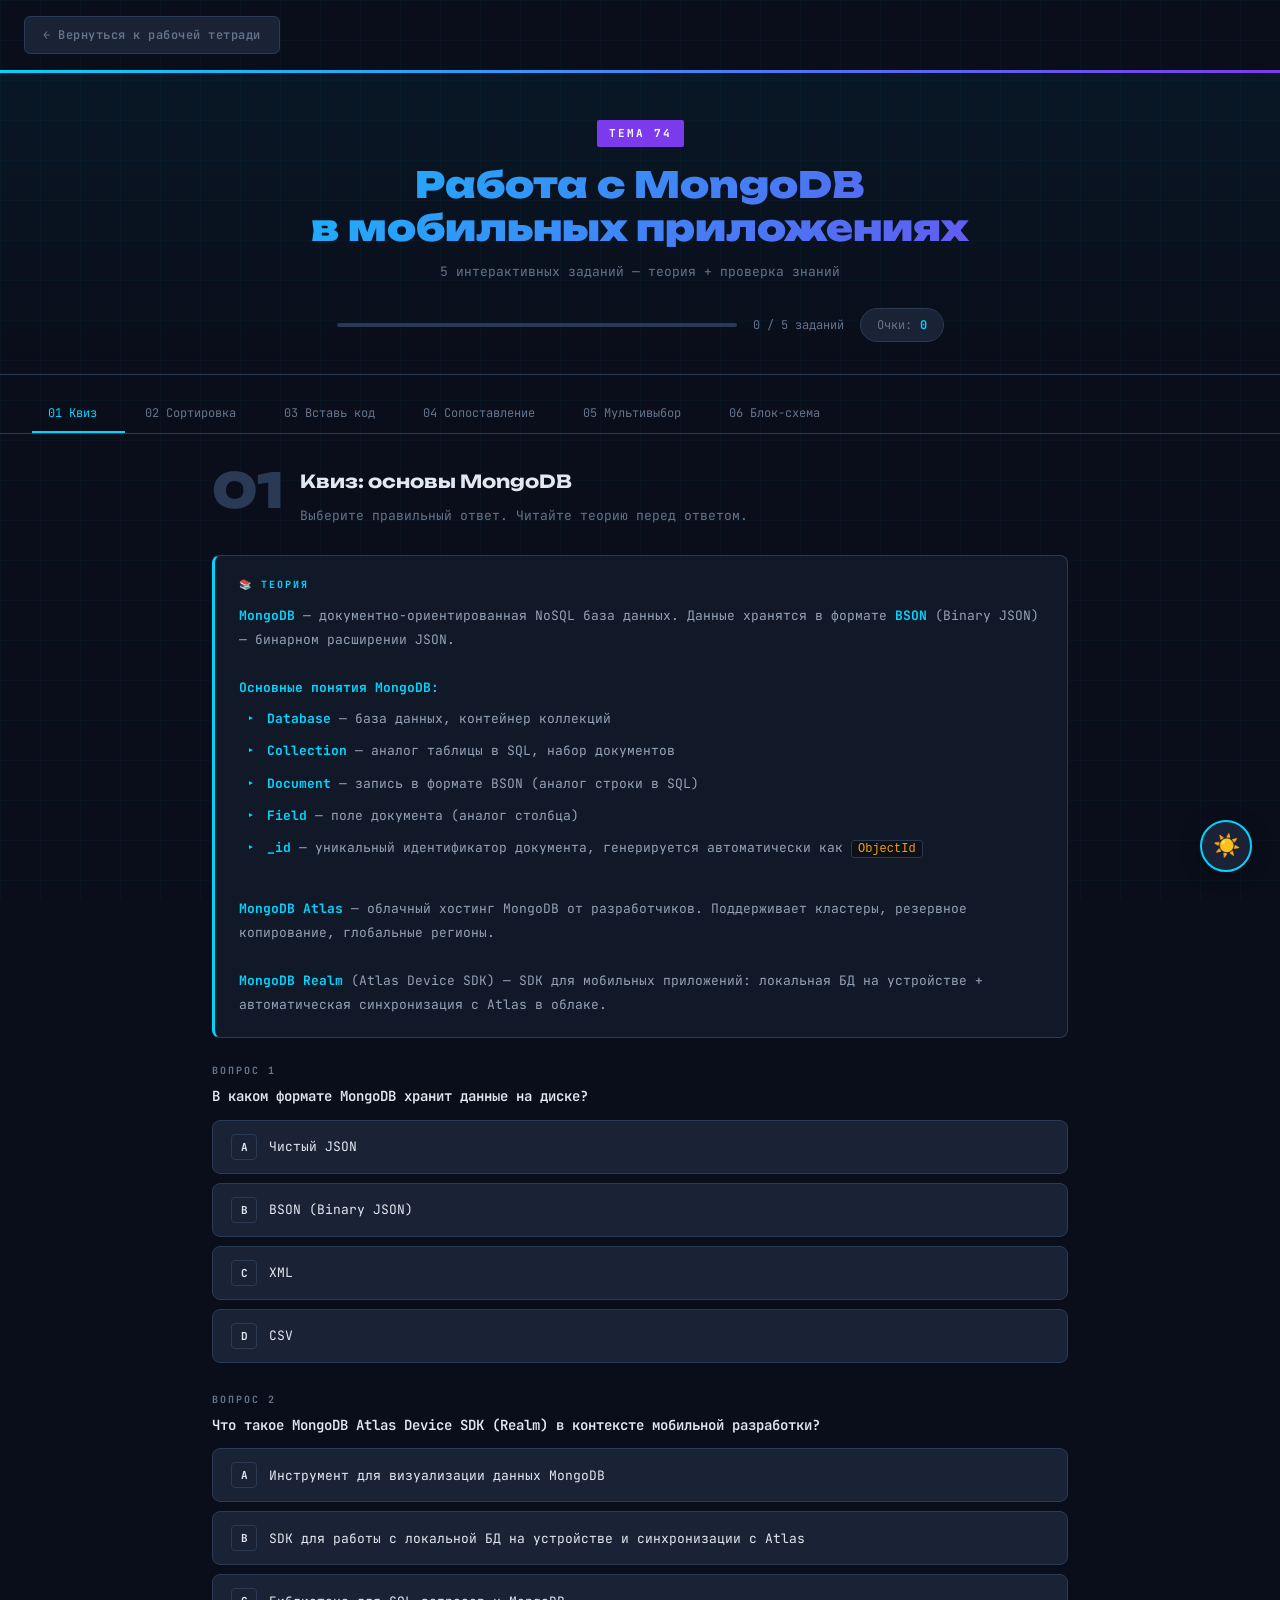
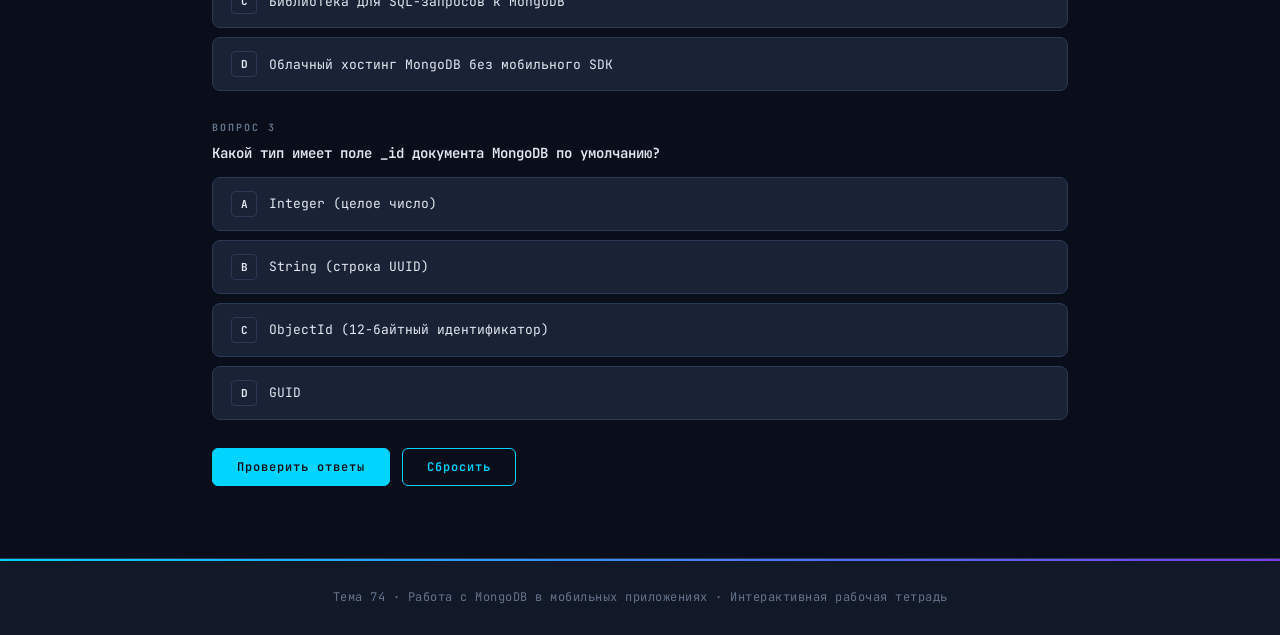
<file: tema/tema4.html>
<!DOCTYPE html>
<html lang="ru">
<head>
<meta charset="UTF-8">
<meta name="viewport" content="width=device-width, initial-scale=1.0">
<title>Тема 74 — MongoDB в мобильных приложениях</title>
<link href="https://fonts.googleapis.com/css2?family=JetBrains+Mono:wght@400;600;700&family=Unbounded:wght@400;700;900&display=swap" rel="stylesheet">
<style>
:root {
  --bg:#0a0e1a; --surface:#111827; --card:#1a2236; --border:#2a3a55;
  --accent:#00d4ff; --accent2:#7c3aed; --accent3:#10b981;
  --danger:#ef4444; --warn:#f59e0b; --text:#e2e8f0; --muted:#64748b;
  --code-bg:#0d1117; --text-body:#94a3b8;
  --hover-bg:rgba(0,212,255,0.05); --grid:rgba(0,212,255,0.03);
}
body.light {
  --bg:#f0f4ff; --surface:#ffffff; --card:#f8faff; --border:#dde3f5;
  --accent:#4f6ef7; --accent2:#7c3aed; --accent3:#10b981;
  --danger:#ef4444; --warn:#d97706; --text:#1a2236; --muted:#6b7a99;
  --code-bg:#eef1fb; --text-body:#3a4a6b;
  --hover-bg:rgba(79,110,247,0.06); --grid:rgba(79,110,247,0.05);
}
body.light::before {
  background-image:
    linear-gradient(var(--grid) 1px,transparent 1px),
    linear-gradient(90deg,var(--grid) 1px,transparent 1px) !important;
}
body.light .theory-box    { color:var(--text-body); }
body.light .sort-item     { color:var(--text-body); }
body.light .match-item    { color:var(--text-body); background:var(--card); }
body.light .chip          { color:var(--text-body); background:var(--card); }
body.light .quiz-opt      { color:var(--text); background:var(--card); }
body.light .tab-btn       { color:var(--muted); }
body.light .tab-btn:hover { color:var(--accent); background:var(--hover-bg); }
body.light .tab-btn.active{ color:var(--accent); border-bottom-color:var(--accent); }
body.light .quiz-opt:hover:not(:disabled) { border-color:var(--accent); background:var(--hover-bg); }
body.light .match-item:hover    { border-color:var(--accent); }
body.light .match-item.selected { background:rgba(79,110,247,0.08); border-color:var(--accent); }
body.light .chip:hover          { border-color:var(--accent); }
body.light .chip.selected       { background:rgba(79,110,247,0.1); border-color:var(--accent); color:var(--accent); }
body.light .sort-item:hover     { border-color:var(--accent); }
body.light .btn                 { border-color:var(--accent); color:var(--accent); }
body.light .btn:hover           { background:var(--hover-bg); box-shadow:0 4px 16px rgba(79,110,247,0.15); }
body.light .btn-primary         { background:var(--accent); color:#fff; border-color:var(--accent); }
body.light .btn-primary:hover   { background:#3a5ce8; }
body.light .feedback.info       { background:rgba(79,110,247,0.08); border-color:var(--accent); color:var(--accent); }
body.light .code-fill           { color:var(--text-body); }
body.light .schema-wrap         { background:var(--card); }

.theme-toggle {
  position:fixed; bottom:28px; right:28px; z-index:999;
  width:52px; height:52px; border-radius:50%;
  border:2px solid var(--accent); background:var(--card); color:var(--accent);
  font-size:22px; cursor:pointer; display:flex; align-items:center; justify-content:center;
  box-shadow:0 4px 20px rgba(0,0,0,0.3);
  transition:transform 0.3s,box-shadow 0.3s,background 0.35s,border-color 0.35s;
  padding:0; margin:0; line-height:1; letter-spacing:0;
}
.theme-toggle:hover { transform:translateY(-3px) scale(1.1); box-shadow:0 8px 28px rgba(0,0,0,0.3),0 0 16px rgba(0,212,255,0.3); }
body.light .theme-toggle:hover { box-shadow:0 8px 28px rgba(79,110,247,0.25),0 0 16px rgba(79,110,247,0.2); }

*{box-sizing:border-box;margin:0;padding:0;}
body {
  background:var(--bg); color:var(--text);
  font-family:'JetBrains Mono',monospace;
  min-height:100vh; overflow-x:hidden; line-height:1.7;
  transition:background 0.35s,color 0.35s;
}
body::before {
  content:''; position:fixed; inset:0;
  background-image:linear-gradient(var(--grid) 1px,transparent 1px),linear-gradient(90deg,var(--grid) 1px,transparent 1px);
  background-size:40px 40px; pointer-events:none; z-index:0;
}
@keyframes fadeIn{from{opacity:0;transform:translateY(10px)}to{opacity:1;transform:translateY(0)}}

/* HEADER */
.header{position:relative;z-index:1;padding:48px 32px 32px;border-bottom:1px solid var(--border);background:linear-gradient(180deg,rgba(0,212,255,0.05) 0%,transparent 100%);text-align:center;transition:background 0.35s,border-color 0.35s;}
.header::before{content:'';position:absolute;top:0;left:0;right:0;height:3px;background:linear-gradient(90deg,var(--accent),var(--accent2));}
.topic-badge{display:inline-block;background:var(--accent2);color:#fff;font-size:11px;font-weight:700;letter-spacing:2px;padding:4px 12px;border-radius:2px;margin-bottom:16px;}
.header h1{font-family:'Unbounded',sans-serif;font-size:clamp(20px,4vw,36px);font-weight:900;line-height:1.2;background:linear-gradient(135deg,var(--accent),var(--accent2));-webkit-background-clip:text;-webkit-text-fill-color:transparent;background-clip:text;}
.header p{margin-top:12px;color:var(--muted);font-size:13px;max-width:600px;margin-left:auto;margin-right:auto;}
.progress-bar-wrap{margin-top:24px;display:flex;align-items:center;gap:16px;flex-wrap:wrap;justify-content:center;}
.progress-bar{flex:1;height:4px;background:var(--border);border-radius:2px;overflow:hidden;max-width:400px;transition:background 0.35s;}
.progress-fill{height:100%;background:linear-gradient(90deg,var(--accent),var(--accent2));transition:width 0.4s;border-radius:2px;}
.progress-text{font-size:12px;color:var(--muted);}
.score-badge{display:inline-flex;align-items:center;gap:8px;background:var(--card);border:1px solid var(--border);border-radius:20px;padding:6px 16px;font-size:12px;color:var(--muted);transition:background 0.35s,border-color 0.35s;}
.score-num{color:var(--accent);font-weight:700;}

/* TABS */
.tabs{position:relative;z-index:1;display:flex;gap:4px;padding:20px 32px 0;border-bottom:1px solid var(--border);overflow-x:auto;transition:border-color 0.35s;}
.tab-btn{background:transparent;border:none;color:var(--muted);font-family:'JetBrains Mono',monospace;font-size:12px;padding:10px 16px;cursor:pointer;border-bottom:2px solid transparent;transition:all 0.2s;white-space:nowrap;}
.tab-btn:hover{color:var(--accent);background:var(--hover-bg);}
.tab-btn.active{color:var(--accent);border-bottom-color:var(--accent);}
.tab-btn .check{display:inline-block;width:6px;height:6px;border-radius:50%;background:var(--accent3);margin-left:6px;vertical-align:middle;opacity:0;}
.tab-btn.done .check{opacity:1;}

/* MAIN */
.main{position:relative;z-index:1;padding:32px;max-width:920px;margin:0 auto;}
.task-panel{display:none;animation:fadeIn 0.3s ease;}
.task-panel.active{display:block;}
.task-header{display:flex;align-items:flex-start;gap:16px;margin-bottom:28px;}
.task-number{font-family:'Unbounded',sans-serif;font-size:48px;font-weight:900;color:var(--border);line-height:1;min-width:60px;}
.task-title{font-family:'Unbounded',sans-serif;font-size:18px;font-weight:700;margin-bottom:8px;}
.task-desc{font-size:13px;color:var(--muted);line-height:1.7;}

/* THEORY */
.theory-box{background:var(--surface);border:1px solid var(--border);border-left:3px solid var(--accent);border-radius:8px;padding:20px 24px;margin-bottom:24px;font-size:13px;line-height:1.85;color:var(--text-body);transition:background 0.35s,border-color 0.35s,color 0.35s;}
.theory-box strong{color:var(--accent);}
.theory-label{font-size:10px;letter-spacing:2px;color:var(--accent);font-weight:700;margin-bottom:10px;display:block;}
.theory-box code{background:var(--code-bg);border:1px solid var(--border);border-radius:3px;padding:1px 6px;font-size:12px;color:var(--warn);}
ul{margin:14px 0 14px 8px;list-style:none;}
ul li{margin-bottom:10px;font-size:13px;line-height:1.7;color:var(--text-body);padding-left:20px;position:relative;}
ul li::before{content:"▸";color:var(--accent);font-weight:bold;position:absolute;left:0;}

/* CODE FILL */
.code-fill{background:var(--code-bg);border:1px solid var(--border);border-radius:8px;padding:20px;font-size:12px;line-height:2.3;overflow-x:auto;margin:16px 0;font-family:'JetBrains Mono',monospace;}
.code-fill .kw  {color:#ff79c6;}
.code-fill .str {color:#f1fa8c;}
.code-fill .cmt {color:#4a6080;font-style:italic;}
.code-fill .prop{color:var(--accent);}
.code-fill .val {color:var(--accent3);}
.code-fill .num {color:#bd93f9;}
.fill-blank{display:inline-block;border:none;border-bottom:2px solid var(--accent);background:transparent;color:var(--warn);font-family:'JetBrains Mono',monospace;font-size:12px;padding:0 4px 2px;outline:none;text-align:center;transition:border-color 0.2s;}
.fill-blank:focus  {border-bottom-color:var(--accent2);}
.fill-blank.correct{border-bottom-color:var(--accent3);color:var(--accent3);}
.fill-blank.wrong  {border-bottom-color:var(--danger);color:var(--danger);}
.hint-strip{background:rgba(245,158,11,0.08);border:1px solid rgba(245,158,11,0.25);border-radius:6px;padding:10px 16px;font-size:12px;color:var(--warn);margin-bottom:16px;}

/* QUIZ */
.q-block{margin-bottom:28px;}
.q-num{font-size:10px;letter-spacing:2px;color:var(--muted);font-weight:700;margin-bottom:6px;}
.q-text{font-size:14px;font-weight:600;margin-bottom:12px;color:var(--text);line-height:1.6;}
.quiz-options{display:flex;flex-direction:column;gap:9px;}
.quiz-opt{background:var(--card);border:1px solid var(--border);border-radius:8px;padding:13px 18px;cursor:pointer;font-family:'JetBrains Mono',monospace;font-size:13px;color:var(--text);text-align:left;transition:all 0.2s;display:flex;align-items:center;gap:12px;margin:0;}
.quiz-opt:hover:not(:disabled){border-color:var(--accent);background:var(--hover-bg);}
.quiz-opt:disabled{cursor:default;}
.quiz-opt.correct{border-color:var(--accent3);background:rgba(16,185,129,0.1);color:var(--accent3);}
.quiz-opt.wrong  {border-color:var(--danger);background:rgba(239,68,68,0.1);color:var(--danger);}
.opt-label{width:26px;height:26px;border:1px solid var(--border);border-radius:4px;display:flex;align-items:center;justify-content:center;font-size:11px;font-weight:700;flex-shrink:0;}

/* SORT */
.sort-list{display:flex;flex-direction:column;gap:9px;margin:16px 0;}
.sort-item{background:var(--card);border:1px solid var(--border);border-radius:8px;padding:13px 18px;cursor:grab;display:flex;align-items:center;gap:14px;font-size:13px;user-select:none;transition:all 0.2s;color:var(--text-body);}
.sort-item:hover{border-color:var(--accent);}
.sort-item.dragging{opacity:0.4;}
.sort-handle{color:var(--muted);font-size:18px;flex-shrink:0;}
.sort-num{width:26px;height:26px;background:var(--border);border-radius:4px;display:flex;align-items:center;justify-content:center;font-size:11px;font-weight:700;flex-shrink:0;}
.sort-item.correct-pos{border-color:var(--accent3);background:rgba(16,185,129,0.07);}
.sort-item.correct-pos .sort-num{background:var(--accent3);color:#0a0e1a;}
.sort-item.wrong-pos{border-color:var(--danger);}
.sort-item.wrong-pos .sort-num{background:var(--danger);color:#fff;}
.sort-tag{color:var(--accent);font-weight:700;}

/* MATCH */
.match-grid{display:grid;grid-template-columns:1fr 1fr;gap:16px;margin:20px 0;}
.match-col{display:flex;flex-direction:column;gap:9px;}
.match-col-title{font-size:10px;letter-spacing:2px;color:var(--muted);font-weight:700;padding-left:4px;margin-bottom:4px;}
.match-item{background:var(--card);border:1px solid var(--border);border-radius:8px;padding:13px 16px;font-size:12px;cursor:pointer;transition:all 0.2s;min-height:52px;display:flex;align-items:center;line-height:1.5;color:var(--text-body);}
.match-item:hover:not(.matched){border-color:var(--accent);background:var(--hover-bg);}
.match-item.selected  {border-color:var(--accent);background:rgba(0,212,255,0.08);}
.match-item.matched   {border-color:var(--accent3);background:rgba(16,185,129,0.08);cursor:default;color:#6ee7b7;}
.match-item.wrong-match{border-color:var(--danger);background:rgba(239,68,68,0.08);}

/* CHIPS */
.chips{display:flex;flex-wrap:wrap;gap:9px;margin:14px 0;}
.chip{background:var(--card);border:1px solid var(--border);border-radius:20px;padding:8px 18px;font-size:12px;cursor:pointer;transition:all 0.2s;color:var(--text-body);}
.chip:hover{border-color:var(--accent);}
.chip.selected      {background:rgba(0,212,255,0.1);border-color:var(--accent);color:var(--accent);}
.chip.correct       {border-color:var(--accent3);background:rgba(16,185,129,0.1);color:var(--accent3);}
.chip.missed        {border-color:rgba(16,185,129,0.4);color:var(--accent3);}
.chip.wrong-selected{border-color:var(--danger);background:rgba(239,68,68,0.1);color:var(--danger);}

/* BUTTONS */
.btn{background:transparent;border:1px solid var(--accent);color:var(--accent);font-family:'JetBrains Mono',monospace;font-size:12px;font-weight:600;padding:10px 24px;border-radius:6px;cursor:pointer;transition:all 0.2s;letter-spacing:1px;}
.btn:hover{background:var(--hover-bg);}
.btn-primary{background:var(--accent);color:var(--bg);border-color:var(--accent);}
.btn-primary:hover{filter:brightness(1.12);}
.btn-row{display:flex;gap:12px;margin-top:20px;flex-wrap:wrap;}

/* FEEDBACK */
.feedback{border-radius:8px;padding:14px 18px;margin-top:16px;font-size:13px;line-height:1.6;display:none;}
.feedback.show   {display:block;animation:fadeIn 0.3s ease;}
.feedback.success{background:rgba(16,185,129,0.1);border:1px solid var(--accent3);color:var(--accent3);}
.feedback.error  {background:rgba(239,68,68,0.1);border:1px solid var(--danger);color:var(--danger);}
.feedback.info   {background:rgba(0,212,255,0.08);border:1px solid var(--accent);color:var(--accent);}

/* SCHEMA */
.schema-wrap{background:var(--surface);border:1px solid var(--border);border-radius:12px;padding:28px;text-align:center;transition:background 0.35s,border-color 0.35s;}
.schema-wrap img{max-width:100%;height:auto;border-radius:8px;display:block;margin:0 auto;box-shadow:0 4px 28px rgba(0,0,0,0.35);}
.schema-placeholder{display:none;flex-direction:column;align-items:center;justify-content:center;gap:14px;min-height:280px;border:2px dashed var(--border);border-radius:10px;padding:48px 32px;color:var(--muted);font-size:13px;line-height:1.9;}
.schema-placeholder .icon{font-size:52px;opacity:0.4;}
.schema-placeholder code{color:var(--accent);background:var(--code-bg);padding:2px 8px;border-radius:4px;}
.schema-hint{margin-top:20px;background:var(--surface);border:1px solid var(--border);border-left:3px solid var(--warn);border-radius:8px;padding:14px 20px;font-size:12px;color:var(--muted);line-height:2;transition:background 0.35s,border-color 0.35s;}
.schema-hint code{color:var(--accent);background:var(--code-bg);padding:2px 7px;border-radius:4px;font-size:11px;}

/* FOOTER */
footer{position:relative;z-index:1;background:var(--surface);border-top:1px solid var(--border);color:var(--muted);text-align:center;padding:28px;margin-top:40px;font-size:12px;letter-spacing:0.5px;transition:background 0.35s;}
footer::before{content:'';position:absolute;top:0;left:0;right:0;height:2px;background:linear-gradient(90deg,var(--accent),var(--accent2));}
footer p{margin:0;}

.back-link {
  position: relative; z-index: 2;
  display: inline-flex; align-items: center; gap: 8px;
  margin: 16px 24px;
  padding: 8px 18px;
  font-family: 'JetBrains Mono', monospace;
  font-size: 12px; font-weight: 600; letter-spacing: 0.5px;
  color: var(--muted);
  background: var(--card);
  border: 1px solid var(--border);
  border-radius: 6px;
  text-decoration: none;
  transition: all 0.2s;
}
.back-link:hover {
  color: var(--accent);
  border-color: var(--accent);
  background: var(--hover-bg);
}

@media(max-width:600px){
  .main{padding:20px 16px;} .tabs{padding:16px 16px 0;}
  .match-grid{grid-template-columns:1fr;}
  .theme-toggle{bottom:18px;right:18px;width:44px;height:44px;font-size:18px;}
}
</style>
</head>
<body>
<a class="back-link" href="../index.html">← Вернуться к рабочей тетради</a>
<button class="theme-toggle" id="themeBtn" onclick="toggleTheme()">☀️</button>

<div class="header">
  <div class="topic-badge">ТЕМА 74</div>
  <h1>Работа с MongoDB<br>в мобильных приложениях</h1>
  <p>5 интерактивных заданий — теория + проверка знаний</p>
  <div class="progress-bar-wrap">
    <div class="progress-bar"><div class="progress-fill" id="progressFill" style="width:0%"></div></div>
    <div class="progress-text" id="progressText">0 / 5 заданий</div>
    <div class="score-badge">Очки: <span class="score-num" id="scoreDisplay">0</span></div>
  </div>
</div>

<div class="tabs">
  <button class="tab-btn active" onclick="switchTab(0)" id="tab0">01 Квиз<span class="check"></span></button>
  <button class="tab-btn" onclick="switchTab(1)" id="tab1">02 Сортировка<span class="check"></span></button>
  <button class="tab-btn" onclick="switchTab(2)" id="tab2">03 Вставь код<span class="check"></span></button>
  <button class="tab-btn" onclick="switchTab(3)" id="tab3">04 Сопоставление<span class="check"></span></button>
  <button class="tab-btn" onclick="switchTab(4)" id="tab4">05 Мультивыбор<span class="check"></span></button>
  <button class="tab-btn" onclick="switchTab(5)" id="tab5">06 Блок-схема</button>
</div>

<div class="main">

  <!-- 01: КВИЗ -->
  <div class="task-panel active" id="panel0">
    <div class="task-header"><div class="task-number">01</div><div>
      <div class="task-title">Квиз: основы MongoDB</div>
      <div class="task-desc">Выберите правильный ответ. Читайте теорию перед ответом.</div>
    </div></div>
    <div class="theory-box">
      <span class="theory-label">📚 ТЕОРИЯ</span>
      <strong>MongoDB</strong> — документно-ориентированная NoSQL база данных. Данные хранятся в формате <strong>BSON</strong> (Binary JSON) — бинарном расширении JSON.<br><br>
      <strong>Основные понятия MongoDB:</strong>
      <ul style="margin-top:8px">
        <li><strong>Database</strong> — база данных, контейнер коллекций</li>
        <li><strong>Collection</strong> — аналог таблицы в SQL, набор документов</li>
        <li><strong>Document</strong> — запись в формате BSON (аналог строки в SQL)</li>
        <li><strong>Field</strong> — поле документа (аналог столбца)</li>
        <li><strong>_id</strong> — уникальный идентификатор документа, генерируется автоматически как <code>ObjectId</code></li>
      </ul><br>
      <strong>MongoDB Atlas</strong> — облачный хостинг MongoDB от разработчиков. Поддерживает кластеры, резервное копирование, глобальные регионы.<br><br>
      <strong>MongoDB Realm</strong> (Atlas Device SDK) — SDK для мобильных приложений: локальная БД на устройстве + автоматическая синхронизация с Atlas в облаке.
    </div>
    <div id="q1wrap"></div>
    <div class="feedback" id="r1"></div>
    <div class="btn-row">
      <button class="btn btn-primary" onclick="checkQ1()">Проверить ответы</button>
      <button class="btn" onclick="resetQ1()">Сбросить</button>
    </div>
  </div>

  <!-- 02: СОРТИРОВКА -->
  <div class="task-panel" id="panel1">
    <div class="task-header"><div class="task-number">02</div><div>
      <div class="task-title">Сортировка: этапы CRUD-операции</div>
      <div class="task-desc">Расставьте шаги выполнения Read-запроса в правильном порядке перетаскиванием</div>
    </div></div>
    <div class="theory-box">
      <span class="theory-label">📚 ТЕОРИЯ</span>
      <strong>CRUD</strong> — четыре базовые операции с данными:<br><br>
      <strong>Create</strong> — вставка документов: <code>insertOne()</code> / <code>insertMany()</code><br>
      <strong>Read</strong> — чтение и поиск: <code>findOne()</code> / <code>find()</code> с фильтрами<br>
      <strong>Update</strong> — обновление: <code>updateOne()</code> / <code>updateMany()</code> с оператором <code>$set</code><br>
      <strong>Delete</strong> — удаление: <code>deleteOne()</code> / <code>deleteMany()</code><br><br>
      <strong>Порядок типичного запроса чтения (Read) в мобильном приложении:</strong><br>
      1. Получить экземпляр клиента MongoDB<br>
      2. Обратиться к нужной базе данных<br>
      3. Выбрать коллекцию<br>
      4. Выполнить запрос с фильтром<br>
      5. Обработать результат в UI
    </div>
    <p style="font-size:13px;color:var(--muted);margin-bottom:8px">Расставь шаги выполнения Read-запроса в правильном порядке (сверху — первый шаг):</p>
    <div class="sort-list" id="sl2">
      <div class="sort-item" draggable="true" data-v="s3"><span class="sort-handle">⠿</span><span class="sort-num">?</span><div>Выбрать нужную <span class="sort-tag">коллекцию</span> из базы данных</div></div>
      <div class="sort-item" draggable="true" data-v="s1"><span class="sort-handle">⠿</span><span class="sort-num">?</span><div>Получить <span class="sort-tag">экземпляр клиента</span> MongoDB (MongoClient)</div></div>
      <div class="sort-item" draggable="true" data-v="s5"><span class="sort-handle">⠿</span><span class="sort-num">?</span><div>Обработать результат и <span class="sort-tag">отобразить в UI</span></div></div>
      <div class="sort-item" draggable="true" data-v="s4"><span class="sort-handle">⠿</span><span class="sort-num">?</span><div>Выполнить <span class="sort-tag">запрос с фильтром</span> (find / findOne)</div></div>
      <div class="sort-item" draggable="true" data-v="s2"><span class="sort-handle">⠿</span><span class="sort-num">?</span><div>Обратиться к нужной <span class="sort-tag">базе данных</span></div></div>
    </div>
    <div class="feedback" id="r2"></div>
    <div class="btn-row">
      <button class="btn btn-primary" onclick="checkSort2()">Проверить порядок</button>
      <button class="btn" onclick="resetSort2()">Сбросить</button>
    </div>
  </div>

  <!-- 03: ВСТАВЬ КОД -->
  <div class="task-panel" id="panel2">
    <div class="task-header"><div class="task-number">03</div><div>
      <div class="task-title">Вставь код: запрос к MongoDB Atlas</div>
      <div class="task-desc">Заполни пропуски в коде правильными словами</div>
    </div></div>
    <div class="theory-box">
      <span class="theory-label">📚 ТЕОРИЯ</span>
      <strong>MongoDB Atlas Device SDK (Realm) для Android/Kotlin:</strong><br><br>
      • Подключение к Atlas через <code>App</code> с <code>appId</code> из консоли<br>
      • Аутентификация: <code>Credentials.anonymous()</code>, <code>emailPassword()</code>, <code>google()</code><br>
      • Вход: <code>app.login(credentials)</code> возвращает <code>User</code><br>
      • Доступ к MongoDB: <code>user.getMongoClient("mongodb-atlas")</code><br>
      • Коллекция: <code>db.getCollection&lt;T&gt;("name")</code><br>
      • Вставка: <code>collection.insertOne(document)</code><br>
      • Поиск: <code>collection.findOne(filter)</code><br>
      • Фильтр строится через <code>Document("field", value)</code>
    </div>
    <div class="hint-strip">💡 Слова для вставки: <strong>login, getMongoClient, getCollection, insertOne, findOne</strong></div>
    <div class="code-fill">
      <div><span class="cmt">// Инициализация App</span></div>
      <div><span class="kw">val</span> app = App.create(<span class="str">"your-app-id"</span>)</div>
      <div><span class="kw">val</span> user = app.<input class="fill-blank" id="b1" placeholder="???" style="width:80px">(Credentials.anonymous())</div>
      <br>
      <div><span class="cmt">// Получение клиента MongoDB</span></div>
      <div><span class="kw">val</span> client = user.<input class="fill-blank" id="b2" placeholder="???" style="width:145px">(<span class="str">"mongodb-atlas"</span>)</div>
      <div><span class="kw">val</span> db = client.getDatabase(<span class="str">"myDatabase"</span>)</div>
      <br>
      <div><span class="cmt">// Получение коллекции</span></div>
      <div><span class="kw">val</span> collection = db.<input class="fill-blank" id="b3" placeholder="???" style="width:135px">&lt;Document&gt;(<span class="str">"users"</span>)</div>
      <br>
      <div><span class="cmt">// Вставка документа</span></div>
      <div>collection.<input class="fill-blank" id="b4" placeholder="???" style="width:100px">(Document(<span class="str">"name"</span>, <span class="str">"Alice"</span>))</div>
      <br>
      <div><span class="cmt">// Поиск одного документа</span></div>
      <div><span class="kw">val</span> result = collection.<input class="fill-blank" id="b5" placeholder="???" style="width:95px">(Document(<span class="str">"name"</span>, <span class="str">"Alice"</span>))</div>
    </div>
    <div class="feedback" id="r3"></div>
    <div class="btn-row">
      <button class="btn btn-primary" onclick="checkFill3()">Проверить</button>
      <button class="btn" onclick="resetFill3()">Сбросить</button>
    </div>
  </div>

  <!-- 04: СОПОСТАВЛЕНИЕ -->
  <div class="task-panel" id="panel3">
    <div class="task-header"><div class="task-number">04</div><div>
      <div class="task-title">Сопоставь оператор с действием</div>
      <div class="task-desc">Нажмите на оператор, затем на его описание. Найдите все 6 пар.</div>
    </div></div>
    <div class="theory-box">
      <span class="theory-label">📚 ТЕОРИЯ</span>
      <strong>Операторы запросов и обновлений MongoDB:</strong>
      <ul style="margin-top:8px">
        <li><code>$set</code> — установить значение поля (при update)</li>
        <li><code>$unset</code> — удалить поле из документа</li>
        <li><code>$gt</code> — больше чем (greater than) — для фильтрации</li>
        <li><code>$lt</code> — меньше чем (less than) — для фильтрации</li>
        <li><code>$in</code> — значение из списка: <code>{ field: { $in: [v1, v2] } }</code></li>
        <li><code>$push</code> — добавить элемент в массив поля</li>
      </ul><br>
      <strong>Пример:</strong> <code>updateOne(filter, Document("\$set", Document("age", 25)))</code>
    </div>
    <div class="match-grid">
      <div class="match-col">
        <div class="match-col-title">ОПЕРАТОР</div>
        <div class="match-item" onclick="mClick(this,'set')"   data-k="set">$set</div>
        <div class="match-item" onclick="mClick(this,'unset')" data-k="unset">$unset</div>
        <div class="match-item" onclick="mClick(this,'gt')"    data-k="gt">$gt</div>
        <div class="match-item" onclick="mClick(this,'lt')"    data-k="lt">$lt</div>
        <div class="match-item" onclick="mClick(this,'in')"    data-k="in">$in</div>
        <div class="match-item" onclick="mClick(this,'push')"  data-k="push">$push</div>
      </div>
      <div class="match-col">
        <div class="match-col-title">ДЕЙСТВИЕ</div>
        <div class="match-item" onclick="mClick(this,'lt')"    data-k="lt">Фильтр: значение меньше указанного</div>
        <div class="match-item" onclick="mClick(this,'push')"  data-k="push">Добавить элемент в массив поля</div>
        <div class="match-item" onclick="mClick(this,'set')"   data-k="set">Установить значение поля при обновлении</div>
        <div class="match-item" onclick="mClick(this,'in')"    data-k="in">Значение совпадает с одним из списка</div>
        <div class="match-item" onclick="mClick(this,'unset')" data-k="unset">Удалить поле из документа</div>
        <div class="match-item" onclick="mClick(this,'gt')"    data-k="gt">Фильтр: значение больше указанного</div>
      </div>
    </div>
    <div class="feedback" id="r4"></div>
  </div>

  <!-- 05: МУЛЬТИВЫБОР -->
  <div class="task-panel" id="panel4">
    <div class="task-header"><div class="task-number">05</div><div>
      <div class="task-title">Мультивыбор: MongoDB в мобильной разработке</div>
      <div class="task-desc">Выберите ВСЕ верные утверждения в каждом вопросе</div>
    </div></div>
    <div class="theory-box">
      <span class="theory-label">📚 ТЕОРИЯ</span>
      <strong>Ключевые факты о MongoDB в мобильных приложениях:</strong><br><br>
      ✅ <strong>MongoDB Atlas</strong> — облачный managed-сервис MongoDB с поддержкой кластеров<br>
      ✅ <strong>Atlas Device SDK (Realm)</strong> — обеспечивает локальное хранилище + синхронизацию с облаком<br>
      ✅ Документы хранятся в формате <strong>BSON</strong> — бинарном расширении JSON<br>
      ✅ Поле <strong>_id</strong> уникально идентифицирует каждый документ (тип <code>ObjectId</code>)<br>
      ✅ Индексы в MongoDB ускоряют поиск, но <strong>замедляют запись</strong><br>
      ✅ <strong>Realm</strong> позволяет работать с данными офлайн с последующей синхронизацией<br>
      ❌ MongoDB <strong>НЕ поддерживает</strong> JOIN как в SQL — денормализация вместо объединений<br>
      ❌ <strong>ObjectId</strong> — это НЕ обычное целое число, это 12-байтный идентификатор<br>
      ❌ Коллекция в MongoDB <strong>НЕ требует</strong> одинаковой структуры у всех документов
    </div>
    <div id="mwrap"></div>
    <div class="feedback" id="r5"></div>
    <div class="btn-row">
      <button class="btn btn-primary" onclick="checkMulti5()">Проверить</button>
      <button class="btn" onclick="resetMulti5()">Сбросить</button>
    </div>
  </div>

  <!-- 06: БЛОК-СХЕМА -->
  <div class="task-panel" id="panel5">
    <div class="task-header"><div class="task-number">06</div><div>
      <div class="task-title">Блок-схема</div>
      <div class="task-desc">Визуальная схема работы с MongoDB в мобильном приложении</div>
    </div></div>
    <div class="schema-wrap">
      <!--
        ЗАМЕНИ src="schemas/image4.png" НА ПУТЬ К СВОЕМУ ФАЙЛУ:
          src="blokschema.png"       — файл рядом с HTML
          src="images/schema.png"    — файл в папке images
          src="schemas/tema74.jpg"   — файл в папке schemas
      -->
      <img
        src="image4.png"
        alt="Блок-схема MongoDB"
        onerror="this.style.display='none';document.getElementById('schemaPlaceholder74').style.display='flex';"
      >
      <div class="schema-placeholder" id="schemaPlaceholder74" style="display:none">
        <div class="icon">🖼️</div>
        <div>
          Изображение не найдено.<br>
          Открой HTML в редакторе и замени путь в теге<br>
          <code>&lt;img src="..."&gt;</code>
        </div>
        <div style="font-size:12px;opacity:0.8">
          Например: <code>src="blokschema.png"</code><br>
          Файл должен лежать рядом с HTML или в указанной папке
        </div>
      </div>
    </div>
    <div class="schema-hint">
      💡 <strong style="color:var(--warn)">Как вставить блок-схему:</strong><br>
      1. Положи файл изображения в ту же папку, что и этот HTML<br>
      2. Открой файл в редакторе (VS Code, Notepad++)<br>
      3. Найди строку <code>src="schemas/image4.png"</code><br>
      4. Замени на имя своего файла: <code>src="моя_схема.png"</code><br>
      5. Сохрани и обнови страницу в браузере (F5)
    </div>
  </div>

</div><!-- /main -->

<footer>
  <p>Тема 74 · Работа с MongoDB в мобильных приложениях · Интерактивная рабочая тетрадь</p>
</footer>

<script>
// ТЕМА
const THEME_KEY='t74_theme';
function toggleTheme(){
  const isLight=document.body.classList.toggle('light');
  const btn=document.getElementById('themeBtn');
  btn.textContent=isLight?'🌙':'☀️';
  btn.title=isLight?'Тёмная тема':'Светлая тема';
  localStorage.setItem(THEME_KEY,isLight?'light':'dark');
}
(function(){
  if(localStorage.getItem(THEME_KEY)==='light'){
    document.body.classList.add('light');
    document.addEventListener('DOMContentLoaded',()=>{
      const btn=document.getElementById('themeBtn');
      if(btn){btn.textContent='🌙';btn.title='Тёмная тема';}
    });
  }
})();

// STATE
const state={scores:[0,0,0,0,0],done:[false,false,false,false,false]};
function updateProgress(){
  const done=state.done.filter(Boolean).length;
  const total=state.scores.reduce((a,b)=>a+b,0);
  document.getElementById('progressFill').style.width=(done/5*100)+'%';
  document.getElementById('progressText').textContent=done+' / 5 заданий';
  document.getElementById('scoreDisplay').textContent=total;
}
function switchTab(i){
  document.querySelectorAll('.task-panel').forEach(p=>p.classList.remove('active'));
  document.querySelectorAll('.tab-btn').forEach(b=>b.classList.remove('active'));
  document.getElementById('panel'+i).classList.add('active');
  document.getElementById('tab'+i).classList.add('active');
}
function markDone(i,pts){
  if(!state.done[i]){state.done[i]=true;state.scores[i]=pts;document.getElementById('tab'+i).classList.add('done');updateProgress();}
}
function showFeedback(id,type,msg){
  const el=document.getElementById(id);el.className='feedback show '+type;el.innerHTML=msg;
}

// ЗАДАНИЕ 1: КВИЗ
const Q1data=[
  {q:'В каком формате MongoDB хранит данные на диске?',opts:['Чистый JSON','BSON (Binary JSON)','XML','CSV'],ans:1,exp:'MongoDB хранит данные в формате BSON — бинарном расширении JSON. BSON поддерживает дополнительные типы данных (Date, ObjectId, Binary) и быстрее парсится.'},
  {q:'Что такое MongoDB Atlas Device SDK (Realm) в контексте мобильной разработки?',opts:['Инструмент для визуализации данных MongoDB','SDK для работы с локальной БД на устройстве и синхронизации с Atlas','Библиотека для SQL-запросов к MongoDB','Облачный хостинг MongoDB без мобильного SDK'],ans:1,exp:'Atlas Device SDK (Realm) предоставляет локальную базу данных прямо на устройстве и механизм автоматической синхронизации с облачным MongoDB Atlas.'},
  {q:'Какой тип имеет поле _id документа MongoDB по умолчанию?',opts:['Integer (целое число)','String (строка UUID)','ObjectId (12-байтный идентификатор)','GUID'],ans:2,exp:'По умолчанию _id имеет тип ObjectId — 12-байтный уникальный идентификатор, содержащий временную метку, случайные байты и счётчик.'}
];
let q1ans=[];
function renderQ1(){
  q1ans=Array(Q1data.length).fill(null);
  const wrap=document.getElementById('q1wrap');wrap.innerHTML='';
  Q1data.forEach((q,qi)=>{
    const div=document.createElement('div');div.className='q-block';
    div.innerHTML=`<div class="q-num">ВОПРОС ${qi+1}</div><div class="q-text">${q.q}</div>`;
    const opts=document.createElement('div');opts.className='quiz-options';
    q.opts.forEach((o,oi)=>{
      const btn=document.createElement('button');btn.className='quiz-opt';
      btn.innerHTML=`<span class="opt-label">${String.fromCharCode(65+oi)}</span>${o}`;
      btn.onclick=()=>{
        if(q1ans[qi]!==null)return;q1ans[qi]=oi;
        opts.querySelectorAll('.quiz-opt').forEach((b,bi)=>{b.disabled=true;if(bi===q.ans)b.classList.add('correct');else if(bi===oi)b.classList.add('wrong');});
      };
      opts.appendChild(btn);
    });
    div.appendChild(opts);wrap.appendChild(div);
  });
}
function checkQ1(){
  const right=q1ans.filter((a,i)=>a===Q1data[i].ans).length;
  const pts=Math.round(right/Q1data.length*20);
  const exps=Q1data.map(q=>'• '+q.exp).join('<br>');
  if(right===Q1data.length){showFeedback('r1','success',`✅ Все ${Q1data.length} ответа верны! +${pts} очков<br><br>${exps}`);markDone(0,pts);}
  else{showFeedback('r1','error',`❌ Верных: ${right}/${Q1data.length}. Разбор:<br><br>${exps}`);if(right>0)markDone(0,pts);}
}
function resetQ1(){document.getElementById('r1').className='feedback';renderQ1();}
renderQ1();

// ЗАДАНИЕ 2: СОРТИРОВКА
const sortOrder2=['s1','s2','s3','s4','s5'];
let ds2=null;
function initSort2(){
  const list=document.getElementById('sl2');
  const items=[...list.querySelectorAll('.sort-item')];
  for(let i=items.length-1;i>0;i--){const j=Math.floor(Math.random()*(i+1));list.appendChild(items[j]);items.splice(j,1);}
  list.querySelectorAll('.sort-item').forEach(item=>{
    item.classList.remove('correct-pos','wrong-pos');
    item.querySelector('.sort-num').textContent='?';
    item.ondragstart=()=>{ds2=item;item.classList.add('dragging');};
    item.ondragend=()=>item.classList.remove('dragging');
    item.ondragover=e=>e.preventDefault();
    item.ondrop=e=>{
      e.preventDefault();
      if(ds2&&ds2!==item){const all=[...list.querySelectorAll('.sort-item')];all.indexOf(ds2)<all.indexOf(item)?item.after(ds2):item.before(ds2);}
    };
  });
}
function checkSort2(){
  const items=[...document.getElementById('sl2').querySelectorAll('.sort-item')];
  let ok=0;
  items.forEach((item,i)=>{
    item.querySelector('.sort-num').textContent=i+1;
    item.classList.remove('correct-pos','wrong-pos');
    if(item.dataset.v===sortOrder2[i]){item.classList.add('correct-pos');ok++;}else item.classList.add('wrong-pos');
  });
  const pts=Math.round(ok/5*20);
  if(ok===5){showFeedback('r2','success','✅ Правильно! MongoClient → Database → Collection → Query → UI. +'+pts+' очков');markDone(1,pts);}
  else{showFeedback('r2','error',`❌ Верно: ${ok}/5. Порядок: MongoClient → Database → Collection → Запрос → UI`);if(ok>0)markDone(1,pts);}
}
function resetSort2(){document.getElementById('r2').className='feedback';initSort2();}
initSort2();

// ЗАДАНИЕ 3: ВСТАВЬ КОД
const fillAns3={b1:'login',b2:'getMongoClient',b3:'getCollection',b4:'insertOne',b5:'findOne'};
function checkFill3(){
  let ok=0;
  Object.entries(fillAns3).forEach(([id,ans])=>{
    const el=document.getElementById(id);
    const v=el.value.trim().toLowerCase().replace(/['"()\s]/g,'');
    el.classList.remove('correct','wrong');
    if(v===ans.toLowerCase()){el.classList.add('correct');ok++;}else el.classList.add('wrong');
  });
  const pts=Math.round(ok/5*20);
  if(ok===5){showFeedback('r3','success','✅ Все поля верно! +'+pts+' очков');markDone(2,pts);}
  else{showFeedback('r3','error',`❌ Верно: ${ok}/5. Ответы: login, getMongoClient, getCollection, insertOne, findOne`);if(ok>0)markDone(2,pts);}
}
function resetFill3(){
  Object.keys(fillAns3).forEach(id=>{const el=document.getElementById(id);el.value='';el.classList.remove('correct','wrong');});
  document.getElementById('r3').className='feedback';
}

// ЗАДАНИЕ 4: СОПОСТАВЛЕНИЕ
let mSel=null,mCount=0;
function mClick(el,key){
  if(el.classList.contains('matched'))return;
  if(!mSel){
    document.querySelectorAll('.match-item').forEach(m=>m.classList.remove('selected'));
    el.classList.add('selected');mSel=el;
  } else {
    if(mSel===el){el.classList.remove('selected');mSel=null;return;}
    const tA=mSel.closest('.match-col').querySelector('.match-col-title').textContent;
    const tB=el.closest('.match-col').querySelector('.match-col-title').textContent;
    if(tA===tB){mSel.classList.remove('selected');el.classList.add('selected');mSel=el;return;}
    if(mSel.dataset.k===el.dataset.k){
      mSel.classList.remove('selected');mSel.classList.add('matched');
      el.classList.add('matched');mSel=null;mCount++;
      if(mCount===6){showFeedback('r4','success','✅ Все 6 пар найдены! +20 очков 🎉');markDone(3,20);}
    } else {
      const a=mSel,b=el;
      a.classList.add('wrong-match');b.classList.add('wrong-match');
      setTimeout(()=>{a.classList.remove('selected','wrong-match');b.classList.remove('wrong-match');mSel=null;},900);
    }
  }
}

// ЗАДАНИЕ 5: МУЛЬТИВЫБОР
const M5data=[
  {q:'Какие утверждения о MongoDB Atlas и Realm верны?',opts:[
    {t:'Atlas — облачный managed-сервис MongoDB от разработчиков',ok:true},
    {t:'Realm позволяет работать офлайн с последующей синхронизацией',ok:true},
    {t:'MongoDB Atlas полностью заменяет локальную БД на устройстве',ok:false},
    {t:'Atlas Device SDK поддерживает Android и iOS',ok:true},
  ]},
  {q:'Что верно про документы и коллекции в MongoDB?',opts:[
    {t:'Все документы в коллекции должны иметь одинаковую структуру',ok:false},
    {t:'Поле _id уникально идентифицирует каждый документ',ok:true},
    {t:'Коллекция — аналог таблицы в реляционной БД',ok:true},
    {t:'MongoDB поддерживает JOIN-запросы как в SQL',ok:false},
  ]}
];
function renderMulti5(){
  const wrap=document.getElementById('mwrap');wrap.innerHTML='';
  M5data.forEach((q,qi)=>{
    const div=document.createElement('div');div.className='q-block';
    div.innerHTML=`<div class="q-num">ВОПРОС ${qi+1}</div><div class="q-text">${q.q}</div>`;
    const chips=document.createElement('div');chips.className='chips';
    q.opts.forEach(o=>{
      const chip=document.createElement('div');chip.className='chip';chip.textContent=o.t;
      chip.onclick=()=>{if(!chip.classList.contains('correct')&&!chip.classList.contains('wrong-selected'))chip.classList.toggle('selected');};
      chips.appendChild(chip);
    });
    div.appendChild(chips);wrap.appendChild(div);
  });
}
function checkMulti5(){
  let got=0,total=0;
  const blocks=document.getElementById('mwrap').querySelectorAll('.q-block');
  M5data.forEach((q,qi)=>{
    const chips=[...blocks[qi].querySelectorAll('.chip')];
    q.opts.forEach((o,oi)=>{
      const chip=chips[oi],sel=chip.classList.contains('selected');
      chip.classList.remove('selected');
      if(o.ok){total++;if(sel){chip.classList.add('correct');got++;}else chip.classList.add('missed');}
      else if(sel)chip.classList.add('wrong-selected');
    });
  });
  const pts=Math.round(got/total*20);
  if(got===total){showFeedback('r5','success',`✅ Все ${total} правильных отмечены! +${pts} очков`);markDone(4,pts);}
  else{showFeedback('r5','error',`❌ Верно: ${got}/${total}. Зелёным — правильные, контуром — пропущенные.`);if(got>0)markDone(4,pts);}
}
function resetMulti5(){document.getElementById('r5').className='feedback';renderMulti5();}
renderMulti5();

updateProgress();
</script>
</body>
</html>
</file>
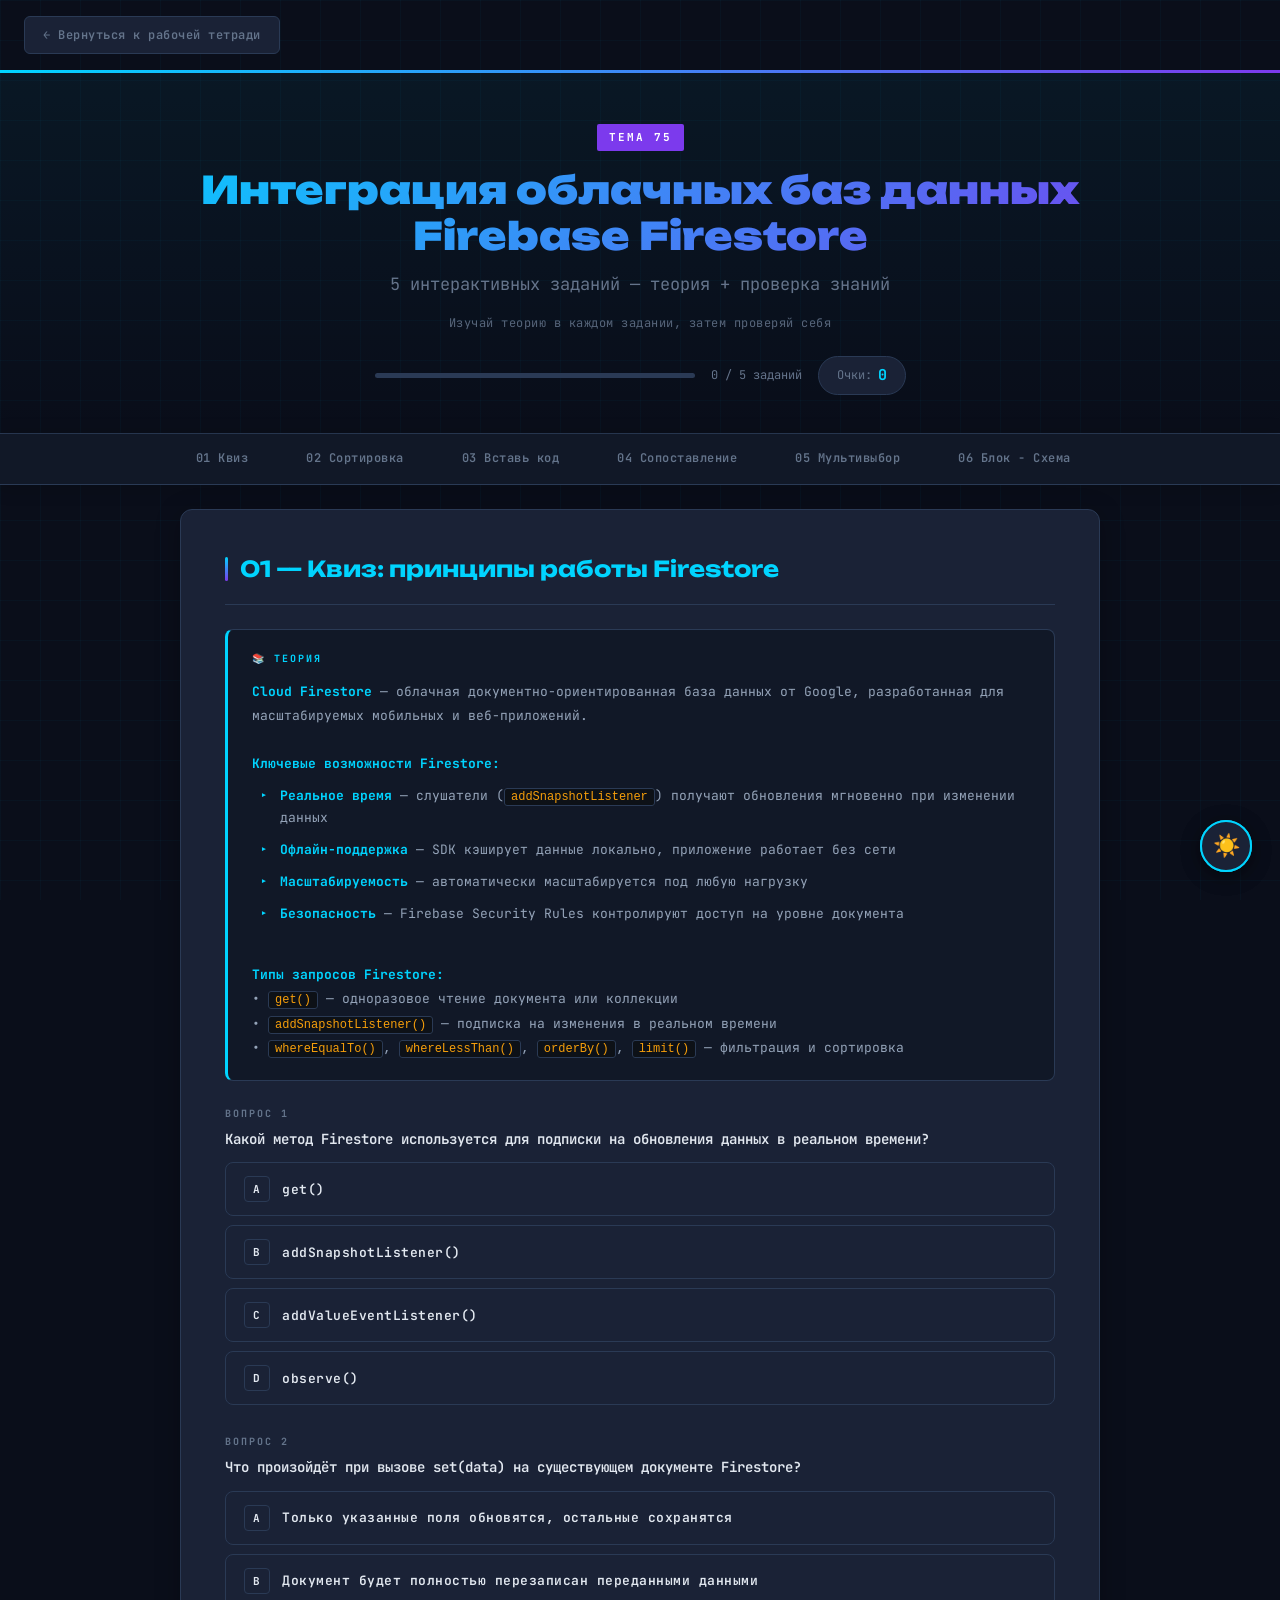
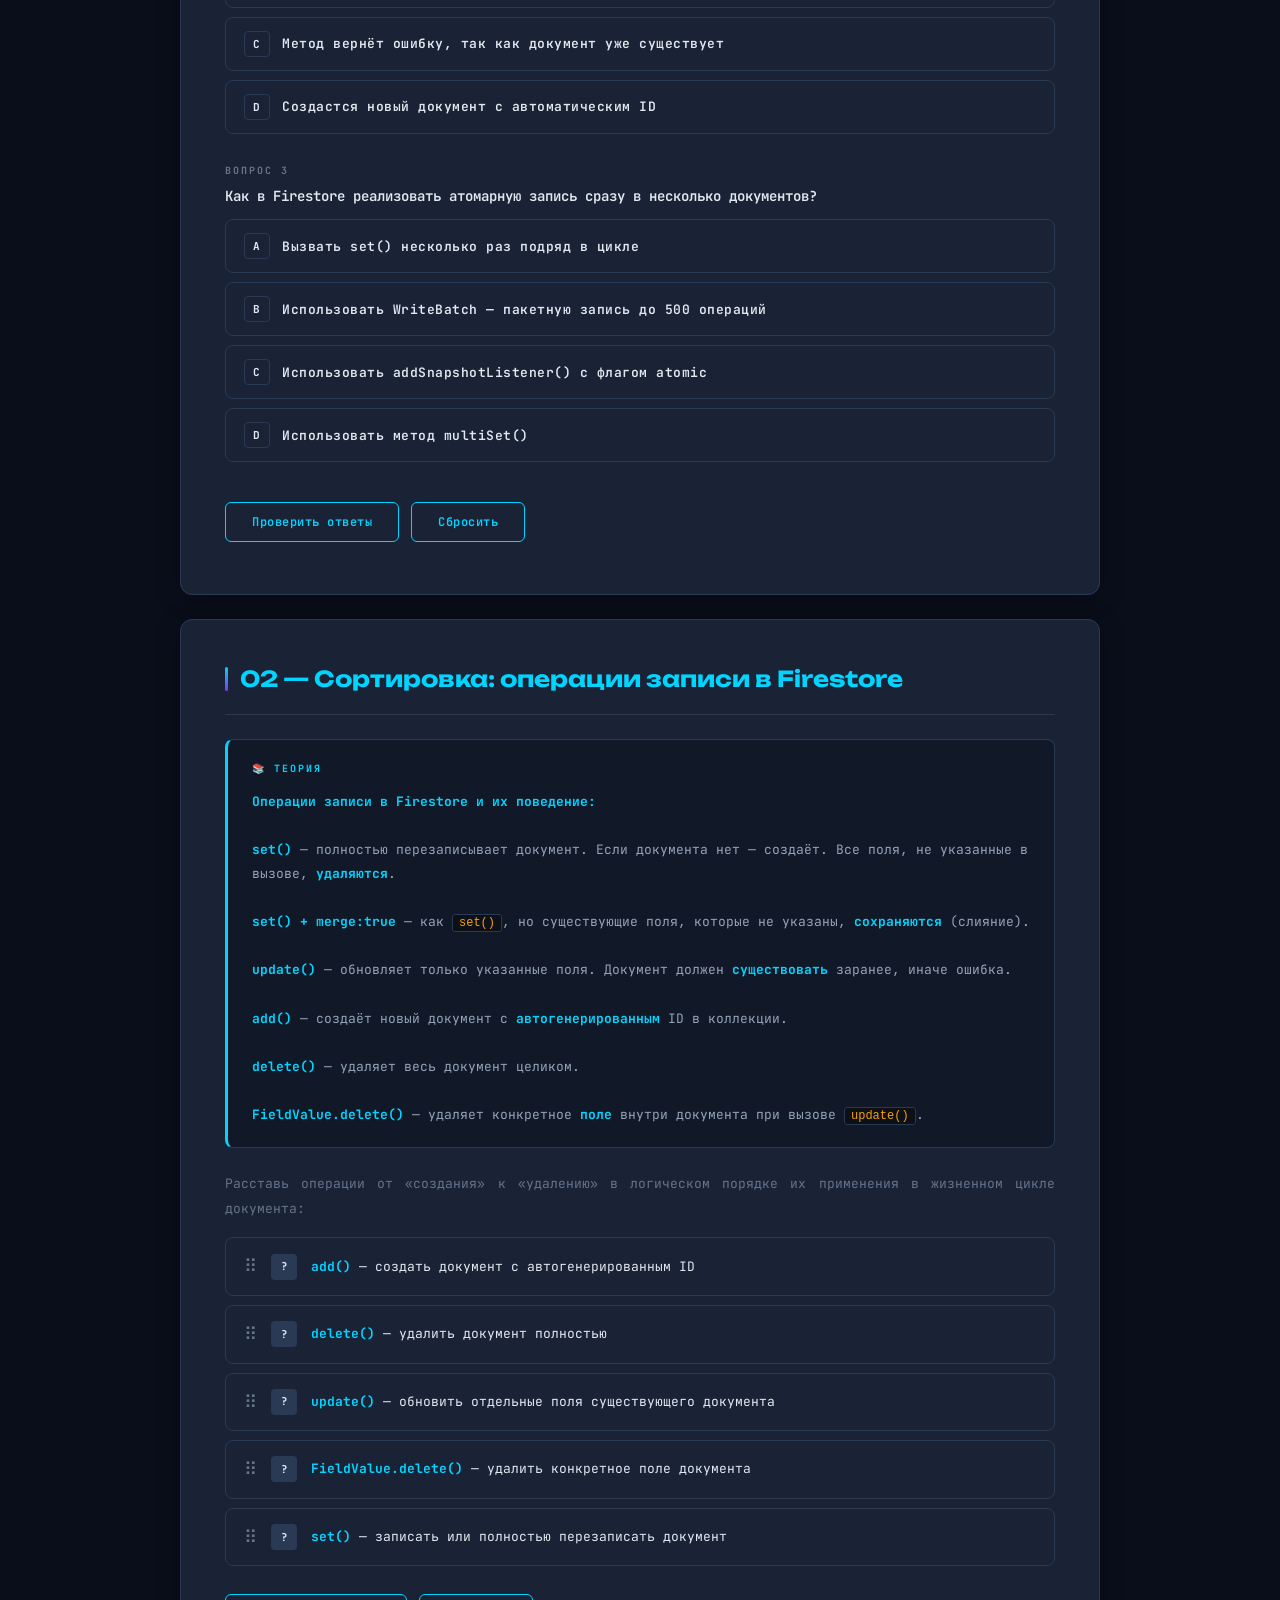
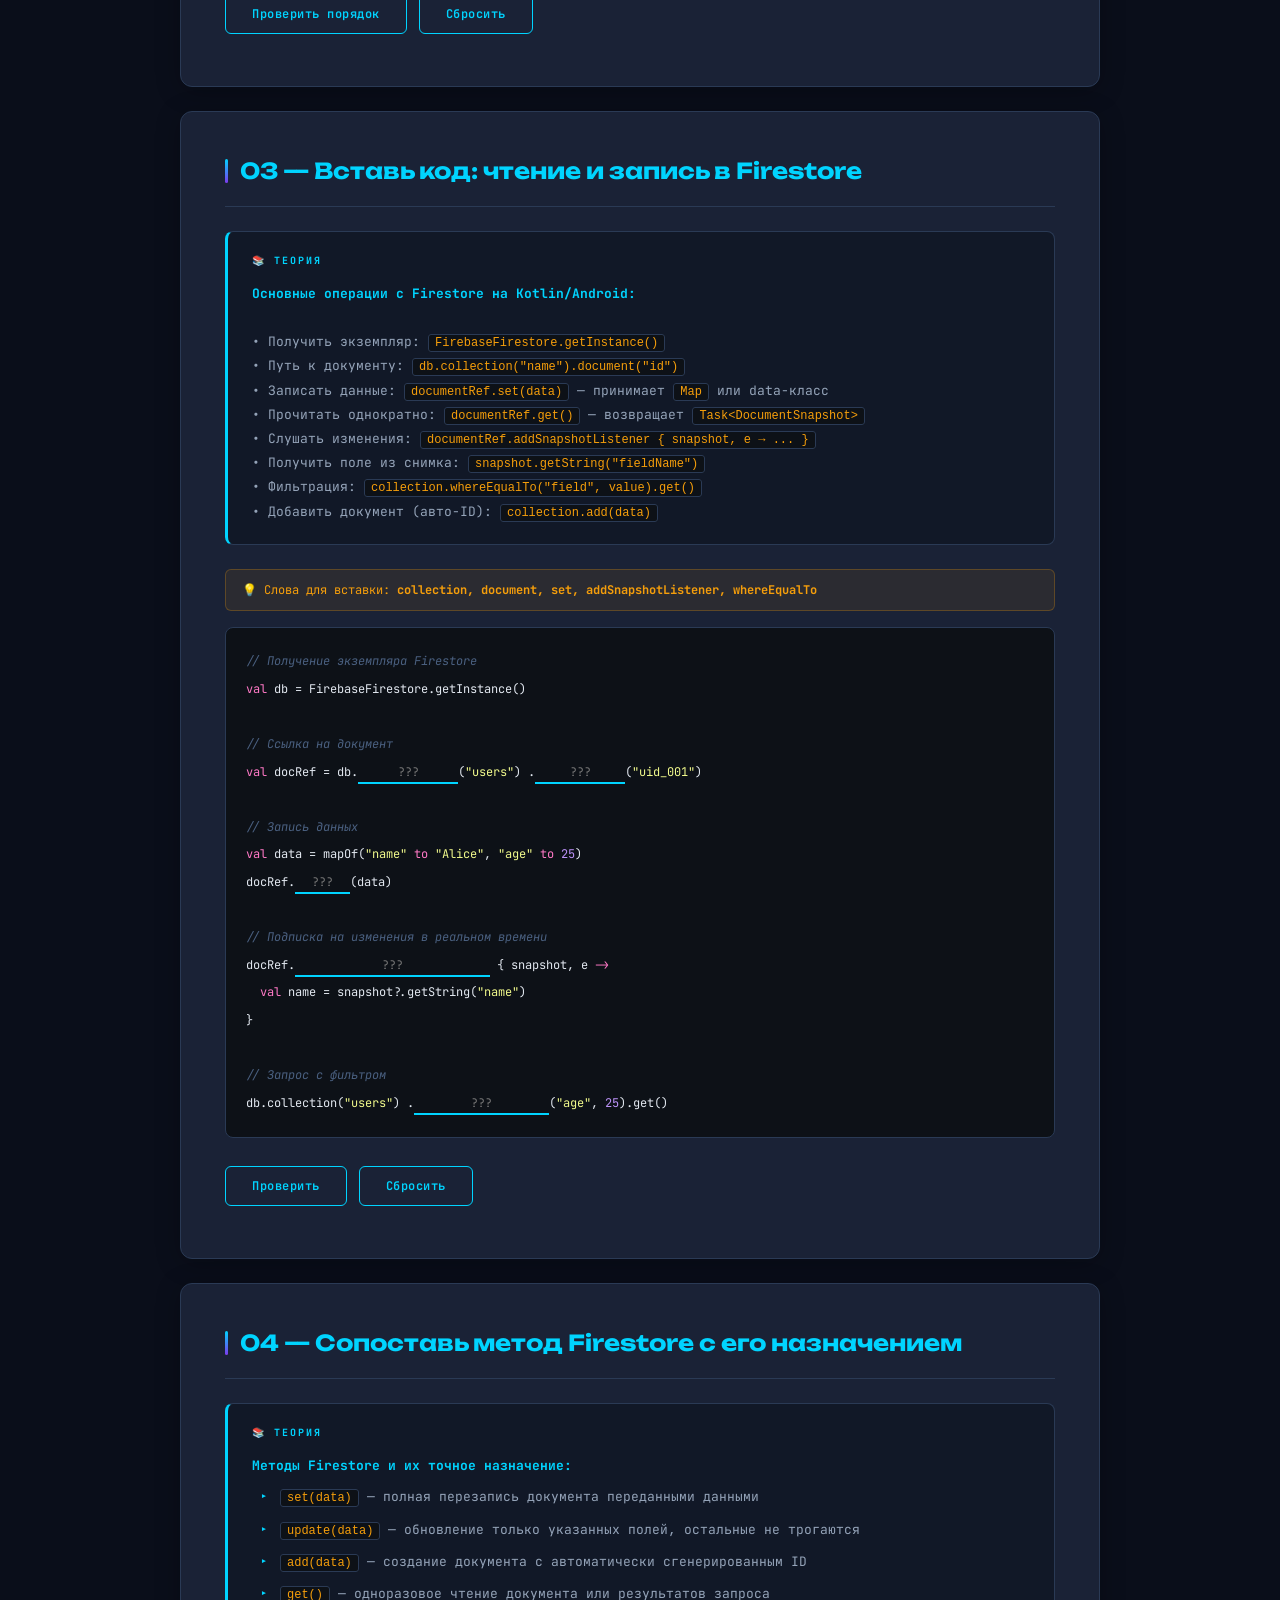
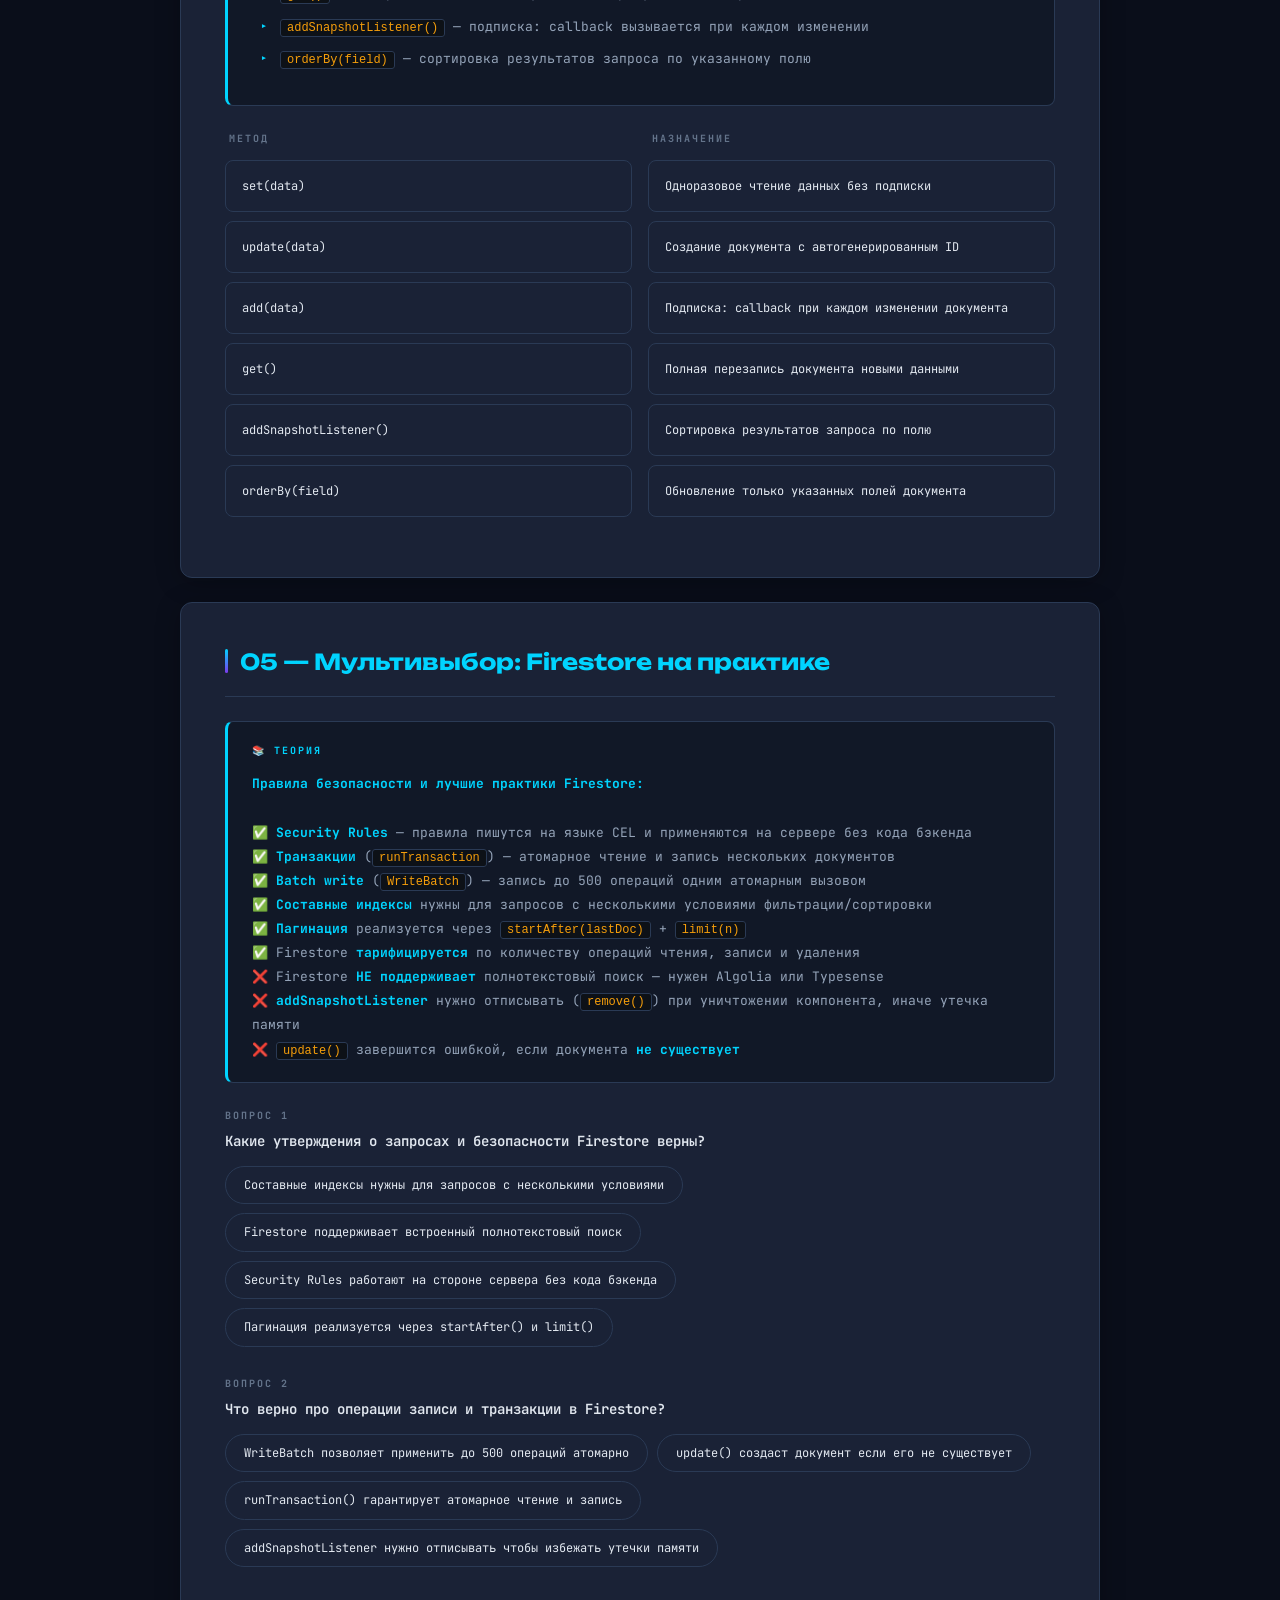
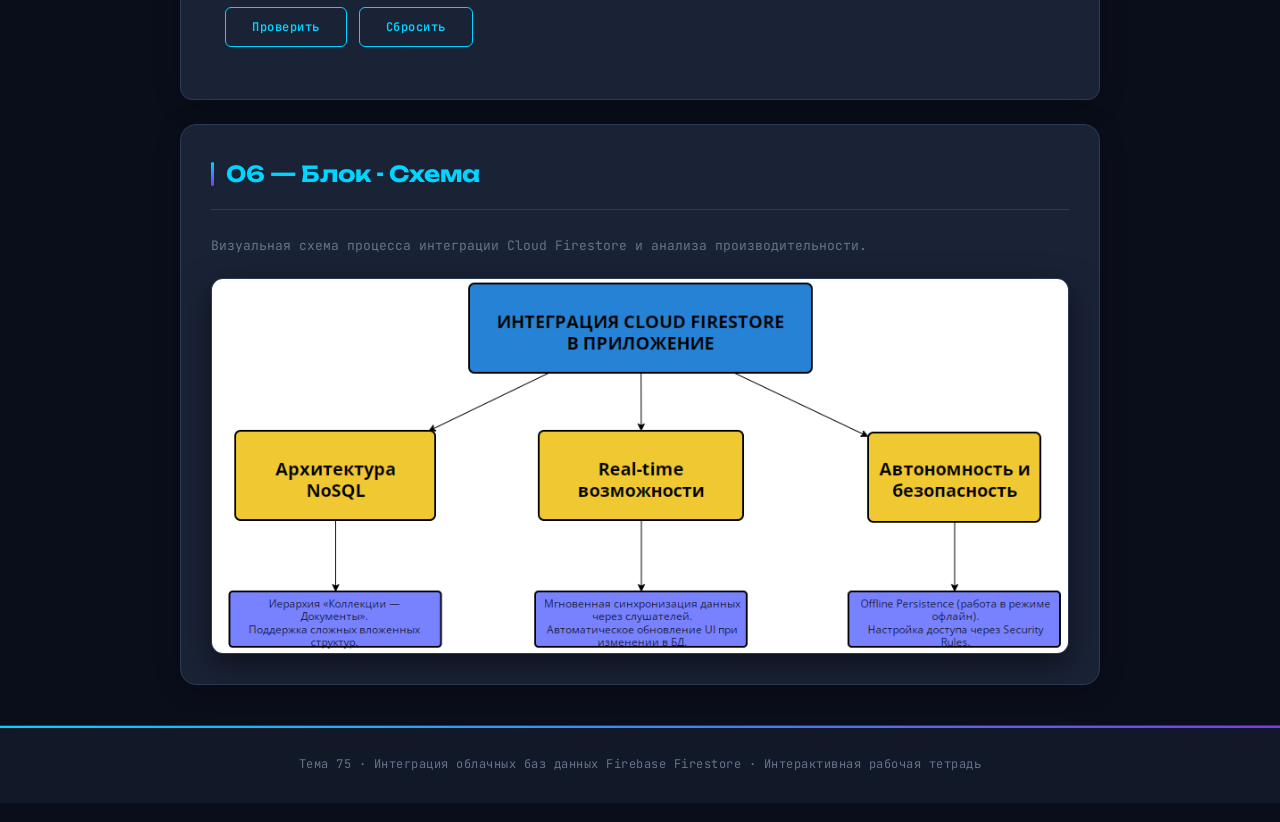
<file: tema/tema5.html>
<!DOCTYPE html>
<html lang="ru">
<head>
<meta charset="UTF-8">
<meta name="viewport" content="width=device-width, initial-scale=1.0">
<title>Тема 75 — Интеграция Firebase Firestore</title>
<link href="https://fonts.googleapis.com/css2?family=JetBrains+Mono:wght@400;600;700&family=Unbounded:wght@400;700;900&display=swap" rel="stylesheet">
<style>
  :root {
    --bg:      #0a0e1a;
    --surface: #111827;
    --card:    #1a2236;
    --border:  #2a3a55;
    --accent:  #00d4ff;
    --accent2: #7c3aed;
    --accent3: #10b981;
    --danger:  #ef4444;
    --warn:    #f59e0b;
    --text:    #e2e8f0;
    --muted:   #64748b;
    --code-bg: #0d1117;
    --grid-color: rgba(0,212,255,0.03);
    --hover-bg:   rgba(0,212,255,0.05);
    --text-body:  #94a3b8;
    --shadow:     rgba(0,0,0,0.25);
  }
  body.light {
    --bg:      #f0f4ff;
    --surface: #ffffff;
    --card:    #f8faff;
    --border:  #dde3f5;
    --accent:  #4f6ef7;
    --accent2: #7c3aed;
    --accent3: #10b981;
    --danger:  #ef4444;
    --warn:    #f59e0b;
    --text:    #1a2236;
    --muted:   #6b7a99;
    --code-bg: #eef1fb;
    --grid-color: rgba(79,110,247,0.05);
    --hover-bg:   rgba(79,110,247,0.05);
    --text-body:  #3a4a6b;
    --shadow:     rgba(79,110,247,0.08);
  }
  body.light::before {
    background-image:
      linear-gradient(var(--grid-color) 1px, transparent 1px),
      linear-gradient(90deg, var(--grid-color) 1px, transparent 1px);
  }
  body.light section p, body.light ul li { color: var(--text-body); }
  body.light input[type="text"] { background: #ffffff; color: var(--text); }
  body.light input[type="text"]:focus { box-shadow: 0 0 0 3px rgba(79,110,247,0.12); }
  body.light nav a:hover { background: var(--hover-bg); }
  body.light button:hover { background: rgba(79,110,247,0.08); box-shadow: 0 4px 16px rgba(79,110,247,0.2); }
  body.light section { box-shadow: 0 4px 24px var(--shadow); }

  .theme-toggle {
    position: fixed; bottom: 28px; right: 28px; z-index: 999;
    width: 52px; height: 52px; border-radius: 50%;
    border: 2px solid var(--accent); background: var(--card); color: var(--accent);
    font-size: 22px; cursor: pointer; display: flex; align-items: center; justify-content: center;
    box-shadow: 0 4px 20px rgba(0,0,0,0.3);
    transition: transform 0.3s ease, box-shadow 0.3s ease, background 0.3s ease;
    padding: 0; margin: 0; letter-spacing: 0; line-height: 1;
  }
  .theme-toggle:hover {
    transform: translateY(-3px) scale(1.1);
    box-shadow: 0 8px 28px rgba(0,0,0,0.3), 0 0 16px rgba(0,212,255,0.3);
    background: var(--card);
  }
  body.light .theme-toggle:hover { box-shadow: 0 8px 28px rgba(79,110,247,0.2), 0 0 16px rgba(79,110,247,0.2); }

  * { box-sizing: border-box; margin: 0; padding: 0; }
  body {
    background: var(--bg); color: var(--text);
    font-family: 'JetBrains Mono', monospace;
    min-height: 100vh; overflow-x: hidden; line-height: 1.7;
    transition: background 0.35s ease, color 0.35s ease;
  }
  body::before {
    content: ''; position: fixed; inset: 0;
    background-image: linear-gradient(var(--grid-color) 1px, transparent 1px), linear-gradient(90deg, var(--grid-color) 1px, transparent 1px);
    background-size: 40px 40px; pointer-events: none; z-index: 0;
    transition: background-image 0.35s ease;
  }

  @keyframes fadeIn { from { opacity: 0; transform: translateY(10px); } to { opacity: 1; transform: translateY(0); } }
  @keyframes slideUp { from { opacity: 0; transform: translateY(20px); } to { opacity: 1; transform: translateY(0); } }

  header {
    position: relative; z-index: 1;
    padding: 52px 32px 38px;
    border-bottom: 1px solid var(--border);
    background: linear-gradient(180deg, var(--hover-bg) 0%, transparent 100%);
    text-align: center;
    transition: background 0.35s ease, border-color 0.35s ease;
  }
  header::before {
    content: ''; position: absolute; top: 0; left: 0; right: 0; height: 3px;
    background: linear-gradient(90deg, var(--accent), var(--accent2));
  }
  header h1 {
    font-family: 'Unbounded', sans-serif;
    font-size: clamp(22px, 4vw, 38px); font-weight: 900; line-height: 1.2;
    background: linear-gradient(135deg, var(--accent), var(--accent2));
    -webkit-background-clip: text; -webkit-text-fill-color: transparent; background-clip: text;
    margin-bottom: 12px;
  }
  header h2 { font-size: clamp(13px, 2vw, 17px); font-weight: 400; color: var(--muted); margin-bottom: 14px; }
  header p  { font-size: 12px; color: var(--muted); margin: 4px 0; letter-spacing: 0.5px; opacity: 0.85; }

  .topic-badge {
    display: inline-block; background: var(--accent2); color: #fff;
    font-size: 11px; font-weight: 700; letter-spacing: 2px; padding: 4px 12px;
    border-radius: 2px; margin-bottom: 16px;
  }
  .progress-wrap  { display: flex; align-items: center; gap: 16px; justify-content: center; margin-top: 22px; flex-wrap: wrap; }
  .progress-bar   { width: 320px; height: 5px; background: var(--border); border-radius: 3px; overflow: hidden; }
  .progress-fill  { height: 100%; background: linear-gradient(90deg, var(--accent), var(--accent2)); width: 0%; transition: width 0.5s ease; border-radius: 3px; }
  .progress-label { font-size: 12px; color: var(--muted); }
  .score-badge {
    background: var(--card); border: 1px solid var(--border); border-radius: 20px;
    padding: 6px 18px; font-size: 12px; color: var(--muted); display: inline-flex; gap: 6px; align-items: center;
  }
  .score-badge b { color: var(--accent); font-size: 15px; }

  nav {
    position: sticky; top: 0; z-index: 100;
    background: var(--surface); border-bottom: 1px solid var(--border);
    display: flex; flex-wrap: wrap; justify-content: center;
    box-shadow: 0 2px 20px rgba(0,0,0,0.2);
    transition: background 0.35s ease, border-color 0.35s ease;
  }
  nav a {
    color: var(--muted); text-decoration: none; padding: 14px 22px;
    font-size: 12px; font-weight: 600; display: inline-flex; align-items: center; gap: 7px;
    border-bottom: 2px solid transparent; transition: all 0.2s; white-space: nowrap; letter-spacing: 0.5px;
  }
  nav a:hover { color: var(--accent); border-bottom-color: var(--accent); background: var(--hover-bg); }
  .nav-dot { width: 7px; height: 7px; border-radius: 50%; background: var(--accent3); opacity: 0; transition: opacity 0.3s; flex-shrink: 0; }
  nav a.done .nav-dot { opacity: 1; }

  section {
    position: relative; z-index: 1;
    background: var(--card); border: 1px solid var(--border);
    margin: 24px auto; padding: 40px 44px; max-width: 920px; border-radius: 12px;
    animation: slideUp 0.4s ease both; box-shadow: 0 4px 24px rgba(0,0,0,0.25);
    transition: background 0.35s ease, border-color 0.35s ease, box-shadow 0.35s ease;
  }
  section h2 {
    font-family: 'Unbounded', sans-serif;
    font-size: clamp(16px, 2.5vw, 22px); font-weight: 700;
    color: var(--accent); margin-bottom: 24px; padding-bottom: 16px;
    border-bottom: 1px solid var(--border); display: flex; align-items: center; gap: 12px;
    transition: color 0.35s ease;
  }
  section h2::before {
    content: ''; display: inline-block; width: 3px; height: 24px;
    background: linear-gradient(180deg, var(--accent), var(--accent2)); border-radius: 2px; flex-shrink: 0;
  }
  section h3 {
    color: var(--accent); font-size: 13px; font-weight: 700;
    margin-top: 28px; margin-bottom: 12px;
    padding-left: 14px; border-left: 3px solid var(--warn);
    letter-spacing: 0.3px; opacity: 0.9; transition: color 0.35s ease;
  }
  section p { margin-bottom: 14px; font-size: 13px; line-height: 1.9; color: var(--text-body); text-align: justify; transition: color 0.35s ease; }

  ul { margin: 14px 0 14px 8px; list-style: none; }
  ul li { margin-bottom: 10px; font-size: 13px; line-height: 1.7; color: var(--text-body); padding-left: 20px; position: relative; transition: color 0.35s ease; }
  ul li::before { content: "▸"; color: var(--accent); font-weight: bold; position: absolute; left: 0; }

  /* ТЕОРИЯ */
  .theory-box {
    background: var(--surface); border: 1px solid var(--border); border-left: 3px solid var(--accent);
    border-radius: 8px; padding: 20px 24px; margin-bottom: 24px;
    font-size: 13px; line-height: 1.85; color: var(--text-body);
    transition: background 0.35s ease;
  }
  .theory-label { display: block; font-size: 10px; letter-spacing: 2px; color: var(--accent); font-weight: 700; margin-bottom: 12px; }
  .theory-box strong { color: var(--accent); }
  .theory-box code {
    background: var(--code-bg); border: 1px solid var(--border); border-radius: 3px;
    padding: 1px 6px; font-size: 12px; color: var(--warn);
  }

  /* КОД */
  .code-fill {
    background: var(--code-bg); border: 1px solid var(--border); border-radius: 8px;
    padding: 20px; font-size: 12px; line-height: 2.3; overflow-x: auto; margin: 16px 0;
    font-family: 'JetBrains Mono', monospace;
  }
  .code-fill .kw   { color: #ff79c6; }
  .code-fill .str  { color: #f1fa8c; }
  .code-fill .cmt  { color: #4a6080; font-style: italic; }
  .code-fill .prop { color: var(--accent); }
  .code-fill .val  { color: var(--accent3); }
  .code-fill .num  { color: #bd93f9; }

  .fill-blank {
    display: inline-block; border: none; border-bottom: 2px solid var(--accent);
    background: transparent; color: var(--warn);
    font-family: 'JetBrains Mono', monospace; font-size: 12px;
    padding: 0 4px 2px; outline: none; text-align: center; transition: border-color 0.2s;
  }
  .fill-blank:focus   { border-bottom-color: var(--accent2); }
  .fill-blank.correct { border-bottom-color: var(--accent3); color: var(--accent3); }
  .fill-blank.wrong   { border-bottom-color: var(--danger);  color: var(--danger); }

  .hint-strip {
    background: rgba(245,158,11,0.08); border: 1px solid rgba(245,158,11,0.25);
    border-radius: 6px; padding: 10px 16px; font-size: 12px; color: var(--warn); margin-bottom: 16px;
  }

  /* КВИЗ */
  .q-block { margin-bottom: 28px; }
  .q-num   { font-size: 10px; letter-spacing: 2px; color: var(--muted); font-weight: 700; margin-bottom: 6px; }
  .q-text  { font-size: 14px; font-weight: 600; margin-bottom: 12px; color: var(--text); line-height: 1.6; }
  .quiz-options { display: flex; flex-direction: column; gap: 9px; }
  .quiz-opt {
    background: var(--card); border: 1px solid var(--border); border-radius: 8px;
    padding: 13px 18px; cursor: pointer;
    font-family: 'JetBrains Mono', monospace; font-size: 13px; color: var(--text);
    text-align: left; transition: all 0.2s; display: flex; align-items: center; gap: 12px; margin: 0;
  }
  .quiz-opt:hover:not(:disabled) { border-color: var(--accent); background: var(--hover-bg); }
  .quiz-opt:disabled { cursor: default; transform: none; box-shadow: none; }
  .quiz-opt.correct { border-color: var(--accent3); background: rgba(16,185,129,0.1); color: var(--accent3); }
  .quiz-opt.wrong   { border-color: var(--danger);  background: rgba(239,68,68,0.1);  color: var(--danger); }
  .opt-label {
    width: 26px; height: 26px; border: 1px solid var(--border); border-radius: 4px;
    display: flex; align-items: center; justify-content: center; font-size: 11px; font-weight: 700; flex-shrink: 0;
  }

  /* СОРТИРОВКА */
  .sort-list { display: flex; flex-direction: column; gap: 9px; margin: 16px 0; }
  .sort-item {
    background: var(--card); border: 1px solid var(--border); border-radius: 8px;
    padding: 13px 18px; cursor: grab; display: flex; align-items: center; gap: 14px;
    font-size: 13px; user-select: none; transition: all 0.2s;
  }
  .sort-item:hover { border-color: var(--accent); }
  .sort-item.dragging { opacity: 0.4; }
  .sort-handle { color: var(--muted); font-size: 18px; flex-shrink: 0; }
  .sort-num {
    width: 26px; height: 26px; background: var(--border); border-radius: 4px;
    display: flex; align-items: center; justify-content: center; font-size: 11px; font-weight: 700; flex-shrink: 0;
  }
  .sort-item.correct-pos { border-color: var(--accent3); background: rgba(16,185,129,0.07); }
  .sort-item.correct-pos .sort-num { background: var(--accent3); color: #0a0e1a; }
  .sort-item.wrong-pos   { border-color: var(--danger); }
  .sort-item.wrong-pos .sort-num   { background: var(--danger); color: #fff; }
  .sort-tag { color: var(--accent); font-weight: 700; }

  /* СОПОСТАВЛЕНИЕ */
  .match-grid { display: grid; grid-template-columns: 1fr 1fr; gap: 16px; margin: 20px 0; }
  .match-col  { display: flex; flex-direction: column; gap: 9px; }
  .match-col-title { font-size: 10px; letter-spacing: 2px; color: var(--muted); font-weight: 700; padding-left: 4px; margin-bottom: 4px; }
  .match-item {
    background: var(--card); border: 1px solid var(--border); border-radius: 8px;
    padding: 13px 16px; font-size: 12px; cursor: pointer; transition: all 0.2s;
    min-height: 52px; display: flex; align-items: center; line-height: 1.5;
  }
  .match-item:hover:not(.matched) { border-color: var(--accent); background: var(--hover-bg); }
  .match-item.selected    { border-color: var(--accent); background: rgba(0,212,255,0.08); }
  .match-item.matched     { border-color: var(--accent3); background: rgba(16,185,129,0.08); cursor: default; color: #6ee7b7; }
  .match-item.wrong-match { border-color: var(--danger);  background: rgba(239,68,68,0.08); }

  /* МУЛЬТИВЫБОР */
  .chips { display: flex; flex-wrap: wrap; gap: 9px; margin: 14px 0; }
  .chip {
    background: var(--card); border: 1px solid var(--border); border-radius: 20px;
    padding: 8px 18px; font-size: 12px; cursor: pointer; transition: all 0.2s;
  }
  .chip:hover { border-color: var(--accent); }
  .chip.selected       { background: rgba(0,212,255,0.1); border-color: var(--accent); color: var(--accent); }
  .chip.correct        { border-color: var(--accent3); background: rgba(16,185,129,0.1); color: var(--accent3); }
  .chip.missed         { border-color: rgba(16,185,129,0.4); color: var(--accent3); }
  .chip.wrong-selected { border-color: var(--danger); background: rgba(239,68,68,0.1); color: var(--danger); }

  /* КНОПКИ */
  button {
    background: transparent; border: 1px solid var(--accent); color: var(--accent);
    font-family: 'JetBrains Mono', monospace; font-size: 12px; font-weight: 600;
    padding: 11px 26px; border-radius: 6px; cursor: pointer;
    transition: all 0.2s; letter-spacing: 0.5px; margin: 12px 0;
  }
  button:hover { background: var(--hover-bg); transform: translateY(-2px); box-shadow: 0 4px 16px rgba(0,212,255,0.2); }
  button:active { transform: translateY(0); }
  .btn-row { display: flex; gap: 12px; flex-wrap: wrap; margin-top: 4px; }

  /* РЕЗУЛЬТАТ */
  .result-box {
    margin-top: 14px; padding: 14px 18px; border-radius: 8px;
    font-size: 13px; font-weight: 600; min-height: 20px;
    transition: all 0.3s ease; display: none;
  }
  .result-box.show    { display: block; animation: fadeIn 0.3s ease; }
  .result-box.success { background: rgba(16,185,129,0.1); border: 1px solid var(--accent3); color: var(--accent3); }
  .result-box.error   { background: rgba(239,68,68,0.1);  border: 1px solid var(--danger);  color: var(--danger); }
  .result-box.info    { background: rgba(0,212,255,0.08); border: 1px solid var(--accent);  color: var(--accent); }

  footer {
    position: relative; z-index: 1; background: var(--surface); border-top: 1px solid var(--border);
    color: var(--muted); text-align: center; padding: 28px; margin-top: 40px;
    font-size: 12px; letter-spacing: 0.5px; transition: background 0.35s ease;
  }
  footer::before {
    content: ''; position: absolute; top: 0; left: 0; right: 0; height: 2px;
    background: linear-gradient(90deg, var(--accent), var(--accent2));
  }
  footer p { margin: 0; }

  .back-link {
    position: relative; z-index: 2;
    display: inline-flex; align-items: center; gap: 8px;
    margin: 16px 24px;
    padding: 8px 18px;
    font-family: 'JetBrains Mono', monospace;
    font-size: 12px; font-weight: 600; letter-spacing: 0.5px;
    color: var(--muted);
    background: var(--card);
    border: 1px solid var(--border);
    border-radius: 6px;
    text-decoration: none;
    transition: all 0.2s;
  }
  .back-link:hover {
    color: var(--accent);
    border-color: var(--accent);
    background: var(--hover-bg);
  }

  @media (max-width: 768px) {
    header  { padding: 32px 20px; }
    section { padding: 24px 20px; margin: 14px 10px; }
    nav { flex-direction: column; }
    nav a { text-align: center; border-bottom: 1px solid var(--border); }
    .match-grid { grid-template-columns: 1fr; }
    .theme-toggle { bottom: 18px; right: 18px; width: 46px; height: 46px; font-size: 19px; }
  }
  @media (max-width: 480px) {
    section { padding: 18px 14px; margin: 10px 6px; }
    button  { padding: 10px 18px; }
  }
</style>
</head>
<body>
<a class="back-link" href="../index.html"

>← Вернуться к рабочей тетради</a>
  <button class="theme-toggle" id="themeBtn"
  onclick="document.body.classList.toggle('light');
           this.textContent=document.body.classList.contains('light')?'🌙':'☀️'">
  ☀️
</button>

<button class="theme-toggle" id="themeBtn"
  onclick="document.body.classList.toggle('light');document.getElementById('themeBtn').textContent=document.body.classList.contains('light')?'🌙':'☀️'"
  title="Сменить тему">☀️</button>

<header>
  <div class="topic-badge">ТЕМА 75</div>
  <h1>Интеграция облачных баз данных<br>Firebase Firestore</h1>
  <h2>5 интерактивных заданий — теория + проверка знаний</h2>
  <p>Изучай теорию в каждом задании, затем проверяй себя</p>
  <div class="progress-wrap">
    <div class="progress-bar"><div class="progress-fill" id="progFill"></div></div>
    <div class="progress-label" id="progText">0 / 5 заданий</div>
    <div class="score-badge">Очки: <b id="scoreEl">0</b></div>
  </div>
</header>

<nav>
  <a href="#t1" id="nav1">01 Квиз<span class="nav-dot"></span></a>
  <a href="#t2" id="nav2">02 Сортировка<span class="nav-dot"></span></a>
  <a href="#t3" id="nav3">03 Вставь код<span class="nav-dot"></span></a>
  <a href="#t4" id="nav4">04 Сопоставление<span class="nav-dot"></span></a>
  <a href="#t5" id="nav5">05 Мультивыбор<span class="nav-dot"></span></a>
  <a href="#t6" id="nav6">06 Блок - Схема<span class="nav-dot"></span></a>
</nav>

<!-- ===== 01 КВИЗ ===== -->
<section id="t1">
  <h2>01 — Квиз: принципы работы Firestore</h2>

  <div class="theory-box">
    <span class="theory-label">📚 ТЕОРИЯ</span>
    <strong>Cloud Firestore</strong> — облачная документно-ориентированная база данных от Google, разработанная для масштабируемых мобильных и веб-приложений.<br><br>
    <strong>Ключевые возможности Firestore:</strong>
    <ul style="margin-top:8px">
      <li><strong>Реальное время</strong> — слушатели (<code>addSnapshotListener</code>) получают обновления мгновенно при изменении данных</li>
      <li><strong>Офлайн-поддержка</strong> — SDK кэширует данные локально, приложение работает без сети</li>
      <li><strong>Масштабируемость</strong> — автоматически масштабируется под любую нагрузку</li>
      <li><strong>Безопасность</strong> — Firebase Security Rules контролируют доступ на уровне документа</li>
    </ul>
    <br>
    <strong>Типы запросов Firestore:</strong><br>
    • <code>get()</code> — одноразовое чтение документа или коллекции<br>
    • <code>addSnapshotListener()</code> — подписка на изменения в реальном времени<br>
    • <code>whereEqualTo()</code>, <code>whereLessThan()</code>, <code>orderBy()</code>, <code>limit()</code> — фильтрация и сортировка
  </div>

  <div id="q1wrap"></div>
  <div class="result-box" id="r1"></div>
  <div class="btn-row">
    <button onclick="checkQ1()">Проверить ответы</button>
    <button onclick="resetQ1()">Сбросить</button>
  </div>
</section>

<!-- ===== 02 СОРТИРОВКА ===== -->
<section id="t2">
  <h2>02 — Сортировка: операции записи в Firestore</h2>

  <div class="theory-box">
    <span class="theory-label">📚 ТЕОРИЯ</span>
    <strong>Операции записи в Firestore и их поведение:</strong><br><br>
    <strong>set()</strong> — полностью перезаписывает документ. Если документа нет — создаёт. Все поля, не указанные в вызове, <strong>удаляются</strong>.<br><br>
    <strong>set() + merge:true</strong> — как <code>set()</code>, но существующие поля, которые не указаны, <strong>сохраняются</strong> (слияние).<br><br>
    <strong>update()</strong> — обновляет только указанные поля. Документ должен <strong>существовать</strong> заранее, иначе ошибка.<br><br>
    <strong>add()</strong> — создаёт новый документ с <strong>автогенерированным</strong> ID в коллекции.<br><br>
    <strong>delete()</strong> — удаляет весь документ целиком.<br><br>
    <strong>FieldValue.delete()</strong> — удаляет конкретное <strong>поле</strong> внутри документа при вызове <code>update()</code>.
  </div>

  <p style="font-size:13px;color:var(--muted);margin-bottom:8px">Расставь операции от «создания» к «удалению» в логическом порядке их применения в жизненном цикле документа:</p>

  <div class="sort-list" id="sl2">
    <div class="sort-item" draggable="true" data-v="s3">
      <span class="sort-handle">⠿</span><span class="sort-num">?</span>
      <div><span class="sort-tag">update()</span> — обновить отдельные поля существующего документа</div>
    </div>
    <div class="sort-item" draggable="true" data-v="s1">
      <span class="sort-handle">⠿</span><span class="sort-num">?</span>
      <div><span class="sort-tag">add()</span> — создать документ с автогенерированным ID</div>
    </div>
    <div class="sort-item" draggable="true" data-v="s5">
      <span class="sort-handle">⠿</span><span class="sort-num">?</span>
      <div><span class="sort-tag">delete()</span> — удалить документ полностью</div>
    </div>
    <div class="sort-item" draggable="true" data-v="s4">
      <span class="sort-handle">⠿</span><span class="sort-num">?</span>
      <div><span class="sort-tag">FieldValue.delete()</span> — удалить конкретное поле документа</div>
    </div>
    <div class="sort-item" draggable="true" data-v="s2">
      <span class="sort-handle">⠿</span><span class="sort-num">?</span>
      <div><span class="sort-tag">set()</span> — записать или полностью перезаписать документ</div>
    </div>
  </div>

  <div class="result-box" id="r2"></div>
  <div class="btn-row">
    <button onclick="checkSort2()">Проверить порядок</button>
    <button onclick="resetSort2()">Сбросить</button>
  </div>
</section>

<!-- ===== 03 ВСТАВЬ КОД ===== -->
<section id="t3">
  <h2>03 — Вставь код: чтение и запись в Firestore</h2>

  <div class="theory-box">
    <span class="theory-label">📚 ТЕОРИЯ</span>
    <strong>Основные операции с Firestore на Kotlin/Android:</strong><br><br>
    • Получить экземпляр: <code>FirebaseFirestore.getInstance()</code><br>
    • Путь к документу: <code>db.collection("name").document("id")</code><br>
    • Записать данные: <code>documentRef.set(data)</code> — принимает <code>Map</code> или data-класс<br>
    • Прочитать однократно: <code>documentRef.get()</code> — возвращает <code>Task&lt;DocumentSnapshot&gt;</code><br>
    • Слушать изменения: <code>documentRef.addSnapshotListener { snapshot, e → ... }</code><br>
    • Получить поле из снимка: <code>snapshot.getString("fieldName")</code><br>
    • Фильтрация: <code>collection.whereEqualTo("field", value).get()</code><br>
    • Добавить документ (авто-ID): <code>collection.add(data)</code>
  </div>

  <div class="hint-strip">💡 Слова для вставки: <strong>collection, document, set, addSnapshotListener, whereEqualTo</strong></div>

  <div class="code-fill">
    <div><span class="cmt">// Получение экземпляра Firestore</span></div>
    <div><span class="kw">val</span> db = FirebaseFirestore.getInstance()</div>
    <br>
    <div><span class="cmt">// Ссылка на документ</span></div>
    <div><span class="kw">val</span> docRef = db.<input class="fill-blank" id="b1" placeholder="???" style="width:100px">(<span class="str">"users"</span>)
      .<input class="fill-blank" id="b2" placeholder="???" style="width:90px">(<span class="str">"uid_001"</span>)</div>
    <br>
    <div><span class="cmt">// Запись данных</span></div>
    <div><span class="kw">val</span> data = mapOf(<span class="str">"name"</span> <span class="kw">to</span> <span class="str">"Alice"</span>, <span class="str">"age"</span> <span class="kw">to</span> <span class="num">25</span>)</div>
    <div>docRef.<input class="fill-blank" id="b3" placeholder="???" style="width:55px">(data)</div>
    <br>
    <div><span class="cmt">// Подписка на изменения в реальном времени</span></div>
    <div>docRef.<input class="fill-blank" id="b4" placeholder="???" style="width:195px"> { snapshot, e <span class="kw">-></span></div>
    <div>&nbsp;&nbsp;<span class="kw">val</span> name = snapshot?.getString(<span class="str">"name"</span>)</div>
    <div>}</div>
    <br>
    <div><span class="cmt">// Запрос с фильтром</span></div>
    <div>db.collection(<span class="str">"users"</span>)
      .<input class="fill-blank" id="b5" placeholder="???" style="width:135px">(<span class="str">"age"</span>, <span class="num">25</span>).get()</div>
  </div>

  <div class="result-box" id="r3"></div>
  <div class="btn-row">
    <button onclick="checkFill3()">Проверить</button>
    <button onclick="resetFill3()">Сбросить</button>
  </div>
</section>

<!-- ===== 04 СОПОСТАВЛЕНИЕ ===== -->
<section id="t4">
  <h2>04 — Сопоставь метод Firestore с его назначением</h2>

  <div class="theory-box">
    <span class="theory-label">📚 ТЕОРИЯ</span>
    <strong>Методы Firestore и их точное назначение:</strong>
    <ul style="margin-top:8px">
      <li><code>set(data)</code> — полная перезапись документа переданными данными</li>
      <li><code>update(data)</code> — обновление только указанных полей, остальные не трогаются</li>
      <li><code>add(data)</code> — создание документа с автоматически сгенерированным ID</li>
      <li><code>get()</code> — одноразовое чтение документа или результатов запроса</li>
      <li><code>addSnapshotListener()</code> — подписка: callback вызывается при каждом изменении</li>
      <li><code>orderBy(field)</code> — сортировка результатов запроса по указанному полю</li>
    </ul>
  </div>

  <div class="match-grid">
    <div class="match-col">
      <div class="match-col-title">МЕТОД</div>
      <div class="match-item" onclick="mClick(this,'set')"      data-k="set">set(data)</div>
      <div class="match-item" onclick="mClick(this,'update')"   data-k="update">update(data)</div>
      <div class="match-item" onclick="mClick(this,'add')"      data-k="add">add(data)</div>
      <div class="match-item" onclick="mClick(this,'get')"      data-k="get">get()</div>
      <div class="match-item" onclick="mClick(this,'snap')"     data-k="snap">addSnapshotListener()</div>
      <div class="match-item" onclick="mClick(this,'orderby')"  data-k="orderby">orderBy(field)</div>
    </div>
    <div class="match-col">
      <div class="match-col-title">НАЗНАЧЕНИЕ</div>
      <div class="match-item" onclick="mClick(this,'get')"      data-k="get">Одноразовое чтение данных без подписки</div>
      <div class="match-item" onclick="mClick(this,'add')"      data-k="add">Создание документа с автогенерированным ID</div>
      <div class="match-item" onclick="mClick(this,'snap')"     data-k="snap">Подписка: callback при каждом изменении документа</div>
      <div class="match-item" onclick="mClick(this,'set')"      data-k="set">Полная перезапись документа новыми данными</div>
      <div class="match-item" onclick="mClick(this,'orderby')"  data-k="orderby">Сортировка результатов запроса по полю</div>
      <div class="match-item" onclick="mClick(this,'update')"   data-k="update">Обновление только указанных полей документа</div>
    </div>
  </div>

  <div class="result-box" id="r4"></div>
</section>

<!-- ===== 05 МУЛЬТИВЫБОР ===== -->
<section id="t5">
  <h2>05 — Мультивыбор: Firestore на практике</h2>

  <div class="theory-box">
    <span class="theory-label">📚 ТЕОРИЯ</span>
    <strong>Правила безопасности и лучшие практики Firestore:</strong><br><br>
    ✅ <strong>Security Rules</strong> — правила пишутся на языке CEL и применяются на сервере без кода бэкенда<br>
    ✅ <strong>Транзакции</strong> (<code>runTransaction</code>) — атомарное чтение и запись нескольких документов<br>
    ✅ <strong>Batch write</strong> (<code>WriteBatch</code>) — запись до 500 операций одним атомарным вызовом<br>
    ✅ <strong>Составные индексы</strong> нужны для запросов с несколькими условиями фильтрации/сортировки<br>
    ✅ <strong>Пагинация</strong> реализуется через <code>startAfter(lastDoc)</code> + <code>limit(n)</code><br>
    ✅ Firestore <strong>тарифицируется</strong> по количеству операций чтения, записи и удаления<br>
    ❌ Firestore <strong>НЕ поддерживает</strong> полнотекстовый поиск — нужен Algolia или Typesense<br>
    ❌ <strong>addSnapshotListener</strong> нужно отписывать (<code>remove()</code>) при уничтожении компонента, иначе утечка памяти<br>
    ❌ <code>update()</code> завершится ошибкой, если документа <strong>не существует</strong>
  </div>

  <div id="mwrap"></div>
  <div class="result-box" id="r5"></div>
  <div class="btn-row">
    <button onclick="checkMulti5()">Проверить</button>
    <button onclick="resetMulti5()">Сбросить</button>
  </div>
</section>

<section id="t6" style="
    background: var(--card); 
    border: 1px solid var(--border); 
    border-radius: 16px; 
    padding: 30px; 
    margin-top: 20px; 
    overflow: hidden;
">
  <h2 style="font-family: 'Unbounded', sans-serif; color: var(--accent); margin-top: 0;">06 — Блок - Схема</h2>
  <p style="color:var(--muted); font-size:13px; margin-bottom:20px">
    Визуальная схема процесса интеграции Cloud Firestore и анализа производительности.
  </p>

  <div class="task-panel" id="panel5" style="display: flex; flex-direction: column; align-items: center; width: 100%;">
    
    <img
        src="image5.png" 
        alt="Блок-схема Firestore"
        style="
            max-width: 100%; 
            height: auto; 
            display: block; 
            border-radius: 12px; 
            box-shadow: 0 10px 30px rgba(0,0,0,0.5);
            border: 1px solid var(--border);
        "
        onerror="this.style.display='none'; document.getElementById('schemaPlaceholder74').style.display='flex';"
    >

    <div id="schemaPlaceholder74" style="
        display: none; 
        flex-direction: column; 
        align-items: center; 
        padding: 40px; 
        border: 2px dashed var(--border); 
        border-radius: 12px; 
        color: var(--muted); 
        text-align: center;
        width: 100%;
        box-sizing: border-box;
    ">
        <div style="font-size: 50px; margin-bottom: 10px;">🖼️</div>
        <p>Файл не найден по адресу: <br><code style="color:var(--accent)">schemas/image5.png</code></p>
    </div>

  </div>
</section>

<script>
  // Логика для 6 раздела (если нужна динамика)
  document.addEventListener('DOMContentLoaded', () => {
    const schemaImg = document.querySelector('#panel5 img');
    if (schemaImg) {
      // Можно добавить анимацию появления при скролле
      schemaImg.style.transition = 'transform 0.5s ease';
      schemaImg.onmouseover = () => schemaImg.style.transform = 'scale(1.02)';
      schemaImg.onmouseout = () => schemaImg.style.transform = 'scale(1)';
    }
  });
</script>

<footer>
  <p>Тема 75 · Интеграция облачных баз данных Firebase Firestore · Интерактивная рабочая тетрадь</p>
</footer>

<script>
// =========== СОСТОЯНИЕ ===========
const ST = { done: [false,false,false,false,false], pts: [0,0,0,0,0] };

function sync() {
  const d = ST.done.filter(Boolean).length;
  const total = ST.pts.reduce((a,b)=>a+b,0);
  document.getElementById('progFill').style.width = (d/5*100)+'%';
  document.getElementById('progText').textContent = d + ' / 5 заданий';
  document.getElementById('scoreEl').textContent = total;
}
function complete(i, pts) {
  if (!ST.done[i]) {
    ST.done[i] = true; ST.pts[i] = pts;
    document.getElementById('nav'+(i+1)).classList.add('done');
    sync();
  }
}
function showResult(id, type, html) {
  const el = document.getElementById(id);
  el.className = 'result-box show ' + type;
  el.innerHTML = html;
}

// =========== 01 КВИЗ ===========
const Q1data = [
  {
    q: 'Какой метод Firestore используется для подписки на обновления данных в реальном времени?',
    opts: [
      'get()',
      'addSnapshotListener()',
      'addValueEventListener()',
      'observe()'
    ],
    ans: 1,
    exp: 'addSnapshotListener() — подписывает слушателя, который вызывается мгновенно при каждом изменении документа или коллекции. get() — только одноразовое чтение.'
  },
  {
    q: 'Что произойдёт при вызове set(data) на существующем документе Firestore?',
    opts: [
      'Только указанные поля обновятся, остальные сохранятся',
      'Документ будет полностью перезаписан переданными данными',
      'Метод вернёт ошибку, так как документ уже существует',
      'Создастся новый документ с автоматическим ID'
    ],
    ans: 1,
    exp: 'set() полностью перезаписывает документ. Поля, не указанные в вызове, будут удалены. Чтобы сохранить существующие поля, нужно использовать set(data, SetOptions.merge()) или update().'
  },
  {
    q: 'Как в Firestore реализовать атомарную запись сразу в несколько документов?',
    opts: [
      'Вызвать set() несколько раз подряд в цикле',
      'Использовать WriteBatch — пакетную запись до 500 операций',
      'Использовать addSnapshotListener() с флагом atomic',
      'Использовать метод multiSet()'
    ],
    ans: 1,
    exp: 'WriteBatch (db.batch()) позволяет собрать до 500 операций (set, update, delete) и применить их атомарно одним вызовом commit(). Если одна операция упадёт — откатятся все.'
  }
];
let q1ans = [];

function renderQ1() {
  q1ans = Array(Q1data.length).fill(null);
  const wrap = document.getElementById('q1wrap');
  wrap.innerHTML = '';
  Q1data.forEach((q, qi) => {
    const div = document.createElement('div');
    div.className = 'q-block';
    div.innerHTML = `<div class="q-num">ВОПРОС ${qi+1}</div><div class="q-text">${q.q}</div>`;
    const opts = document.createElement('div');
    opts.className = 'quiz-options';
    q.opts.forEach((o, oi) => {
      const btn = document.createElement('button');
      btn.className = 'quiz-opt';
      btn.innerHTML = `<span class="opt-label">${String.fromCharCode(65+oi)}</span>${o}`;
      btn.onclick = () => {
        if (q1ans[qi] !== null) return;
        q1ans[qi] = oi;
        opts.querySelectorAll('.quiz-opt').forEach((b, bi) => {
          b.disabled = true;
          if (bi === q.ans) b.classList.add('correct');
          else if (bi === oi) b.classList.add('wrong');
        });
      };
      opts.appendChild(btn);
    });
    div.appendChild(opts);
    wrap.appendChild(div);
  });
}
function checkQ1() {
  const right = q1ans.filter((a,i) => a === Q1data[i].ans).length;
  const pts = Math.round(right / Q1data.length * 20);
  const exps = Q1data.map(q => '• ' + q.exp).join('<br>');
  if (right === Q1data.length) {
    showResult('r1','success', `✅ Все ${Q1data.length} ответа верны! +${pts} очков<br><br>${exps}`);
    complete(0, pts);
  } else {
    showResult('r1','error', `❌ Верных: ${right}/${Q1data.length}. Разбор ответов:<br><br>${exps}`);
    if (right > 0) complete(0, pts);
  }
}
function resetQ1() { document.getElementById('r1').className='result-box'; renderQ1(); }
renderQ1();

// =========== 02 СОРТИРОВКА ===========
const sortOrder2 = ['s1','s2','s3','s4','s5'];
let ds2 = null;

function initSort2() {
  const list = document.getElementById('sl2');
  const items = [...list.children];
  for (let i = items.length-1; i > 0; i--) list.insertBefore(items[Math.floor(Math.random()*(i+1))], items[i]);
  list.querySelectorAll('.sort-item').forEach(item => {
    item.classList.remove('correct-pos','wrong-pos');
    item.querySelector('.sort-num').textContent = '?';
    item.ondragstart = () => { ds2 = item; item.classList.add('dragging'); };
    item.ondragend   = () => item.classList.remove('dragging');
    item.ondragover  = e => e.preventDefault();
    item.ondrop      = e => {
      e.preventDefault();
      if (ds2 && ds2 !== item) {
        const all = [...list.querySelectorAll('.sort-item')];
        all.indexOf(ds2) < all.indexOf(item) ? item.after(ds2) : item.before(ds2);
      }
    };
  });
}
function checkSort2() {
  const list = document.getElementById('sl2');
  const items = [...list.querySelectorAll('.sort-item')];
  let ok = 0;
  items.forEach((item, i) => {
    item.querySelector('.sort-num').textContent = i+1;
    item.classList.remove('correct-pos','wrong-pos');
    if (item.dataset.v === sortOrder2[i]) { item.classList.add('correct-pos'); ok++; }
    else item.classList.add('wrong-pos');
  });
  const pts = Math.round(ok/5*20);
  if (ok === 5) {
    showResult('r2','success','✅ Правильно! add() → set() → update() → FieldValue.delete() → delete(). +'+pts+' очков');
    complete(1, pts);
  } else {
    showResult('r2','error',`❌ Правильно: ${ok}/5. Верный порядок: add() → set() → update() → FieldValue.delete() → delete()`);
    if (ok > 0) complete(1, pts);
  }
}
function resetSort2() { document.getElementById('r2').className='result-box'; initSort2(); }
initSort2();

// =========== 03 ВСТАВЬ КОД ===========
const fillAns3 = {
  b1: 'collection',
  b2: 'document',
  b3: 'set',
  b4: 'addSnapshotListener',
  b5: 'whereEqualTo'
};
function checkFill3() {
  let ok = 0;
  Object.entries(fillAns3).forEach(([id, ans]) => {
    const el = document.getElementById(id);
    const v = el.value.trim().toLowerCase().replace(/['"()\s]/g,'');
    el.classList.remove('correct','wrong');
    if (v === ans.toLowerCase()) { el.classList.add('correct'); ok++; }
    else el.classList.add('wrong');
  });
  const pts = Math.round(ok/5*20);
  if (ok===5) {
    showResult('r3','success','✅ Все поля заполнены верно! +'+pts+' очков');
    complete(2,pts);
  } else {
    showResult('r3','error',`❌ Верно: ${ok}/5. Ответы: collection, document, set, addSnapshotListener, whereEqualTo`);
    if(ok>0) complete(2,pts);
  }
}
function resetFill3() {
  Object.keys(fillAns3).forEach(id => {
    const el=document.getElementById(id); el.value=''; el.classList.remove('correct','wrong');
  });
  document.getElementById('r3').className='result-box';
}

// =========== 04 СОПОСТАВЛЕНИЕ ===========
let mSel = null, mCount = 0;
function mClick(el, key) {
  if (el.classList.contains('matched')) return;
  if (!mSel) {
    document.querySelectorAll('.match-item').forEach(m => m.classList.remove('selected'));
    el.classList.add('selected'); mSel = el;
  } else {
    if (mSel === el) { el.classList.remove('selected'); mSel=null; return; }
    const sA = mSel.closest('.match-col').querySelector('.match-col-title').textContent;
    const sB = el.closest('.match-col').querySelector('.match-col-title').textContent;
    if (sA===sB) { mSel.classList.remove('selected'); el.classList.add('selected'); mSel=el; return; }
    if (mSel.dataset.k === el.dataset.k) {
      mSel.classList.remove('selected'); mSel.classList.add('matched');
      el.classList.add('matched'); mSel=null; mCount++;
      if (mCount===6) {
        showResult('r4','success','✅ Все 6 пар найдены! +20 очков 🎉');
        complete(3,20);
      }
    } else {
      mSel.classList.add('wrong-match'); el.classList.add('wrong-match');
      const a=mSel, b=el;
      setTimeout(()=>{ a.classList.remove('selected','wrong-match'); b.classList.remove('wrong-match'); mSel=null; },900);
    }
  }
}

// =========== 05 МУЛЬТИВЫБОР ===========
const M5data = [
  {
    q: 'Какие утверждения о запросах и безопасности Firestore верны?',
    opts: [
      { t:'Составные индексы нужны для запросов с несколькими условиями', ok:true },
      { t:'Firestore поддерживает встроенный полнотекстовый поиск', ok:false },
      { t:'Security Rules работают на стороне сервера без кода бэкенда', ok:true },
      { t:'Пагинация реализуется через startAfter() и limit()', ok:true },
    ]
  },
  {
    q: 'Что верно про операции записи и транзакции в Firestore?',
    opts: [
      { t:'WriteBatch позволяет применить до 500 операций атомарно', ok:true },
      { t:'update() создаст документ если его не существует', ok:false },
      { t:'runTransaction() гарантирует атомарное чтение и запись', ok:true },
      { t:'addSnapshotListener нужно отписывать чтобы избежать утечки памяти', ok:true },
    ]
  }
];
function renderMulti5() {
  const wrap = document.getElementById('mwrap');
  wrap.innerHTML = '';
  M5data.forEach((q, qi) => {
    const div = document.createElement('div');
    div.className = 'q-block';
    div.innerHTML = `<div class="q-num">ВОПРОС ${qi+1}</div><div class="q-text">${q.q}</div>`;
    const chips = document.createElement('div');
    chips.className = 'chips';
    q.opts.forEach(o => {
      const chip = document.createElement('div');
      chip.className = 'chip'; chip.textContent = o.t;
      chip.onclick = () => {
        if (!chip.classList.contains('correct') && !chip.classList.contains('wrong-selected'))
          chip.classList.toggle('selected');
      };
      chips.appendChild(chip);
    });
    div.appendChild(chips);
    wrap.appendChild(div);
  });
}
function checkMulti5() {
  let got=0, total=0;
  const blocks = document.getElementById('mwrap').querySelectorAll('.q-block');
  M5data.forEach((q,qi) => {
    const chips=[...blocks[qi].querySelectorAll('.chip')];
    q.opts.forEach((o,oi) => {
      const chip=chips[oi], sel=chip.classList.contains('selected');
      chip.classList.remove('selected');
      if (o.ok) {
        total++;
        if (sel) { chip.classList.add('correct'); got++; }
        else chip.classList.add('missed');
      } else if (sel) {
        chip.classList.add('wrong-selected');
      }
    });
  });
  const pts = Math.round(got/total*20);
  if (got===total) {
    showResult('r5','success',`✅ Все ${total} правильных варианта отмечены! +${pts} очков`);
    complete(4,pts);
  } else {
    showResult('r5','error',`❌ Верно: ${got}/${total}. Зелёным — правильные, контуром — пропущенные.`);
    if (got>0) complete(4,pts);
  }
}
function resetMulti5() { document.getElementById('r5').className='result-box'; renderMulti5(); }
renderMulti5();
sync();
</script>
</body>
</html>
</file>
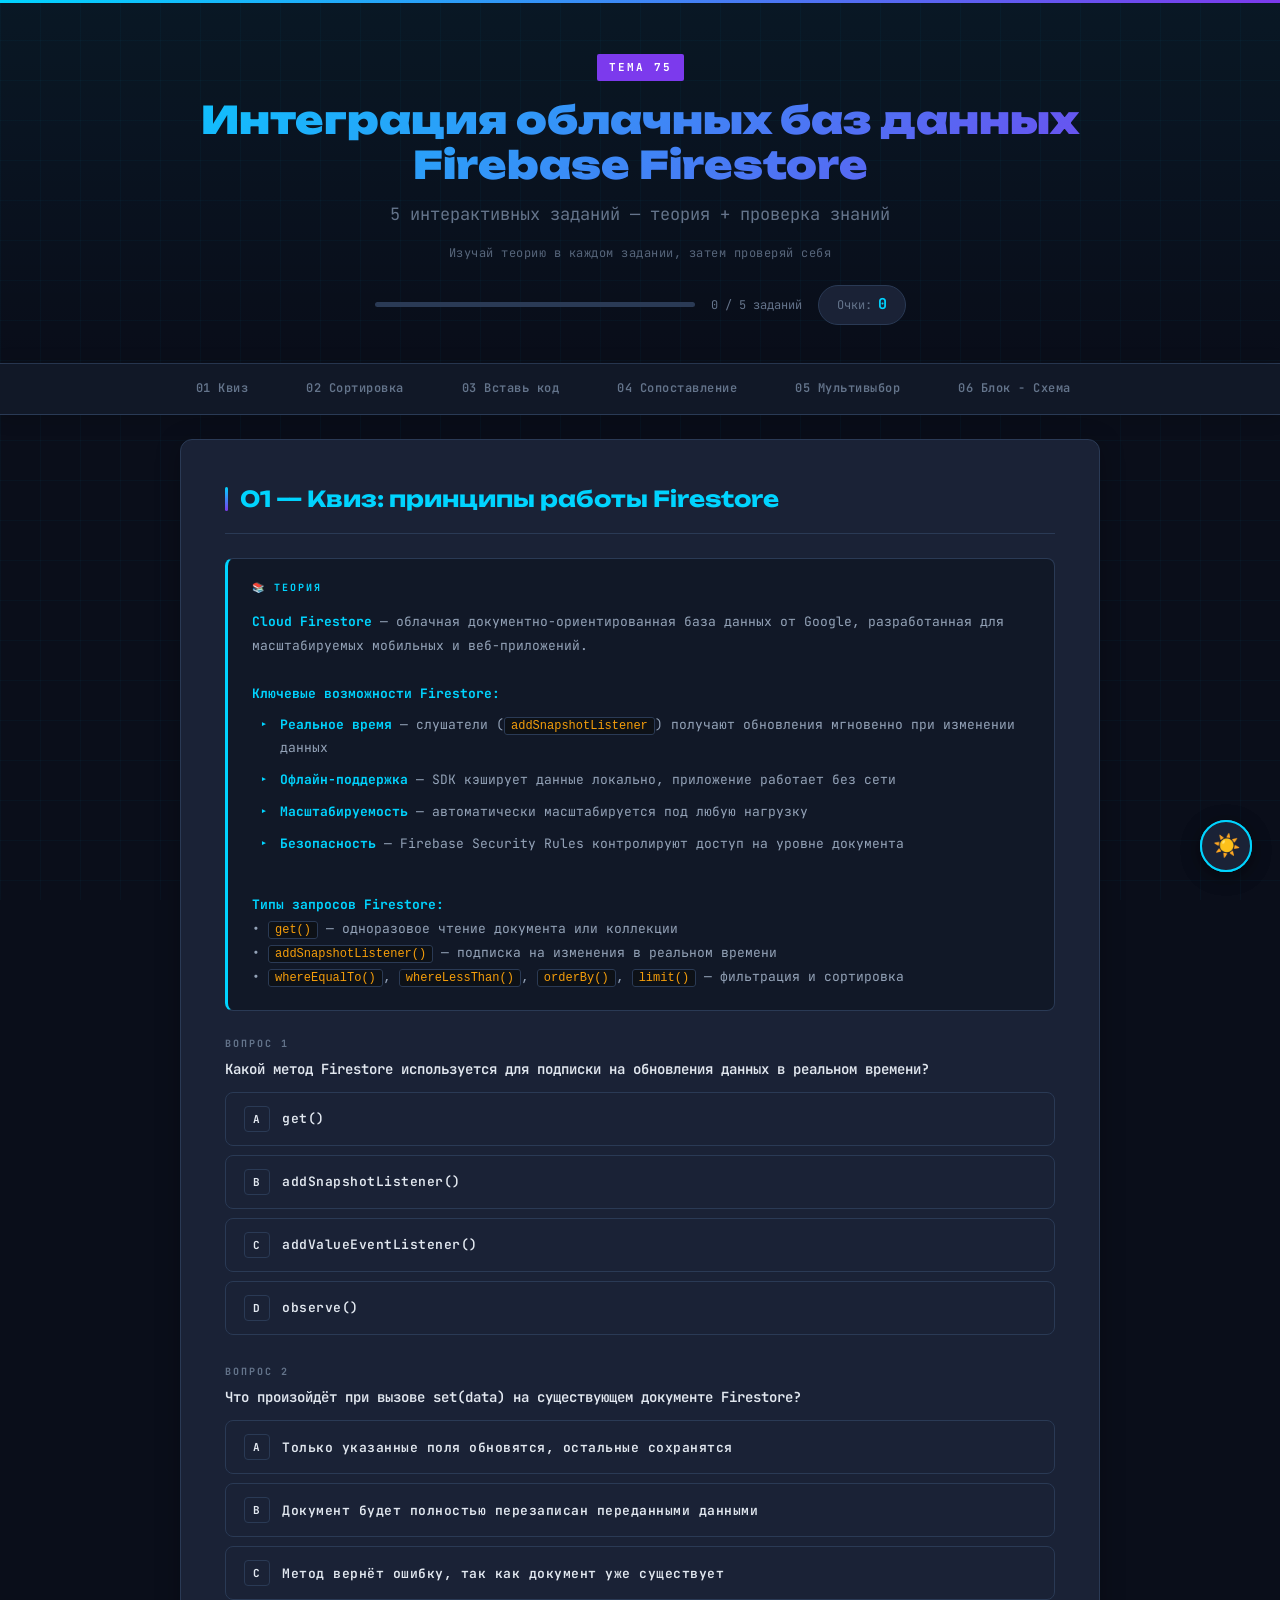
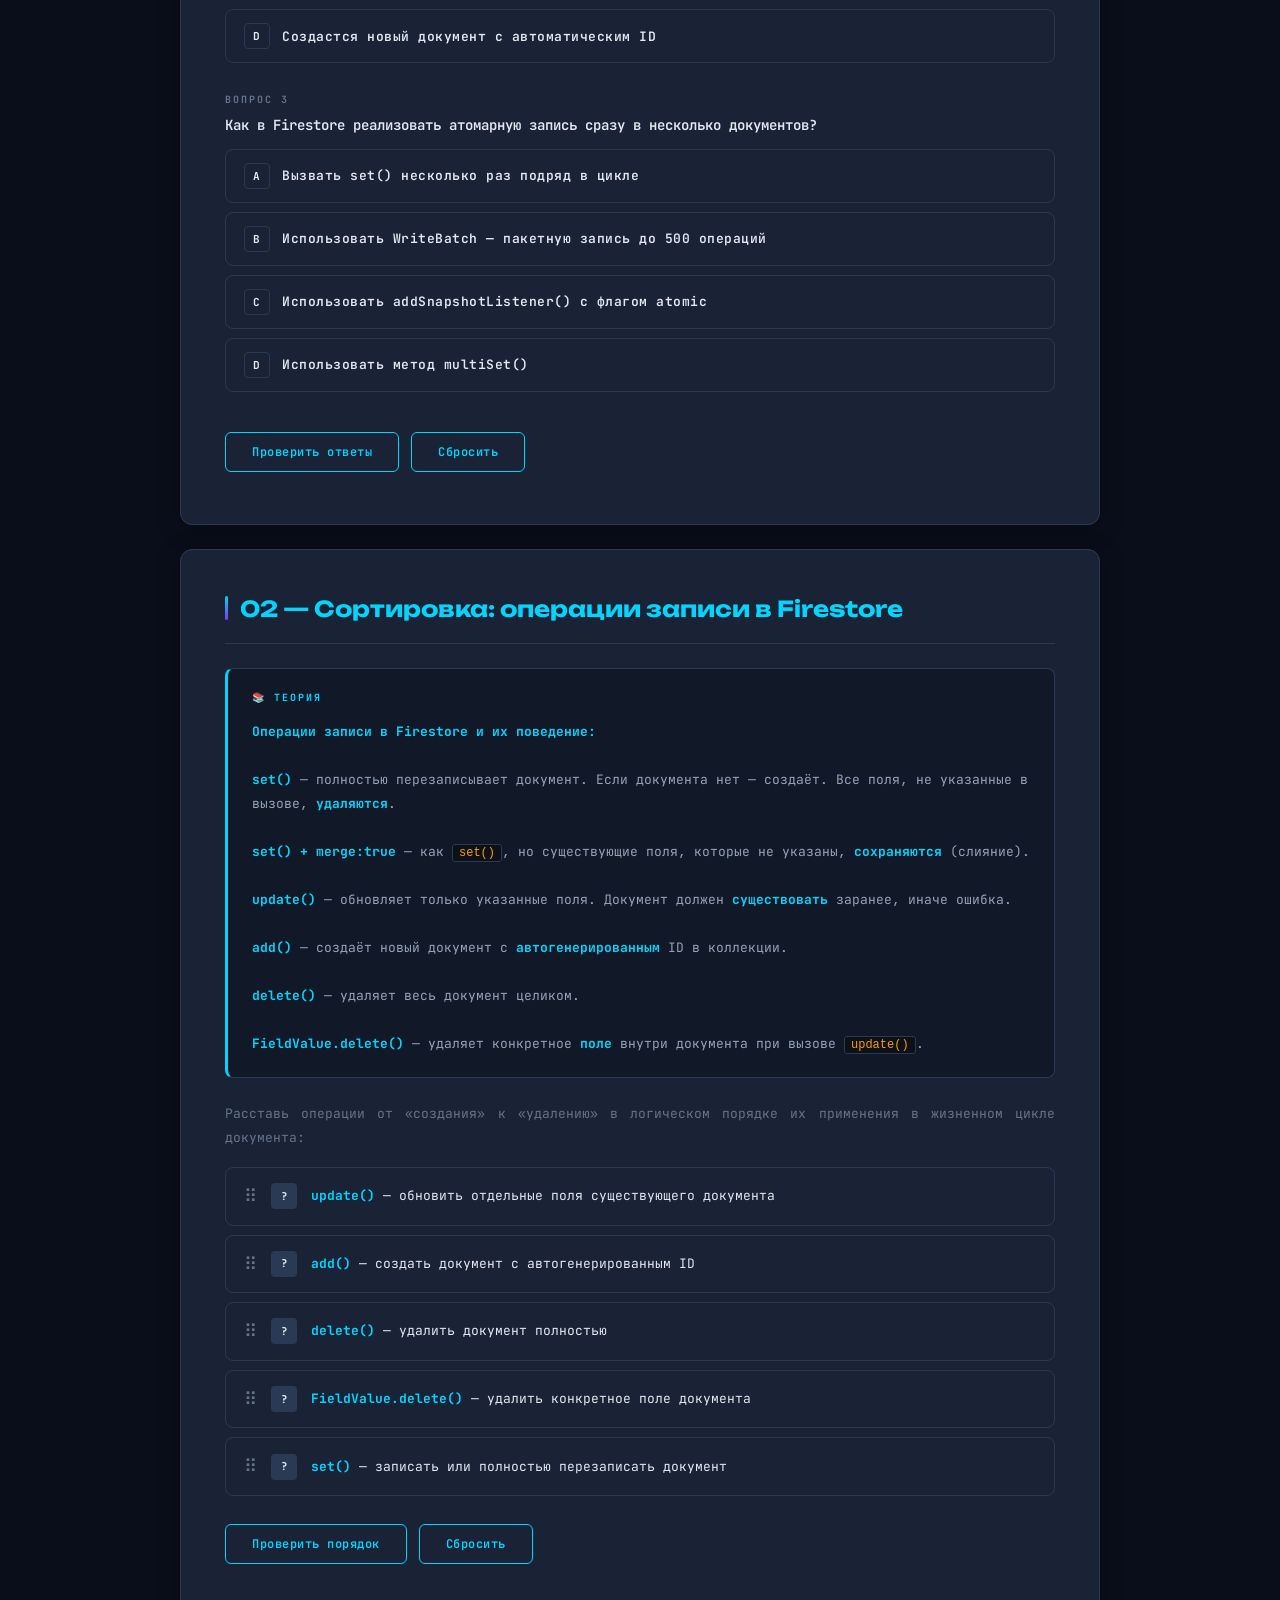
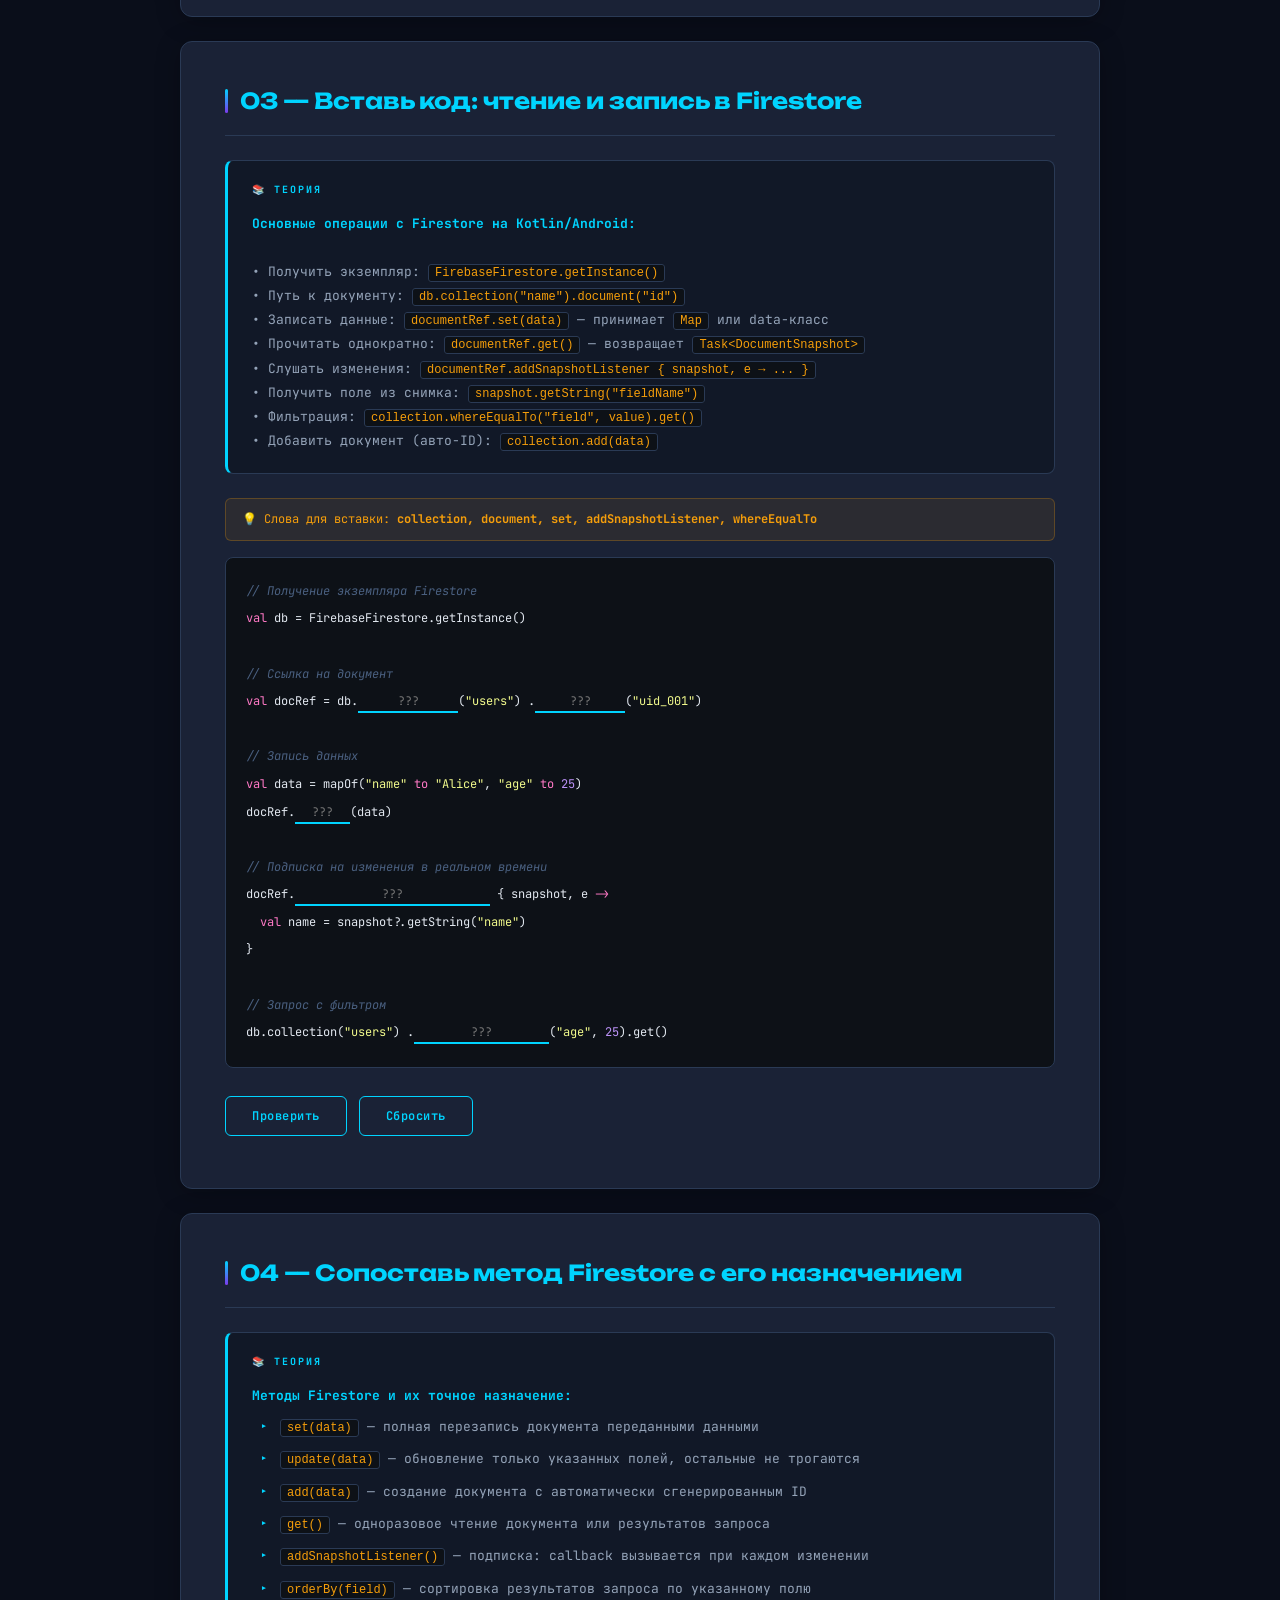
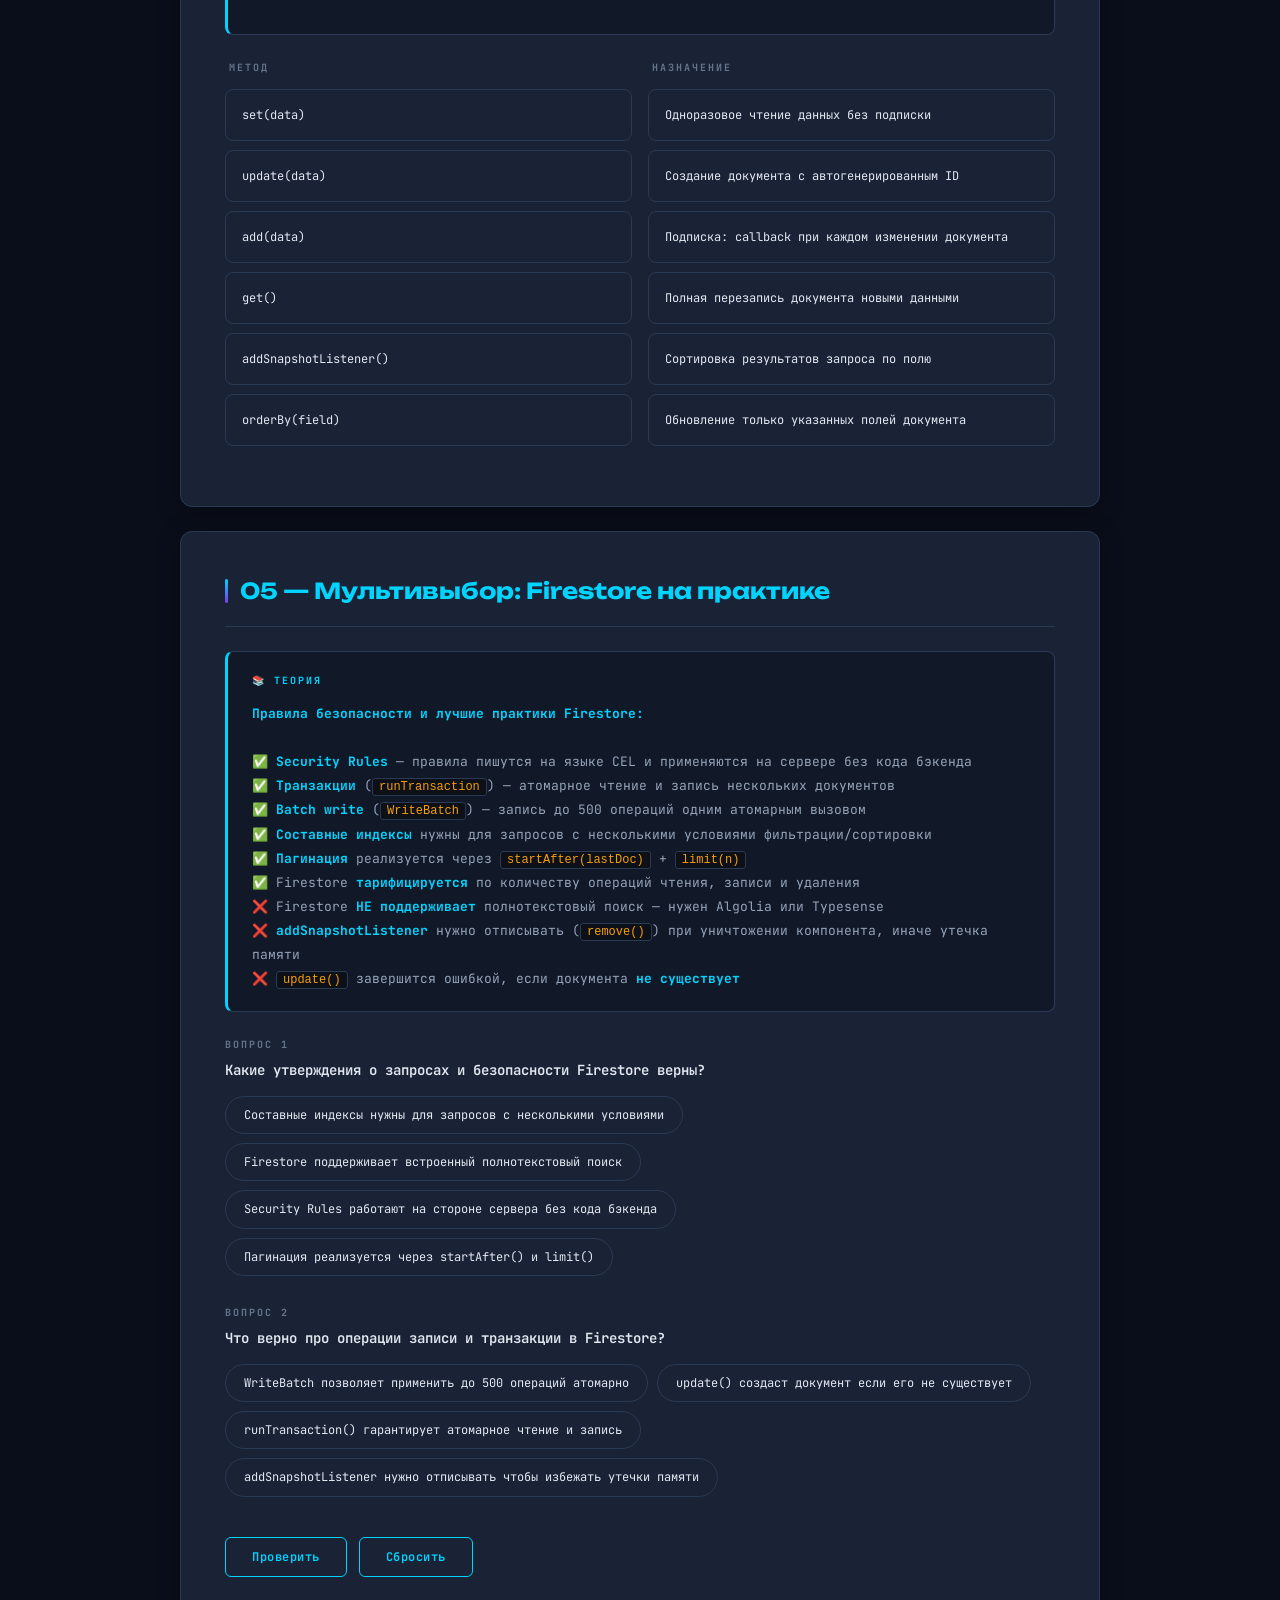
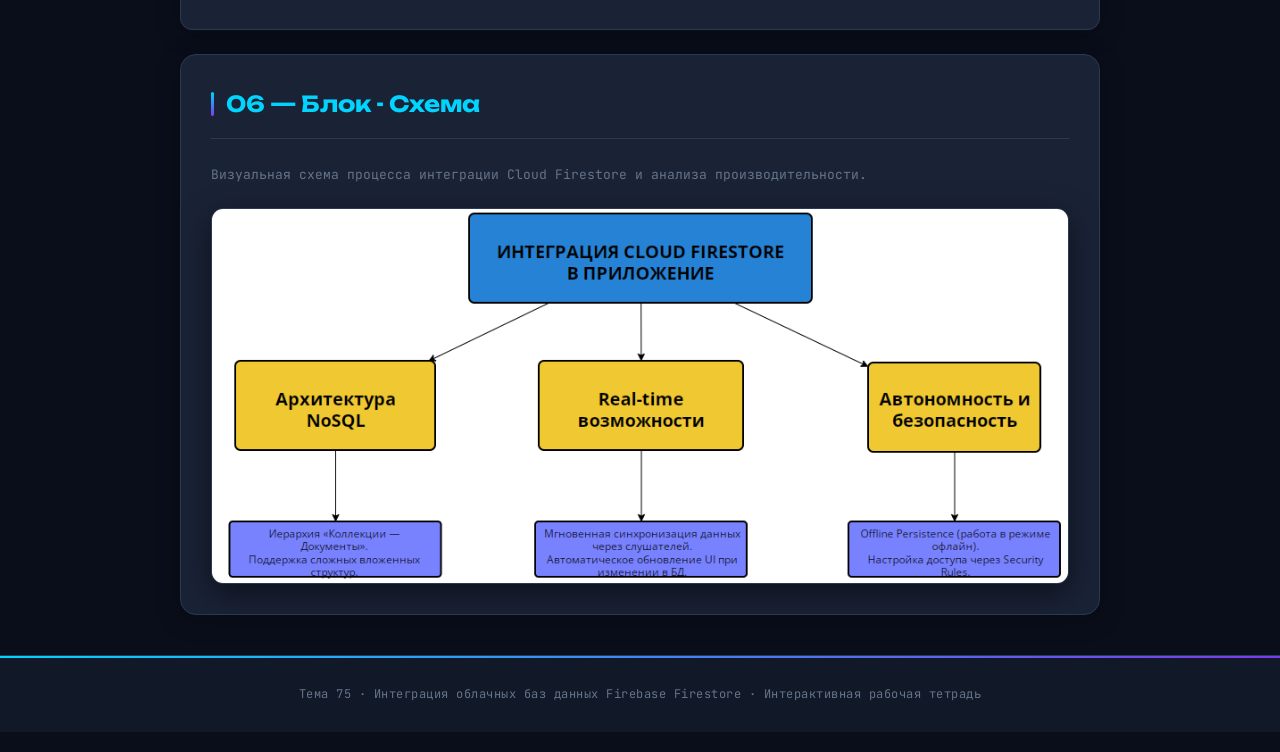
<file: interactivity/tema/tema5.html>
<!DOCTYPE html>
<html lang="ru">
<head>
<meta charset="UTF-8">
<meta name="viewport" content="width=device-width, initial-scale=1.0">
<title>Тема 75 — Интеграция Firebase Firestore</title>
<link href="https://fonts.googleapis.com/css2?family=JetBrains+Mono:wght@400;600;700&family=Unbounded:wght@400;700;900&display=swap" rel="stylesheet">
<style>
  :root {
    --bg:      #0a0e1a;
    --surface: #111827;
    --card:    #1a2236;
    --border:  #2a3a55;
    --accent:  #00d4ff;
    --accent2: #7c3aed;
    --accent3: #10b981;
    --danger:  #ef4444;
    --warn:    #f59e0b;
    --text:    #e2e8f0;
    --muted:   #64748b;
    --code-bg: #0d1117;
    --grid-color: rgba(0,212,255,0.03);
    --hover-bg:   rgba(0,212,255,0.05);
    --text-body:  #94a3b8;
    --shadow:     rgba(0,0,0,0.25);
  }
  body.light {
    --bg:      #f0f4ff;
    --surface: #ffffff;
    --card:    #f8faff;
    --border:  #dde3f5;
    --accent:  #4f6ef7;
    --accent2: #7c3aed;
    --accent3: #10b981;
    --danger:  #ef4444;
    --warn:    #f59e0b;
    --text:    #1a2236;
    --muted:   #6b7a99;
    --code-bg: #eef1fb;
    --grid-color: rgba(79,110,247,0.05);
    --hover-bg:   rgba(79,110,247,0.05);
    --text-body:  #3a4a6b;
    --shadow:     rgba(79,110,247,0.08);
  }
  body.light::before {
    background-image:
      linear-gradient(var(--grid-color) 1px, transparent 1px),
      linear-gradient(90deg, var(--grid-color) 1px, transparent 1px);
  }
  body.light section p, body.light ul li { color: var(--text-body); }
  body.light input[type="text"] { background: #ffffff; color: var(--text); }
  body.light input[type="text"]:focus { box-shadow: 0 0 0 3px rgba(79,110,247,0.12); }
  body.light nav a:hover { background: var(--hover-bg); }
  body.light button:hover { background: rgba(79,110,247,0.08); box-shadow: 0 4px 16px rgba(79,110,247,0.2); }
  body.light section { box-shadow: 0 4px 24px var(--shadow); }

  .theme-toggle {
    position: fixed; bottom: 28px; right: 28px; z-index: 999;
    width: 52px; height: 52px; border-radius: 50%;
    border: 2px solid var(--accent); background: var(--card); color: var(--accent);
    font-size: 22px; cursor: pointer; display: flex; align-items: center; justify-content: center;
    box-shadow: 0 4px 20px rgba(0,0,0,0.3);
    transition: transform 0.3s ease, box-shadow 0.3s ease, background 0.3s ease;
    padding: 0; margin: 0; letter-spacing: 0; line-height: 1;
  }
  .theme-toggle:hover {
    transform: translateY(-3px) scale(1.1);
    box-shadow: 0 8px 28px rgba(0,0,0,0.3), 0 0 16px rgba(0,212,255,0.3);
    background: var(--card);
  }
  body.light .theme-toggle:hover { box-shadow: 0 8px 28px rgba(79,110,247,0.2), 0 0 16px rgba(79,110,247,0.2); }

  * { box-sizing: border-box; margin: 0; padding: 0; }
  body {
    background: var(--bg); color: var(--text);
    font-family: 'JetBrains Mono', monospace;
    min-height: 100vh; overflow-x: hidden; line-height: 1.7;
    transition: background 0.35s ease, color 0.35s ease;
  }
  body::before {
    content: ''; position: fixed; inset: 0;
    background-image: linear-gradient(var(--grid-color) 1px, transparent 1px), linear-gradient(90deg, var(--grid-color) 1px, transparent 1px);
    background-size: 40px 40px; pointer-events: none; z-index: 0;
    transition: background-image 0.35s ease;
  }

  @keyframes fadeIn { from { opacity: 0; transform: translateY(10px); } to { opacity: 1; transform: translateY(0); } }
  @keyframes slideUp { from { opacity: 0; transform: translateY(20px); } to { opacity: 1; transform: translateY(0); } }

  header {
    position: relative; z-index: 1;
    padding: 52px 32px 38px;
    border-bottom: 1px solid var(--border);
    background: linear-gradient(180deg, var(--hover-bg) 0%, transparent 100%);
    text-align: center;
    transition: background 0.35s ease, border-color 0.35s ease;
  }
  header::before {
    content: ''; position: absolute; top: 0; left: 0; right: 0; height: 3px;
    background: linear-gradient(90deg, var(--accent), var(--accent2));
  }
  header h1 {
    font-family: 'Unbounded', sans-serif;
    font-size: clamp(22px, 4vw, 38px); font-weight: 900; line-height: 1.2;
    background: linear-gradient(135deg, var(--accent), var(--accent2));
    -webkit-background-clip: text; -webkit-text-fill-color: transparent; background-clip: text;
    margin-bottom: 12px;
  }
  header h2 { font-size: clamp(13px, 2vw, 17px); font-weight: 400; color: var(--muted); margin-bottom: 14px; }
  header p  { font-size: 12px; color: var(--muted); margin: 4px 0; letter-spacing: 0.5px; opacity: 0.85; }

  .topic-badge {
    display: inline-block; background: var(--accent2); color: #fff;
    font-size: 11px; font-weight: 700; letter-spacing: 2px; padding: 4px 12px;
    border-radius: 2px; margin-bottom: 16px;
  }
  .progress-wrap  { display: flex; align-items: center; gap: 16px; justify-content: center; margin-top: 22px; flex-wrap: wrap; }
  .progress-bar   { width: 320px; height: 5px; background: var(--border); border-radius: 3px; overflow: hidden; }
  .progress-fill  { height: 100%; background: linear-gradient(90deg, var(--accent), var(--accent2)); width: 0%; transition: width 0.5s ease; border-radius: 3px; }
  .progress-label { font-size: 12px; color: var(--muted); }
  .score-badge {
    background: var(--card); border: 1px solid var(--border); border-radius: 20px;
    padding: 6px 18px; font-size: 12px; color: var(--muted); display: inline-flex; gap: 6px; align-items: center;
  }
  .score-badge b { color: var(--accent); font-size: 15px; }

  nav {
    position: sticky; top: 0; z-index: 100;
    background: var(--surface); border-bottom: 1px solid var(--border);
    display: flex; flex-wrap: wrap; justify-content: center;
    box-shadow: 0 2px 20px rgba(0,0,0,0.2);
    transition: background 0.35s ease, border-color 0.35s ease;
  }
  nav a {
    color: var(--muted); text-decoration: none; padding: 14px 22px;
    font-size: 12px; font-weight: 600; display: inline-flex; align-items: center; gap: 7px;
    border-bottom: 2px solid transparent; transition: all 0.2s; white-space: nowrap; letter-spacing: 0.5px;
  }
  nav a:hover { color: var(--accent); border-bottom-color: var(--accent); background: var(--hover-bg); }
  .nav-dot { width: 7px; height: 7px; border-radius: 50%; background: var(--accent3); opacity: 0; transition: opacity 0.3s; flex-shrink: 0; }
  nav a.done .nav-dot { opacity: 1; }

  section {
    position: relative; z-index: 1;
    background: var(--card); border: 1px solid var(--border);
    margin: 24px auto; padding: 40px 44px; max-width: 920px; border-radius: 12px;
    animation: slideUp 0.4s ease both; box-shadow: 0 4px 24px rgba(0,0,0,0.25);
    transition: background 0.35s ease, border-color 0.35s ease, box-shadow 0.35s ease;
  }
  section h2 {
    font-family: 'Unbounded', sans-serif;
    font-size: clamp(16px, 2.5vw, 22px); font-weight: 700;
    color: var(--accent); margin-bottom: 24px; padding-bottom: 16px;
    border-bottom: 1px solid var(--border); display: flex; align-items: center; gap: 12px;
    transition: color 0.35s ease;
  }
  section h2::before {
    content: ''; display: inline-block; width: 3px; height: 24px;
    background: linear-gradient(180deg, var(--accent), var(--accent2)); border-radius: 2px; flex-shrink: 0;
  }
  section h3 {
    color: var(--accent); font-size: 13px; font-weight: 700;
    margin-top: 28px; margin-bottom: 12px;
    padding-left: 14px; border-left: 3px solid var(--warn);
    letter-spacing: 0.3px; opacity: 0.9; transition: color 0.35s ease;
  }
  section p { margin-bottom: 14px; font-size: 13px; line-height: 1.9; color: var(--text-body); text-align: justify; transition: color 0.35s ease; }

  ul { margin: 14px 0 14px 8px; list-style: none; }
  ul li { margin-bottom: 10px; font-size: 13px; line-height: 1.7; color: var(--text-body); padding-left: 20px; position: relative; transition: color 0.35s ease; }
  ul li::before { content: "▸"; color: var(--accent); font-weight: bold; position: absolute; left: 0; }

  /* ТЕОРИЯ */
  .theory-box {
    background: var(--surface); border: 1px solid var(--border); border-left: 3px solid var(--accent);
    border-radius: 8px; padding: 20px 24px; margin-bottom: 24px;
    font-size: 13px; line-height: 1.85; color: var(--text-body);
    transition: background 0.35s ease;
  }
  .theory-label { display: block; font-size: 10px; letter-spacing: 2px; color: var(--accent); font-weight: 700; margin-bottom: 12px; }
  .theory-box strong { color: var(--accent); }
  .theory-box code {
    background: var(--code-bg); border: 1px solid var(--border); border-radius: 3px;
    padding: 1px 6px; font-size: 12px; color: var(--warn);
  }

  /* КОД */
  .code-fill {
    background: var(--code-bg); border: 1px solid var(--border); border-radius: 8px;
    padding: 20px; font-size: 12px; line-height: 2.3; overflow-x: auto; margin: 16px 0;
    font-family: 'JetBrains Mono', monospace;
  }
  .code-fill .kw   { color: #ff79c6; }
  .code-fill .str  { color: #f1fa8c; }
  .code-fill .cmt  { color: #4a6080; font-style: italic; }
  .code-fill .prop { color: var(--accent); }
  .code-fill .val  { color: var(--accent3); }
  .code-fill .num  { color: #bd93f9; }

  .fill-blank {
    display: inline-block; border: none; border-bottom: 2px solid var(--accent);
    background: transparent; color: var(--warn);
    font-family: 'JetBrains Mono', monospace; font-size: 12px;
    padding: 0 4px 2px; outline: none; text-align: center; transition: border-color 0.2s;
  }
  .fill-blank:focus   { border-bottom-color: var(--accent2); }
  .fill-blank.correct { border-bottom-color: var(--accent3); color: var(--accent3); }
  .fill-blank.wrong   { border-bottom-color: var(--danger);  color: var(--danger); }

  .hint-strip {
    background: rgba(245,158,11,0.08); border: 1px solid rgba(245,158,11,0.25);
    border-radius: 6px; padding: 10px 16px; font-size: 12px; color: var(--warn); margin-bottom: 16px;
  }

  /* КВИЗ */
  .q-block { margin-bottom: 28px; }
  .q-num   { font-size: 10px; letter-spacing: 2px; color: var(--muted); font-weight: 700; margin-bottom: 6px; }
  .q-text  { font-size: 14px; font-weight: 600; margin-bottom: 12px; color: var(--text); line-height: 1.6; }
  .quiz-options { display: flex; flex-direction: column; gap: 9px; }
  .quiz-opt {
    background: var(--card); border: 1px solid var(--border); border-radius: 8px;
    padding: 13px 18px; cursor: pointer;
    font-family: 'JetBrains Mono', monospace; font-size: 13px; color: var(--text);
    text-align: left; transition: all 0.2s; display: flex; align-items: center; gap: 12px; margin: 0;
  }
  .quiz-opt:hover:not(:disabled) { border-color: var(--accent); background: var(--hover-bg); }
  .quiz-opt:disabled { cursor: default; transform: none; box-shadow: none; }
  .quiz-opt.correct { border-color: var(--accent3); background: rgba(16,185,129,0.1); color: var(--accent3); }
  .quiz-opt.wrong   { border-color: var(--danger);  background: rgba(239,68,68,0.1);  color: var(--danger); }
  .opt-label {
    width: 26px; height: 26px; border: 1px solid var(--border); border-radius: 4px;
    display: flex; align-items: center; justify-content: center; font-size: 11px; font-weight: 700; flex-shrink: 0;
  }

  /* СОРТИРОВКА */
  .sort-list { display: flex; flex-direction: column; gap: 9px; margin: 16px 0; }
  .sort-item {
    background: var(--card); border: 1px solid var(--border); border-radius: 8px;
    padding: 13px 18px; cursor: grab; display: flex; align-items: center; gap: 14px;
    font-size: 13px; user-select: none; transition: all 0.2s;
  }
  .sort-item:hover { border-color: var(--accent); }
  .sort-item.dragging { opacity: 0.4; }
  .sort-handle { color: var(--muted); font-size: 18px; flex-shrink: 0; }
  .sort-num {
    width: 26px; height: 26px; background: var(--border); border-radius: 4px;
    display: flex; align-items: center; justify-content: center; font-size: 11px; font-weight: 700; flex-shrink: 0;
  }
  .sort-item.correct-pos { border-color: var(--accent3); background: rgba(16,185,129,0.07); }
  .sort-item.correct-pos .sort-num { background: var(--accent3); color: #0a0e1a; }
  .sort-item.wrong-pos   { border-color: var(--danger); }
  .sort-item.wrong-pos .sort-num   { background: var(--danger); color: #fff; }
  .sort-tag { color: var(--accent); font-weight: 700; }

  /* СОПОСТАВЛЕНИЕ */
  .match-grid { display: grid; grid-template-columns: 1fr 1fr; gap: 16px; margin: 20px 0; }
  .match-col  { display: flex; flex-direction: column; gap: 9px; }
  .match-col-title { font-size: 10px; letter-spacing: 2px; color: var(--muted); font-weight: 700; padding-left: 4px; margin-bottom: 4px; }
  .match-item {
    background: var(--card); border: 1px solid var(--border); border-radius: 8px;
    padding: 13px 16px; font-size: 12px; cursor: pointer; transition: all 0.2s;
    min-height: 52px; display: flex; align-items: center; line-height: 1.5;
  }
  .match-item:hover:not(.matched) { border-color: var(--accent); background: var(--hover-bg); }
  .match-item.selected    { border-color: var(--accent); background: rgba(0,212,255,0.08); }
  .match-item.matched     { border-color: var(--accent3); background: rgba(16,185,129,0.08); cursor: default; color: #6ee7b7; }
  .match-item.wrong-match { border-color: var(--danger);  background: rgba(239,68,68,0.08); }

  /* МУЛЬТИВЫБОР */
  .chips { display: flex; flex-wrap: wrap; gap: 9px; margin: 14px 0; }
  .chip {
    background: var(--card); border: 1px solid var(--border); border-radius: 20px;
    padding: 8px 18px; font-size: 12px; cursor: pointer; transition: all 0.2s;
  }
  .chip:hover { border-color: var(--accent); }
  .chip.selected       { background: rgba(0,212,255,0.1); border-color: var(--accent); color: var(--accent); }
  .chip.correct        { border-color: var(--accent3); background: rgba(16,185,129,0.1); color: var(--accent3); }
  .chip.missed         { border-color: rgba(16,185,129,0.4); color: var(--accent3); }
  .chip.wrong-selected { border-color: var(--danger); background: rgba(239,68,68,0.1); color: var(--danger); }

  /* КНОПКИ */
  button {
    background: transparent; border: 1px solid var(--accent); color: var(--accent);
    font-family: 'JetBrains Mono', monospace; font-size: 12px; font-weight: 600;
    padding: 11px 26px; border-radius: 6px; cursor: pointer;
    transition: all 0.2s; letter-spacing: 0.5px; margin: 12px 0;
  }
  button:hover { background: var(--hover-bg); transform: translateY(-2px); box-shadow: 0 4px 16px rgba(0,212,255,0.2); }
  button:active { transform: translateY(0); }
  .btn-row { display: flex; gap: 12px; flex-wrap: wrap; margin-top: 4px; }

  /* РЕЗУЛЬТАТ */
  .result-box {
    margin-top: 14px; padding: 14px 18px; border-radius: 8px;
    font-size: 13px; font-weight: 600; min-height: 20px;
    transition: all 0.3s ease; display: none;
  }
  .result-box.show    { display: block; animation: fadeIn 0.3s ease; }
  .result-box.success { background: rgba(16,185,129,0.1); border: 1px solid var(--accent3); color: var(--accent3); }
  .result-box.error   { background: rgba(239,68,68,0.1);  border: 1px solid var(--danger);  color: var(--danger); }
  .result-box.info    { background: rgba(0,212,255,0.08); border: 1px solid var(--accent);  color: var(--accent); }

  footer {
    position: relative; z-index: 1; background: var(--surface); border-top: 1px solid var(--border);
    color: var(--muted); text-align: center; padding: 28px; margin-top: 40px;
    font-size: 12px; letter-spacing: 0.5px; transition: background 0.35s ease;
  }
  footer::before {
    content: ''; position: absolute; top: 0; left: 0; right: 0; height: 2px;
    background: linear-gradient(90deg, var(--accent), var(--accent2));
  }
  footer p { margin: 0; }

  @media (max-width: 768px) {
    header  { padding: 32px 20px; }
    section { padding: 24px 20px; margin: 14px 10px; }
    nav { flex-direction: column; }
    nav a { text-align: center; border-bottom: 1px solid var(--border); }
    .match-grid { grid-template-columns: 1fr; }
    .theme-toggle { bottom: 18px; right: 18px; width: 46px; height: 46px; font-size: 19px; }
  }
  @media (max-width: 480px) {
    section { padding: 18px 14px; margin: 10px 6px; }
    button  { padding: 10px 18px; }
  }
</style>
</head>
<body>
  <button class="theme-toggle" id="themeBtn"
  onclick="document.body.classList.toggle('light');
           this.textContent=document.body.classList.contains('light')?'🌙':'☀️'">
  ☀️
</button>

<button class="theme-toggle" id="themeBtn"
  onclick="document.body.classList.toggle('light');document.getElementById('themeBtn').textContent=document.body.classList.contains('light')?'🌙':'☀️'"
  title="Сменить тему">☀️</button>

<header>
  <div class="topic-badge">ТЕМА 75</div>
  <h1>Интеграция облачных баз данных<br>Firebase Firestore</h1>
  <h2>5 интерактивных заданий — теория + проверка знаний</h2>
  <p>Изучай теорию в каждом задании, затем проверяй себя</p>
  <div class="progress-wrap">
    <div class="progress-bar"><div class="progress-fill" id="progFill"></div></div>
    <div class="progress-label" id="progText">0 / 5 заданий</div>
    <div class="score-badge">Очки: <b id="scoreEl">0</b></div>
  </div>
</header>

<nav>
  <a href="#t1" id="nav1">01 Квиз<span class="nav-dot"></span></a>
  <a href="#t2" id="nav2">02 Сортировка<span class="nav-dot"></span></a>
  <a href="#t3" id="nav3">03 Вставь код<span class="nav-dot"></span></a>
  <a href="#t4" id="nav4">04 Сопоставление<span class="nav-dot"></span></a>
  <a href="#t5" id="nav5">05 Мультивыбор<span class="nav-dot"></span></a>
  <a href="#t6" id="nav6">06 Блок - Схема<span class="nav-dot"></span></a>
</nav>

<!-- ===== 01 КВИЗ ===== -->
<section id="t1">
  <h2>01 — Квиз: принципы работы Firestore</h2>

  <div class="theory-box">
    <span class="theory-label">📚 ТЕОРИЯ</span>
    <strong>Cloud Firestore</strong> — облачная документно-ориентированная база данных от Google, разработанная для масштабируемых мобильных и веб-приложений.<br><br>
    <strong>Ключевые возможности Firestore:</strong>
    <ul style="margin-top:8px">
      <li><strong>Реальное время</strong> — слушатели (<code>addSnapshotListener</code>) получают обновления мгновенно при изменении данных</li>
      <li><strong>Офлайн-поддержка</strong> — SDK кэширует данные локально, приложение работает без сети</li>
      <li><strong>Масштабируемость</strong> — автоматически масштабируется под любую нагрузку</li>
      <li><strong>Безопасность</strong> — Firebase Security Rules контролируют доступ на уровне документа</li>
    </ul>
    <br>
    <strong>Типы запросов Firestore:</strong><br>
    • <code>get()</code> — одноразовое чтение документа или коллекции<br>
    • <code>addSnapshotListener()</code> — подписка на изменения в реальном времени<br>
    • <code>whereEqualTo()</code>, <code>whereLessThan()</code>, <code>orderBy()</code>, <code>limit()</code> — фильтрация и сортировка
  </div>

  <div id="q1wrap"></div>
  <div class="result-box" id="r1"></div>
  <div class="btn-row">
    <button onclick="checkQ1()">Проверить ответы</button>
    <button onclick="resetQ1()">Сбросить</button>
  </div>
</section>

<!-- ===== 02 СОРТИРОВКА ===== -->
<section id="t2">
  <h2>02 — Сортировка: операции записи в Firestore</h2>

  <div class="theory-box">
    <span class="theory-label">📚 ТЕОРИЯ</span>
    <strong>Операции записи в Firestore и их поведение:</strong><br><br>
    <strong>set()</strong> — полностью перезаписывает документ. Если документа нет — создаёт. Все поля, не указанные в вызове, <strong>удаляются</strong>.<br><br>
    <strong>set() + merge:true</strong> — как <code>set()</code>, но существующие поля, которые не указаны, <strong>сохраняются</strong> (слияние).<br><br>
    <strong>update()</strong> — обновляет только указанные поля. Документ должен <strong>существовать</strong> заранее, иначе ошибка.<br><br>
    <strong>add()</strong> — создаёт новый документ с <strong>автогенерированным</strong> ID в коллекции.<br><br>
    <strong>delete()</strong> — удаляет весь документ целиком.<br><br>
    <strong>FieldValue.delete()</strong> — удаляет конкретное <strong>поле</strong> внутри документа при вызове <code>update()</code>.
  </div>

  <p style="font-size:13px;color:var(--muted);margin-bottom:8px">Расставь операции от «создания» к «удалению» в логическом порядке их применения в жизненном цикле документа:</p>

  <div class="sort-list" id="sl2">
    <div class="sort-item" draggable="true" data-v="s3">
      <span class="sort-handle">⠿</span><span class="sort-num">?</span>
      <div><span class="sort-tag">update()</span> — обновить отдельные поля существующего документа</div>
    </div>
    <div class="sort-item" draggable="true" data-v="s1">
      <span class="sort-handle">⠿</span><span class="sort-num">?</span>
      <div><span class="sort-tag">add()</span> — создать документ с автогенерированным ID</div>
    </div>
    <div class="sort-item" draggable="true" data-v="s5">
      <span class="sort-handle">⠿</span><span class="sort-num">?</span>
      <div><span class="sort-tag">delete()</span> — удалить документ полностью</div>
    </div>
    <div class="sort-item" draggable="true" data-v="s4">
      <span class="sort-handle">⠿</span><span class="sort-num">?</span>
      <div><span class="sort-tag">FieldValue.delete()</span> — удалить конкретное поле документа</div>
    </div>
    <div class="sort-item" draggable="true" data-v="s2">
      <span class="sort-handle">⠿</span><span class="sort-num">?</span>
      <div><span class="sort-tag">set()</span> — записать или полностью перезаписать документ</div>
    </div>
  </div>

  <div class="result-box" id="r2"></div>
  <div class="btn-row">
    <button onclick="checkSort2()">Проверить порядок</button>
    <button onclick="resetSort2()">Сбросить</button>
  </div>
</section>

<!-- ===== 03 ВСТАВЬ КОД ===== -->
<section id="t3">
  <h2>03 — Вставь код: чтение и запись в Firestore</h2>

  <div class="theory-box">
    <span class="theory-label">📚 ТЕОРИЯ</span>
    <strong>Основные операции с Firestore на Kotlin/Android:</strong><br><br>
    • Получить экземпляр: <code>FirebaseFirestore.getInstance()</code><br>
    • Путь к документу: <code>db.collection("name").document("id")</code><br>
    • Записать данные: <code>documentRef.set(data)</code> — принимает <code>Map</code> или data-класс<br>
    • Прочитать однократно: <code>documentRef.get()</code> — возвращает <code>Task&lt;DocumentSnapshot&gt;</code><br>
    • Слушать изменения: <code>documentRef.addSnapshotListener { snapshot, e → ... }</code><br>
    • Получить поле из снимка: <code>snapshot.getString("fieldName")</code><br>
    • Фильтрация: <code>collection.whereEqualTo("field", value).get()</code><br>
    • Добавить документ (авто-ID): <code>collection.add(data)</code>
  </div>

  <div class="hint-strip">💡 Слова для вставки: <strong>collection, document, set, addSnapshotListener, whereEqualTo</strong></div>

  <div class="code-fill">
    <div><span class="cmt">// Получение экземпляра Firestore</span></div>
    <div><span class="kw">val</span> db = FirebaseFirestore.getInstance()</div>
    <br>
    <div><span class="cmt">// Ссылка на документ</span></div>
    <div><span class="kw">val</span> docRef = db.<input class="fill-blank" id="b1" placeholder="???" style="width:100px">(<span class="str">"users"</span>)
      .<input class="fill-blank" id="b2" placeholder="???" style="width:90px">(<span class="str">"uid_001"</span>)</div>
    <br>
    <div><span class="cmt">// Запись данных</span></div>
    <div><span class="kw">val</span> data = mapOf(<span class="str">"name"</span> <span class="kw">to</span> <span class="str">"Alice"</span>, <span class="str">"age"</span> <span class="kw">to</span> <span class="num">25</span>)</div>
    <div>docRef.<input class="fill-blank" id="b3" placeholder="???" style="width:55px">(data)</div>
    <br>
    <div><span class="cmt">// Подписка на изменения в реальном времени</span></div>
    <div>docRef.<input class="fill-blank" id="b4" placeholder="???" style="width:195px"> { snapshot, e <span class="kw">-></span></div>
    <div>&nbsp;&nbsp;<span class="kw">val</span> name = snapshot?.getString(<span class="str">"name"</span>)</div>
    <div>}</div>
    <br>
    <div><span class="cmt">// Запрос с фильтром</span></div>
    <div>db.collection(<span class="str">"users"</span>)
      .<input class="fill-blank" id="b5" placeholder="???" style="width:135px">(<span class="str">"age"</span>, <span class="num">25</span>).get()</div>
  </div>

  <div class="result-box" id="r3"></div>
  <div class="btn-row">
    <button onclick="checkFill3()">Проверить</button>
    <button onclick="resetFill3()">Сбросить</button>
  </div>
</section>

<!-- ===== 04 СОПОСТАВЛЕНИЕ ===== -->
<section id="t4">
  <h2>04 — Сопоставь метод Firestore с его назначением</h2>

  <div class="theory-box">
    <span class="theory-label">📚 ТЕОРИЯ</span>
    <strong>Методы Firestore и их точное назначение:</strong>
    <ul style="margin-top:8px">
      <li><code>set(data)</code> — полная перезапись документа переданными данными</li>
      <li><code>update(data)</code> — обновление только указанных полей, остальные не трогаются</li>
      <li><code>add(data)</code> — создание документа с автоматически сгенерированным ID</li>
      <li><code>get()</code> — одноразовое чтение документа или результатов запроса</li>
      <li><code>addSnapshotListener()</code> — подписка: callback вызывается при каждом изменении</li>
      <li><code>orderBy(field)</code> — сортировка результатов запроса по указанному полю</li>
    </ul>
  </div>

  <div class="match-grid">
    <div class="match-col">
      <div class="match-col-title">МЕТОД</div>
      <div class="match-item" onclick="mClick(this,'set')"      data-k="set">set(data)</div>
      <div class="match-item" onclick="mClick(this,'update')"   data-k="update">update(data)</div>
      <div class="match-item" onclick="mClick(this,'add')"      data-k="add">add(data)</div>
      <div class="match-item" onclick="mClick(this,'get')"      data-k="get">get()</div>
      <div class="match-item" onclick="mClick(this,'snap')"     data-k="snap">addSnapshotListener()</div>
      <div class="match-item" onclick="mClick(this,'orderby')"  data-k="orderby">orderBy(field)</div>
    </div>
    <div class="match-col">
      <div class="match-col-title">НАЗНАЧЕНИЕ</div>
      <div class="match-item" onclick="mClick(this,'get')"      data-k="get">Одноразовое чтение данных без подписки</div>
      <div class="match-item" onclick="mClick(this,'add')"      data-k="add">Создание документа с автогенерированным ID</div>
      <div class="match-item" onclick="mClick(this,'snap')"     data-k="snap">Подписка: callback при каждом изменении документа</div>
      <div class="match-item" onclick="mClick(this,'set')"      data-k="set">Полная перезапись документа новыми данными</div>
      <div class="match-item" onclick="mClick(this,'orderby')"  data-k="orderby">Сортировка результатов запроса по полю</div>
      <div class="match-item" onclick="mClick(this,'update')"   data-k="update">Обновление только указанных полей документа</div>
    </div>
  </div>

  <div class="result-box" id="r4"></div>
</section>

<!-- ===== 05 МУЛЬТИВЫБОР ===== -->
<section id="t5">
  <h2>05 — Мультивыбор: Firestore на практике</h2>

  <div class="theory-box">
    <span class="theory-label">📚 ТЕОРИЯ</span>
    <strong>Правила безопасности и лучшие практики Firestore:</strong><br><br>
    ✅ <strong>Security Rules</strong> — правила пишутся на языке CEL и применяются на сервере без кода бэкенда<br>
    ✅ <strong>Транзакции</strong> (<code>runTransaction</code>) — атомарное чтение и запись нескольких документов<br>
    ✅ <strong>Batch write</strong> (<code>WriteBatch</code>) — запись до 500 операций одним атомарным вызовом<br>
    ✅ <strong>Составные индексы</strong> нужны для запросов с несколькими условиями фильтрации/сортировки<br>
    ✅ <strong>Пагинация</strong> реализуется через <code>startAfter(lastDoc)</code> + <code>limit(n)</code><br>
    ✅ Firestore <strong>тарифицируется</strong> по количеству операций чтения, записи и удаления<br>
    ❌ Firestore <strong>НЕ поддерживает</strong> полнотекстовый поиск — нужен Algolia или Typesense<br>
    ❌ <strong>addSnapshotListener</strong> нужно отписывать (<code>remove()</code>) при уничтожении компонента, иначе утечка памяти<br>
    ❌ <code>update()</code> завершится ошибкой, если документа <strong>не существует</strong>
  </div>

  <div id="mwrap"></div>
  <div class="result-box" id="r5"></div>
  <div class="btn-row">
    <button onclick="checkMulti5()">Проверить</button>
    <button onclick="resetMulti5()">Сбросить</button>
  </div>
</section>

<section id="t6" style="
    background: var(--card); 
    border: 1px solid var(--border); 
    border-radius: 16px; 
    padding: 30px; 
    margin-top: 20px; 
    overflow: hidden;
">
  <h2 style="font-family: 'Unbounded', sans-serif; color: var(--accent); margin-top: 0;">06 — Блок - Схема</h2>
  <p style="color:var(--muted); font-size:13px; margin-bottom:20px">
    Визуальная схема процесса интеграции Cloud Firestore и анализа производительности.
  </p>

  <div class="task-panel" id="panel5" style="display: flex; flex-direction: column; align-items: center; width: 100%;">
    
    <img
        src="schemas/image5.png" 
        alt="Блок-схема Firestore"
        style="
            max-width: 100%; 
            height: auto; 
            display: block; 
            border-radius: 12px; 
            box-shadow: 0 10px 30px rgba(0,0,0,0.5);
            border: 1px solid var(--border);
        "
        onerror="this.style.display='none'; document.getElementById('schemaPlaceholder74').style.display='flex';"
    >

    <div id="schemaPlaceholder74" style="
        display: none; 
        flex-direction: column; 
        align-items: center; 
        padding: 40px; 
        border: 2px dashed var(--border); 
        border-radius: 12px; 
        color: var(--muted); 
        text-align: center;
        width: 100%;
        box-sizing: border-box;
    ">
        <div style="font-size: 50px; margin-bottom: 10px;">🖼️</div>
        <p>Файл не найден по адресу: <br><code style="color:var(--accent)">schemas/image5.png</code></p>
    </div>

  </div>
</section>

<script>
  // Логика для 6 раздела (если нужна динамика)
  document.addEventListener('DOMContentLoaded', () => {
    const schemaImg = document.querySelector('#panel5 img');
    if (schemaImg) {
      // Можно добавить анимацию появления при скролле
      schemaImg.style.transition = 'transform 0.5s ease';
      schemaImg.onmouseover = () => schemaImg.style.transform = 'scale(1.02)';
      schemaImg.onmouseout = () => schemaImg.style.transform = 'scale(1)';
    }
  });
</script>

<footer>
  <p>Тема 75 · Интеграция облачных баз данных Firebase Firestore · Интерактивная рабочая тетрадь</p>
</footer>

<script>
// =========== СОСТОЯНИЕ ===========
const ST = { done: [false,false,false,false,false], pts: [0,0,0,0,0] };

function sync() {
  const d = ST.done.filter(Boolean).length;
  const total = ST.pts.reduce((a,b)=>a+b,0);
  document.getElementById('progFill').style.width = (d/5*100)+'%';
  document.getElementById('progText').textContent = d + ' / 5 заданий';
  document.getElementById('scoreEl').textContent = total;
}
function complete(i, pts) {
  if (!ST.done[i]) {
    ST.done[i] = true; ST.pts[i] = pts;
    document.getElementById('nav'+(i+1)).classList.add('done');
    sync();
  }
}
function showResult(id, type, html) {
  const el = document.getElementById(id);
  el.className = 'result-box show ' + type;
  el.innerHTML = html;
}

// =========== 01 КВИЗ ===========
const Q1data = [
  {
    q: 'Какой метод Firestore используется для подписки на обновления данных в реальном времени?',
    opts: [
      'get()',
      'addSnapshotListener()',
      'addValueEventListener()',
      'observe()'
    ],
    ans: 1,
    exp: 'addSnapshotListener() — подписывает слушателя, который вызывается мгновенно при каждом изменении документа или коллекции. get() — только одноразовое чтение.'
  },
  {
    q: 'Что произойдёт при вызове set(data) на существующем документе Firestore?',
    opts: [
      'Только указанные поля обновятся, остальные сохранятся',
      'Документ будет полностью перезаписан переданными данными',
      'Метод вернёт ошибку, так как документ уже существует',
      'Создастся новый документ с автоматическим ID'
    ],
    ans: 1,
    exp: 'set() полностью перезаписывает документ. Поля, не указанные в вызове, будут удалены. Чтобы сохранить существующие поля, нужно использовать set(data, SetOptions.merge()) или update().'
  },
  {
    q: 'Как в Firestore реализовать атомарную запись сразу в несколько документов?',
    opts: [
      'Вызвать set() несколько раз подряд в цикле',
      'Использовать WriteBatch — пакетную запись до 500 операций',
      'Использовать addSnapshotListener() с флагом atomic',
      'Использовать метод multiSet()'
    ],
    ans: 1,
    exp: 'WriteBatch (db.batch()) позволяет собрать до 500 операций (set, update, delete) и применить их атомарно одним вызовом commit(). Если одна операция упадёт — откатятся все.'
  }
];
let q1ans = [];

function renderQ1() {
  q1ans = Array(Q1data.length).fill(null);
  const wrap = document.getElementById('q1wrap');
  wrap.innerHTML = '';
  Q1data.forEach((q, qi) => {
    const div = document.createElement('div');
    div.className = 'q-block';
    div.innerHTML = `<div class="q-num">ВОПРОС ${qi+1}</div><div class="q-text">${q.q}</div>`;
    const opts = document.createElement('div');
    opts.className = 'quiz-options';
    q.opts.forEach((o, oi) => {
      const btn = document.createElement('button');
      btn.className = 'quiz-opt';
      btn.innerHTML = `<span class="opt-label">${String.fromCharCode(65+oi)}</span>${o}`;
      btn.onclick = () => {
        if (q1ans[qi] !== null) return;
        q1ans[qi] = oi;
        opts.querySelectorAll('.quiz-opt').forEach((b, bi) => {
          b.disabled = true;
          if (bi === q.ans) b.classList.add('correct');
          else if (bi === oi) b.classList.add('wrong');
        });
      };
      opts.appendChild(btn);
    });
    div.appendChild(opts);
    wrap.appendChild(div);
  });
}
function checkQ1() {
  const right = q1ans.filter((a,i) => a === Q1data[i].ans).length;
  const pts = Math.round(right / Q1data.length * 20);
  const exps = Q1data.map(q => '• ' + q.exp).join('<br>');
  if (right === Q1data.length) {
    showResult('r1','success', `✅ Все ${Q1data.length} ответа верны! +${pts} очков<br><br>${exps}`);
    complete(0, pts);
  } else {
    showResult('r1','error', `❌ Верных: ${right}/${Q1data.length}. Разбор ответов:<br><br>${exps}`);
    if (right > 0) complete(0, pts);
  }
}
function resetQ1() { document.getElementById('r1').className='result-box'; renderQ1(); }
renderQ1();

// =========== 02 СОРТИРОВКА ===========
const sortOrder2 = ['s1','s2','s3','s4','s5'];
let ds2 = null;

function initSort2() {
  const list = document.getElementById('sl2');
  const items = [...list.children];
  for (let i = items.length-1; i > 0; i--) list.insertBefore(items[Math.floor(Math.random()*(i+1))], items[i]);
  list.querySelectorAll('.sort-item').forEach(item => {
    item.classList.remove('correct-pos','wrong-pos');
    item.querySelector('.sort-num').textContent = '?';
    item.ondragstart = () => { ds2 = item; item.classList.add('dragging'); };
    item.ondragend   = () => item.classList.remove('dragging');
    item.ondragover  = e => e.preventDefault();
    item.ondrop      = e => {
      e.preventDefault();
      if (ds2 && ds2 !== item) {
        const all = [...list.querySelectorAll('.sort-item')];
        all.indexOf(ds2) < all.indexOf(item) ? item.after(ds2) : item.before(ds2);
      }
    };
  });
}
function checkSort2() {
  const list = document.getElementById('sl2');
  const items = [...list.querySelectorAll('.sort-item')];
  let ok = 0;
  items.forEach((item, i) => {
    item.querySelector('.sort-num').textContent = i+1;
    item.classList.remove('correct-pos','wrong-pos');
    if (item.dataset.v === sortOrder2[i]) { item.classList.add('correct-pos'); ok++; }
    else item.classList.add('wrong-pos');
  });
  const pts = Math.round(ok/5*20);
  if (ok === 5) {
    showResult('r2','success','✅ Правильно! add() → set() → update() → FieldValue.delete() → delete(). +'+pts+' очков');
    complete(1, pts);
  } else {
    showResult('r2','error',`❌ Правильно: ${ok}/5. Верный порядок: add() → set() → update() → FieldValue.delete() → delete()`);
    if (ok > 0) complete(1, pts);
  }
}
function resetSort2() { document.getElementById('r2').className='result-box'; initSort2(); }
initSort2();

// =========== 03 ВСТАВЬ КОД ===========
const fillAns3 = {
  b1: 'collection',
  b2: 'document',
  b3: 'set',
  b4: 'addSnapshotListener',
  b5: 'whereEqualTo'
};
function checkFill3() {
  let ok = 0;
  Object.entries(fillAns3).forEach(([id, ans]) => {
    const el = document.getElementById(id);
    const v = el.value.trim().toLowerCase().replace(/['"()\s]/g,'');
    el.classList.remove('correct','wrong');
    if (v === ans.toLowerCase()) { el.classList.add('correct'); ok++; }
    else el.classList.add('wrong');
  });
  const pts = Math.round(ok/5*20);
  if (ok===5) {
    showResult('r3','success','✅ Все поля заполнены верно! +'+pts+' очков');
    complete(2,pts);
  } else {
    showResult('r3','error',`❌ Верно: ${ok}/5. Ответы: collection, document, set, addSnapshotListener, whereEqualTo`);
    if(ok>0) complete(2,pts);
  }
}
function resetFill3() {
  Object.keys(fillAns3).forEach(id => {
    const el=document.getElementById(id); el.value=''; el.classList.remove('correct','wrong');
  });
  document.getElementById('r3').className='result-box';
}

// =========== 04 СОПОСТАВЛЕНИЕ ===========
let mSel = null, mCount = 0;
function mClick(el, key) {
  if (el.classList.contains('matched')) return;
  if (!mSel) {
    document.querySelectorAll('.match-item').forEach(m => m.classList.remove('selected'));
    el.classList.add('selected'); mSel = el;
  } else {
    if (mSel === el) { el.classList.remove('selected'); mSel=null; return; }
    const sA = mSel.closest('.match-col').querySelector('.match-col-title').textContent;
    const sB = el.closest('.match-col').querySelector('.match-col-title').textContent;
    if (sA===sB) { mSel.classList.remove('selected'); el.classList.add('selected'); mSel=el; return; }
    if (mSel.dataset.k === el.dataset.k) {
      mSel.classList.remove('selected'); mSel.classList.add('matched');
      el.classList.add('matched'); mSel=null; mCount++;
      if (mCount===6) {
        showResult('r4','success','✅ Все 6 пар найдены! +20 очков 🎉');
        complete(3,20);
      }
    } else {
      mSel.classList.add('wrong-match'); el.classList.add('wrong-match');
      const a=mSel, b=el;
      setTimeout(()=>{ a.classList.remove('selected','wrong-match'); b.classList.remove('wrong-match'); mSel=null; },900);
    }
  }
}

// =========== 05 МУЛЬТИВЫБОР ===========
const M5data = [
  {
    q: 'Какие утверждения о запросах и безопасности Firestore верны?',
    opts: [
      { t:'Составные индексы нужны для запросов с несколькими условиями', ok:true },
      { t:'Firestore поддерживает встроенный полнотекстовый поиск', ok:false },
      { t:'Security Rules работают на стороне сервера без кода бэкенда', ok:true },
      { t:'Пагинация реализуется через startAfter() и limit()', ok:true },
    ]
  },
  {
    q: 'Что верно про операции записи и транзакции в Firestore?',
    opts: [
      { t:'WriteBatch позволяет применить до 500 операций атомарно', ok:true },
      { t:'update() создаст документ если его не существует', ok:false },
      { t:'runTransaction() гарантирует атомарное чтение и запись', ok:true },
      { t:'addSnapshotListener нужно отписывать чтобы избежать утечки памяти', ok:true },
    ]
  }
];
function renderMulti5() {
  const wrap = document.getElementById('mwrap');
  wrap.innerHTML = '';
  M5data.forEach((q, qi) => {
    const div = document.createElement('div');
    div.className = 'q-block';
    div.innerHTML = `<div class="q-num">ВОПРОС ${qi+1}</div><div class="q-text">${q.q}</div>`;
    const chips = document.createElement('div');
    chips.className = 'chips';
    q.opts.forEach(o => {
      const chip = document.createElement('div');
      chip.className = 'chip'; chip.textContent = o.t;
      chip.onclick = () => {
        if (!chip.classList.contains('correct') && !chip.classList.contains('wrong-selected'))
          chip.classList.toggle('selected');
      };
      chips.appendChild(chip);
    });
    div.appendChild(chips);
    wrap.appendChild(div);
  });
}
function checkMulti5() {
  let got=0, total=0;
  const blocks = document.getElementById('mwrap').querySelectorAll('.q-block');
  M5data.forEach((q,qi) => {
    const chips=[...blocks[qi].querySelectorAll('.chip')];
    q.opts.forEach((o,oi) => {
      const chip=chips[oi], sel=chip.classList.contains('selected');
      chip.classList.remove('selected');
      if (o.ok) {
        total++;
        if (sel) { chip.classList.add('correct'); got++; }
        else chip.classList.add('missed');
      } else if (sel) {
        chip.classList.add('wrong-selected');
      }
    });
  });
  const pts = Math.round(got/total*20);
  if (got===total) {
    showResult('r5','success',`✅ Все ${total} правильных варианта отмечены! +${pts} очков`);
    complete(4,pts);
  } else {
    showResult('r5','error',`❌ Верно: ${got}/${total}. Зелёным — правильные, контуром — пропущенные.`);
    if (got>0) complete(4,pts);
  }
}
function resetMulti5() { document.getElementById('r5').className='result-box'; renderMulti5(); }
renderMulti5();
sync();
</script>
</body>
</html>
</file>
<file: main.css>
/* ============================================================
   main.css — Рабочая тетрадь «Мобильная разработка»
   Две темы: тёмная (по умолчанию) + светлая, кнопка переключения
   ============================================================ */

   @import url('https://fonts.googleapis.com/css2?family=JetBrains+Mono:wght@400;600;700&family=Unbounded:wght@400;700;900&display=swap');

   /* ============================================================
      ТЁМНАЯ ТЕМА (по умолчанию)
      ============================================================ */
   :root {
     --bg:      #0a0e1a;
     --surface: #111827;
     --card:    #1a2236;
     --border:  #2a3a55;
     --accent:  #00d4ff;
     --accent2: #7c3aed;
     --accent3: #10b981;
     --danger:  #ef4444;
     --warn:    #f59e0b;
     --text:    #e2e8f0;
     --muted:   #64748b;
     --code-bg: #0d1117;
     --grid-color: rgba(0,212,255,0.03);
     --hover-bg:   rgba(0,212,255,0.05);
     --text-body:  #94a3b8;
     --shadow:     rgba(0,0,0,0.25);
   }
   
   /* ============================================================
      СВЕТЛАЯ ТЕМА — переключается классом body.light
      ============================================================ */
   body.light {
     --bg:      #f0f4ff;
     --surface: #ffffff;
     --card:    #f8faff;
     --border:  #dde3f5;
     --accent:  #4f6ef7;
     --accent2: #7c3aed;
     --accent3: #10b981;
     --danger:  #ef4444;
     --warn:    #f59e0b;
     --text:    #1a2236;
     --muted:   #6b7a99;
     --code-bg: #eef1fb;
     --grid-color: rgba(79,110,247,0.05);
     --hover-bg:   rgba(79,110,247,0.05);
     --text-body:  #3a4a6b;
     --shadow:     rgba(79,110,247,0.08);
   }
   
   /* Переопределяем цвет body::before для светлой */
   body.light::before {
     background-image:
       linear-gradient(var(--grid-color) 1px, transparent 1px),
       linear-gradient(90deg, var(--grid-color) 1px, transparent 1px);
   }
   
   /* Текст в светлой теме */
   body.light section p,
   body.light ul li,
   body.light #glossaryList li { color: var(--text-body); }
   
   /* Инпуты в светлой теме */
   body.light input[type="text"],
   body.light textarea {
     background: #ffffff;
     color: var(--text);
   }
   
   body.light input[type="text"]:focus,
   body.light textarea:focus {
     box-shadow: 0 0 0 3px rgba(79,110,247,0.12);
   }
   
   /* Глоссарий в светлой теме */
   body.light #glossaryList li { color: var(--text-body); }
   body.light #glossaryList li:hover { background: var(--hover-bg); }
   
   /* nav hover в светлой теме */
   body.light nav a:hover { background: var(--hover-bg); }
   
   /* Кнопки в светлой теме */
   body.light button:hover {
     background: rgba(79,110,247,0.08);
     box-shadow: 0 4px 16px rgba(79,110,247,0.2);
   }
   
   /* Секции в светлой теме — мягкая тень */
   body.light section {
     box-shadow: 0 4px 24px var(--shadow);
   }
   
   /* ============================================================
      КНОПКА ПЕРЕКЛЮЧЕНИЯ ТЕМЫ (фиксированная, снизу справа)
      ============================================================ */
   .theme-toggle {
     position: fixed;
     bottom: 28px;
     right: 28px;
     z-index: 999;
     width: 52px;
     height: 52px;
     border-radius: 50%;
     border: 2px solid var(--accent);
     background: var(--card);
     color: var(--accent);
     font-size: 22px;
     cursor: pointer;
     display: flex;
     align-items: center;
     justify-content: center;
     box-shadow: 0 4px 20px rgba(0,0,0,0.3);
     transition: transform 0.3s ease, box-shadow 0.3s ease, background 0.3s ease;
     padding: 0;
     margin: 0;
     letter-spacing: 0;
     line-height: 1;
   }
   
   .theme-toggle:hover {
     transform: translateY(-3px) scale(1.1);
     box-shadow: 0 8px 28px rgba(0,0,0,0.3), 0 0 16px rgba(0,212,255,0.3);
     background: var(--card);
   }
   
   body.light .theme-toggle:hover {
     box-shadow: 0 8px 28px rgba(79,110,247,0.2), 0 0 16px rgba(79,110,247,0.2);
   }
   
   /* ============================================================
      СБРОС И БАЗА
      ============================================================ */
   * { box-sizing: border-box; margin: 0; padding: 0; }
   
   body {
     background: var(--bg);
     color: var(--text);
     font-family: 'JetBrains Mono', monospace;
     min-height: 100vh;
     overflow-x: hidden;
     line-height: 1.7;
     transition: background 0.35s ease, color 0.35s ease;
   }
   
   /* Фоновая сетка */
   body::before {
     content: '';
     position: fixed;
     inset: 0;
     background-image:
       linear-gradient(var(--grid-color) 1px, transparent 1px),
       linear-gradient(90deg, var(--grid-color) 1px, transparent 1px);
     background-size: 40px 40px;
     pointer-events: none;
     z-index: 0;
     transition: background-image 0.35s ease;
   }
   
   @keyframes fadeIn {
     from { opacity: 0; transform: translateY(10px); }
     to   { opacity: 1; transform: translateY(0); }
   }
   @keyframes slideUp {
     from { opacity: 0; transform: translateY(20px); }
     to   { opacity: 1; transform: translateY(0); }
   }
   
   /* ============================================================
      HEADER
      ============================================================ */
   header {
     position: relative;
     z-index: 1;
     padding: 52px 32px 38px;
     border-bottom: 1px solid var(--border);
     background: linear-gradient(180deg, var(--hover-bg) 0%, transparent 100%);
     text-align: center;
     transition: background 0.35s ease, border-color 0.35s ease;
   }
   
   header::before {
     content: '';
     position: absolute;
     top: 0; left: 0; right: 0;
     height: 3px;
     background: linear-gradient(90deg, var(--accent), var(--accent2));
   }
   
   header h1 {
     font-family: 'Unbounded', sans-serif;
     font-size: clamp(22px, 4vw, 38px);
     font-weight: 900;
     line-height: 1.2;
     background: linear-gradient(135deg, var(--accent), var(--accent2));
     -webkit-background-clip: text;
     -webkit-text-fill-color: transparent;
     background-clip: text;
     margin-bottom: 12px;
   }
   
   header h2 {
     font-size: clamp(13px, 2vw, 17px);
     font-weight: 400;
     color: var(--muted);
     margin-bottom: 14px;
   }
   
   header p {
     font-size: 12px;
     color: var(--muted);
     margin: 4px 0;
     letter-spacing: 0.5px;
     opacity: 0.85;
   }
   
   /* ============================================================
      NAV
      ============================================================ */
   nav {
     position: sticky;
     top: 0;
     z-index: 100;
     background: var(--surface);
     border-bottom: 1px solid var(--border);
     display: flex;
     flex-wrap: wrap;
     justify-content: center;
     box-shadow: 0 2px 20px rgba(0,0,0,0.2);
     transition: background 0.35s ease, border-color 0.35s ease;
   }
   
   nav a {
     color: var(--muted);
     text-decoration: none;
     padding: 14px 22px;
     font-size: 12px;
     font-weight: 600;
     display: inline-block;
     border-bottom: 2px solid transparent;
     transition: all 0.2s;
     white-space: nowrap;
     letter-spacing: 0.5px;
   }
   
   nav a:hover {
     color: var(--accent);
     border-bottom-color: var(--accent);
     background: var(--hover-bg);
   }
   
   /* ============================================================
      СЕКЦИИ
      ============================================================ */
   section {
     position: relative;
     z-index: 1;
     background: var(--card);
     border: 1px solid var(--border);
     margin: 24px auto;
     padding: 40px 44px;
     max-width: 920px;
     border-radius: 12px;
     animation: slideUp 0.4s ease both;
     box-shadow: 0 4px 24px rgba(0,0,0,0.25);
     transition: background 0.35s ease, border-color 0.35s ease, box-shadow 0.35s ease;
   }
   
   section h2 {
     font-family: 'Unbounded', sans-serif;
     font-size: clamp(16px, 2.5vw, 22px);
     font-weight: 700;
     color: var(--accent);
     margin-bottom: 24px;
     padding-bottom: 16px;
     border-bottom: 1px solid var(--border);
     display: flex;
     align-items: center;
     gap: 12px;
     transition: color 0.35s ease;
   }
   
   section h2::before {
     content: '';
     display: inline-block;
     width: 3px;
     height: 24px;
     background: linear-gradient(180deg, var(--accent), var(--accent2));
     border-radius: 2px;
     flex-shrink: 0;
   }
   
   section h3 {
     color: var(--accent);
     font-size: 13px;
     font-weight: 700;
     margin-top: 28px;
     margin-bottom: 12px;
     padding-left: 14px;
     border-left: 3px solid var(--warn);
     letter-spacing: 0.3px;
     opacity: 0.9;
     transition: color 0.35s ease;
   }
   
   section p {
     margin-bottom: 14px;
     font-size: 13px;
     line-height: 1.9;
     color: var(--text-body);
     text-align: justify;
     transition: color 0.35s ease;
   }
   
   /* ============================================================
      СПИСКИ
      ============================================================ */
   ul { margin: 14px 0 14px 8px; list-style: none; }
   
   ul li {
     margin-bottom: 10px;
     font-size: 13px;
     line-height: 1.7;
     color: var(--text-body);
     padding-left: 20px;
     position: relative;
     transition: color 0.35s ease;
   }
   
   ul li::before {
     content: "▸";
     color: var(--accent);
     font-weight: bold;
     position: absolute;
     left: 0;
   }
   
   /* ============================================================
      ФОРМЫ
      ============================================================ */
   form {
     background: var(--surface);
     padding: 24px;
     border-radius: 10px;
     margin: 20px 0;
     border: 1px solid var(--border);
     border-left: 3px solid var(--accent);
     transition: background 0.35s ease, border-color 0.35s ease;
   }
   
   form p {
     font-weight: 600;
     color: var(--text);
     margin-top: 20px;
     margin-bottom: 10px;
     font-size: 13px;
     text-align: left;
   }
   
   form p:first-child { margin-top: 0; }
   
   input[type="radio"],
   input[type="checkbox"] {
     margin-right: 10px;
     cursor: pointer;
     accent-color: var(--accent);
     width: 16px;
     height: 16px;
     vertical-align: middle;
   }
   
   input[type="text"],
   textarea {
     width: 100%;
     padding: 12px 16px;
     margin: 8px 0 12px;
     background: var(--code-bg);
     border: 1px solid var(--border);
     border-radius: 8px;
     font-size: 13px;
     font-family: 'JetBrains Mono', monospace;
     color: var(--text);
     outline: none;
     transition: border-color 0.2s, background 0.35s ease, color 0.35s ease;
   }
   
   input[type="text"]:focus,
   textarea:focus {
     border-color: var(--accent);
     box-shadow: 0 0 0 3px rgba(0,212,255,0.08);
   }
   
   textarea { resize: vertical; min-height: 130px; line-height: 1.7; }
   
   /* ============================================================
      КНОПКИ
      ============================================================ */
   button {
     background: transparent;
     border: 1px solid var(--accent);
     color: var(--accent);
     font-family: 'JetBrains Mono', monospace;
     font-size: 12px;
     font-weight: 600;
     padding: 11px 26px;
     border-radius: 6px;
     cursor: pointer;
     transition: all 0.2s;
     letter-spacing: 0.5px;
     margin: 12px 0;
   }
   
   button:hover {
     background: var(--hover-bg);
     transform: translateY(-2px);
     box-shadow: 0 4px 16px rgba(0,212,255,0.2);
   }
   
   button:active { transform: translateY(0); }
   
   /* ============================================================
      РЕЗУЛЬТАТЫ
      ============================================================ */
   #result,
   #crosswordResult,
   #rebusResult,
   #reflectionSaved {
     margin-top: 14px;
     padding: 14px 18px;
     border-radius: 8px;
     font-size: 13px;
     font-weight: 600;
     text-align: center;
     min-height: 20px;
     transition: all 0.3s ease;
     animation: fadeIn 0.3s ease;
   }
   
   .success { background: rgba(16,185,129,0.1); border: 1px solid var(--accent3); color: var(--accent3); }
   .error   { background: rgba(239,68,68,0.1);  border: 1px solid var(--danger);  color: var(--danger); }
   .info-msg { background: rgba(0,212,255,0.08); border: 1px solid var(--accent); color: var(--accent); }
   
   body.light .info-msg { background: rgba(79,110,247,0.08); }
   
   /* ============================================================
      КРОССВОРД
      ============================================================ */
   .crossword-container {
     background: var(--surface);
     border: 1px solid var(--border);
     padding: 24px;
     border-radius: 10px;
     margin: 20px 0;
     transition: background 0.35s ease;
   }
   
   .cw-item { margin-bottom: 16px; }
   
   .cw-item label {
     display: block;
     margin-bottom: 6px;
     font-size: 12px;
     font-weight: 600;
     color: var(--muted);
     padding-left: 10px;
     border-left: 2px solid var(--accent);
     letter-spacing: 0.3px;
   }
   
   /* ============================================================
      РЕБУС
      ============================================================ */
   .rebus-box {
     background: linear-gradient(135deg, var(--hover-bg), rgba(124,58,237,0.06));
     border: 1px solid var(--border);
     padding: 40px 28px;
     border-radius: 12px;
     text-align: center;
     margin: 24px 0;
     transition: background 0.35s ease;
   }
   
   .rebus-box p {
     color: var(--text);
     font-size: 2.2em;
     margin-bottom: 18px;
     text-align: center;
     letter-spacing: 6px;
   }
   
   .rebus-box input[type="text"] {
     max-width: 300px;
     margin: 0 auto 16px;
     display: block;
     text-align: center;
   }
   
   #rebusResult { background: transparent !important; border: none !important; font-size: 14px; }
   
   /* ============================================================
      ГЛОССАРИЙ
      ============================================================ */
   #searchGlossary { margin-bottom: 20px; }
   
   #glossaryList { list-style: none; margin-left: 0; display: grid; gap: 6px; }
   
   #glossaryList li {
     background: var(--surface);
     padding: 12px 16px;
     border: 1px solid var(--border);
     border-left: 3px solid var(--accent);
     border-radius: 6px;
     transition: all 0.2s;
     font-size: 13px;
     color: var(--text-body);
   }
   
   #glossaryList li::before { display: none; }
   
   #glossaryList li:hover {
     background: var(--hover-bg);
     transform: translateX(4px);
     border-left-color: var(--accent2);
   }
   
   #glossaryList li b { color: var(--accent); font-weight: 700; }
   
   /* ============================================================
      РЕФЛЕКСИЯ
      ============================================================ */
   #reflection textarea { border-color: var(--border); }
   #reflection textarea:focus { border-color: var(--accent); }
   #reflection button { display: block; max-width: 200px; }
   
   /* ============================================================
      FOOTER
      ============================================================ */
   footer {
     position: relative;
     z-index: 1;
     background: var(--surface);
     border-top: 1px solid var(--border);
     color: var(--muted);
     text-align: center;
     padding: 28px;
     margin-top: 40px;
     font-size: 12px;
     letter-spacing: 0.5px;
     transition: background 0.35s ease;
   }
   
   footer::before {
     content: '';
     position: absolute;
     top: 0; left: 0; right: 0;
     height: 2px;
     background: linear-gradient(90deg, var(--accent), var(--accent2));
   }
   
   footer p { margin: 0; }
   
   /* ============================================================
      АДАПТИВНОСТЬ
      ============================================================ */
   @media (max-width: 768px) {
     header { padding: 32px 20px; }
     section { padding: 24px 20px; margin: 14px 10px; }
     nav { flex-direction: column; }
     nav a { text-align: center; border-bottom: 1px solid var(--border); }
     .crossword-container { padding: 16px; }
     form { padding: 16px; }
     .theme-toggle { bottom: 18px; right: 18px; width: 46px; height: 46px; font-size: 19px; }
   }
   
   @media (max-width: 480px) {
     section { padding: 18px 14px; margin: 10px 6px; }
     button { padding: 10px 18px; }
     .rebus-box { padding: 24px 14px; }
     .rebus-box p { font-size: 1.5em; }
   }
   
   .hidden  { display: none !important; }
   .visible { display: block; }

   /* ===== ИНСТРУКЦИИ ===== */
.instr-tabs {
  display: flex;
  gap: 8px;
  flex-wrap: wrap;
  margin-bottom: 24px;
}
.instr-tab {
  background: transparent;
  border: 1px solid #ccc;
  border-radius: 6px;
  padding: 10px 20px;
  cursor: pointer;
  font-size: 13px;
  transition: all 0.2s;
}
.instr-tab:hover { border-color: #4f6ef7; color: #4f6ef7; }
.instr-tab.active { background: #4f6ef7; color: #fff; border-color: #4f6ef7; }

.instr-panel { display: none; }
.instr-panel.active { display: block; animation: fadeInUp 0.3s ease; }

@keyframes fadeInUp {
  from { opacity: 0; transform: translateY(8px); }
  to   { opacity: 1; transform: translateY(0); }
}

#instructions h4 {
  font-size: 14px;
  font-weight: 700;
  margin: 20px 0 8px;
  color: #4f6ef7;
}
</file>
<file: interactivity/main.css>
/* ============================================================
   main.css — Рабочая тетрадь «Мобильная разработка»
   Две темы: тёмная (по умолчанию) + светлая, кнопка переключения
   ============================================================ */

   @import url('https://fonts.googleapis.com/css2?family=JetBrains+Mono:wght@400;600;700&family=Unbounded:wght@400;700;900&display=swap');

   /* ============================================================
      ТЁМНАЯ ТЕМА (по умолчанию)
      ============================================================ */
   :root {
     --bg:      #0a0e1a;
     --surface: #111827;
     --card:    #1a2236;
     --border:  #2a3a55;
     --accent:  #00d4ff;
     --accent2: #7c3aed;
     --accent3: #10b981;
     --danger:  #ef4444;
     --warn:    #f59e0b;
     --text:    #e2e8f0;
     --muted:   #64748b;
     --code-bg: #0d1117;
     --grid-color: rgba(0,212,255,0.03);
     --hover-bg:   rgba(0,212,255,0.05);
     --text-body:  #94a3b8;
     --shadow:     rgba(0,0,0,0.25);
   }
   
   /* ============================================================
      СВЕТЛАЯ ТЕМА — переключается классом body.light
      ============================================================ */
   body.light {
     --bg:      #f0f4ff;
     --surface: #ffffff;
     --card:    #f8faff;
     --border:  #dde3f5;
     --accent:  #4f6ef7;
     --accent2: #7c3aed;
     --accent3: #10b981;
     --danger:  #ef4444;
     --warn:    #f59e0b;
     --text:    #1a2236;
     --muted:   #6b7a99;
     --code-bg: #eef1fb;
     --grid-color: rgba(79,110,247,0.05);
     --hover-bg:   rgba(79,110,247,0.05);
     --text-body:  #3a4a6b;
     --shadow:     rgba(79,110,247,0.08);
   }
   
   /* Переопределяем цвет body::before для светлой */
   body.light::before {
     background-image:
       linear-gradient(var(--grid-color) 1px, transparent 1px),
       linear-gradient(90deg, var(--grid-color) 1px, transparent 1px);
   }
   
   /* Текст в светлой теме */
   body.light section p,
   body.light ul li,
   body.light #glossaryList li { color: var(--text-body); }
   
   /* Инпуты в светлой теме */
   body.light input[type="text"],
   body.light textarea {
     background: #ffffff;
     color: var(--text);
   }
   
   body.light input[type="text"]:focus,
   body.light textarea:focus {
     box-shadow: 0 0 0 3px rgba(79,110,247,0.12);
   }
   
   /* Глоссарий в светлой теме */
   body.light #glossaryList li { color: var(--text-body); }
   body.light #glossaryList li:hover { background: var(--hover-bg); }
   
   /* nav hover в светлой теме */
   body.light nav a:hover { background: var(--hover-bg); }
   
   /* Кнопки в светлой теме */
   body.light button:hover {
     background: rgba(79,110,247,0.08);
     box-shadow: 0 4px 16px rgba(79,110,247,0.2);
   }
   
   /* Секции в светлой теме — мягкая тень */
   body.light section {
     box-shadow: 0 4px 24px var(--shadow);
   }
   
   /* ============================================================
      КНОПКА ПЕРЕКЛЮЧЕНИЯ ТЕМЫ (фиксированная, снизу справа)
      ============================================================ */
   .theme-toggle {
     position: fixed;
     bottom: 28px;
     right: 28px;
     z-index: 999;
     width: 52px;
     height: 52px;
     border-radius: 50%;
     border: 2px solid var(--accent);
     background: var(--card);
     color: var(--accent);
     font-size: 22px;
     cursor: pointer;
     display: flex;
     align-items: center;
     justify-content: center;
     box-shadow: 0 4px 20px rgba(0,0,0,0.3);
     transition: transform 0.3s ease, box-shadow 0.3s ease, background 0.3s ease;
     padding: 0;
     margin: 0;
     letter-spacing: 0;
     line-height: 1;
   }
   
   .theme-toggle:hover {
     transform: translateY(-3px) scale(1.1);
     box-shadow: 0 8px 28px rgba(0,0,0,0.3), 0 0 16px rgba(0,212,255,0.3);
     background: var(--card);
   }
   
   body.light .theme-toggle:hover {
     box-shadow: 0 8px 28px rgba(79,110,247,0.2), 0 0 16px rgba(79,110,247,0.2);
   }
   
   /* ============================================================
      СБРОС И БАЗА
      ============================================================ */
   * { box-sizing: border-box; margin: 0; padding: 0; }
   
   body {
     background: var(--bg);
     color: var(--text);
     font-family: 'JetBrains Mono', monospace;
     min-height: 100vh;
     overflow-x: hidden;
     line-height: 1.7;
     transition: background 0.35s ease, color 0.35s ease;
   }
   
   /* Фоновая сетка */
   body::before {
     content: '';
     position: fixed;
     inset: 0;
     background-image:
       linear-gradient(var(--grid-color) 1px, transparent 1px),
       linear-gradient(90deg, var(--grid-color) 1px, transparent 1px);
     background-size: 40px 40px;
     pointer-events: none;
     z-index: 0;
     transition: background-image 0.35s ease;
   }
   
   @keyframes fadeIn {
     from { opacity: 0; transform: translateY(10px); }
     to   { opacity: 1; transform: translateY(0); }
   }
   @keyframes slideUp {
     from { opacity: 0; transform: translateY(20px); }
     to   { opacity: 1; transform: translateY(0); }
   }
   
   /* ============================================================
      HEADER
      ============================================================ */
   header {
     position: relative;
     z-index: 1;
     padding: 52px 32px 38px;
     border-bottom: 1px solid var(--border);
     background: linear-gradient(180deg, var(--hover-bg) 0%, transparent 100%);
     text-align: center;
     transition: background 0.35s ease, border-color 0.35s ease;
   }
   
   header::before {
     content: '';
     position: absolute;
     top: 0; left: 0; right: 0;
     height: 3px;
     background: linear-gradient(90deg, var(--accent), var(--accent2));
   }
   
   header h1 {
     font-family: 'Unbounded', sans-serif;
     font-size: clamp(22px, 4vw, 38px);
     font-weight: 900;
     line-height: 1.2;
     background: linear-gradient(135deg, var(--accent), var(--accent2));
     -webkit-background-clip: text;
     -webkit-text-fill-color: transparent;
     background-clip: text;
     margin-bottom: 12px;
   }
   
   header h2 {
     font-size: clamp(13px, 2vw, 17px);
     font-weight: 400;
     color: var(--muted);
     margin-bottom: 14px;
   }
   
   header p {
     font-size: 12px;
     color: var(--muted);
     margin: 4px 0;
     letter-spacing: 0.5px;
     opacity: 0.85;
   }
   
   /* ============================================================
      NAV
      ============================================================ */
   nav {
     position: sticky;
     top: 0;
     z-index: 100;
     background: var(--surface);
     border-bottom: 1px solid var(--border);
     display: flex;
     flex-wrap: wrap;
     justify-content: center;
     box-shadow: 0 2px 20px rgba(0,0,0,0.2);
     transition: background 0.35s ease, border-color 0.35s ease;
   }
   
   nav a {
     color: var(--muted);
     text-decoration: none;
     padding: 14px 22px;
     font-size: 12px;
     font-weight: 600;
     display: inline-block;
     border-bottom: 2px solid transparent;
     transition: all 0.2s;
     white-space: nowrap;
     letter-spacing: 0.5px;
   }
   
   nav a:hover {
     color: var(--accent);
     border-bottom-color: var(--accent);
     background: var(--hover-bg);
   }
   
   /* ============================================================
      СЕКЦИИ
      ============================================================ */
   section {
     position: relative;
     z-index: 1;
     background: var(--card);
     border: 1px solid var(--border);
     margin: 24px auto;
     padding: 40px 44px;
     max-width: 920px;
     border-radius: 12px;
     animation: slideUp 0.4s ease both;
     box-shadow: 0 4px 24px rgba(0,0,0,0.25);
     transition: background 0.35s ease, border-color 0.35s ease, box-shadow 0.35s ease;
   }
   
   section h2 {
     font-family: 'Unbounded', sans-serif;
     font-size: clamp(16px, 2.5vw, 22px);
     font-weight: 700;
     color: var(--accent);
     margin-bottom: 24px;
     padding-bottom: 16px;
     border-bottom: 1px solid var(--border);
     display: flex;
     align-items: center;
     gap: 12px;
     transition: color 0.35s ease;
   }
   
   section h2::before {
     content: '';
     display: inline-block;
     width: 3px;
     height: 24px;
     background: linear-gradient(180deg, var(--accent), var(--accent2));
     border-radius: 2px;
     flex-shrink: 0;
   }
   
   section h3 {
     color: var(--accent);
     font-size: 13px;
     font-weight: 700;
     margin-top: 28px;
     margin-bottom: 12px;
     padding-left: 14px;
     border-left: 3px solid var(--warn);
     letter-spacing: 0.3px;
     opacity: 0.9;
     transition: color 0.35s ease;
   }
   
   section p {
     margin-bottom: 14px;
     font-size: 13px;
     line-height: 1.9;
     color: var(--text-body);
     text-align: justify;
     transition: color 0.35s ease;
   }
   
   /* ============================================================
      СПИСКИ
      ============================================================ */
   ul { margin: 14px 0 14px 8px; list-style: none; }
   
   ul li {
     margin-bottom: 10px;
     font-size: 13px;
     line-height: 1.7;
     color: var(--text-body);
     padding-left: 20px;
     position: relative;
     transition: color 0.35s ease;
   }
   
   ul li::before {
     content: "▸";
     color: var(--accent);
     font-weight: bold;
     position: absolute;
     left: 0;
   }
   
   /* ============================================================
      ФОРМЫ
      ============================================================ */
   form {
     background: var(--surface);
     padding: 24px;
     border-radius: 10px;
     margin: 20px 0;
     border: 1px solid var(--border);
     border-left: 3px solid var(--accent);
     transition: background 0.35s ease, border-color 0.35s ease;
   }
   
   form p {
     font-weight: 600;
     color: var(--text);
     margin-top: 20px;
     margin-bottom: 10px;
     font-size: 13px;
     text-align: left;
   }
   
   form p:first-child { margin-top: 0; }
   
   input[type="radio"],
   input[type="checkbox"] {
     margin-right: 10px;
     cursor: pointer;
     accent-color: var(--accent);
     width: 16px;
     height: 16px;
     vertical-align: middle;
   }
   
   input[type="text"],
   textarea {
     width: 100%;
     padding: 12px 16px;
     margin: 8px 0 12px;
     background: var(--code-bg);
     border: 1px solid var(--border);
     border-radius: 8px;
     font-size: 13px;
     font-family: 'JetBrains Mono', monospace;
     color: var(--text);
     outline: none;
     transition: border-color 0.2s, background 0.35s ease, color 0.35s ease;
   }
   
   input[type="text"]:focus,
   textarea:focus {
     border-color: var(--accent);
     box-shadow: 0 0 0 3px rgba(0,212,255,0.08);
   }
   
   textarea { resize: vertical; min-height: 130px; line-height: 1.7; }
   
   /* ============================================================
      КНОПКИ
      ============================================================ */
   button {
     background: transparent;
     border: 1px solid var(--accent);
     color: var(--accent);
     font-family: 'JetBrains Mono', monospace;
     font-size: 12px;
     font-weight: 600;
     padding: 11px 26px;
     border-radius: 6px;
     cursor: pointer;
     transition: all 0.2s;
     letter-spacing: 0.5px;
     margin: 12px 0;
   }
   
   button:hover {
     background: var(--hover-bg);
     transform: translateY(-2px);
     box-shadow: 0 4px 16px rgba(0,212,255,0.2);
   }
   
   button:active { transform: translateY(0); }
   
   /* ============================================================
      РЕЗУЛЬТАТЫ
      ============================================================ */
   #result,
   #crosswordResult,
   #rebusResult,
   #reflectionSaved {
     margin-top: 14px;
     padding: 14px 18px;
     border-radius: 8px;
     font-size: 13px;
     font-weight: 600;
     text-align: center;
     min-height: 20px;
     transition: all 0.3s ease;
     animation: fadeIn 0.3s ease;
   }
   
   .success { background: rgba(16,185,129,0.1); border: 1px solid var(--accent3); color: var(--accent3); }
   .error   { background: rgba(239,68,68,0.1);  border: 1px solid var(--danger);  color: var(--danger); }
   .info-msg { background: rgba(0,212,255,0.08); border: 1px solid var(--accent); color: var(--accent); }
   
   body.light .info-msg { background: rgba(79,110,247,0.08); }
   
   /* ============================================================
      КРОССВОРД
      ============================================================ */
   .crossword-container {
     background: var(--surface);
     border: 1px solid var(--border);
     padding: 24px;
     border-radius: 10px;
     margin: 20px 0;
     transition: background 0.35s ease;
   }
   
   .cw-item { margin-bottom: 16px; }
   
   .cw-item label {
     display: block;
     margin-bottom: 6px;
     font-size: 12px;
     font-weight: 600;
     color: var(--muted);
     padding-left: 10px;
     border-left: 2px solid var(--accent);
     letter-spacing: 0.3px;
   }
   
   /* ============================================================
      РЕБУС
      ============================================================ */
   .rebus-box {
     background: linear-gradient(135deg, var(--hover-bg), rgba(124,58,237,0.06));
     border: 1px solid var(--border);
     padding: 40px 28px;
     border-radius: 12px;
     text-align: center;
     margin: 24px 0;
     transition: background 0.35s ease;
   }
   
   .rebus-box p {
     color: var(--text);
     font-size: 2.2em;
     margin-bottom: 18px;
     text-align: center;
     letter-spacing: 6px;
   }
   
   .rebus-box input[type="text"] {
     max-width: 300px;
     margin: 0 auto 16px;
     display: block;
     text-align: center;
   }
   
   #rebusResult { background: transparent !important; border: none !important; font-size: 14px; }
   
   /* ============================================================
      ГЛОССАРИЙ
      ============================================================ */
   #searchGlossary { margin-bottom: 20px; }
   
   #glossaryList { list-style: none; margin-left: 0; display: grid; gap: 6px; }
   
   #glossaryList li {
     background: var(--surface);
     padding: 12px 16px;
     border: 1px solid var(--border);
     border-left: 3px solid var(--accent);
     border-radius: 6px;
     transition: all 0.2s;
     font-size: 13px;
     color: var(--text-body);
   }
   
   #glossaryList li::before { display: none; }
   
   #glossaryList li:hover {
     background: var(--hover-bg);
     transform: translateX(4px);
     border-left-color: var(--accent2);
   }
   
   #glossaryList li b { color: var(--accent); font-weight: 700; }
   
   /* ============================================================
      РЕФЛЕКСИЯ
      ============================================================ */
   #reflection textarea { border-color: var(--border); }
   #reflection textarea:focus { border-color: var(--accent); }
   #reflection button { display: block; max-width: 200px; }
   
   /* ============================================================
      FOOTER
      ============================================================ */
   footer {
     position: relative;
     z-index: 1;
     background: var(--surface);
     border-top: 1px solid var(--border);
     color: var(--muted);
     text-align: center;
     padding: 28px;
     margin-top: 40px;
     font-size: 12px;
     letter-spacing: 0.5px;
     transition: background 0.35s ease;
   }
   
   footer::before {
     content: '';
     position: absolute;
     top: 0; left: 0; right: 0;
     height: 2px;
     background: linear-gradient(90deg, var(--accent), var(--accent2));
   }
   
   footer p { margin: 0; }
   
   /* ============================================================
      АДАПТИВНОСТЬ
      ============================================================ */
   @media (max-width: 768px) {
     header { padding: 32px 20px; }
     section { padding: 24px 20px; margin: 14px 10px; }
     nav { flex-direction: column; }
     nav a { text-align: center; border-bottom: 1px solid var(--border); }
     .crossword-container { padding: 16px; }
     form { padding: 16px; }
     .theme-toggle { bottom: 18px; right: 18px; width: 46px; height: 46px; font-size: 19px; }
   }
   
   @media (max-width: 480px) {
     section { padding: 18px 14px; margin: 10px 6px; }
     button { padding: 10px 18px; }
     .rebus-box { padding: 24px 14px; }
     .rebus-box p { font-size: 1.5em; }
   }
   
   .hidden  { display: none !important; }
   .visible { display: block; }
</file>
